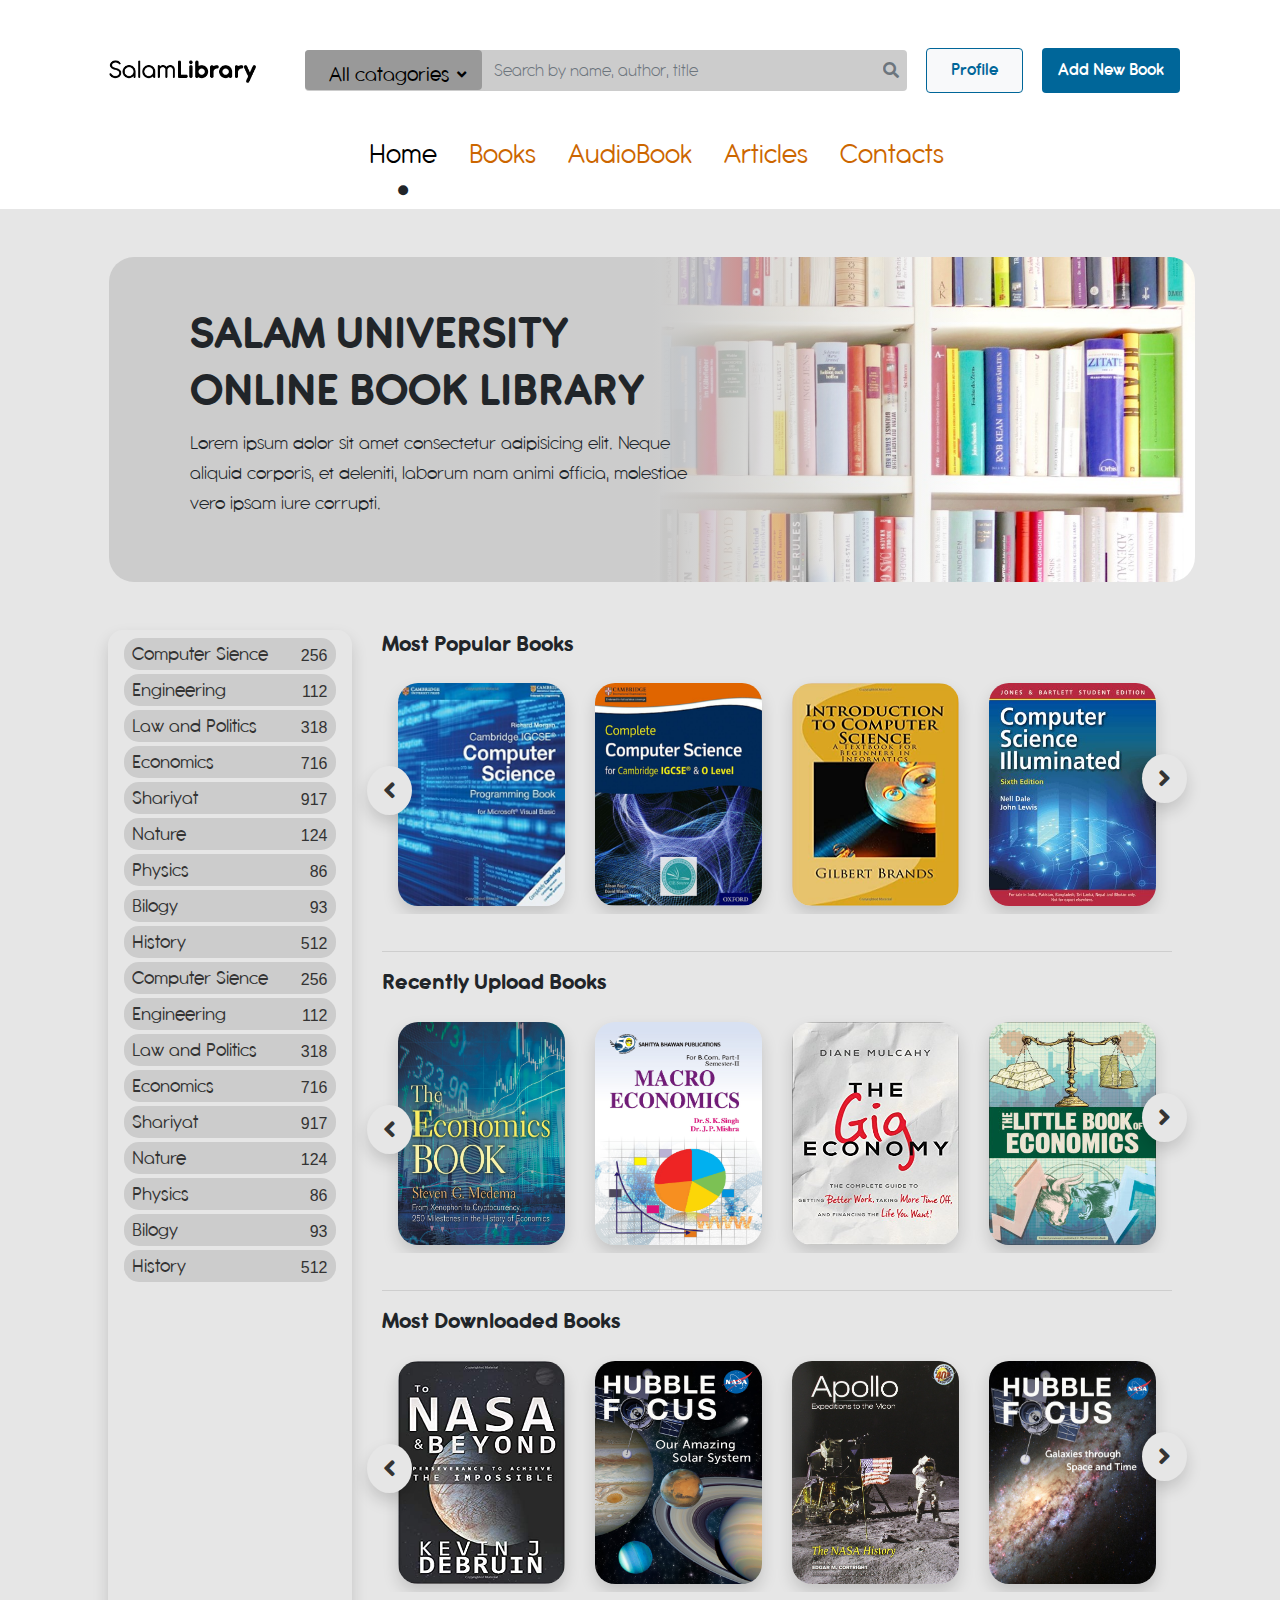
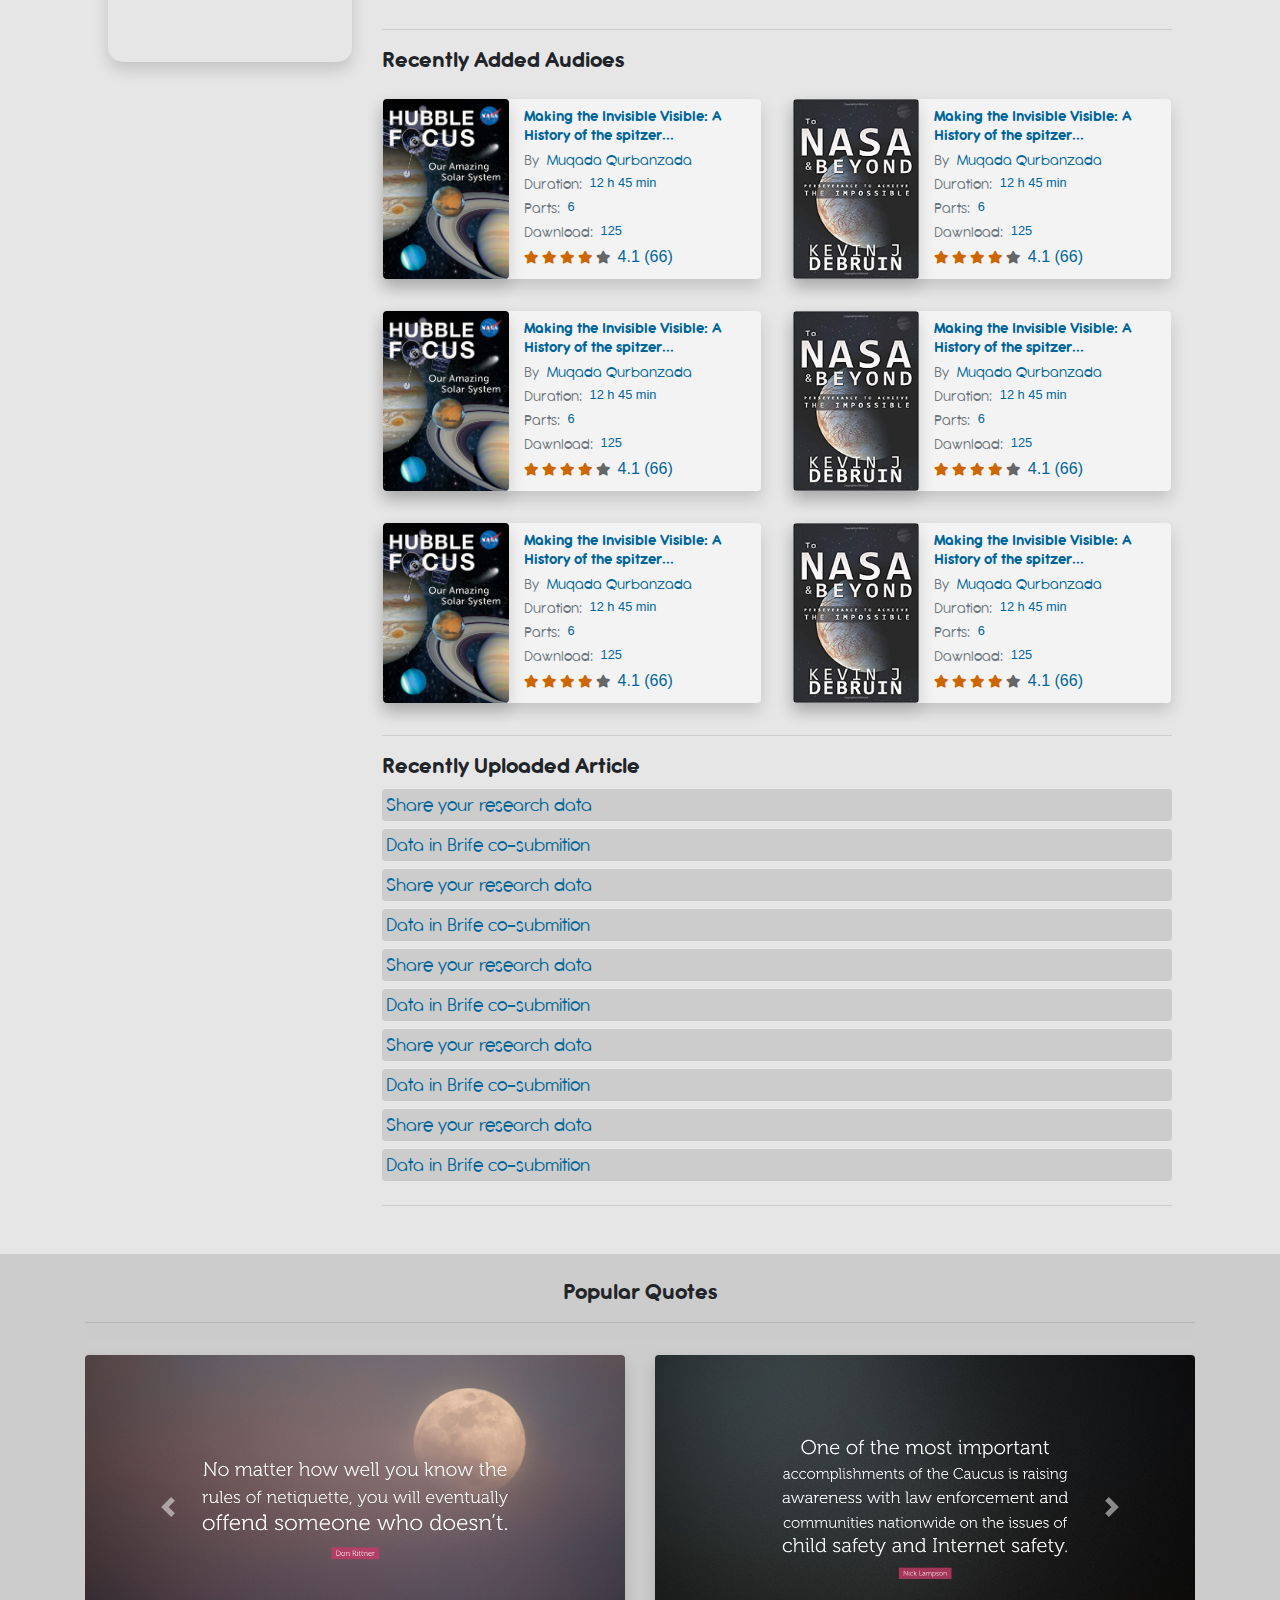
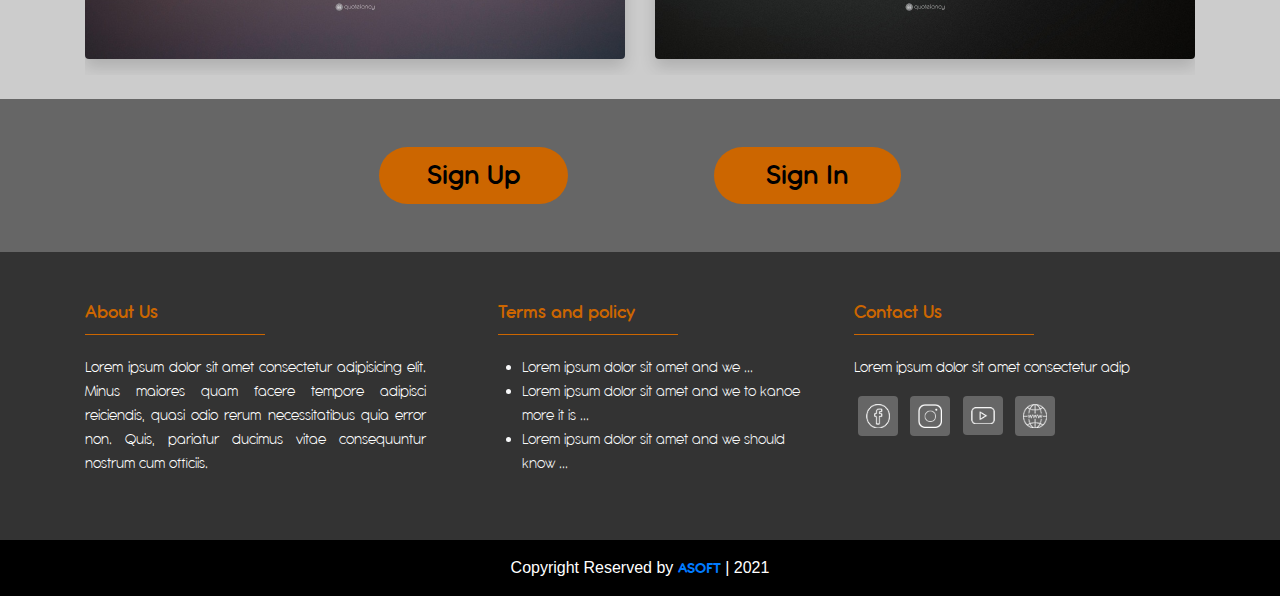
<file: index.html>
<!DOCTYPE html>
<html lang="en">

<head>
    <meta charset="UTF-8">
    <meta name="viewport" content="width=device-width, initial-scale=1.0">
    <title>Online Library </title>

    <link rel="stylesheet" href="https://cdn.jsdelivr.net/npm/bootstrap@4.3.1/dist/css/bootstrap.min.css" integrity="sha384-ggOyR0iXCbMQv3Xipma34MD+dH/1fQ784/j6cY/iJTQUOhcWr7x9JvoRxT2MZw1T" crossorigin="anonymous">
<script src="https://cdn.jsdelivr.net/npm/bootstrap@4.3.1/dist/js/bootstrap.min.js" integrity="sha384-JjSmVgyd0p3pXB1rRibZUAYoIIy6OrQ6VrjIEaFf/nJGzIxFDsf4x0xIM+B07jRM" crossorigin="anonymous"></script>


    <link href='https://stackpath.bootstrapcdn.com/bootstrap/4.4.1/css/bootstrap.min.css'>
    <link rel="icon" href="images/Logo .png">
    <link rel="stylesheet" href="css/style.css">
    <link rel="stylesheet" href="css/fontawesome-free-5.11.2-web/css/all.min.css">
    <link rel="stylesheet" href="css/bootstrap-4.3.1-dist/css/bootstrap.min.css">
</head>

<body>
    <header>
        <div class="container  mt-5 ">
            <div class="row align-items-center w-100 mt-3 mt-lg-0 mt-md-0 pl-3">
                <div class="col-lg-9 w-100 pr-0 d-flex">
                    <a class="navbar-brand  text--five ml-2 mr-0 d-none d-lg-block " href="./index.html"><img src="images/Logo .png" class="w-75" alt=""></a>
                    <div class="bg--four d-flex  rounded   w-100 ">
                        <div class="dropdown bg--three rounded " style="width: 250px !important; height: 40px !important;">
                            <a class="nav-link text--five ml-lg-3 d-flex align-items-center pl-2 px-0 An_trial " style="font-size: 22px !important;" href="#" id="navbarDropdown" role="button" data-toggle="dropdown" aria-haspopup="true" aria-expanded="false">All catagories <i class="fa fa-angle-down ml-lg-2 ml-2  " style="font-size: 15px;"></i></a>
                            <div class="dropdown-menu border-0 shadow bg--three text--five" aria-labelledby="navbarDropdown">
                                <a class="dropdown-item" href="#">BCS</a>
                                <a class="dropdown-item" href="#">BBA</a>
                                <a class="dropdown-item" href="#">ENG</a>
                            </div>
                        </div>
                        <div class="input-group rounded  d-flex align-items-center w-100 ">
                            <input type="text" class="form-control border-0 bg--four An_light py-0" style="font-size: 18px;" id="inlineFormInputGroupUsername2" placeholder="Search by name, author, title">
                            <div class="input-group-addon  border-0  pr-2"><a href="#" class="my-auto"><i class="fas fa-search text-muted"></i></a></div>
                        </div>
                    </div>
                </div>
                <div class="col-lg-3  pr-0 ">
                    <div class="d-flex  w-100 mt-3 mt-lg-0  justify-content-between justify-content-lg-start  ">
                        <!-- Sign up button
                             <a href="./sign.html"><button class="btn btn-primary bg--one border-0 py-2 px-3  ml-lg-2 ml-md-2 An_Dm_bold" style="font-size: 18px;">Sign up</button></a>
                       -->

                        <a href="./profile.html" class="nav-link m-0 p-0"><button class="bg-light text--two rounded  py-2 px-4  ml-lg-1 ml-md-2 An_Dm_bold" style="font-size: 18px; border: 1.5px solid #006699 !important;">Profile</button></a>

                        <!-- Button trigger modal -->
                        <button type="button" class="btn ml-auto btn-primary bg--two border-0 py-2 ml-4 px-3 An_Dm_bold" style="font-size: 18px;" data-toggle="modal" data-target="#exampleModal1">Add New Book</button>
                        <!-- Modal -->
                        <div class="modal fade  bg--opcity pr-0  " id="exampleModal1" tabindex="-1" role="dialog" aria-labelledby="exampleModalLabel" aria-hidden="true">
                            <div class="modal-dialog  " style=" max-width: 800px !important;" role="document">
                                <div class="modal-content p-0 border-0">
                                    <div class="modal-header text-center  bg--two align-items-center border-0 py-2 ">
                                        <h4 class=" mb-0 text-white text-center w-100 an_bold pt-2" id="exampleModalLabel">Add New Book </h5>

                                            <a href=""><i class="fa fa-window-close text-white" data-dismiss="modal"></i></a>
                                    </div>
                                    <div class="modal-body bg--four rounded">
                                        <form class="px-4">
                                            <div class="form-group">
                                                <label for="exampleInputEmail1"><b class="an_bold">Book Full Name <span class="text-danger">*</span></b></label>
                                                <textarea class="form-control  shadow rounded" placeholder="Book Full Name" id="exampleFormControlTextarea1" rows="2"></textarea>
                                            </div>
                                            <div class="form-group">
                                                <label for="exampleInputEmail1"><b  class="an_bold">Author <span class="text-danger">*</span></b></label>
                                                <input type="text" class="form-control  shadow rounded" id="exampleInputEmail1" aria-describedby="emailHelp" placeholder="Author Full Name">
                                            </div>
                                            <div class="form-group row  mx-0 ">
                                                <div class="col-lg-6 col-md-6 col-sm-12 col-12 pr-lg-5 p-0">
                                                    <label for="exampleInputEmail1"><b  class="an_bold">Number of pages and sessions <span class="text-danger">*</span></b></label>
                                                    <div class="row mx-0">
                                                        <div class="bg-light p-2 rounded shadow d-flex w-100 ">
                                                            <div class="d-flex align-items-center w-100 ">

                                                                <input type="number" class="form-control form-control-sm  bg--four  " id="exampleInputEmail1" aria-describedby="emailHelp" placeholder="0 ... ">
                                                                <label for="exampleInputEmail1" class="mb-0 mx-1 pr-3 ">Pages</label>
                                                            </div>
                                                            <div class="d-flex align-items-center w-100  ">
                                                                <input type="number" class="form-control form-control-sm  bg--four  " id="exampleInputEmail1" aria-describedby="emailHelp" placeholder="0 ...">
                                                                <label for="exampleInputEmail1" class="mb-0 mx-1">sessions</label>
                                                            </div>
                                                        </div>
                                                    </div>
                                                </div>
                                                <div class="col-lg-3 col-md-3 col-sm-6 col-6 pl-0 pr-lg-5 mt-3 mt-lg-0 mt-md-0">
                                                    <label for="exampleInputEmail1"><b  class="an_bold">Edition <span class="text-danger">*</span></b></label>
                                                    <div class="row mx-0">
                                                        <div class="bg-light p-2 rounded shadow d-flex">
                                                            <div class="d-flex align-items-center ">
                                                                <input type="number" class="form-control form-control-sm  bg--four w-100 " id="exampleInputEmail1" aria-describedby="emailHelp" placeholder="0 ... ">
                                                                <label for="exampleInputEmail1" class="mb-0 mx-1">th</label>
                                                            </div>

                                                        </div>
                                                    </div>
                                                </div>
                                                <div class="col-lg-3 col-md-3 col-sm-6 col-6 pl-0 pr-lg-5 pr-0 mt-3 mt-lg-0 mt-md-0 "> <label for="exampleInputEmail1"><b  class="an_bold">Year of publish <span class="text-danger">*</span></b></label>

                                                    <div class="bg-light p-2 rounded shadow w-100">
                                                        <div class="d-flex align-items-center ">
                                                            <input type="number" class="form-control form-control-sm  bg--four w-100 " id="exampleInputEmail1" aria-describedby="emailHelp" placeholder="0 ... ">
                                                        </div>
                                                    </div>
                                                </div>
                                            </div>
                                            <div class="form-group">
                                                <label for="exampleInputEmail1"><b  class="an_bold">About Author</b></label>
                                                <textarea class="form-control form-control-sm rounded shadow" placeholder="Example: waris jan please add a simple sentance here to ...." id="exampleFormControlTextarea1" rows="6"></textarea>
                                                <div class="text-right pr-3 pt-2 text-muted">
                                                    <h6>0/1000</h6>
                                                </div>
                                            </div>
                                            <div class="form-group">
                                                <label for="exampleInputEmail1"><b  class="an_bold">About Book </b></label>
                                                <textarea class="form-control form-control-sm rounded shadow" placeholder="Example: waris jan please add a simple sentance here to ...." id="exampleFormControlTextarea1" rows="6"></textarea>
                                                <div class="text-right pr-3 pt-2 text-muted">
                                                    <h6>0/1000</h6>
                                                </div>
                                            </div>
                                            <div class="form-group w-25">
                                                <label for="exampleFormControlSelect1"><b  class="an_bold">Department <span class="text-danger">*</span></b></label>
                                                <select class="form-control" id="exampleFormControlSelect1">
                                                  <option>Computer Sience</option>
                                                  <option>Engineering</option>
                                                  <option>BBA</option>
                                                </select>
                                            </div>
                                            <div class="form-group mt-3">
                                                <label for="exampleInputEmail1"><b  class="an_bold">Catagories <span class="text-danger">*</span></b> <small>(Minimum 1 and Muximum 5)</small></label>
                                                <div class=" p-4 bg-white shadow rounded row mx-0">
                                                    <a href="#" class="bg--four px-2 rounded  nav-link py-1 text--seven m-1 An_trial ">CyberSecurity</a>
                                                    <a href="#" class="bg--four px-2 rounded  nav-link py-1 text--seven m-1 An_trial">IT</a>
                                                    <a href="#" class="bg--two  px-2 rounded  nav-link py-1 text-white m-1 An_trial">Programing</a>
                                                    <a href="#" class="bg--four px-2 rounded  nav-link py-1 text--seven m-1 An_trial">Sychology</a>
                                                    <a href="#" class="bg--four px-2 rounded  nav-link py-1 text--seven m-1 An_trial">History</a>
                                                    <a href="#" class="bg--four px-2 rounded  nav-link py-1 text--seven m-1 An_trial">Calture</a>
                                                    <a href="#" class="bg--four px-2 rounded  nav-link py-1 text--seven m-1 An_trial">life</a>
                                                    <a href="#" class="bg--two  px-2 rounded  nav-link py-1 text-white m-1 An_trial">Engineering</a>
                                                    <a href="#" class="bg--four px-2 rounded  nav-link py-1 text--seven m-1 An_trial">CyberSecurity</a>
                                                    <a href="#" class="bg--four px-2 rounded  nav-link py-1 text--seven m-1 An_trial">IT</a>
                                                    <a href="#" class="bg--four px-2 rounded  nav-link py-1 text--seven m-1 An_trial">Programing</a>
                                                    <a href="#" class="bg--four px-2 rounded  nav-link py-1 text--seven m-1 An_trial">Sychology</a>
                                                    <a href="#" class="bg--four px-2 rounded  nav-link py-1 text--seven m-1 An_trial">History</a>
                                                    <a href="#" class="bg--four px-2 rounded  nav-link py-1 text--seven m-1 An_trial">Calture</a>
                                                    <a href="#" class="bg--four px-2 rounded  nav-link py-1 text--seven m-1 An_trial">life</a>
                                                    <a href="#" class="bg--four px-2 rounded  nav-link py-1 text--seven m-1 An_trial">Engineering</a>
                                                    <a href="#" class="bg--four px-2 rounded  nav-link py-1 text--seven m-1 An_trial">CyberSecurity</a>
                                                    <a href="#" class="bg--four px-2 rounded  nav-link py-1 text--seven m-1 An_trial">IT</a>
                                                    <a href="#" class="bg--four px-2 rounded  nav-link py-1 text--seven m-1 An_trial">Programing</a>
                                                    <a href="#" class="bg--four px-2 rounded  nav-link py-1 text--seven m-1 An_trial">Sychology</a>
                                                    <a href="#" class="bg--four px-2 rounded  nav-link py-1 text--seven m-1 An_trial">History</a>
                                                    <a href="#" class="bg--four px-2 rounded  nav-link py-1 text--seven m-1 An_trial">Calture</a>
                                                    <a href="#" class="bg--four px-2 rounded  nav-link py-1 text--seven m-1 An_trial">life</a>
                                                    <a href="#" class="bg--four px-2 rounded  nav-link py-1 text--seven m-1 An_trial">Engineering</a>
                                                    <a href="#" class="bg--four px-2 rounded  nav-link py-1 text--seven m-1 An_trial">CyberSecurity</a>
                                                    <a href="#" class="bg--four px-2 rounded  nav-link py-1 text--seven m-1 An_trial">IT</a>
                                                    <a href="#" class="bg--four px-2 rounded  nav-link py-1 text--seven m-1 An_trial">Programing</a>
                                                    <a href="#" class="bg--four px-2 rounded  nav-link py-1 text--seven m-1 An_trial">Sychology</a>
                                                    <a href="#" class="bg--four px-2 rounded  nav-link py-1 text--seven m-1 An_trial">History</a>
                                                    <a href="#" class="bg--four px-2 rounded  nav-link py-1 text--seven m-1 An_trial">Calture</a>
                                                    <a href="#" class="bg--four px-2 rounded  nav-link py-1 text--seven m-1 An_trial">life</a>
                                                    <a href="#" class="bg--four px-2 rounded  nav-link py-1 text--seven m-1 An_trial">Engineering</a>
                                                </div>
                                                <div class="text-right pr-3 pt-2 text-muted">
                                                    <h6>2/5</h6>
                                                </div>
                                            </div>
                                            <div class="form-group w-75">
                                                <label for="exampleFormControlFile1"><b  class="an_bold">Book</b> <small>(pdf file)</small></label>

                                                <div class="w-100 d-flex align-items-center">
                                                    <label class="custom-file border-0 shadow rounded small bg--two mr-3 text-white w-25 text-center pb-0 pt-1 " style="
                                                    cursor: pointer;
                                                ">Upload 
                                                        <input type="file" id="file2" class="custom-file-input">
                                                        <span class="custom-file-control"></span>
                                                      </label>
                                                    <small>*Note: File size should not be more then 60 MB</small>
                                                </div>
                                                <label for="exampleFormControlFile1" class="mt-3">Uploaded: file name which is Uploaded</label>
                                                <div class="d-flex">
                                                    <a href="#" class="text--two nav-link p-0">View</a>
                                                    <a href="#" class="ml-3 text-danger nav-link p-0 ">Delete</a>
                                                </div>
                                            </div>

                                            <div class="form-group w-75 mt-4">
                                                <label for="exampleFormControlFile1"><b class="an_bold">Cover</b> <small>(Jpg, Png, Pdf)</small></label>

                                                <div class="w-100 d-flex align-items-center">
                                                    <label class="custom-file border-0 shadow rounded small bg--two mr-3 text-white w-25 text-center pb-0 pt-1 " style="
                                                    cursor: pointer;
                                                ">Upload 
                                                        <input type="file" id="file2" class="custom-file-input">
                                                        <span class="custom-file-control"></span>
                                                      </label>
                                                    <small>*Note: File size should be between 500 KB and 2 MB</small>
                                                </div>
                                                <label for="exampleFormControlFile1" class="mt-3">Uploaded: file name which is Uploaded</label>
                                                <div>
                                                    <img src="images/book 1.png" class="w-25 rounded shadow" alt="">
                                                </div>
                                                <a href="#" class="mt-2 text-danger nav-link p-0 ">Delete</a>
                                            </div>
                                            <div class="row ml-auto w-100 justify-content-end mr-5 mt-3">
                                                <button type="button" class="btn btn-primary bg--two border-0  px-5 py-1 btn-sm ">Finsh</button>
                                            </div>

                                        </form>
                                    </div>
                                </div>
                            </div>
                        </div>
                        <!-- End Modal -->
                    </div>
                </div>
            </div>
        </div>
        <div class="container">
            <nav class="navbar navbar-expand-lg navbar-light mt-4 ">
                <a class="navbar-brand mr-4 d-lg-none" href="./index.html"><img src="images/Logo .png" class="w-75" alt=""></a>
                <button class="navbar-toggler" type="button" data-toggle="collapse" data-target="#navbarSupportedContent" aria-controls="navbarSupportedContent" aria-expanded="false" aria-label="Toggle navigation">
                  <span class="navbar-toggler-icon"></span>
                </button>
                <div class="collapse navbar-collapse   ml-lg-4 pl-lg-2 " id="navbarSupportedContent">
                    <ul class="navbar-nav mx-auto">
                        <li class="nav-item mx-2 text-center">
                            <a class="nav-link text--five pb-0 An_trial" href="./.index.html" style="font-size: 29px; ">Home</a>
                            <small><small><span class="fa fa-circle  "></span></small></small>
                        </li>
                        <li class="nav-item mx-2 text-center">
                            <a class="nav-link text--one An_trial pb-0" style="font-size: 29px; " href="./books.html">Books </a>
                        </li>
                        <li class="nav-item mx-2 text-center">
                            <a class="nav-link text--one An_trial pb-0" style="font-size: 29px;" href="./audio.html">AudioBook </a>
                        </li>
                        <li class="nav-item mx-2 text-center">
                            <a class="nav-link text--one An_trial pb-0" style="font-size: 29px; " href="./articles.html">Articles</a>
                        </li>
                       
                        <li class="nav-item mx-2 text-center">
                            <a class="nav-link text--one An_trial pb-0" style="font-size: 29px;" href="./contact.html">Contacts</a>
                        </li>

                    </ul>
                </div>
            </nav>
        </div>
    </header>
    <section class="pt-5 bg--eight">
        <div class="container ">
            <div class="bg ml-lg-4 ">
                <div class="row pl-5 ">
                    <div class="col-lg-7 col-md-8 col-sm-10 col-12 p-5 ">
                        <h2 class="an_bold" style="font-size: 48px;"><b>SALAM UNIVERSITY ONLINE BOOK LIBRARY</b></h2>
                        <p class="An_light" style="font-size: 20px !important;">Lorem ipsum dolor sit amet consectetur adipisicing elit. Neque aliquid corporis, et deleniti, laborum nam animi officia, molestiae vero ipsam iure corrupti.</p>
                    </div>
                </div>
            </div>
        </div>
    </section>
    <section class=" py-5 bg--eight ">
        <div class="container  ">
            <div class="row mx-2">
                <div class="col-lg-3 col-md-3 col-12 col-12  ">
                    <div class=" px-3 pt-2 shadow " style="border-radius: 15px;    padding-bottom: 380px; ">
                        <a href="./books.html" class="text--seven nav-link p-0">
                            <div class="bg--four px-2 py-0 d-flex justify-content-between align-items-center" style="border-radius: 15px;">
                                <h5 class="py-1 pb-0 mb-0 text--seven An_trial">Computer Sience</h5>
                                <h5 class="py-1 pb-0 mb-0"><small>256</small></h5>
                            </div>
                        </a>
                        <a href="./books.html" class="text--seven nav-link p-0">
                            <div class="bg--four mt-1 px-2 d-flex justify-content-between align-items-center" style="border-radius: 15px;">
                                <h5 class="py-1 pb-0 mb-0 text--seven An_trial">Engineering</h5>
                                <h5 class="py-1 pb-0 mb-0"><small>112</small></h5>
                            </div>
                        </a>
                        <a href="./books.html" class="text--seven nav-link p-0">
                            <div class="bg--four mt-1 px-2 d-flex justify-content-between align-items-center" style="border-radius: 15px;">
                                <h5 class="py-1 pb-0 mb-0 text--seven An_trial">Law and Politics</h5>
                                <h5 class="py-1 pb-0 mb-0"><small>318</small></h5>
                            </div>
                        </a>
                        <a href="./books.html" class="text--seven nav-link p-0">
                            <div class="bg--four mt-1 px-2 d-flex justify-content-between align-items-center" style="border-radius: 15px;">
                                <h5 class="py-1 pb-0 mb-0 text--seven An_trial">Economics</h5>
                                <h5 class="py-1 pb-0 mb-0"><small>716</small></h5>
                            </div>
                        </a>
                        <a href="./books.html" class="text--seven nav-link p-0">
                            <div class="bg--four mt-1 px-2 d-flex justify-content-between align-items-center" style="border-radius: 15px;">
                                <h5 class="py-1 pb-0 mb-0 text--seven An_trial">Shariyat</h5>
                                <h5 class="py-1 pb-0 mb-0"><small>917</small></h5>
                            </div>
                        </a>
                        <a href="./books.html" class="text--seven nav-link p-0">
                            <div class="bg--four mt-1 px-2 d-flex justify-content-between align-items-center" style="border-radius: 15px;">
                                <h5 class="py-1 pb-0 mb-0 text--seven An_trial">Nature</h5>
                                <h5 class="py-1 pb-0 mb-0"><small>124</small></h5>
                            </div>
                        </a>
                        <a href="./books.html" class="text--seven nav-link p-0">
                            <div class="bg--four mt-1 px-2 d-flex justify-content-between align-items-center" style="border-radius: 15px;">
                                <h5 class="py-1 pb-0 mb-0 text--seven An_trial">Physics</h5>
                                <h5 class="py-1 pb-0 mb-0"><small>86</small></h5>
                            </div>
                        </a>
                        <a href="./books.html" class="text--seven nav-link p-0">
                            <div class="bg--four mt-1 px-2 d-flex justify-content-between align-items-center" style="border-radius: 15px;">
                                <h5 class="py-1 pb-0 mb-0 text--seven An_trial">Bilogy</h5>
                                <h5 class="py-1 pb-0 mb-0"><small>93</small></h5>
                            </div>
                        </a>
                        <a href="./books.html" class="text--seven nav-link p-0">
                            <div class="bg--four mt-1 px-2 d-flex justify-content-between align-items-center" style="border-radius: 15px;">
                                <h5 class="py-1 pb-0 mb-0 text--seven An_trial">History</h5>
                                <h5 class="py-1 pb-0 mb-0"><small>512</small></h5>
                            </div>
                        </a>
                        <a href="./books.html" class="text--seven nav-link p-0">
                            <div class="bg--four px-2 mt-1 py-0 d-flex justify-content-between align-items-center" style="border-radius: 15px;">
                                <h5 class="py-1 pb-0 mb-0 text--seven An_trial">Computer Sience</h5>
                                <h5 class="py-1 pb-0 mb-0"><small>256</small></h5>
                            </div>
                        </a>
                        <a href="./books.html" class="text--seven nav-link p-0">
                            <div class="bg--four mt-1 px-2 d-flex justify-content-between align-items-center" style="border-radius: 15px;">
                                <h5 class="py-1 pb-0 mb-0 text--seven An_trial">Engineering</h5>
                                <h5 class="py-1 pb-0 mb-0"><small>112</small></h5>
                            </div>
                        </a>
                        <a href="./books.html" class="text--seven nav-link p-0">
                            <div class="bg--four mt-1 px-2 d-flex justify-content-between align-items-center" style="border-radius: 15px;">
                                <h5 class="py-1 pb-0 mb-0 text--seven An_trial">Law and Politics</h5>
                                <h5 class="py-1 pb-0 mb-0"><small>318</small></h5>
                            </div>
                        </a>
                        <a href="./books.html" class="text--seven nav-link p-0">
                            <div class="bg--four mt-1 px-2 d-flex justify-content-between align-items-center" style="border-radius: 15px;">
                                <h5 class="py-1 pb-0 mb-0 text--seven An_trial">Economics</h5>
                                <h5 class="py-1 pb-0 mb-0"><small>716</small></h5>
                            </div>
                        </a>
                        <a href="./books.html" class="text--seven nav-link p-0">
                            <div class="bg--four mt-1 px-2 d-flex justify-content-between align-items-center" style="border-radius: 15px;">
                                <h5 class="py-1 pb-0 mb-0 text--seven An_trial">Shariyat</h5>
                                <h5 class="py-1 pb-0 mb-0"><small>917</small></h5>
                            </div>
                        </a>
                        <a href="./books.html" class="text--seven nav-link p-0">
                            <div class="bg--four mt-1 px-2 d-flex justify-content-between align-items-center" style="border-radius: 15px;">
                                <h5 class="py-1 pb-0 mb-0 text--seven An_trial">Nature</h5>
                                <h5 class="py-1 pb-0 mb-0"><small>124</small></h5>
                            </div>
                        </a>
                        <a href="./books.html" class="text--seven nav-link p-0">
                            <div class="bg--four mt-1 px-2 d-flex justify-content-between align-items-center" style="border-radius: 15px;">
                                <h5 class="py-1 pb-0 mb-0 text--seven An_trial">Physics</h5>
                                <h5 class="py-1 pb-0 mb-0"><small>86</small></h5>
                            </div>
                        </a>
                        <a href="./books.html" class="text--seven nav-link p-0">
                            <div class="bg--four mt-1 px-2 d-flex justify-content-between align-items-center" style="border-radius: 15px;">
                                <h5 class="py-1 pb-0 mb-0 text--seven An_trial">Bilogy</h5>
                                <h5 class="py-1 pb-0 mb-0"><small>93</small></h5>
                            </div>
                        </a>
                        <a href="./books.html" class="text--seven nav-link p-0">
                            <div class=" bg--four mt-1 px-2 d-flex justify-content-between align-items-center" style="border-radius: 15px;">
                                <h5 class="py-1 pb-0 mb-0 text--seven An_trial">History</h5>
                                <h5 class="py-1 pb-0 mb-0"><small>512</small></h5>
                            </div>
                        </a>
                    </div>
                </div>
                <div class="col-lg-9 col-md-9 col-sm-12 col-12 mt-5 mt-lg-0 mt-md-0 ">
                    <div>
                        <h4 class="an_bold">Most Popular Books</h4>
                    </div>
                    <div class="row ">
                        <a href="#" class="text--seven ">
                            <div class="bg--eight px-3 py-2 rounded-circle  shadow" style="position: relative; height: fit-content ; z-index: 1; top: 100px !important;">
                                <small><i class="fa fa-angle-left fa-2x p-0 m-0  mt-1"></i></small>
                            </div>
                        </a>
                        <div class="d-flex py-2 mx-3" style="overflow-x: scroll; margin-top: -40px !important; margin-bottom: -60px !important;">
                            <div class="col-lg-3 col-md-5 col-sm-6 col-6 ">
                                <div class="product-item-wrap">
                                    <div class="product-item position-relative">
                                        <img src="images/book 1.png" alt="" class="img-fluid w-100  shadow" style="border-radius: 20px; height:223px !important;">
                                        <div class="product-img-hover pt-5">
                                            <ul class=" list-inline text-center pl-2 ">
                                                <a href="BookViewPage.html"><button class="btn--outline--secondary px-4 pt-1 pb-0 an_bold " style="font-size: 18px;" ><b>View</b></button></a>
                                                <h5 class="mt-2 text-white text-left an_bold">Book's Full Name Here</h6>
                                            </ul>
                                        </div>
                                    </div>
                                </div>
                            </div>
                            <div class="col-lg-3 col-md-5 col-sm-6 col-6  ">
                                <div class="product-item-wrap ">
                                    <div class="product-item position-relative">
                                        <img src="images/book 2.png" alt="" class="img-fluid w-100  shadow" style="border-radius: 20px; height:223px !important;">
                                        <div class="product-img-hover pt-5">
                                            <ul class=" list-inline text-center pl-2 ">
                                                <a href="BookViewPage.html"><button class="btn--outline--secondary px-4 pt-1 pb-0 an_bold " style="font-size: 18px;" ><b>View</b></button></a>
                                                <h5 class="mt-2 text-white text-left an_bold">Book's Full Name Here</h6>
                                            </ul>
                                        </div>
                                    </div>
                                </div>
                            </div>
                            <div class="col-lg-3 col-md-5 col-sm-6 col-6 ">
                                <div class="product-item-wrap ">
                                    <div class="product-item position-relative">
                                        <img src="images/book 3.jpg" alt="" class="img-fluid w-100  shadow" style="border-radius: 20px; height:223px !important;">
                                        <div class="product-img-hover pt-5">
                                            <ul class=" list-inline text-center pl-2 ">
                                                <a href="BookViewPage.html"><button class="btn--outline--secondary px-4 pt-1 pb-0 an_bold " style="font-size: 18px;" ><b>View</b></button></a>
                                                <h5 class="mt-2 text-white text-left an_bold">Book's Full Name Here</h6>
                                            </ul>
                                        </div>
                                    </div>
                                </div>
                            </div>
                            <div class="col-lg-3 col-md-5 col-sm-6 col-6  ">
                                <div class="product-item-wrap ">
                                    <div class="product-item position-relative">
                                        <img src="images/book 4.jpg" alt="" class="img-fluid w-100  shadow" style="border-radius: 20px; height:223px !important;">
                                        <div class="product-img-hover pt-5">
                                            <ul class=" list-inline text-center pl-2 ">
                                                <a href="BookViewPage.html"><button class="btn--outline--secondary px-4 pt-1 pb-0 an_bold " style="font-size: 18px;" ><b>View</b></button></a>
                                                <h5 class="mt-2 text-white text-left an_bold">Book's Full Name Here</h6>
                                            </ul>
                                        </div>
                                    </div>
                                </div>
                            </div>
                            <div class="col-lg-3 col-md-5 col-sm-6 col-6  ">
                                <div class="product-item-wrap ">
                                    <div class="product-item position-relative">
                                        <img src="images/book 4.jpg" alt="" class="img-fluid w-100  shadow" style="border-radius: 20px; height:223px !important;">
                                        <div class="product-img-hover pt-5">
                                            <ul class=" list-inline text-center pl-2 ">
                                                <a href="BookViewPage.html"><button class="btn--outline--secondary px-4 pt-1 pb-0 an_bold " style="font-size: 18px;" ><b>View</b></button></a>
                                                <h5 class="mt-2 text-white text-left an_bold">Book's Full Name Here</h6>
                                            </ul>
                                        </div>
                                    </div>
                                </div>
                            </div>
                        </div>
                        <a href="#" class="text--seven  ml-auto">
                            <div class="bg--eight px-3 py-2 rounded-circle shadow " style="position: relative; height: fit-content ; z-index: 1; top: -100px !important;">
                                <small><i class="fa fa-angle-right fa-2x p-0 m-0 mt-1 "></i></small>
                            </div>
                        </a>
                    </div>
                    <div>
                        <hr class="mt-5 ">
                        <h4 class="an_bold">Recently Upload Books</h4>
                    </div>
                    <div class="row  ">
                        <a href="#" class="text--seven ">
                            <div class="bg--eight px-3 py-2 rounded-circle shadow" style="position: relative; height: fit-content ; z-index: 1; top: 100px !important;">
                                <small><i class="fa fa-angle-left fa-2x p-0 m-0 mt-1 "></i></small>
                            </div>
                        </a>
                        <div class="d-flex py-2 mx-3" style="overflow-x: scroll; margin-top: -40px !important; margin-bottom: -60px !important;">
                            <div class="col-lg-3 col-md-5 col-sm-6 col-6 ">
                                <div class="product-item-wrap">
                                    <div class="product-item position-relative">
                                        <img src="images/economic book.jpg" alt="" class="img-fluid w-100  shadow" style="border-radius: 20px; height:223px !important;">
                                        <div class="product-img-hover pt-5">
                                            <ul class=" list-inline text-center pl-2 ">
                                                <a href="BookViewPage.html"><button class="btn--outline--secondary px-4 pt-1 pb-0 an_bold " style="font-size: 18px;" ><b>View</b></button></a>
                                                <h5 class="mt-2 text-white text-left an_bold">Book's Full Name Here</h6>
                                            </ul>
                                        </div>
                                    </div>
                                </div>
                            </div>
                            <div class="col-lg-3 col-md-5 col-sm-6 col-6 ">
                                <div class="product-item-wrap ">
                                    <div class="product-item position-relative">
                                        <img src="images/economic book1.jpg" alt="" class="img-fluid w-100  shadow" style="border-radius: 20px; height:223px !important;">
                                        <div class="product-img-hover pt-5">
                                            <ul class=" list-inline text-center pl-2 ">
                                                <a href="BookViewPage.html"><button class="btn--outline--secondary px-4 pt-1 pb-0 an_bold " style="font-size: 18px;" ><b>View</b></button></a>
                                                <h5 class="mt-2 text-white text-left an_bold">Book's Full Name Here</h6>
                                            </ul>
                                        </div>
                                    </div>
                                </div>
                            </div>
                            <div class="col-lg-3 col-md-5 col-sm-6 col-6 ">
                                <div class="product-item-wrap ">
                                    <div class="product-item position-relative">
                                        <img src="images/economy book.jpg" alt="" class="img-fluid w-100  shadow" style="border-radius: 20px; height:223px !important;">
                                        <div class="product-img-hover pt-5">
                                            <ul class=" list-inline text-center pl-2 ">
                                                <a href="BookViewPage.html"><button class="btn--outline--secondary px-4 pt-1 pb-0 an_bold " style="font-size: 18px;" ><b>View</b></button></a>
                                                <h5 class="mt-2 text-white text-left an_bold">Book's Full Name Here</h6>
                                            </ul>
                                        </div>
                                    </div>
                                </div>
                            </div>
                            <div class="col-lg-3 col-md-5 col-sm-6 col-6  ">
                                <div class="product-item-wrap ">
                                    <div class="product-item position-relative">
                                        <img src="images/law book 3.jpg" alt="" class="img-fluid w-100  shadow" style="border-radius: 20px; height:223px !important;">
                                        <div class="product-img-hover pt-5">
                                            <ul class=" list-inline text-center pl-2 ">
                                                <a href="BookViewPage.html"><button class="btn--outline--secondary px-4 pt-1 pb-0 an_bold " style="font-size: 18px;" ><b>View</b></button></a>
                                                <h5 class="mt-2 text-white text-left an_bold">Book's Full Name Here</h6>
                                            </ul>
                                        </div>
                                    </div>
                                </div>
                            </div>
                            <div class="col-lg-3 col-md-5 col-sm-6 col-6  ">
                                <div class="product-item-wrap ">
                                    <div class="product-item position-relative">
                                        <img src="images/book 4.jpg" alt="" class="img-fluid w-100  shadow" style="border-radius: 20px; height:223px !important;">
                                        <div class="product-img-hover pt-5">
                                            <ul class=" list-inline text-center pl-2 ">
                                                <a href="BookViewPage.html"><button class="btn--outline--secondary px-4 pt-1 pb-0 an_bold " style="font-size: 18px;" ><b>View</b></button></a>
                                                <h5 class="mt-2 text-white text-left an_bold">Book's Full Name Here</h6>
                                            </ul>
                                        </div>
                                    </div>
                                </div>
                            </div>
                        </div>
                        <a href="#" class="text--seven  ml-auto">
                            <div class="bg--eight px-3 py-2 rounded-circle  shadow" style="position: relative; height: fit-content ; z-index: 1; top: -100px !important;">
                                <small><i class="fa fa-angle-right fa-2x p-0 m-0  mt-1"></i></small>
                            </div>
                        </a>
                    </div>
                    <div>
                        <hr class=" mt-5 ">
                        <h4 class="an_bold">Most Downloaded Books </h4>
                    </div>
                    <div class="row  ">
                        <a href="#" class="text--seven ">
                            <div class="bg--eight px-3 py-2 rounded-circle shadow " style="position: relative; height: fit-content ; z-index: 1; top: 100px !important;">
                                <small><i class="fa fa-angle-left fa-2x p-0 m-0 mt-1 "></i></small>
                            </div>
                        </a>
                        <div class="d-flex py-2 mx-3" style="overflow-x: scroll; margin-top: -40px !important; margin-bottom: -60px !important;">
                            <div class="col-lg-3 col-md-5 col-sm-6 col-6 ">
                                <div class="product-item-wrap">
                                    <div class="product-item position-relative">
                                        <img src="images/nasa 1.jpg" alt="" class="img-fluid w-100  shadow" style="border-radius: 20px; height:223px !important;">
                                        <div class="product-img-hover pt-5">
                                            <ul class=" list-inline text-center pl-2 ">
                                                <a href="BookViewPage.html"><button class="btn--outline--secondary px-4 pt-1 pb-0 an_bold " style="font-size: 18px;" ><b>View</b></button></a>
                                                <h5 class="mt-2 text-white text-left an_bold">Book's Full Name Here</h6>
                                            </ul>
                                        </div>
                                    </div>
                                </div>
                            </div>
                            <div class="col-lg-3 col-md-5 col-sm-6 col-6  ">
                                <div class="product-item-wrap ">
                                    <div class="product-item position-relative">
                                        <img src="images/nasa 2.jpeg" alt="" class="img-fluid w-100  shadow" style="border-radius: 20px; height:223px !important;">
                                        <div class="product-img-hover pt-5">
                                            <ul class=" list-inline text-center pl-2 ">
                                                <a href="BookViewPage.html"><button class="btn--outline--secondary px-4 pt-1 pb-0 an_bold " style="font-size: 18px;" ><b>View</b></button></a>
                                                <h5 class="mt-2 text-white text-left an_bold">Book's Full Name Here</h6>
                                            </ul>
                                        </div>
                                    </div>
                                </div>
                            </div>
                            <div class="col-lg-3 col-md-5 col-sm-6 col-6  ">
                                <div class="product-item-wrap ">
                                    <div class="product-item position-relative">
                                        <img src="images/nasa 3.jpg" alt="" class="img-fluid w-100  shadow" style="border-radius: 20px; height:223px !important;">
                                        <div class="product-img-hover pt-5">
                                            <ul class=" list-inline text-center pl-2 ">
                                                <a href="BookViewPage.html"><button class="btn--outline--secondary px-4 pt-1 pb-0 an_bold " style="font-size: 18px;" ><b>View</b></button></a>
                                                <h5 class="mt-2 text-white text-left an_bold">Book's Full Name Here</h6>
                                            </ul>
                                        </div>
                                    </div>
                                </div>
                            </div>
                            <div class="col-lg-3 col-md-5 col-sm-6 col-6 ">
                                <div class="product-item-wrap ">
                                    <div class="product-item position-relative">
                                        <img src="images/nasa 4.jpg" alt="" class="img-fluid w-100  shadow" style="border-radius: 20px; height:223px !important;">
                                        <div class="product-img-hover pt-5">
                                            <ul class=" list-inline text-center pl-2 ">
                                                <a href="BookViewPage.html"><button class="btn--outline--secondary px-4 pt-1 pb-0 an_bold " style="font-size: 18px;" ><b>View</b></button></a>
                                                <h5 class="mt-2 text-white text-left an_bold">Book's Full Name Here</h6>
                                            </ul>
                                        </div>
                                    </div>
                                </div>
                            </div>
                            <div class="col-lg-3 col-md-5 col-sm-6 col-6 ">
                                <div class="product-item-wrap ">
                                    <div class="product-item position-relative">
                                        <img src="images/nasa 5.jpg" alt="" class="img-fluid w-100  shadow" style="border-radius: 20px; height:223px !important;">
                                        <div class="product-img-hover pt-5">
                                            <ul class=" list-inline text-center pl-2 ">
                                                <a href="BookViewPage.html"><button class="btn--outline--secondary px-4 pt-1 pb-0 an_bold " style="font-size: 18px;" ><b>View</b></button></a>
                                                <h5 class="mt-2 text-white text-left an_bold">Book's Full Name Here</h6>
                                            </ul>
                                        </div>
                                    </div>
                                </div>
                            </div>
                        </div>
                        <a href="#" class="text--seven  ml-auto">
                            <div class="bg--eight px-3 py-2 rounded-circle shadow " style="position: relative; height: fit-content ; z-index: 1; top: -100px !important;">
                                <small><i class="fa fa-angle-right fa-2x p-0 m-0 mt-1 "></i></small>
                            </div>
                        </a>
                    </div>
                    <div>
                        <hr class=" mt-5 ">
                        <h4 class="an_bold mb-0 pb-0">Recently Added Audioes </h4>
                    </div>
                    <div class="row">
                        <div class="col-lg-6 col-md-12 col-sm-12 col-12 mt-4 mt-lg-3 ">
                            <a href="./AudioVievPage.html" class="nav-link ">
                                <div class="row shadow rounded " style="background-color:  rgb(243, 243, 243);">
                                    <div class="col-lg-4 col-md-6 col-sm-6 px-0 shadow ">
                                        <img src="images/nasa 2.jpeg" class=" rounded  w-100" style="height: 180px !important;" alt="">
                                    </div>
                                    <div class="col-lg-8 col-md-6 col-sm-6">
                                        <h6 class=" text--two mb-0 mt-2 an_bold"><b>Making the Invisible Visible: A History of the spitzer...</b></h6>
                                        <div class="d-flex mt-1">
                                            <p class="text-muted mb-0 An_trial ">By</p>
                                            <p class="pl-2 text--two mb-0 An_trial pb-0 ">Muqada Qurbanzada</p>
                                        </div>
                                        <div class="d-flex ">
                                            <p class="text-muted mb-0  An_trial">Duration:</p>
                                            <p class="pl-2 text--two mb-0 small">12 h 45 min</p>
                                        </div>
                                        <div class="d-flex ">
                                            <p class=" text-muted mb-0 An_trial">Parts:</p>
                                            <p class=" pl-2 text--two mb-0 small">6</p>
                                        </div>
                                        <div class="d-flex ">
                                            <p class=" text-muted mb-0 An_trial">Dawnload:</p>
                                            <p class="pl-2 text--two mb-0 small">125</p>
                                        </div>
                                        <div class="">
                                            <p class=" text--two mb-0 d-flex align-items-center ">
                                                <small><i class="fa fa-star text--one pr-1 "></i></small>
                                                <small><i class="fa fa-star text--one pr-1 "></i></small>
                                                <small><i class="fa fa-star text--one pr-1"></i></small>
                                                <small><i class="fa fa-star text--one pr-1"></i></small>
                                                <small><i class="fa fa-star text--six mr-2 "></i></small> 4.1 (66)</p>
                                        </div>
                                    </div>
                                </div>
                            </a>
                        </div>
                        <div class="col-lg-6 col-md-12 col-sm-12 col-12 mt-4 mt-lg-3">
                            <a href="./AudioVievPage.html" class="nav-link ">
                                <div class="row shadow rounded " style="background-color:  rgb(243, 243, 243);">
                                    <div class="col-lg-4 col-md-6 col-sm-6 px-0 shadow ">
                                        <img src="images/nasa 1.jpg" class=" rounded  w-100" style="height: 180px !important;" alt="">
                                    </div>
                                    <div class="col-lg-8 col-md-6 col-sm-6">
                                        <h6 class=" text--two mb-0 mt-2 an_bold"><b>Making the Invisible Visible: A History of the spitzer...</b></h6>
                                        <div class="d-flex mt-1">
                                            <p class="text-muted mb-0 An_trial ">By</p>
                                            <p class="pl-2 text--two mb-0 An_trial ">Muqada Qurbanzada</p>
                                        </div>
                                        <div class="d-flex ">
                                            <p class="text-muted mb-0 An_trial">Duration:</p>
                                            <p class="pl-2 text--two mb-0 small">12 h 45 min</p>
                                        </div>
                                        <div class="d-flex ">
                                            <p class=" text-muted mb-0 An_trial">Parts:</p>
                                            <p class=" pl-2 text--two mb-0 small">6</p>
                                        </div>
                                        <div class="d-flex ">
                                            <p class=" text-muted mb-0 An_trial">Dawnload:</p>
                                            <p class="pl-2 text--two mb-0 small">125</p>
                                        </div>
                                        <div class="">
                                            <p class=" text--two mb-0 d-flex align-items-center ">
                                                <small><i class="fa fa-star text--one pr-1 "></i></small>
                                                <small><i class="fa fa-star text--one pr-1 "></i></small>
                                                <small><i class="fa fa-star text--one pr-1"></i></small>
                                                <small><i class="fa fa-star text--one pr-1"></i></small>
                                                <small><i class="fa fa-star text--six mr-2 "></i></small> 4.1 (66)</p>
                                        </div>
                                    </div>
                                </div>
                            </a>
                        </div>
                    </div>
                    <div class="row ">
                        <div class="col-lg-6 col-md-12 col-sm-12 col-12 mt-4 mt-lg-3 ">
                            <a href="./AudioVievPage.html" class="nav-link ">
                                <div class="row shadow rounded " style="background-color:  rgb(243, 243, 243);">
                                    <div class="col-lg-4 col-md-6 col-sm-6 px-0 shadow ">
                                        <img src="images/nasa 2.jpeg" class=" rounded  w-100" style="height: 180px !important;" alt="">
                                    </div>
                                    <div class="col-lg-8 col-md-6 col-sm-6">
                                        <h6 class=" text--two mb-0 mt-2 an_bold"><b>Making the Invisible Visible: A History of the spitzer...</b></h6>
                                        <div class="d-flex mt-1">
                                            <p class="text-muted mb-0 An_trial ">By</p>
                                            <p class="pl-2 text--two mb-0 An_trial pb-0 ">Muqada Qurbanzada</p>
                                        </div>
                                        <div class="d-flex ">
                                            <p class="text-muted mb-0  An_trial">Duration:</p>
                                            <p class="pl-2 text--two mb-0 small">12 h 45 min</p>
                                        </div>
                                        <div class="d-flex ">
                                            <p class=" text-muted mb-0 An_trial">Parts:</p>
                                            <p class=" pl-2 text--two mb-0 small">6</p>
                                        </div>
                                        <div class="d-flex ">
                                            <p class=" text-muted mb-0 An_trial">Dawnload:</p>
                                            <p class="pl-2 text--two mb-0 small">125</p>
                                        </div>
                                        <div class="">
                                            <p class=" text--two mb-0 d-flex align-items-center ">
                                                <small><i class="fa fa-star text--one pr-1 "></i></small>
                                                <small><i class="fa fa-star text--one pr-1 "></i></small>
                                                <small><i class="fa fa-star text--one pr-1"></i></small>
                                                <small><i class="fa fa-star text--one pr-1"></i></small>
                                                <small><i class="fa fa-star text--six mr-2 "></i></small> 4.1 (66)</p>
                                        </div>
                                    </div>
                                </div>
                            </a>
                        </div>
                        <div class="col-lg-6 col-md-12 col-sm-12 col-12 mt-4 mt-lg-3">
                            <a href="./AudioVievPage.html" class="nav-link ">
                                <div class="row shadow rounded " style="background-color:  rgb(243, 243, 243);">
                                    <div class="col-lg-4 col-md-6 col-sm-6 px-0 shadow ">
                                        <img src="images/nasa 1.jpg" class=" rounded  w-100" style="height: 180px !important;" alt="">
                                    </div>
                                    <div class="col-lg-8 col-md-6 col-sm-6">
                                        <h6 class=" text--two mb-0 mt-2 an_bold"><b>Making the Invisible Visible: A History of the spitzer...</b></h6>
                                        <div class="d-flex mt-1">
                                            <p class="text-muted mb-0 An_trial ">By</p>
                                            <p class="pl-2 text--two mb-0 An_trial ">Muqada Qurbanzada</p>
                                        </div>
                                        <div class="d-flex ">
                                            <p class="text-muted mb-0 An_trial">Duration:</p>
                                            <p class="pl-2 text--two mb-0 small">12 h 45 min</p>
                                        </div>
                                        <div class="d-flex ">
                                            <p class=" text-muted mb-0 An_trial">Parts:</p>
                                            <p class=" pl-2 text--two mb-0 small">6</p>
                                        </div>
                                        <div class="d-flex ">
                                            <p class=" text-muted mb-0 An_trial">Dawnload:</p>
                                            <p class="pl-2 text--two mb-0 small">125</p>
                                        </div>
                                        <div class="">
                                            <p class=" text--two mb-0 d-flex align-items-center ">
                                                <small><i class="fa fa-star text--one pr-1 "></i></small>
                                                <small><i class="fa fa-star text--one pr-1 "></i></small>
                                                <small><i class="fa fa-star text--one pr-1"></i></small>
                                                <small><i class="fa fa-star text--one pr-1"></i></small>
                                                <small><i class="fa fa-star text--six mr-2 "></i></small> 4.1 (66)</p>
                                        </div>
                                    </div>
                                </div>
                            </a>
                        </div>
                    </div>
                    <div class="row">
                        <div class="col-lg-6 col-md-12 col-sm-12 col-12 mt-4 mt-lg-3 ">
                            <a href="./AudioVievPage.html" class="nav-link ">
                                <div class="row shadow rounded " style="background-color:  rgb(243, 243, 243);">
                                    <div class="col-lg-4 col-md-6 col-sm-6 px-0 shadow ">
                                        <img src="images/nasa 2.jpeg" class=" rounded  w-100" style="height: 180px !important;" alt="">
                                    </div>
                                    <div class="col-lg-8 col-md-6 col-sm-6">
                                        <h6 class=" text--two mb-0 mt-2 an_bold"><b>Making the Invisible Visible: A History of the spitzer...</b></h6>
                                        <div class="d-flex mt-1">
                                            <p class="text-muted mb-0 An_trial ">By</p>
                                            <p class="pl-2 text--two mb-0 An_trial pb-0 ">Muqada Qurbanzada</p>
                                        </div>
                                        <div class="d-flex ">
                                            <p class="text-muted mb-0  An_trial">Duration:</p>
                                            <p class="pl-2 text--two mb-0 small">12 h 45 min</p>
                                        </div>
                                        <div class="d-flex ">
                                            <p class=" text-muted mb-0 An_trial">Parts:</p>
                                            <p class=" pl-2 text--two mb-0 small">6</p>
                                        </div>
                                        <div class="d-flex ">
                                            <p class=" text-muted mb-0 An_trial">Dawnload:</p>
                                            <p class="pl-2 text--two mb-0 small">125</p>
                                        </div>
                                        <div class="">
                                            <p class=" text--two mb-0 d-flex align-items-center ">
                                                <small><i class="fa fa-star text--one pr-1 "></i></small>
                                                <small><i class="fa fa-star text--one pr-1 "></i></small>
                                                <small><i class="fa fa-star text--one pr-1"></i></small>
                                                <small><i class="fa fa-star text--one pr-1"></i></small>
                                                <small><i class="fa fa-star text--six mr-2 "></i></small> 4.1 (66)</p>
                                        </div>
                                    </div>
                                </div>
                            </a>
                        </div>
                        <div class="col-lg-6 col-md-12 col-sm-12 col-12 mt-4 mt-lg-3">
                            <a href="./AudioVievPage.html" class="nav-link ">
                                <div class="row shadow rounded " style="background-color:  rgb(243, 243, 243);">
                                    <div class="col-lg-4 col-md-6 col-sm-6 px-0 shadow ">
                                        <img src="images/nasa 1.jpg" class=" rounded  w-100" style="height: 180px !important;" alt="">
                                    </div>
                                    <div class="col-lg-8 col-md-6 col-sm-6">
                                        <h6 class=" text--two mb-0 mt-2 an_bold"><b>Making the Invisible Visible: A History of the spitzer...</b></h6>
                                        <div class="d-flex mt-1">
                                            <p class="text-muted mb-0 An_trial ">By</p>
                                            <p class="pl-2 text--two mb-0 An_trial ">Muqada Qurbanzada</p>
                                        </div>
                                        <div class="d-flex ">
                                            <p class="text-muted mb-0 An_trial">Duration:</p>
                                            <p class="pl-2 text--two mb-0 small">12 h 45 min</p>
                                        </div>
                                        <div class="d-flex ">
                                            <p class=" text-muted mb-0 An_trial">Parts:</p>
                                            <p class=" pl-2 text--two mb-0 small">6</p>
                                        </div>
                                        <div class="d-flex ">
                                            <p class=" text-muted mb-0 An_trial">Dawnload:</p>
                                            <p class="pl-2 text--two mb-0 small">125</p>
                                        </div>
                                        <div class="">
                                            <p class=" text--two mb-0 d-flex align-items-center ">
                                                <small><i class="fa fa-star text--one pr-1 "></i></small>
                                                <small><i class="fa fa-star text--one pr-1 "></i></small>
                                                <small><i class="fa fa-star text--one pr-1"></i></small>
                                                <small><i class="fa fa-star text--one pr-1"></i></small>
                                                <small><i class="fa fa-star text--six mr-2 "></i></small> 4.1 (66)</p>
                                        </div>
                                    </div>
                                </div>
                            </a>
                        </div>
                    </div>

                    <div>
                        <hr class=" mt-4 ">
                        <h4 class="an_bold">Recently Uploaded Article </h4>
                    </div>
                    <div>
                        <div class=" bg--four p-1 rounded my-2  ">
                            <a href="#" class="text--two nav-link p-0 ">
                                <h5 class="m-0 An_trial">Share your research data</h5>
                            </a>
                        </div>
                        <div class=" bg--four p-1 rounded my-2  ">
                            <a href="#" class="text--two nav-link p-0 ">
                                <h5 class="m-0 Z An_trial">Data in Brife co-submition</h5>
                            </a>
                        </div>
                        <div class=" bg--four p-1 rounded my-2  ">
                            <a href="#" class="text--two nav-link p-0 ">
                                <h5 class="m-0 An_trial">Share your research data</h5>
                            </a>
                        </div>
                        <div class=" bg--four p-1 rounded my-2  ">
                            <a href="#" class="text--two nav-link p-0 ">
                                <h5 class="m-0 An_trial">Data in Brife co-submition</h5>
                            </a>
                        </div>
                        <div class=" bg--four p-1 rounded my-2  ">
                            <a href="#" class="text--two nav-link p-0 ">
                                <h5 class="m-0 An_trial">Share your research data</h5>
                            </a>
                        </div>
                        <div class=" bg--four p-1 rounded my-2  ">
                            <a href="#" class="text--two nav-link p-0 ">
                                <h5 class="m-0 An_trial">Data in Brife co-submition</h5>
                            </a>
                        </div>
                        <div class=" bg--four p-1 rounded my-2  ">
                            <a href="#" class="text--two nav-link p-0 ">
                                <h5 class="m-0 An_trial">Share your research data</h5>
                            </a>
                        </div>
                        <div class=" bg--four p-1 rounded my-2  ">
                            <a href="#" class="text--two nav-link p-0 ">
                                <h5 class="m-0 An_trial">Data in Brife co-submition</h5>
                            </a>
                        </div>
                        <div class=" bg--four p-1 rounded my-2  ">
                            <a href="#" class="text--two nav-link p-0 ">
                                <h5 class="m-0 An_trial">Share your research data</h5>
                            </a>
                        </div>
                        <div class=" bg--four p-1 rounded my-2  ">
                            <a href="#" class="text--two nav-link p-0 ">
                                <h5 class="m-0 An_trial">Data in Brife co-submition</h5>
                            </a>
                        </div>
                        <hr class="p-0 mt-4 mb-0">
                    </div>
                </div>
            </div>
        </div>
    </section>




    <section class="bg--four py-4">
        <div class="container">
            <div class="text-center">
                <h4 class="an_bold">Popular Quotes</h4>
            </div>
            <hr class=" rounded shadow">
            <div id="carouselExampleIndicators" class="carousel slide" data-ride="carousel">

                <div class="carousel-inner   w-100 ">
                    <div class="carousel-item active  w-100  ">
                        <div class="row ">
                            <div class="col-lg-6 col-md-6 col-sm-6 col-6 my-3 ">
                                <img src="images/qu1.jpeg" class="img-fluid shadow rounded" alt="">
                            </div>
                            <div class="col-lg-6 col-md-6 col-sm-6 col-6 my-3">
                                <img src="images/qu2.jpeg" class="img-fluid shadow rounded" alt="">
                            </div>
                        </div>
                    </div>
                    <div class="carousel-item  w-100">
                        <div class="row ">
                            <div class="col-lg-6 col-md-6 col-sm-6 col-6 my-3 ">
                                <img src="images/library.jpg" class="img-fluid shadow rounded" alt="">
                            </div>
                            <div class="col-lg-6 col-md-6 col-sm-6 col-6 my-3">
                                <img src="images/library.jpg" class="img-fluid shadow rounded" alt="">
                            </div>
                        </div>
                    </div>
                </div>
                <a class="carousel-control-prev" href="#carouselExampleIndicators" role="button" data-slide="prev">
                    <span class="carousel-control-prev-icon" aria-hidden="true"></span>
                    <span class="sr-only">Previous</span>
                </a>
                <a class="carousel-control-next" href="#carouselExampleIndicators" role="button" data-slide="next">
                    <span class="carousel-control-next-icon" aria-hidden="true"></span>
                    <span class="sr-only">Next</span>
                </a>
            </div>
        </div>
    </section>


    <section class="bg--six ">
        <div class="container p-5">
            <div class="row mx-auto w-50 justify-content-between">
                <a href="./sign.html"><button class="btn btn-danger bg--one border-0 text--five   px-5 An_Dm_bold " style="border-radius: 30px; font-size: 30px;">Sign Up</button></a>
                <a href="./login.html"> <button class="btn btn-danger bg--one border-0 text--five px-5 mt-3 mt-lg-0  An_Dm_bold" style="border-radius: 30px; font-size: 30px;"><span class="px-1">Sign In</span></button></a>
            </div>
        </div>
    </section>
    <footer>
        <div class="bg--seven py-5">
            <div class="container">
                <div class="row">
                    <div class="col-lg-4 pr-lg-4">
                        <h5 class="text--one An_Dm_bold">About Us</h5>
                        <span class="border--orange "></span>
                        <p class="text-white text-justify An_light">Lorem ipsum dolor sit amet consectetur adipisicing elit. Minus maiores quam facere tempore adipisci reiciendis, quasi odio rerum necessitatibus quia error non. Quis, pariatur ducimus vitae consequuntur nostrum cum officiis.</p>
                    </div>
                    <div class="col-lg-4 pl-lg-5 pr-4">
                        <h5 class="text--one  An_Dm_bold">Terms and policy</h5>
                        <span class="border--orange "></span>
                        <ul class="text-light An_light pl-4 ">
                            <li>Lorem ipsum dolor sit amet and we ...</li>
                            <li>Lorem ipsum dolor sit amet and we to kanoe more it is ...</li>
                            <li>Lorem ipsum dolor sit amet and we should know ...</li>

                        </ul>
                    </div>
                    <div class="col-lg-4 pl-lg-4">
                        <h5 class="text--one An_Dm_bold">Contact Us</h5>
                        <span class="border--orange "></span>
                        <p class="text-white text-justify An_light">Lorem ipsum dolor sit amet consectetur adip</p>
                        <div>
                            <a href="#"><img src="Icons/facebook icon.png" class="p-2 bg--six rounded mx-1" width="40px" alt=""></a>
                            <a href="#"><img src="Icons/instagram icon.png" class="p-2 bg--six rounded mx-1" width="40px" alt=""></a>
                            <a href="#"><img src="Icons/youtube icon.png" class="px-2 bg--six rounded mx-1" style="padding-top: 11px; padding-bottom: 11px;" width="40px" alt=""></a>
                            <a href="#"><img src="Icons/website icon.png" class="p-2 bg--six rounded mx-1" width="40px" alt=""></a>
                        </div>
                    </div>

                </div>
            </div>
        </div>
        <div class="bg--five p-3">
            <div class="container">
                <div class="row justify-content-center">
                    <p class="mb-0 text-white ">Copyright Reserved by <a href="#"><b class="an_bold">ASOFT</b></a> | 2021</p>
                </div>

            </div>

        </div>
    </footer>



    <script src="https://code.jquery.com/jquery-3.2.1.slim.min.js" integrity="sha384-KJ3o2DKtIkvYIK3UENzmM7KCkRr/rE9/Qpg6aAZGJwFDMVNA/GpGFF93hXpG5KkN" crossorigin="anonymous"></script>
    <script src="https://cdnjs.cloudflare.com/ajax/libs/popper.js/1.12.9/umd/popper.min.js" integrity="sha384-ApNbgh9B+Y1QKtv3Rn7W3mgPxhU9K/ScQsAP7hUibX39j7fakFPskvXusvfa0b4Q" crossorigin="anonymous"></script>
    <script src="https://maxcdn.bootstrapcdn.com/bootstrap/4.0.0/js/bootstrap.min.js" integrity="sha384-JZR6Spejh4U02d8jOt6vLEHfe/JQGiRRSQQxSfFWpi1MquVdAyjUar5+76PVCmYl" crossorigin="anonymous"></script>

    <script src='https://cdnjs.cloudflare.com/ajax/libs/jquery/2.1.3/jquery.min.js'></script>
    <script src="css/bootstrap-4.3.1-dist/js/jquery.min.js"></script>
    <script src="css/bootstrap-4.3.1-dist/js/bootstrap.min.js"></script>
    <script src="css/bootstrap-4.3.1-dist/js/bootstrap.bundle.min.js"></script>
    <script src="css/bootstrap-4.3.1-dist/js/jquery.min.js"></script>
</body>

</html>
</file>
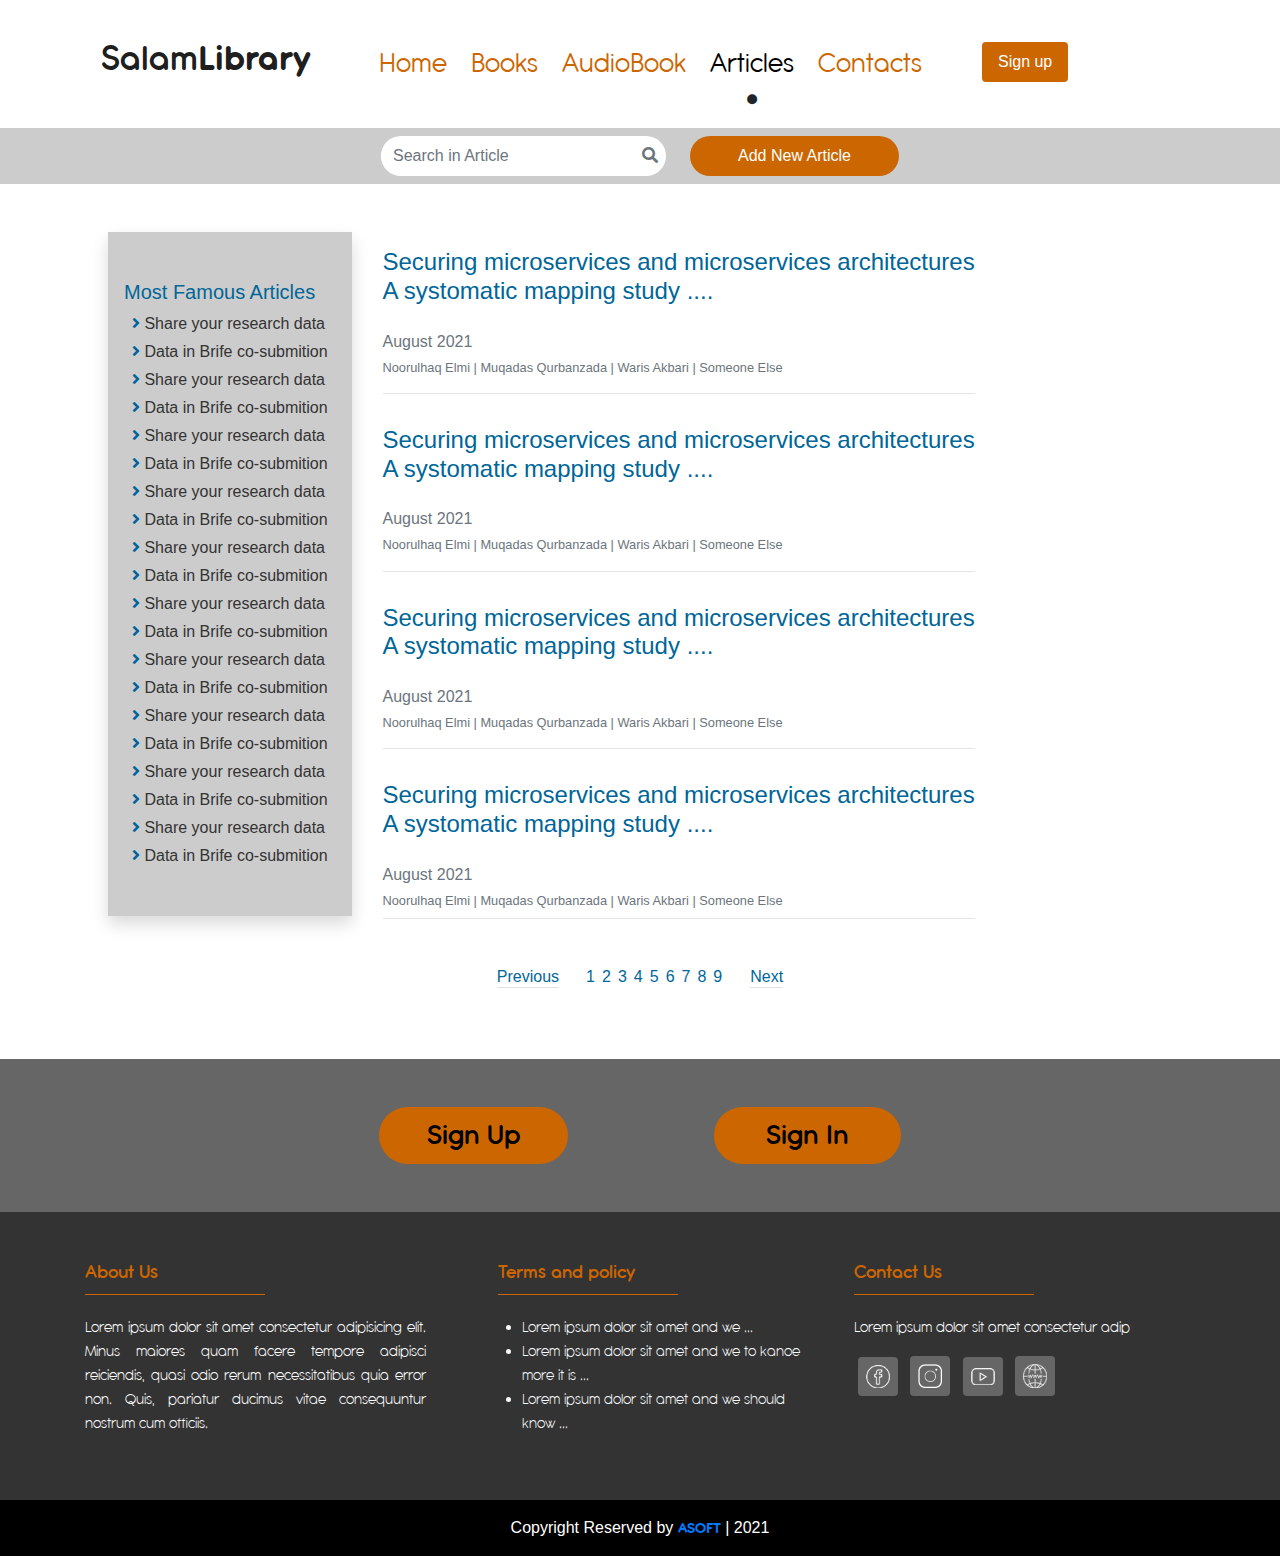
<file: articles.html>
<!DOCTYPE html>
<html lang="en">

<head>
    <meta charset="UTF-8">
    <meta name="viewport" content="width=device-width, initial-scale=1.0">
    <title>Online Library </title>
    <link rel="stylesheet" href="https://cdn.jsdelivr.net/npm/bootstrap@4.3.1/dist/css/bootstrap.min.css" integrity="sha384-ggOyR0iXCbMQv3Xipma34MD+dH/1fQ784/j6cY/iJTQUOhcWr7x9JvoRxT2MZw1T" crossorigin="anonymous">
<script src="https://cdn.jsdelivr.net/npm/bootstrap@4.3.1/dist/js/bootstrap.min.js" integrity="sha384-JjSmVgyd0p3pXB1rRibZUAYoIIy6OrQ6VrjIEaFf/nJGzIxFDsf4x0xIM+B07jRM" crossorigin="anonymous"></script>
    <link href='https://stackpath.bootstrapcdn.com/bootstrap/4.4.1/css/bootstrap.min.css'>
    <link rel="icon" href="images/Logo .png">
    <link rel="stylesheet" href="css/style.css">
    <link rel="stylesheet" href="css/fontawesome-free-5.11.2-web/css/all.min.css">
    <link rel="stylesheet" href="css/bootstrap-4.3.1-dist/css/bootstrap.min.css">
</head>

<body>
    <header>
        <div class="container">
            <nav class="navbar navbar-expand-lg navbar-light mt-3">
                <a class="navbar-brand  pb-2 mb-4" style="font-size: 38px;" href="./index.html"><span class="An_Dm_bold">Salam</span><span class="an_bold">Library</span></a>
                <button class="navbar-toggler" type="button" data-toggle="collapse" data-target="#navbarSupportedContent" aria-controls="navbarSupportedContent" aria-expanded="false" aria-label="Toggle navigation">
                  <span class="navbar-toggler-icon"></span>
                </button>
                <div class="collapse navbar-collapse ml-4 pl-3  " id="navbarSupportedContent">
                    <ul class="navbar-nav ">
                        <li class="nav-item mx-1  text-center">
                            <a class="nav-link text--one An_trial pb-0" style="font-size: 29px;   " href="./index.html">Home</a>
                        </li>
                        <li class="nav-item mx-1  text-center">
                            <a class="nav-link text--one An_trial pb-0" style="font-size: 29px; " href="./books.html">Books</a>
                        </li>
                        <li class="nav-item  mx-1 text-center">
                            <a class="nav-link text--one pb-0 An_trial" style="font-size: 29px; " href="audio.html">AudioBook </a>

                        </li>
                        <li class="nav-item  mx-1 text-center">
                            <a class="nav-link text--five pb-0 An_trial" href="./articles.html" style="font-size: 29px; font-weight: 200;">Articles</a>
                            <small><small><span class="fa fa-circle  "></span></small></small>
                        </li>
                        <li class="nav-item  mx-1 text-center">
                            <a class="nav-link text--one An_trial pb-0" style="font-size: 29px;   " href="./contact.html">Contacts</a>
                        </li>
                        <li class="nav-item text-center ml-lg-4 pl-lg-4 ">
                            <a href="./sign.html"><button class="btn btn-primary bg--one border-0 py-2 px-3  mt-2">Sign up</button></a>
                        </li>
                    </ul>
                </div>
            </nav>
        </div>
    </header>
    <section class="bg--four py-2">
        <div class="container">
            <div class="row justify-content-center">

                <div class="input-group   d-flex align-items-center bg-white  w-25 " style="border-radius: 20px !important;">
                    <input type="text" class="form-control border-0 bg-white " style="border-radius: 20px !important;" id="inlineFormInputGroupUsername2" placeholder="Search in Article">
                    <div class="input-group-addon  border-0  pr-2"><a href="#" class="my-auto"><i class="fas fa-search text-muted "></i></a></div>
                </div>
                <div>

                    <!-- Button trigger modal -->
                    <button type="button" class="btn btn-primary bg--one border-0 py-2 ml-4 px-5 ml-4" data-toggle="modal" data-target="#exampleModal1" style="border-radius: 20px !important;">Add New Article</button>
                    <!-- Modal -->
                    <div class="modal fade  bg--opcity pr-0  " id="exampleModal1" tabindex="-1" role="dialog" aria-labelledby="exampleModalLabel" aria-hidden="true">
                        <div class="modal-dialog  " style=" max-width: 800px !important;" role="document">
                            <div class="modal-content p-0 border-0">
                                <div class="modal-header text-center  bg--two align-items-center border-0 py-2 ">
                                    <h4 class=" mb-0 text-white text-center w-100" id="exampleModalLabel">Add New Article</h5>

                                        <a href=""><i class="fa fa-window-close text-white" data-dismiss="modal"></i></a>
                                </div>
                                <div class="modal-body bg--four rounded">
                                    <form class="px-4">
                                        <div class="form-group">
                                            <label for="exampleInputEmail1"><b>Article Full Name <span class="text-danger">*</span></b></label>
                                            <textarea class="form-control  shadow rounded" placeholder="Article Full Name" id="exampleFormControlTextarea1" rows="2"></textarea>
                                        </div>
                                        <div class="form-group">
                                            <label for="exampleInputEmail1"><b>Author <span class="text-danger">*</span></b></label>
                                            <input type="text" class="form-control  shadow rounded" id="exampleInputEmail1" aria-describedby="emailHelp" placeholder="Author Full Name">
                                        </div>
                                        <div class="form-group row  mx-0 ">
                                            <div class="col-lg-6 col-md-6 col-sm-12 col-12 pr-lg-5 p-0">
                                                <label for="exampleInputEmail1"><b>Number of pages and sessions <span class="text-danger">*</span></b></label>
                                                <div class="row mx-0">
                                                    <div class="bg-light p-2 rounded shadow d-flex w-100 ">
                                                        <div class="d-flex align-items-center w-100 ">

                                                            <input type="number" class="form-control form-control-sm  bg--four  " id="exampleInputEmail1" aria-describedby="emailHelp" placeholder="0 ... ">
                                                            <label for="exampleInputEmail1" class="mb-0 mx-1 pr-3">Pages</label>
                                                        </div>
                                                        <div class="d-flex align-items-center w-100  ">
                                                            <input type="number" class="form-control form-control-sm  bg--four  " id="exampleInputEmail1" aria-describedby="emailHelp" placeholder="0 ...">
                                                            <label for="exampleInputEmail1" class="mb-0 mx-1">sessions</label>
                                                        </div>
                                                    </div>
                                                </div>
                                            </div>
                                            <div class="col-lg-3 col-md-3 col-sm-6 col-6 pl-0 pr-lg-5 pr-0 mt-3 mt-lg-0 mt-md-0 "> <label for="exampleInputEmail1"><b>Year of publish <span class="text-danger">*</span></b></label>

                                                <div class="bg-light p-2 rounded shadow w-100">
                                                    <div class="d-flex align-items-center ">
                                                        <input type="number" class="form-control form-control-sm  bg--four w-100 " id="exampleInputEmail1" aria-describedby="emailHelp" placeholder="0 ... ">
                                                    </div>
                                                </div>
                                            </div>
                                        </div>
                                        <div class="form-group">
                                            <label for="exampleInputEmail1"><b>About Author</b></label>
                                            <textarea class="form-control form-control-sm rounded shadow" placeholder="Example: waris jan please add a simple sentance here to ...." id="exampleFormControlTextarea1" rows="6"></textarea>
                                            <div class="text-right pr-3 pt-2 text-muted">
                                                <h6>0/1000</h6>
                                            </div>
                                        </div>
                                        <div class="form-group">
                                            <label for="exampleInputEmail1"><b>About Article </b></label>
                                            <textarea class="form-control form-control-sm rounded shadow" placeholder="Example: waris jan please add a simple sentance here to ...." id="exampleFormControlTextarea1" rows="6"></textarea>
                                            <div class="text-right pr-3 pt-2 text-muted">
                                                <h6>0/1000</h6>
                                            </div>
                                        </div>
                                        <div class="form-group w-25">
                                            <label for="exampleFormControlSelect1"><b>Department <span class="text-danger">*</span></b></label>
                                            <select class="form-control" id="exampleFormControlSelect1">
                                               <option>Computer Sience</option>
                                               <option>Engineering</option>
                                               <option>BBA</option>
                                             </select>
                                        </div>
                                        <div class="form-group mt-3">
                                            <label for="exampleInputEmail1"><b>Catagories <span class="text-danger">*</span></b> <small>(Minimum 1 and Muximum 5)</small></label>
                                            <div class=" p-4 bg-white shadow rounded row mx-0">
                                                <a href="#" class="bg--four px-2 rounded  nav-link py-1 text--seven m-1">CyberSecurity</a>
                                                <a href="#" class="bg--four px-2 rounded  nav-link py-1 text--seven m-1">IT</a>
                                                <a href="#" class="bg--two  px-2 rounded  nav-link py-1 text-white m-1">Programing</a>
                                                <a href="#" class="bg--four px-2 rounded  nav-link py-1 text--seven m-1">Sychology</a>
                                                <a href="#" class="bg--four px-2 rounded  nav-link py-1 text--seven m-1">History</a>
                                                <a href="#" class="bg--four px-2 rounded  nav-link py-1 text--seven m-1">Calture</a>
                                                <a href="#" class="bg--four px-2 rounded  nav-link py-1 text--seven m-1">life</a>
                                                <a href="#" class="bg--two  px-2 rounded  nav-link py-1 text-white m-1">Engineering</a>
                                                <a href="#" class="bg--four px-2 rounded  nav-link py-1 text--seven m-1">CyberSecurity</a>
                                                <a href="#" class="bg--four px-2 rounded  nav-link py-1 text--seven m-1">IT</a>
                                                <a href="#" class="bg--four px-2 rounded  nav-link py-1 text--seven m-1">Programing</a>
                                                <a href="#" class="bg--four px-2 rounded  nav-link py-1 text--seven m-1">Sychology</a>
                                                <a href="#" class="bg--four px-2 rounded  nav-link py-1 text--seven m-1">History</a>
                                                <a href="#" class="bg--four px-2 rounded  nav-link py-1 text--seven m-1">Calture</a>
                                                <a href="#" class="bg--four px-2 rounded  nav-link py-1 text--seven m-1">life</a>
                                                <a href="#" class="bg--four px-2 rounded  nav-link py-1 text--seven m-1">Engineering</a>
                                                <a href="#" class="bg--four px-2 rounded  nav-link py-1 text--seven m-1">CyberSecurity</a>
                                                <a href="#" class="bg--four px-2 rounded  nav-link py-1 text--seven m-1">IT</a>
                                                <a href="#" class="bg--four px-2 rounded  nav-link py-1 text--seven m-1">Programing</a>
                                                <a href="#" class="bg--four px-2 rounded  nav-link py-1 text--seven m-1">Sychology</a>
                                                <a href="#" class="bg--four px-2 rounded  nav-link py-1 text--seven m-1">History</a>
                                                <a href="#" class="bg--four px-2 rounded  nav-link py-1 text--seven m-1">Calture</a>
                                                <a href="#" class="bg--four px-2 rounded  nav-link py-1 text--seven m-1">life</a>
                                                <a href="#" class="bg--four px-2 rounded  nav-link py-1 text--seven m-1">Engineering</a>
                                                <a href="#" class="bg--four px-2 rounded  nav-link py-1 text--seven m-1">CyberSecurity</a>
                                                <a href="#" class="bg--four px-2 rounded  nav-link py-1 text--seven m-1">IT</a>
                                                <a href="#" class="bg--four px-2 rounded  nav-link py-1 text--seven m-1">Programing</a>
                                                <a href="#" class="bg--four px-2 rounded  nav-link py-1 text--seven m-1">Sychology</a>
                                                <a href="#" class="bg--four px-2 rounded  nav-link py-1 text--seven m-1">History</a>
                                                <a href="#" class="bg--four px-2 rounded  nav-link py-1 text--seven m-1">Calture</a>
                                                <a href="#" class="bg--four px-2 rounded  nav-link py-1 text--seven m-1">life</a>
                                                <a href="#" class="bg--four px-2 rounded  nav-link py-1 text--seven m-1">Engineering</a>
                                            </div>
                                            <div class="text-right pr-3 pt-2 text-muted">
                                                <h6>2/5</h6>
                                            </div>
                                        </div>
                                        <div class="form-group w-75">
                                            <label for="exampleFormControlFile1"><b>Article <span class="text-danger">*</span></b> <small>(pdf file)</small></label>

                                            <div class="w-100 d-flex align-items-center">
                                                <label class="custom-file border-0 shadow rounded small bg--two mr-3 text-white w-25 text-center pb-0 pt-1 " style="
                                                 cursor: pointer;
                                             ">Upload 
                                                     <input type="file" id="file2" class="custom-file-input">
                                                     <span class="custom-file-control"></span>
                                                   </label>
                                                <small>*Note: File size should not be more then 60 MB</small>
                                            </div>
                                            <label for="exampleFormControlFile1" class="mt-3">Uploaded: file name which is Uploaded</label>
                                            <div class="d-flex">
                                                <a href="#" class="text--two nav-link p-0">View</a>
                                                <a href="#" class="ml-3 text-danger nav-link p-0 ">Delete</a>
                                            </div>
                                        </div>
                                        <div class="row ml-auto w-100 justify-content-end mr-5 mt-3">
                                            <button type="button" class="btn btn-primary bg--two border-0  px-5 py-1 btn-sm ">Finsh</button>
                                        </div>

                                    </form>
                                </div>
                            </div>
                        </div>
                    </div>
                    <!-- End Modal -->
                </div>

            </div>
        </div>
    </section>

    <section class=" my-5">
        <div class="container  ">
            <div class="row mx-2 justify-content-center">
                <div class="col-lg-3 col-md-3 col-12 col-12  ">
                    <div class=" px-3 py-5 shadow bg--four ">
                        <h5 class="text--two">Most Famous Articles</h5>
                        <div class="ml-2">
                            <a href="#" class="text--seven  nav-link p-0 "><i class="fa fa-angle-right text--two"></i> Share your research data </a>
                            <a href="#" class="text--seven  nav-link p-0 mt-1"><i class="fa fa-angle-right text--two"></i> Data in Brife co-submition </a>
                            <a href="#" class="text--seven  nav-link p-0 mt-1 "><i class="fa fa-angle-right text--two"></i> Share your research data </a>
                            <a href="#" class="text--seven  nav-link p-0 mt-1"><i class="fa fa-angle-right text--two"></i> Data in Brife co-submition </a>
                            <a href="#" class="text--seven  nav-link p-0 mt-1 "><i class="fa fa-angle-right text--two"></i> Share your research data </a>
                            <a href="#" class="text--seven  nav-link p-0 mt-1"><i class="fa fa-angle-right text--two"></i> Data in Brife co-submition </a>
                            <a href="#" class="text--seven  nav-link p-0 mt-1 "><i class="fa fa-angle-right text--two"></i> Share your research data </a>
                            <a href="#" class="text--seven  nav-link p-0 mt-1"><i class="fa fa-angle-right text--two"></i> Data in Brife co-submition </a>
                            <a href="#" class="text--seven  nav-link p-0 mt-1 "><i class="fa fa-angle-right text--two"></i> Share your research data </a>
                            <a href="#" class="text--seven  nav-link p-0 mt-1"><i class="fa fa-angle-right text--two"></i> Data in Brife co-submition </a>
                            <a href="#" class="text--seven  nav-link p-0 mt-1 "><i class="fa fa-angle-right text--two"></i> Share your research data </a>
                            <a href="#" class="text--seven  nav-link p-0 mt-1"><i class="fa fa-angle-right text--two"></i> Data in Brife co-submition </a>
                            <a href="#" class="text--seven  nav-link p-0 mt-1 "><i class="fa fa-angle-right text--two"></i> Share your research data </a>
                            <a href="#" class="text--seven  nav-link p-0 mt-1"><i class="fa fa-angle-right text--two"></i> Data in Brife co-submition </a>
                            <a href="#" class="text--seven  nav-link p-0 mt-1 "><i class="fa fa-angle-right text--two"></i> Share your research data </a>
                            <a href="#" class="text--seven  nav-link p-0 mt-1"><i class="fa fa-angle-right text--two"></i> Data in Brife co-submition </a>
                            <a href="#" class="text--seven  nav-link p-0 mt-1 "><i class="fa fa-angle-right text--two"></i> Share your research data </a>
                            <a href="#" class="text--seven  nav-link p-0 mt-1"><i class="fa fa-angle-right text--two"></i> Data in Brife co-submition </a>
                            <a href="#" class="text--seven  nav-link p-0 mt-1 "><i class="fa fa-angle-right text--two"></i> Share your research data </a>
                            <a href="#" class="text--seven  nav-link p-0 mt-1 "><i class="fa fa-angle-right text--two"></i> Data in Brife co-submition </a>


                        </div>




                    </div>
                </div>
                <div class="col-lg-9 col-md-9 col-sm-12 col-12 mt-5 mt-lg-0 mt-md-0 ">

                    <div class="row pl-3">
                        <div>
                            <a href="./articlesViewPage.html" class="nav-link p-0">
                                <h4 class="text--two mt-3">Securing microservices and microservices architectures <br> A systomatic mapping study ....</h4>
                            </a>
                            <p class="text-muted mt-4 mb-1 ">August 2021</p>
                            <p class="text-muted small mb-3">Noorulhaq Elmi | Muqadas Qurbanzada | Waris Akbari | Someone Else </p>
                            <hr class="mt-0">
                        </div>
                    </div>
                    <div class="row pl-3">
                        <div>
                            <a href="./articlesViewPage.html" class="nav-link p-0">
                                <h4 class="text--two mt-3">Securing microservices and microservices architectures <br> A systomatic mapping study ....</h4>
                            </a>
                            <p class="text-muted mt-4 mb-1 ">August 2021</p>
                            <p class="text-muted small mb-3">Noorulhaq Elmi | Muqadas Qurbanzada | Waris Akbari | Someone Else </p>
                            <hr class="mt-0">
                        </div>
                    </div>
                    <div class="row pl-3">
                        <div>
                            <a href="./articlesViewPage.html" class="nav-link p-0">
                                <h4 class="text--two mt-3">Securing microservices and microservices architectures <br> A systomatic mapping study ....</h4>
                            </a>
                            <p class="text-muted mt-4 mb-1 ">August 2021</p>
                            <p class="text-muted small mb-3">Noorulhaq Elmi | Muqadas Qurbanzada | Waris Akbari | Someone Else </p>
                            <hr class="mt-0">
                        </div>
                    </div>
                    <div class="row pl-3">
                        <div>
                            <a href="./articlesViewPage.html" class="nav-link p-0">
                                <h4 class="text--two mt-3">Securing microservices and microservices architectures <br> A systomatic mapping study ....</h4>
                            </a>
                            <p class="text-muted mt-4 mb-1 ">August 2021</p>
                            <p class="text-muted small mb-2">Noorulhaq Elmi | Muqadas Qurbanzada | Waris Akbari | Someone Else </p>
                            <hr class="mt-0">
                        </div>
                    </div>
                </div>
                <div class="mt-4 ">
                    <nav aria-label="Page navigation example">
                        <ul class="pagination justify-content-center ">
                            <li class="page-item ">
                                <a class="page-link border-bottom border-left-0 border-top-0 border-right-0 rounded-0 px-0 text--two mr-4 pb-0" href="#" tabindex="-1">Previous</a>
                            </li>
                            <li class="page-item "><a class="page-link border-0 text--two px-1" href="#">1</a></li>
                            <li class="page-item"><a class="page-link border-0  text--two px-1" href="#">2</a></li>
                            <li class="page-item"><a class="page-link border-0 text--two px-1" href="#">3</a></li>
                            <li class="page-item"><a class="page-link border-0 text--two px-1" href="#">4</a></li>
                            <li class="page-item"><a class="page-link border-0 text--two px-1" href="#">5</a></li>
                            <li class="page-item"><a class="page-link border-0 text--two px-1" href="#">6</a></li>
                            <li class="page-item"><a class="page-link border-0 text--two px-1" href="#">7</a></li>
                            <li class="page-item"><a class="page-link border-0 text--two px-1" href="#">8</a></li>
                            <li class="page-item"><a class="page-link border-0 text--two px-1" href="#">9</a></li>
                            <li class="page-item">
                                <a class="page-link border-bottom border-left-0 border-top-0 border-right-0 rounded-0 px-0 text--two ml-4 pb-0" href="#">Next</a>
                            </li>
                        </ul>
                    </nav>
                </div>
            </div>
        </div>
    </section>
    <section class="bg--six ">
        <div class="container p-5">
            <div class="row mx-auto w-50 justify-content-between">
                <a href="./sign.html"><button class="btn btn-danger bg--one border-0 text--five   px-5 An_Dm_bold " style="border-radius: 30px; font-size: 30px;">Sign Up</button></a>
                <a href="./login.html"> <button class="btn btn-danger bg--one border-0 text--five px-5 mt-3 mt-lg-0  An_Dm_bold" style="border-radius: 30px; font-size: 30px;"><span class="px-1">Sign In</span></button></a>
            </div>
        </div>
    </section>
    <footer>
        <div class="bg--seven py-5">
            <div class="container">
                <div class="row">
                    <div class="col-lg-4 pr-lg-4">
                        <h5 class="text--one An_Dm_bold">About Us</h5>
                        <span class="border--orange "></span>
                        <p class="text-white text-justify An_light">Lorem ipsum dolor sit amet consectetur adipisicing elit. Minus maiores quam facere tempore adipisci reiciendis, quasi odio rerum necessitatibus quia error non. Quis, pariatur ducimus vitae consequuntur nostrum cum officiis.</p>
                    </div>
                    <div class="col-lg-4 pl-lg-5 pr-4">
                        <h5 class="text--one  An_Dm_bold">Terms and policy</h5>
                        <span class="border--orange "></span>
                        <ul class="text-light An_light pl-4 ">
                            <li>Lorem ipsum dolor sit amet and we ...</li>
                            <li>Lorem ipsum dolor sit amet and we to kanoe more it is ...</li>
                            <li>Lorem ipsum dolor sit amet and we should know ...</li>

                        </ul>
                    </div>
                    <div class="col-lg-4 pl-lg-4">
                        <h5 class="text--one An_Dm_bold">Contact Us</h5>
                        <span class="border--orange "></span>
                        <p class="text-white text-justify An_light">Lorem ipsum dolor sit amet consectetur adip</p>
                        <div>
                            <a href="#"><img src="Icons/facebook icon.png" class="p-2 bg--six rounded mx-1" width="40px" alt=""></a>
                            <a href="#"><img src="Icons/instagram icon.png" class="p-2 bg--six rounded mx-1" width="40px" alt=""></a>
                            <a href="#"><img src="Icons/youtube icon.png" class="px-2 bg--six rounded mx-1" style="padding-top: 11px; padding-bottom: 11px;" width="40px" alt=""></a>
                            <a href="#"><img src="Icons/website icon.png" class="p-2 bg--six rounded mx-1" width="40px" alt=""></a>
                        </div>
                    </div>

                </div>
            </div>
        </div>
        <div class="bg--five p-3">
            <div class="container">
                <div class="row justify-content-center">
                    <p class="mb-0 text-white ">Copyright Reserved by <a href="#"><b class="an_bold">ASOFT</b></a> | 2021</p>
                </div>

            </div>

        </div>
    </footer>




    <script src="https://code.jquery.com/jquery-3.2.1.slim.min.js" integrity="sha384-KJ3o2DKtIkvYIK3UENzmM7KCkRr/rE9/Qpg6aAZGJwFDMVNA/GpGFF93hXpG5KkN" crossorigin="anonymous"></script>
    <script src="https://cdnjs.cloudflare.com/ajax/libs/popper.js/1.12.9/umd/popper.min.js" integrity="sha384-ApNbgh9B+Y1QKtv3Rn7W3mgPxhU9K/ScQsAP7hUibX39j7fakFPskvXusvfa0b4Q" crossorigin="anonymous"></script>
    <script src="https://maxcdn.bootstrapcdn.com/bootstrap/4.0.0/js/bootstrap.min.js" integrity="sha384-JZR6Spejh4U02d8jOt6vLEHfe/JQGiRRSQQxSfFWpi1MquVdAyjUar5+76PVCmYl" crossorigin="anonymous"></script>

    <script src='https://cdnjs.cloudflare.com/ajax/libs/jquery/2.1.3/jquery.min.js'></script>
    <script src="./css/bootstrap-4.3.1-dist/js/jquery.min.js"></script>
    <script src="./css/bootstrap-4.3.1-dist/js/bootstrap.min.js"></script>
    <script src="./css/bootstrap-4.3.1-dist/js/bootstrap.bundle.min.js"></script>
    <script src="./css/bootstrap-4.3.1-dist/js/jquery.min.js"></script>
</body>

</html>
</file>
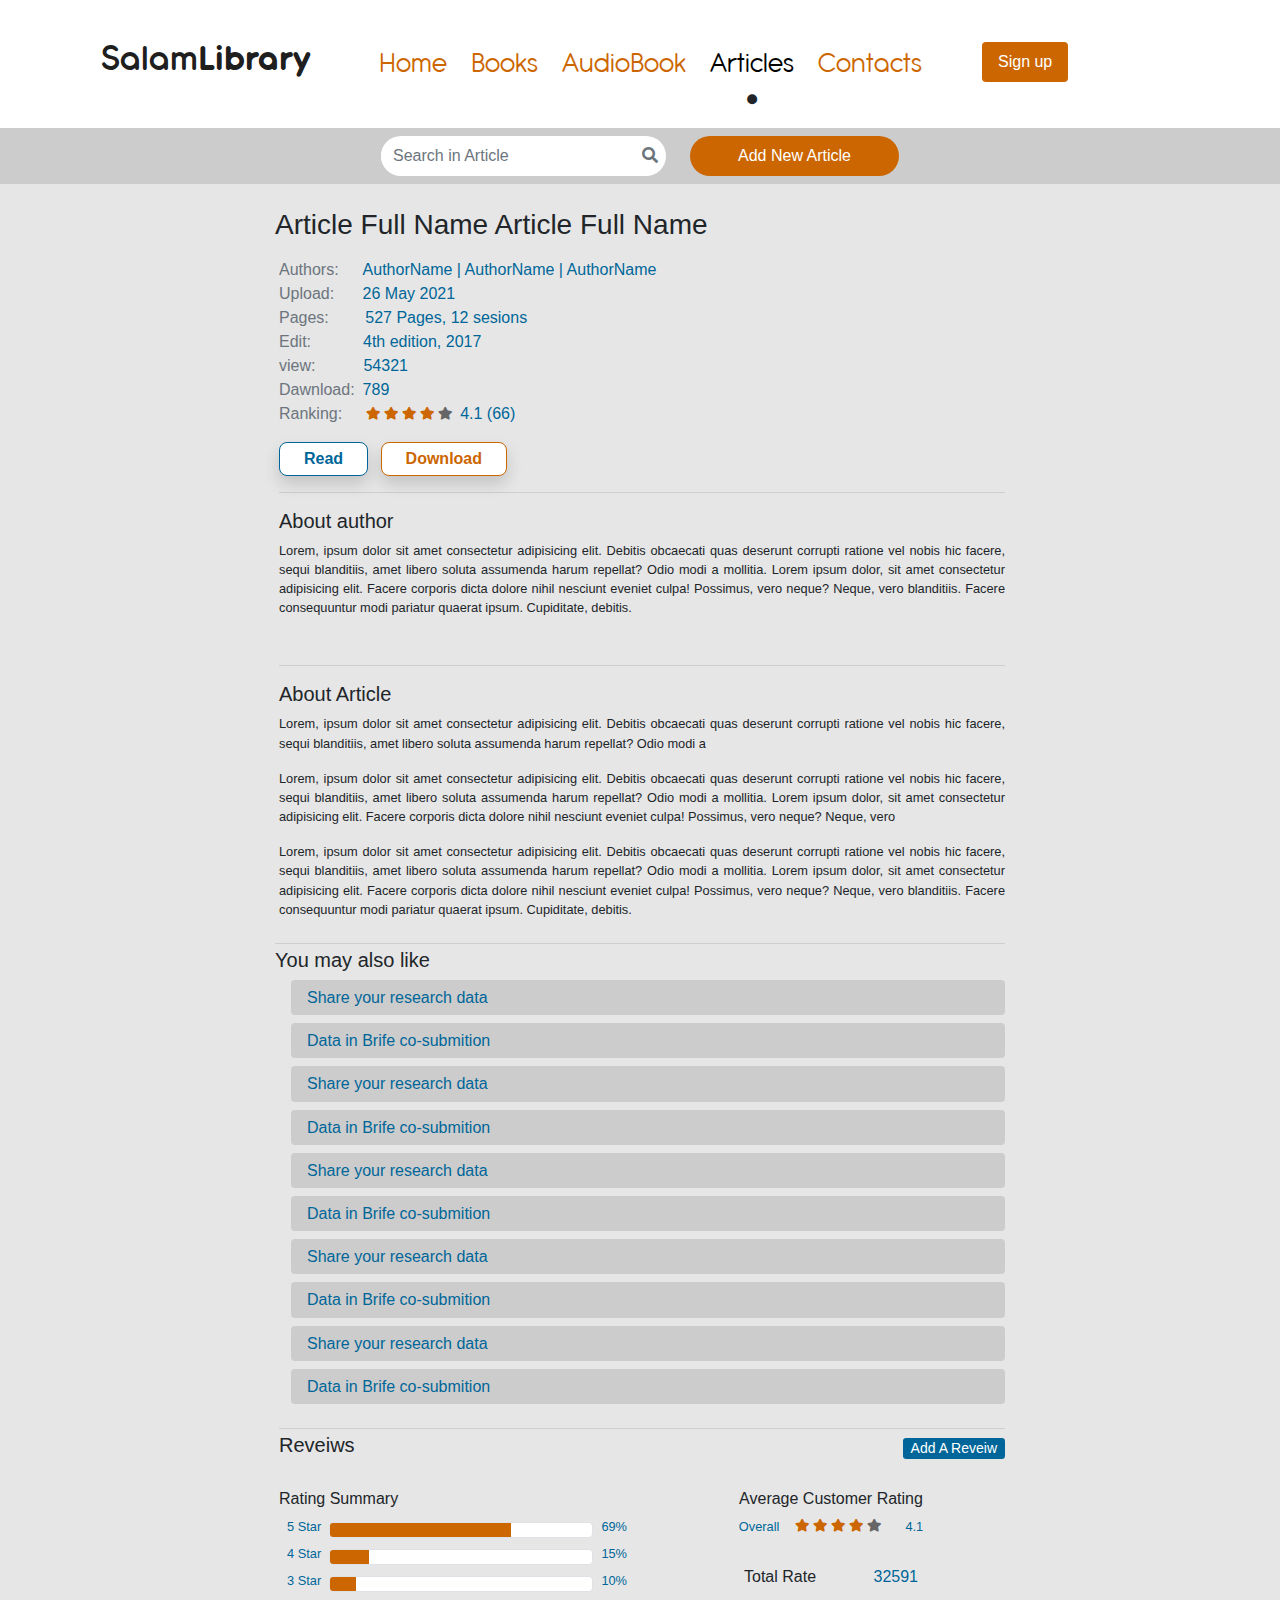
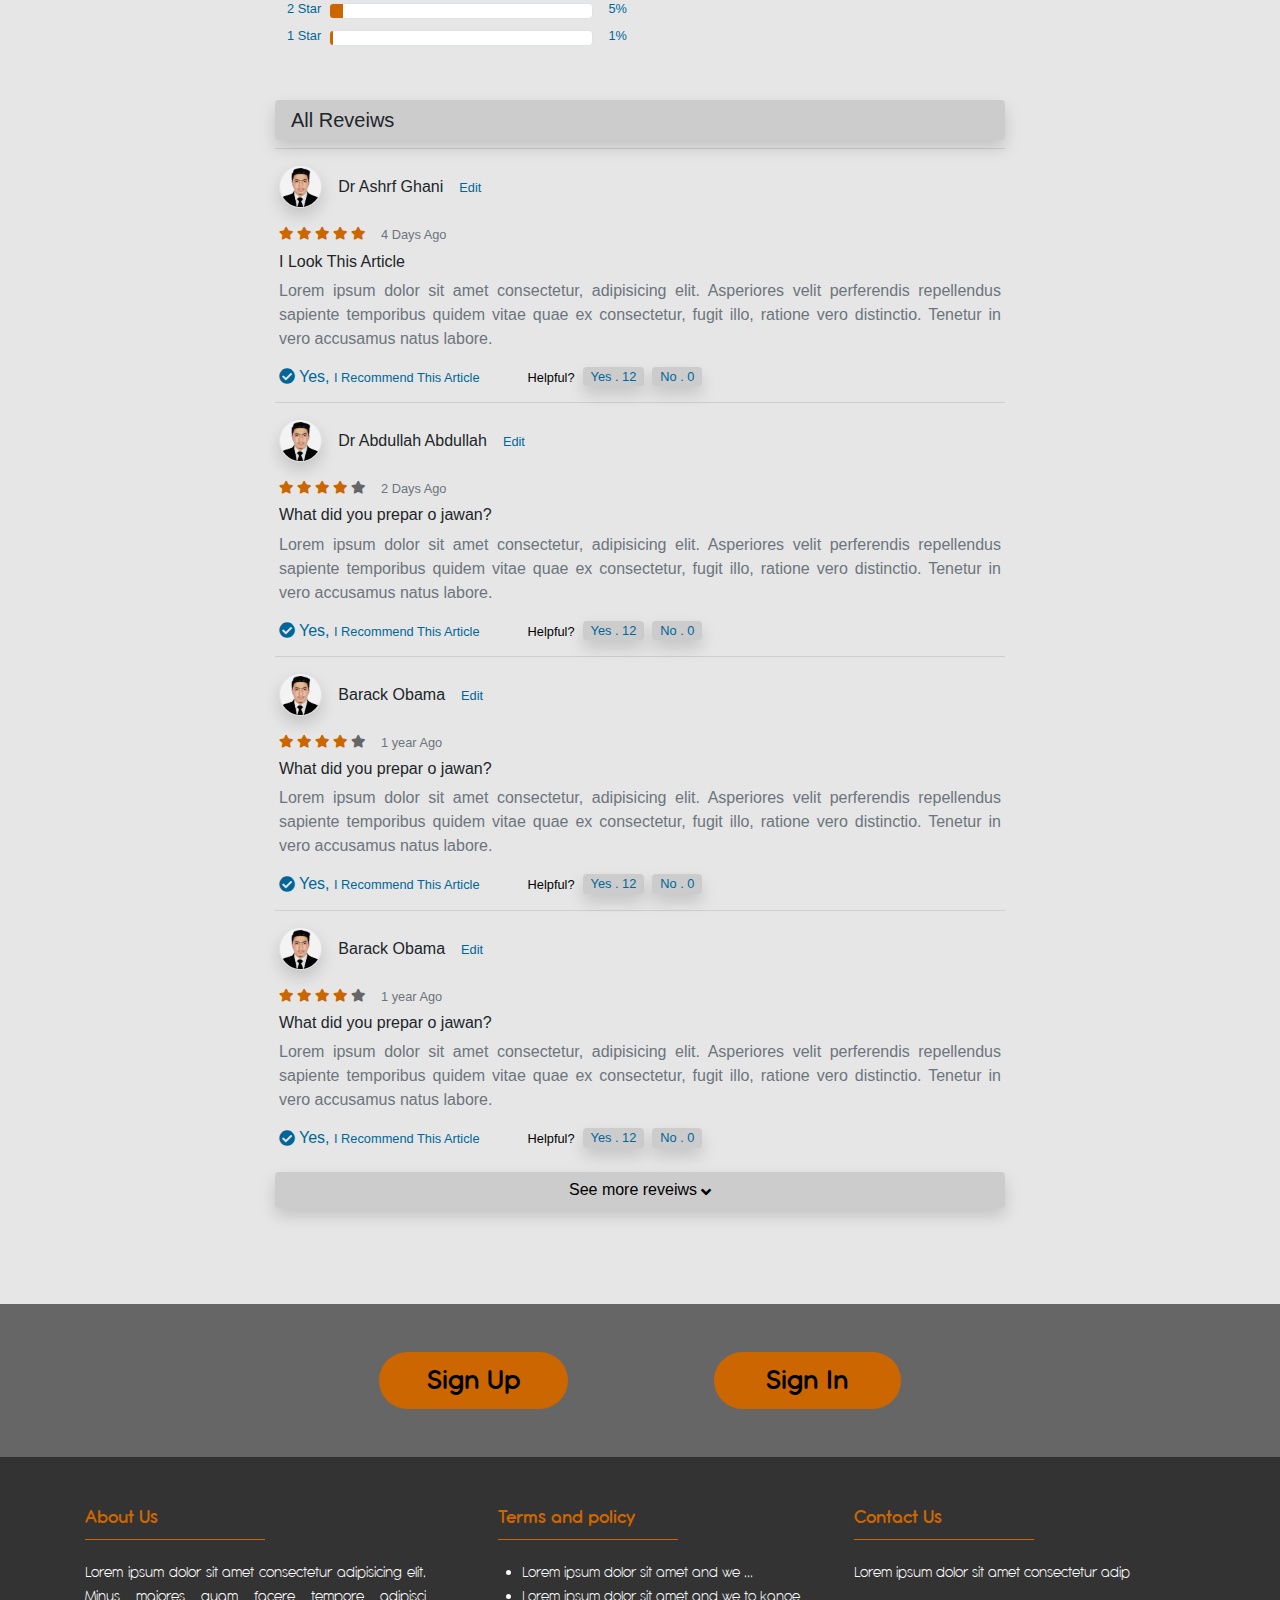
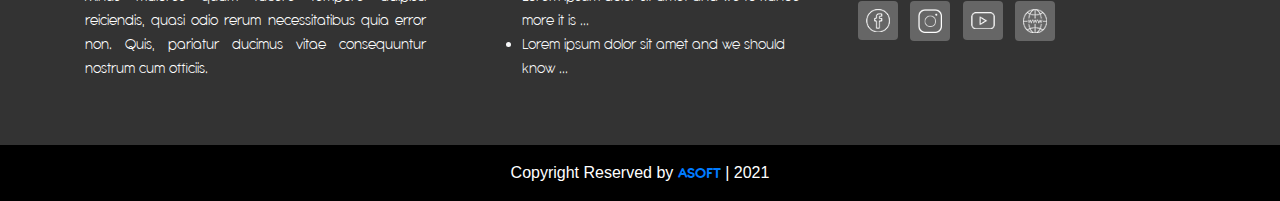
<file: articlesViewPage.html>
<!DOCTYPE html>
<html lang="en">

<head>
    <meta charset="UTF-8">
    <meta name="viewport" content="width=device-width, initial-scale=1.0">
    <title>Online Library </title>
    <link rel="stylesheet" href="https://cdn.jsdelivr.net/npm/bootstrap@4.3.1/dist/css/bootstrap.min.css" integrity="sha384-ggOyR0iXCbMQv3Xipma34MD+dH/1fQ784/j6cY/iJTQUOhcWr7x9JvoRxT2MZw1T" crossorigin="anonymous">
<script src="https://cdn.jsdelivr.net/npm/bootstrap@4.3.1/dist/js/bootstrap.min.js" integrity="sha384-JjSmVgyd0p3pXB1rRibZUAYoIIy6OrQ6VrjIEaFf/nJGzIxFDsf4x0xIM+B07jRM" crossorigin="anonymous"></script>
    <link href='https://stackpath.bootstrapcdn.com/bootstrap/4.4.1/css/bootstrap.min.css'>
    <link rel="icon" href="./images/Logo .png">
    <link rel="stylesheet" href="./css/style.css">
    <link rel="stylesheet" href="./css/fontawesome-free-5.11.2-web/css/all.min.css">
    <link rel="stylesheet" href="./css/bootstrap-4.3.1-dist/css/bootstrap.min.css">
</head>

<body>
    <header>
        <div class="container">
            <nav class="navbar navbar-expand-lg navbar-light mt-3">
                <a class="navbar-brand  pb-2 mb-4" style="font-size: 38px;" href="./index.html"><span class="An_Dm_bold">Salam</span><span class="an_bold">Library</span></a>
                <button class="navbar-toggler" type="button" data-toggle="collapse" data-target="#navbarSupportedContent" aria-controls="navbarSupportedContent" aria-expanded="false" aria-label="Toggle navigation">
                  <span class="navbar-toggler-icon"></span>
                </button>
                <div class="collapse navbar-collapse ml-4 pl-3  " id="navbarSupportedContent">
                    <ul class="navbar-nav ">
                        <li class="nav-item mx-1  text-center">
                            <a class="nav-link text--one An_trial pb-0" style="font-size: 29px;   " href="./index.html">Home</a>
                        </li>
                        <li class="nav-item mx-1  text-center">
                            <a class="nav-link text--one An_trial pb-0" style="font-size: 29px; " href="./books.html">Books</a>
                        </li>
                        <li class="nav-item  mx-1 text-center">
                            <a class="nav-link text--one pb-0 An_trial" style="font-size: 29px; " href="audio.html">AudioBook </a>
                        </li>
                        <li class="nav-item  mx-1 text-center">
                            <a class="nav-link text--five pb-0 An_trial" href="./articles.html" style="font-size: 29px; font-weight: 200;">Articles</a>
                            <small><small><span class="fa fa-circle  "></span></small></small>
                        </li>

                        <li class="nav-item  mx-1 text-center">
                            <a class="nav-link text--one An_trial pb-0" style="font-size: 29px;   " href="./contact.html">Contacts</a>
                        </li>
                        <li class="nav-item text-center ml-lg-4 pl-lg-4 ">
                            <a href="./sign.html"><button class="btn btn-primary bg--one border-0 py-2 px-3  mt-2">Sign up</button></a>
                        </li>
                    </ul>
                </div>
            </nav>
        </div>
    </header>
    <section class="bg--four py-2">
        <div class="container">
            <div class="row justify-content-center">

                <div class="input-group   d-flex align-items-center bg-white  w-25 " style="border-radius: 20px !important;">
                    <input type="text" class="form-control border-0 bg-white " style="border-radius: 20px !important;" id="inlineFormInputGroupUsername2" placeholder="Search in Article">
                    <div class="input-group-addon  border-0  pr-2"><a href="#" class="my-auto"><i class="fas fa-search text-muted "></i></a></div>
                </div>
                <div>

                    <!-- Button trigger modal -->
                    <button type="button" class="btn btn-primary bg--one border-0 py-2 ml-4 px-5 ml-4" data-toggle="modal" data-target="#exampleModal1" style="border-radius: 20px !important;">Add New Article</button>
                    <!-- Modal -->
                    <div class="modal fade  bg--opcity pr-0  " id="exampleModal1" tabindex="-1" role="dialog" aria-labelledby="exampleModalLabel" aria-hidden="true">
                        <div class="modal-dialog  " style=" max-width: 800px !important;" role="document">
                            <div class="modal-content p-0 border-0">
                                <div class="modal-header text-center  bg--two align-items-center border-0 py-2 ">
                                    <h4 class=" mb-0 text-white text-center w-100" id="exampleModalLabel">Add New Article</h5>

                                        <a href=""><i class="fa fa-window-close text-white" data-dismiss="modal"></i></a>
                                </div>
                                <div class="modal-body bg--four rounded">
                                    <form class="px-4">
                                        <div class="form-group">
                                            <label for="exampleInputEmail1"><b>Article Full Name <span class="text-danger">*</span></b></label>
                                            <textarea class="form-control  shadow rounded" placeholder="Article Full Name" id="exampleFormControlTextarea1" rows="2"></textarea>
                                        </div>
                                        <div class="form-group">
                                            <label for="exampleInputEmail1"><b>Author <span class="text-danger">*</span></b></label>
                                            <input type="text" class="form-control  shadow rounded" id="exampleInputEmail1" aria-describedby="emailHelp" placeholder="Author Full Name">
                                        </div>
                                        <div class="form-group row  mx-0 ">
                                            <div class="col-lg-6 col-md-6 col-sm-12 col-12 pr-lg-5 p-0">
                                                <label for="exampleInputEmail1"><b>Number of pages and sessions <span class="text-danger">*</span></b></label>
                                                <div class="row mx-0">
                                                    <div class="bg-light p-2 rounded shadow d-flex w-100 ">
                                                        <div class="d-flex align-items-center w-100 ">

                                                            <input type="number" class="form-control form-control-sm  bg--four  " id="exampleInputEmail1" aria-describedby="emailHelp" placeholder="0 ... ">
                                                            <label for="exampleInputEmail1" class="mb-0 mx-1 pr-3">Pages</label>
                                                        </div>
                                                        <div class="d-flex align-items-center w-100  ">
                                                            <input type="number" class="form-control form-control-sm  bg--four  " id="exampleInputEmail1" aria-describedby="emailHelp" placeholder="0 ...">
                                                            <label for="exampleInputEmail1" class="mb-0 mx-1">sessions</label>
                                                        </div>
                                                    </div>
                                                </div>
                                            </div>
                                            <div class="col-lg-3 col-md-3 col-sm-6 col-6 pl-0 pr-lg-5 pr-0 mt-3 mt-lg-0 mt-md-0 "> <label for="exampleInputEmail1"><b>Year of publish <span class="text-danger">*</span></b></label>

                                                <div class="bg-light p-2 rounded shadow w-100">
                                                    <div class="d-flex align-items-center ">
                                                        <input type="number" class="form-control form-control-sm  bg--four w-100 " id="exampleInputEmail1" aria-describedby="emailHelp" placeholder="0 ... ">
                                                    </div>
                                                </div>
                                            </div>
                                        </div>
                                        <div class="form-group">
                                            <label for="exampleInputEmail1"><b>About Author</b></label>
                                            <textarea class="form-control form-control-sm rounded shadow" placeholder="Example: waris jan please add a simple sentance here to ...." id="exampleFormControlTextarea1" rows="6"></textarea>
                                            <div class="text-right pr-3 pt-2 text-muted">
                                                <h6>0/1000</h6>
                                            </div>
                                        </div>
                                        <div class="form-group">
                                            <label for="exampleInputEmail1"><b>About Article </b></label>
                                            <textarea class="form-control form-control-sm rounded shadow" placeholder="Example: waris jan please add a simple sentance here to ...." id="exampleFormControlTextarea1" rows="6"></textarea>
                                            <div class="text-right pr-3 pt-2 text-muted">
                                                <h6>0/1000</h6>
                                            </div>
                                        </div>
                                        <div class="form-group w-25">
                                            <label for="exampleFormControlSelect1"><b>Department <span class="text-danger">*</span></b></label>
                                            <select class="form-control" id="exampleFormControlSelect1">
                                               <option>Computer Sience</option>
                                               <option>Engineering</option>
                                               <option>BBA</option>
                                             </select>
                                        </div>
                                        <div class="form-group mt-3">
                                            <label for="exampleInputEmail1"><b>Catagories <span class="text-danger">*</span></b> <small>(Minimum 1 and Muximum 5)</small></label>
                                            <div class=" p-4 bg-white shadow rounded row mx-0">
                                                <a href="#" class="bg--four px-2 rounded  nav-link py-1 text--seven m-1">CyberSecurity</a>
                                                <a href="#" class="bg--four px-2 rounded  nav-link py-1 text--seven m-1">IT</a>
                                                <a href="#" class="bg--two  px-2 rounded  nav-link py-1 text-white m-1">Programing</a>
                                                <a href="#" class="bg--four px-2 rounded  nav-link py-1 text--seven m-1">Sychology</a>
                                                <a href="#" class="bg--four px-2 rounded  nav-link py-1 text--seven m-1">History</a>
                                                <a href="#" class="bg--four px-2 rounded  nav-link py-1 text--seven m-1">Calture</a>
                                                <a href="#" class="bg--four px-2 rounded  nav-link py-1 text--seven m-1">life</a>
                                                <a href="#" class="bg--two  px-2 rounded  nav-link py-1 text-white m-1">Engineering</a>
                                                <a href="#" class="bg--four px-2 rounded  nav-link py-1 text--seven m-1">CyberSecurity</a>
                                                <a href="#" class="bg--four px-2 rounded  nav-link py-1 text--seven m-1">IT</a>
                                                <a href="#" class="bg--four px-2 rounded  nav-link py-1 text--seven m-1">Programing</a>
                                                <a href="#" class="bg--four px-2 rounded  nav-link py-1 text--seven m-1">Sychology</a>
                                                <a href="#" class="bg--four px-2 rounded  nav-link py-1 text--seven m-1">History</a>
                                                <a href="#" class="bg--four px-2 rounded  nav-link py-1 text--seven m-1">Calture</a>
                                                <a href="#" class="bg--four px-2 rounded  nav-link py-1 text--seven m-1">life</a>
                                                <a href="#" class="bg--four px-2 rounded  nav-link py-1 text--seven m-1">Engineering</a>
                                                <a href="#" class="bg--four px-2 rounded  nav-link py-1 text--seven m-1">CyberSecurity</a>
                                                <a href="#" class="bg--four px-2 rounded  nav-link py-1 text--seven m-1">IT</a>
                                                <a href="#" class="bg--four px-2 rounded  nav-link py-1 text--seven m-1">Programing</a>
                                                <a href="#" class="bg--four px-2 rounded  nav-link py-1 text--seven m-1">Sychology</a>
                                                <a href="#" class="bg--four px-2 rounded  nav-link py-1 text--seven m-1">History</a>
                                                <a href="#" class="bg--four px-2 rounded  nav-link py-1 text--seven m-1">Calture</a>
                                                <a href="#" class="bg--four px-2 rounded  nav-link py-1 text--seven m-1">life</a>
                                                <a href="#" class="bg--four px-2 rounded  nav-link py-1 text--seven m-1">Engineering</a>
                                                <a href="#" class="bg--four px-2 rounded  nav-link py-1 text--seven m-1">CyberSecurity</a>
                                                <a href="#" class="bg--four px-2 rounded  nav-link py-1 text--seven m-1">IT</a>
                                                <a href="#" class="bg--four px-2 rounded  nav-link py-1 text--seven m-1">Programing</a>
                                                <a href="#" class="bg--four px-2 rounded  nav-link py-1 text--seven m-1">Sychology</a>
                                                <a href="#" class="bg--four px-2 rounded  nav-link py-1 text--seven m-1">History</a>
                                                <a href="#" class="bg--four px-2 rounded  nav-link py-1 text--seven m-1">Calture</a>
                                                <a href="#" class="bg--four px-2 rounded  nav-link py-1 text--seven m-1">life</a>
                                                <a href="#" class="bg--four px-2 rounded  nav-link py-1 text--seven m-1">Engineering</a>
                                            </div>
                                            <div class="text-right pr-3 pt-2 text-muted">
                                                <h6>2/5</h6>
                                            </div>
                                        </div>
                                        <div class="form-group w-75">
                                            <label for="exampleFormControlFile1"><b>Article <span class="text-danger">*</span></b> <small>(pdf file)</small></label>

                                            <div class="w-100 d-flex align-items-center">
                                                <label class="custom-file border-0 shadow rounded small bg--two mr-3 text-white w-25 text-center pb-0 pt-1 " style="
                                                 cursor: pointer;
                                             ">Upload 
                                                     <input type="file" id="file2" class="custom-file-input">
                                                     <span class="custom-file-control"></span>
                                                   </label>
                                                <small>*Note: File size should not be more then 60 MB</small>
                                            </div>
                                            <label for="exampleFormControlFile1" class="mt-3">Uploaded: file name which is Uploaded</label>
                                            <div class="d-flex">
                                                <a href="#" class="text--two nav-link p-0">View</a>
                                                <a href="#" class="ml-3 text-danger nav-link p-0 ">Delete</a>
                                            </div>
                                        </div>
                                        <div class="row ml-auto w-100 justify-content-end mr-5 mt-3">
                                            <button type="button" class="btn btn-primary bg--two border-0  px-5 py-1 btn-sm ">Finsh</button>
                                        </div>

                                    </form>
                                </div>
                            </div>
                        </div>
                    </div>
                    <!-- End Modal -->
                </div>

            </div>
        </div>
    </section>

    <section class="bg--eight">
        <div class="container">
            <div class="row justify-content-center">
                <div class=" col-lg-8 col-md-10 col-sm-12 col-12 mt-4 mb-5">
                    <div class="row">

                        <div class="col-12">
                            <h3>Article Full Name Article Full Name </h3>
                            <div class="d-flex mt-3">
                                <p class="pl-1 text-muted mb-0">Authors: </p>
                                <p class="pl-3 ml-2 text--two mb-0 ">AuthorName | AuthorName | AuthorName</p>
                            </div>
                            <div class="d-flex ">
                                <p class="pl-1 text-muted mb-0">Upload: </p>
                                <p class="pl-4  text--two mb-0">&NonBreakingSpace;26 May 2021</p>
                            </div>
                            <div class="d-flex ">
                                <p class="pl-1 text-muted mb-0">Pages: </p>
                                <p class="pl-4 ml-2 text--two mb-0">&NonBreakingSpace;527 Pages, 12 sesions </p>
                            </div>
                            <div class="d-flex ">
                                <p class="pl-1 text-muted mb-0">Edit: </p>
                                <p class="pl-5 ml-1 text--two mb-0">4th edition, 2017 </p>
                            </div>
                            <div class="d-flex ">
                                <p class="pl-1 text-muted mb-0">view: </p>
                                <p class=" pl-5 text--two mb-0">54321</p>
                            </div>
                            <div class="d-flex ">
                                <p class="pl-1 text-muted mb-0">Dawnload: </p>
                                <p class="pl-2 text--two mb-0">789 </p>
                            </div>
                            <div class="d-flex pb-lg-3">
                                <p class="pl-1 text-muted mb-0">Ranking: </p>
                                <p class="pl-4  text--two mb-0 d-flex align-items-center ">
                                    <small><i class="fa fa-star text--one pr-1 "></i></small>
                                    <small><i class="fa fa-star text--one pr-1 "></i></small>
                                    <small><i class="fa fa-star text--one pr-1"></i></small>
                                    <small><i class="fa fa-star text--one pr-1"></i></small>
                                    <small><i class="fa fa-star text--six mr-2 "></i></small> 4.1 (66)</p>
                            </div>
                            <div class=" pl-1 ">
                                <a href="#"><button class="btn--outline--secondary  px-4 py-1 shadow mr-2"><b>Read</b></button></a>
                                <a href="#"><button class="btn--outline--primary py-1 px-4 shadow"><b>Download</b></button></a>
                            </div>

                        </div>
                    </div>
                    <div class="pl-1">
                        <hr>
                        <h5>About author</h5>
                        <small><p class="text-justify">Lorem, ipsum dolor sit amet consectetur adipisicing elit. Debitis obcaecati quas deserunt corrupti ratione vel nobis hic facere, sequi blanditiis, amet libero soluta assumenda harum repellat? Odio modi a mollitia.
                                Lorem ipsum dolor, sit amet consectetur adipisicing elit. Facere corporis dicta dolore nihil nesciunt eveniet culpa! Possimus, vero neque? Neque, vero blanditiis. Facere consequuntur modi pariatur quaerat ipsum. Cupiditate, debitis.
                            </p></small>
                    </div>
                    <div class="pl-1 mt-5">
                        <hr>
                        <h5>About Article</h5>
                        <small><p class="text-justify">Lorem, ipsum dolor sit amet consectetur adipisicing elit. Debitis obcaecati quas deserunt corrupti ratione vel nobis hic facere, sequi blanditiis, amet libero soluta assumenda harum repellat? Odio modi a </p></small>
                        <small><p class="text-justify">Lorem, ipsum dolor sit amet consectetur adipisicing elit. Debitis obcaecati quas deserunt corrupti ratione vel nobis hic facere, sequi blanditiis, amet libero soluta assumenda harum repellat? Odio modi a mollitia.
                                Lorem ipsum dolor, sit amet consectetur adipisicing elit. Facere corporis dicta dolore nihil nesciunt eveniet culpa! Possimus, vero neque? Neque, vero 
                            </p></small>
                        <small><p class="text-justify">Lorem, ipsum dolor sit amet consectetur adipisicing elit. Debitis obcaecati quas deserunt corrupti ratione vel nobis hic facere, sequi blanditiis, amet libero soluta assumenda harum repellat? Odio modi a mollitia.
                                Lorem ipsum dolor, sit amet consectetur adipisicing elit. Facere corporis dicta dolore nihil nesciunt eveniet culpa! Possimus, vero neque? Neque, vero blanditiis. Facere consequuntur modi pariatur quaerat ipsum. Cupiditate, debitis.
                            </p></small>
                    </div>
                    <div>
                        <hr class="mb-0 pb-1 mt-4 ">
                        <h5>You may also like</h5>
                    </div>
                    <div class="pl-3">
                        <div class=" bg--four py-2 px-3 rounded my-2  ">
                            <a href="#" class="text--two nav-link p-0 ">
                                <h6 class="m-0">Share your research data</h6>
                            </a>
                        </div>
                        <div class=" bg--four py-2 px-3 rounded my-2  ">
                            <a href="#" class="text--two nav-link p-0 ">
                                <h6 class="m-0">Data in Brife co-submition</h6>
                            </a>
                        </div>
                        <div class=" bg--four py-2 px-3 rounded my-2  ">
                            <a href="#" class="text--two nav-link p-0 ">
                                <h6 class="m-0">Share your research data</h6>
                            </a>
                        </div>
                        <div class=" bg--four py-2 px-3 rounded my-2  ">
                            <a href="#" class="text--two nav-link p-0 ">
                                <h6 class="m-0">Data in Brife co-submition</h6>
                            </a>
                        </div>
                        <div class=" bg--four py-2 px-3 rounded my-2  ">
                            <a href="#" class="text--two nav-link p-0 ">
                                <h6 class="m-0">Share your research data</h6>
                            </a>
                        </div>
                        <div class=" bg--four py-2 px-3 rounded my-2  ">
                            <a href="#" class="text--two nav-link p-0 ">
                                <h6 class="m-0">Data in Brife co-submition</h6>
                            </a>
                        </div>
                        <div class=" bg--four py-2 px-3 rounded my-2  ">
                            <a href="#" class="text--two nav-link p-0 ">
                                <h6 class="m-0">Share your research data</h6>
                            </a>
                        </div>
                        <div class=" bg--four py-2 px-3 rounded my-2  ">
                            <a href="#" class="text--two nav-link p-0 ">
                                <h6 class="m-0">Data in Brife co-submition</h6>
                            </a>
                        </div>
                        <div class=" bg--four py-2 px-3 rounded my-2  ">
                            <a href="#" class="text--two nav-link p-0 ">
                                <h6 class="m-0">Share your research data</h6>
                            </a>
                        </div>
                        <div class=" bg--four py-2 px-3 rounded mt-2  ">
                            <a href="#" class="text--two nav-link p-0 ">
                                <h6 class="m-0">Data in Brife co-submition</h6>
                            </a>
                        </div>
                    </div>


                    <div class="pl-1 mt-4">
                        <hr class="mb-1">
                        <div class="d-flex justify-content-between align-items-center">
                            <h5>Reveiws</h5>

                            <!-- Button trigger modal -->
                            <button type="button" class="btn btn-primary bg--two border-0 btn-sm ml-4 py-0" data-toggle="modal" data-target="#exampleModal">Add A Reveiw</button>


                            <!-- Modal -->
                            <div class="modal fade bg--opcity   " id="exampleModal" tabindex="-1" role="dialog" aria-labelledby="exampleModalLabel" aria-hidden="true">
                                <div class="modal-dialog" role="document">
                                    <div class="modal-content">
                                        <div class="modal-header text-center bg--four align-items-center py-2 ">
                                            <h6 class=" mb-0 w-100 text-center" id="exampleModalLabel">Add Reveiw</h6>
                                            <a href=""><i class="fa fa-window-close text-white " data-dismiss="modal"></i></a>
                                        </div>
                                        <div class="modal-body ">
                                            <div class="row px-3 ">
                                                <div class="col-12">
                                                    <h5 class="mb-0">Article Full Name</h5>
                                                    <div class="d-flex mt-0">
                                                        <p class="pl-1 text-muted mb-0">Author: </p>
                                                        <p class="pl-4 ml-2 text--two mb-0  small">AuthorName</p>
                                                    </div>
                                                    <div class="d-flex ">
                                                        <p class="pl-1 text-muted mb-0">Upload: </p>
                                                        <p class="pl-4  text--two mb-0 small">&NonBreakingSpace;26 May 2021 by Noorulhaq Elmi </p>
                                                    </div>
                                                    <div class="d-flex ">
                                                        <p class="pl-1 text-muted mb-0">Pages: </p>
                                                        <p class="pl-4 ml-2 text--two mb-0 small">&NonBreakingSpace;527 Pages, 12 sesions </p>
                                                    </div>
                                                    <div class="d-flex ">
                                                        <p class="pl-1 text-muted mb-0">Edit: </p>
                                                        <p class="pl-5 ml-1 text--two mb-0 small">4th edition, 2017 </p>
                                                    </div>
                                                </div>
                                            </div>
                                            <div class="row mx-3 bg--four px-3 py-1 rounded shadow mt-3 mx-0 justify-content-center">
                                                <div class="d-flex align-items-center justify-content-center">
                                                    <h6 class="text-danger mb-0"><small>Overall Rating *</small></h6>
                                                    <div class=" d-flex  mx-3 ">
                                                        <div class=" d-flex">
                                                            <i class="fa fa-star text--six pr-1 red "></i>
                                                        </div>
                                                        <i class="fa fa-star text--six pr-1 orange"></i>
                                                        <i class="fa fa-star text--six pr-1 yellow"></i>
                                                        <i class="fa fa-star text--six pr-1 yellowgreen"></i>
                                                        <i class="fa fa-star text--six mr-2 green "></i>
                                                    </div>
                                                    <h6 class="text--seven mb-0"><small>Click on stars to rate</small></h6>
                                                </div>
                                            </div>
                                            <form class="px-3">
                                                <div class="form-group small mt-5">
                                                    <label for="exampleInputEmail1">Reveiw Title *</label>
                                                    <input type="text" class="form-control form-control-sm shadow rounded" id="exampleInputEmail1" aria-describedby="emailHelp" placeholder="Example: it's amazaing">
                                                </div>
                                                <div class="form-group small">
                                                    <label for="exampleFormControlTextarea1">Reveiw *</label>
                                                    <textarea class="form-control form-control-sm rounded shadow" placeholder="Example: waris jan please add a simple sentance here to ...." id="exampleFormControlTextarea1" rows="4"></textarea>
                                                </div>
                                                <div class="text--five d-flex align-items-center">

                                                    <label class="small">Would you Recommend this Article to others? *</label>

                                                    <a href="#" class="p-0 m-0 nav-link bg--four small  text--two rounded shadow px-2   ml-2">Yes </a>
                                                    <a href="#" class="p-0 m-0 nav-link bg--four small  text--two rounded shadow px-2   ml-2">No </a>

                                                </div>
                                            </form>
                                            <div class="row ml-auto w-100 justify-content-end mr-5 mt-3">
                                                <button type="button" class="btn btn-primary bg--two border-0 btn-sm  py-0 px-3 ">Post Reveiw</button>
                                            </div>
                                        </div>
                                    </div>
                                </div>
                            </div>
                        </div>
                        <div class="row mt-4">
                            <div class="col-lg-6">
                                <h6>Rating Summary</h6>
                                <div class="d-flex align-items-center pl-2 ">
                                    <h6 class="text--two"><small>5&NonBreakingSpace;Star</small></h6>
                                    <div class="progress rounded border bg-white w-100 mx-2">
                                        <div class="progress-bar bg--one " role="progressbar" style="width: 69%" aria-valuenow="69" aria-valuemin="0" aria-valuemax="100"></div>
                                    </div>
                                    <h6 class="text--two"><small>69%</small></h6>
                                </div>
                                <div class="d-flex align-items-center pl-2 ">
                                    <h6 class="text--two"><small>4&NonBreakingSpace;Star</small></h6>
                                    <div class="progress rounded border bg-white  w-100 mx-2">
                                        <div class="progress-bar bg--one" role="progressbar" style="width: 15%" aria-valuenow="15" aria-valuemin="0" aria-valuemax="100"></div>
                                    </div>
                                    <h6 class="text--two"><small>15%</small></h6>
                                </div>
                                <div class="d-flex align-items-center pl-2 ">
                                    <h6 class="text--two"><small>3&NonBreakingSpace;Star</small></h6>
                                    <div class="progress rounded border bg-white  w-100 mx-2">
                                        <div class="progress-bar bg--one" role="progressbar" style="width: 10%" aria-valuenow="5" aria-valuemin="0" aria-valuemax="100"></div>
                                    </div>
                                    <h6 class="text--two"><small>10%</small></h6>
                                </div>
                                <div class="d-flex align-items-center pl-2 ">
                                    <h6 class="text--two"><small>2&NonBreakingSpace;Star</small></h6>
                                    <div class="progress rounded border bg-white  w-100 ml-2 mr-3">
                                        <div class="progress-bar bg--one" role="progressbar" style="width: 5%" aria-valuenow="5" aria-valuemin="0" aria-valuemax="100"></div>
                                    </div>
                                    <h6 class="text--two"><small>5%</small></h6>
                                </div>
                                <div class="d-flex align-items-center pl-2 ">
                                    <h6 class="text--two"><small>1&NonBreakingSpace;Star</small></h6>
                                    <div class="progress rounded border bg-white  w-100 ml-2 mr-3">
                                        <div class="progress-bar bg--one" role="progressbar" style="width: 1%" aria-valuenow="1" aria-valuemin="0" aria-valuemax="100"></div>
                                    </div>
                                    <h6 class="text--two"><small>1%</small></h6>
                                </div>
                            </div>
                            <div class="col-lg-6 text-center mt-4 mt-lg-0 mt-md-0 ">
                                <h6>Average Customer Rating</h6>
                                <div class="d-flex align-items-center justify-content-center">
                                    <h6 class="text--two mb-0"><small>Overall</small></h6>
                                    <div class=" d-flex  mx-3 ">
                                        <small><i class="fa fa-star text--one pr-1 "></i></small>
                                        <small><i class="fa fa-star text--one pr-1 "></i></small>
                                        <small><i class="fa fa-star text--one pr-1"></i></small>
                                        <small><i class="fa fa-star text--one pr-1"></i></small>
                                        <small><i class="fa fa-star text--six mr-2 "></i></small>
                                    </div>
                                    <h6 class="text--two mb-0"><small>4.1</small></h6>
                                </div>
                                <div class="d-flex align-items-center w-50  justify-content-between mx-auto mt-4 pt-2">
                                    <h6 class="">Total Rate</h6>
                                    <h6 class="text--two ">32591</h6>
                                </div>

                            </div>
                        </div>
                    </div>
                    <div class="row bg--four px-3 py-2 rounded shadow  mt-5 mx-0">
                        <h5 class="mb-0">All Reveiws</h5>
                    </div>
                    <hr class="mt-2 ">

                    <div>
                        <div class="row mx-1">
                            <div class="media align-items-center">
                                <img class="mr-3 rounded-circle shadow border" width="6%" src="images/muqadas.JPG" alt="image">
                                <div class="media-body d-flex align-items-center">
                                    <h6 class="mt-0 mb-0">Dr Ashrf Ghani</h6>
                                    <h6 class="mt-0 mb-0 ml-3"><small><a href=""  data-toggle="modal" data-target="#exampleModal" class="text--two">Edit</a></small></h6>
                                </div>
                            </div>
                            <div class="d-flex align-items-center justify-content-center mt-3">
                                <div class=" d-flex  mr-3  ">
                                    <small><i class="fa fa-star text--one pr-1 "></i></small>
                                    <small><i class="fa fa-star text--one pr-1 "></i></small>
                                    <small><i class="fa fa-star text--one pr-1"></i></small>
                                    <small><i class="fa fa-star text--one pr-1"></i></small>
                                    <small><i class="fa fa-star text--one  "></i></small>
                                </div>
                                <h6 class="text-muted mb-0"><small>4 Days Ago</small></h6>
                            </div>
                        </div>
                        <div class="mx-1 mt-2">
                            <h6>I Look This Article </h6>
                            <p class="text-muted text-justify">Lorem ipsum dolor sit amet consectetur, adipisicing elit. Asperiores velit perferendis repellendus sapiente temporibus quidem vitae quae ex consectetur, fugit illo, ratione vero distinctio. Tenetur in vero accusamus natus labore.</p>
                            <div class="d-flex">
                                <div class="text--two d-flex align-items-center">
                                    <i class="fa fa-check-circle mr-1"></i>
                                    <h6 class="mb-0"> Yes, <small> I Recommend This Article</small></h6>
                                </div>
                                <div class="text--five ml-5 d-flex align-items-center">

                                    <h6 class="mb-0"><small>Helpful?</small></h6>
                                    <a href="#" class="p-0 m-0 nav-link bg--four small  text--two rounded shadow px-2   ml-2">Yes . 12</a>
                                    <a href="#" class="p-0 m-0 nav-link bg--four small  text--two rounded shadow px-2   ml-2">No . 0</a>

                                </div>
                            </div>

                        </div>
                        <hr>
                    </div>
                    <div>
                        <div class="row mx-1">
                            <div class="media align-items-center">
                                <img class="mr-3 rounded-circle shadow border" width="6%" src="images/muqadas.JPG" alt="image">
                                <div class="media-body d-flex align-items-center">
                                    <h6 class="mt-0 mb-0">Dr Abdullah Abdullah</h6>
                                    <h6 class="mt-0 mb-0 ml-3"><small><a href=""  data-toggle="modal" data-target="#exampleModal" class="text--two">Edit</a></small></h6>
                                </div>
                            </div>
                            <div class="d-flex align-items-center justify-content-center mt-3">
                                <div class=" d-flex  mr-3  ">
                                    <small><i class="fa fa-star text--one pr-1 "></i></small>
                                    <small><i class="fa fa-star text--one pr-1 "></i></small>
                                    <small><i class="fa fa-star text--one pr-1"></i></small>
                                    <small><i class="fa fa-star text--one pr-1"></i></small>
                                    <small><i class="fa fa-star text--six  "></i></small>
                                </div>
                                <h6 class="text-muted mb-0"><small>2 Days Ago</small></h6>
                            </div>
                        </div>
                        <div class="mx-1 mt-2">
                            <h6>What did you prepar o jawan?</h6>
                            <p class="text-muted text-justify">Lorem ipsum dolor sit amet consectetur, adipisicing elit. Asperiores velit perferendis repellendus sapiente temporibus quidem vitae quae ex consectetur, fugit illo, ratione vero distinctio. Tenetur in vero accusamus natus labore.</p>
                            <div class="d-flex">
                                <div class="text--two d-flex align-items-center">
                                    <i class="fa fa-check-circle mr-1"></i>
                                    <h6 class="mb-0"> Yes, <small> I Recommend This Article</small></h6>
                                </div>
                                <div class="text--five ml-5 d-flex align-items-center">

                                    <h6 class="mb-0"><small>Helpful?</small></h6>
                                    <a href="#" class="p-0 m-0 nav-link bg--four small  text--two rounded shadow px-2   ml-2">Yes . 12</a>
                                    <a href="#" class="p-0 m-0 nav-link bg--four small  text--two rounded shadow px-2   ml-2">No . 0</a>

                                </div>
                            </div>
                        </div>
                        <hr>
                    </div>
                    <div>
                        <div class="row mx-1">
                            <div class="media align-items-center">
                                <img class="mr-3 rounded-circle shadow border" width="6%" src="images/muqadas.JPG" alt="image">
                                <div class="media-body d-flex align-items-center">
                                    <h6 class="mt-0 mb-0">Barack Obama</h6>
                                    <h6 class="mt-0 mb-0 ml-3"><small><a href=""  data-toggle="modal" data-target="#exampleModal" class="text--two">Edit</a></small></h6>
                                </div>
                            </div>
                            <div class="d-flex align-items-center justify-content-center mt-3">
                                <div class=" d-flex  mr-3  ">
                                    <small><i class="fa fa-star text--one pr-1 "></i></small>
                                    <small><i class="fa fa-star text--one pr-1 "></i></small>
                                    <small><i class="fa fa-star text--one pr-1"></i></small>
                                    <small><i class="fa fa-star text--one pr-1"></i></small>
                                    <small><i class="fa fa-star text--six  "></i></small>
                                </div>
                                <h6 class="text-muted mb-0"><small>1 year Ago</small></h6>
                            </div>
                        </div>
                        <div class="mx-1 mt-2">
                            <h6>What did you prepar o jawan?</h6>
                            <p class="text-muted text-justify">Lorem ipsum dolor sit amet consectetur, adipisicing elit. Asperiores velit perferendis repellendus sapiente temporibus quidem vitae quae ex consectetur, fugit illo, ratione vero distinctio. Tenetur in vero accusamus natus labore.</p>
                            <div class="d-flex">
                                <div class="text--two d-flex align-items-center">
                                    <i class="fa fa-check-circle mr-1"></i>
                                    <h6 class="mb-0"> Yes, <small> I Recommend This Article</small></h6>
                                </div>
                                <div class="text--five ml-5 d-flex align-items-center">

                                    <h6 class="mb-0"><small>Helpful?</small></h6>
                                    <a href="#" class="p-0 m-0 nav-link bg--four small  text--two rounded shadow px-2   ml-2">Yes . 12</a>
                                    <a href="#" class="p-0 m-0 nav-link bg--four small  text--two rounded shadow px-2   ml-2">No . 0</a>

                                </div>
                            </div>
                        </div>
                        <hr>
                    </div>
                    <div>
                        <div class="row mx-1">
                            <div class="media align-items-center">
                                <img class="mr-3 rounded-circle shadow border" width="6%" src="images/muqadas.JPG" alt="image">
                                <div class="media-body d-flex align-items-center">
                                    <h6 class="mt-0 mb-0">Barack Obama</h6>
                                    <h6 class="mt-0 mb-0 ml-3"><small><a href=""  data-toggle="modal" data-target="#exampleModal" class="text--two">Edit</a></small></h6>
                                </div>
                            </div>
                            <div class="d-flex align-items-center justify-content-center mt-3">
                                <div class=" d-flex  mr-3  ">
                                    <small><i class="fa fa-star text--one pr-1 "></i></small>
                                    <small><i class="fa fa-star text--one pr-1 "></i></small>
                                    <small><i class="fa fa-star text--one pr-1"></i></small>
                                    <small><i class="fa fa-star text--one pr-1"></i></small>
                                    <small><i class="fa fa-star text--six  "></i></small>
                                </div>
                                <h6 class="text-muted mb-0"><small>1 year Ago</small></h6>
                            </div>
                        </div>
                        <div class="mx-1 mt-2">
                            <h6>What did you prepar o jawan?</h6>
                            <p class="text-muted text-justify">Lorem ipsum dolor sit amet consectetur, adipisicing elit. Asperiores velit perferendis repellendus sapiente temporibus quidem vitae quae ex consectetur, fugit illo, ratione vero distinctio. Tenetur in vero accusamus natus labore.</p>
                            <div class="d-flex">
                                <div class="text--two d-flex align-items-center">
                                    <i class="fa fa-check-circle mr-1"></i>
                                    <h6 class="mb-0"> Yes, <small> I Recommend This Article</small></h6>
                                </div>
                                <div class="text--five ml-5 d-flex align-items-center">

                                    <h6 class="mb-0"><small>Helpful?</small></h6>
                                    <a href="#" class="p-0 m-0 nav-link bg--four small  text--two rounded shadow px-2   ml-2">Yes . 12</a>
                                    <a href="#" class="p-0 m-0 nav-link bg--four small  text--two rounded shadow px-2   ml-2">No . 0</a>

                                </div>
                            </div>
                        </div>
                    </div>
                    <div class="row bg--four px-3 py-2 rounded shadow justify-content-center  mt-4 mb-5 mx-0">
                        <a href="#" class="d-flex align-items-center nav-link m-0 p-0 text--five">
                            <h6 class="mb-0">See more reveiws</h6>
                            <i class="fa fa-angle-down mt-1 ml-1"></i>
                        </a>
                    </div>
                </div>
            </div>
        </div>
    </section>
    <section class="bg--six ">
        <div class="container p-5">
            <div class="row mx-auto w-50 justify-content-between">
                <a href="./sign.html"><button class="btn btn-danger bg--one border-0 text--five   px-5 An_Dm_bold " style="border-radius: 30px; font-size: 30px;">Sign Up</button></a>
                <a href="./login.html"> <button class="btn btn-danger bg--one border-0 text--five px-5 mt-3 mt-lg-0  An_Dm_bold" style="border-radius: 30px; font-size: 30px;"><span class="px-1">Sign In</span></button></a>
            </div>
        </div>
    </section>
    <footer>
        <div class="bg--seven py-5">
            <div class="container">
                <div class="row">
                    <div class="col-lg-4 pr-lg-4">
                        <h5 class="text--one An_Dm_bold">About Us</h5>
                        <span class="border--orange "></span>
                        <p class="text-white text-justify An_light">Lorem ipsum dolor sit amet consectetur adipisicing elit. Minus maiores quam facere tempore adipisci reiciendis, quasi odio rerum necessitatibus quia error non. Quis, pariatur ducimus vitae consequuntur nostrum cum officiis.</p>
                    </div>
                    <div class="col-lg-4 pl-lg-5 pr-4">
                        <h5 class="text--one  An_Dm_bold">Terms and policy</h5>
                        <span class="border--orange "></span>
                        <ul class="text-light An_light pl-4 ">
                            <li>Lorem ipsum dolor sit amet and we ...</li>
                            <li>Lorem ipsum dolor sit amet and we to kanoe more it is ...</li>
                            <li>Lorem ipsum dolor sit amet and we should know ...</li>

                        </ul>
                    </div>
                    <div class="col-lg-4 pl-lg-4">
                        <h5 class="text--one An_Dm_bold">Contact Us</h5>
                        <span class="border--orange "></span>
                        <p class="text-white text-justify An_light">Lorem ipsum dolor sit amet consectetur adip</p>
                        <div>
                            <a href="#"><img src="Icons/facebook icon.png" class="p-2 bg--six rounded mx-1" width="40px" alt=""></a>
                            <a href="#"><img src="Icons/instagram icon.png" class="p-2 bg--six rounded mx-1" width="40px" alt=""></a>
                            <a href="#"><img src="Icons/youtube icon.png" class="px-2 bg--six rounded mx-1" style="padding-top: 11px; padding-bottom: 11px;" width="40px" alt=""></a>
                            <a href="#"><img src="Icons/website icon.png" class="p-2 bg--six rounded mx-1" width="40px" alt=""></a>
                        </div>
                    </div>

                </div>
            </div>
        </div>
        <div class="bg--five p-3">
            <div class="container">
                <div class="row justify-content-center">
                    <p class="mb-0 text-white ">Copyright Reserved by <a href="#"><b class="an_bold">ASOFT</b></a> | 2021</p>
                </div>

            </div>

        </div>
    </footer>




    <script src="https://code.jquery.com/jquery-3.2.1.slim.min.js" integrity="sha384-KJ3o2DKtIkvYIK3UENzmM7KCkRr/rE9/Qpg6aAZGJwFDMVNA/GpGFF93hXpG5KkN" crossorigin="anonymous"></script>
    <script src="https://cdnjs.cloudflare.com/ajax/libs/popper.js/1.12.9/umd/popper.min.js" integrity="sha384-ApNbgh9B+Y1QKtv3Rn7W3mgPxhU9K/ScQsAP7hUibX39j7fakFPskvXusvfa0b4Q" crossorigin="anonymous"></script>
    <script src="https://maxcdn.bootstrapcdn.com/bootstrap/4.0.0/js/bootstrap.min.js" integrity="sha384-JZR6Spejh4U02d8jOt6vLEHfe/JQGiRRSQQxSfFWpi1MquVdAyjUar5+76PVCmYl" crossorigin="anonymous"></script>

    <script src='https://cdnjs.cloudflare.com/ajax/libs/jquery/2.1.3/jquery.min.js'></script>
    <script src="css/bootstrap-4.3.1-dist/js/jquery.min.js"></script>
    <script src="css/bootstrap-4.3.1-dist/js/bootstrap.min.js"></script>
    <script src="css/bootstrap-4.3.1-dist/js/bootstrap.bundle.min.js"></script>
    <script src="css/bootstrap-4.3.1-dist/js/jquery.min.js"></script>
</body>

</html>
</file>
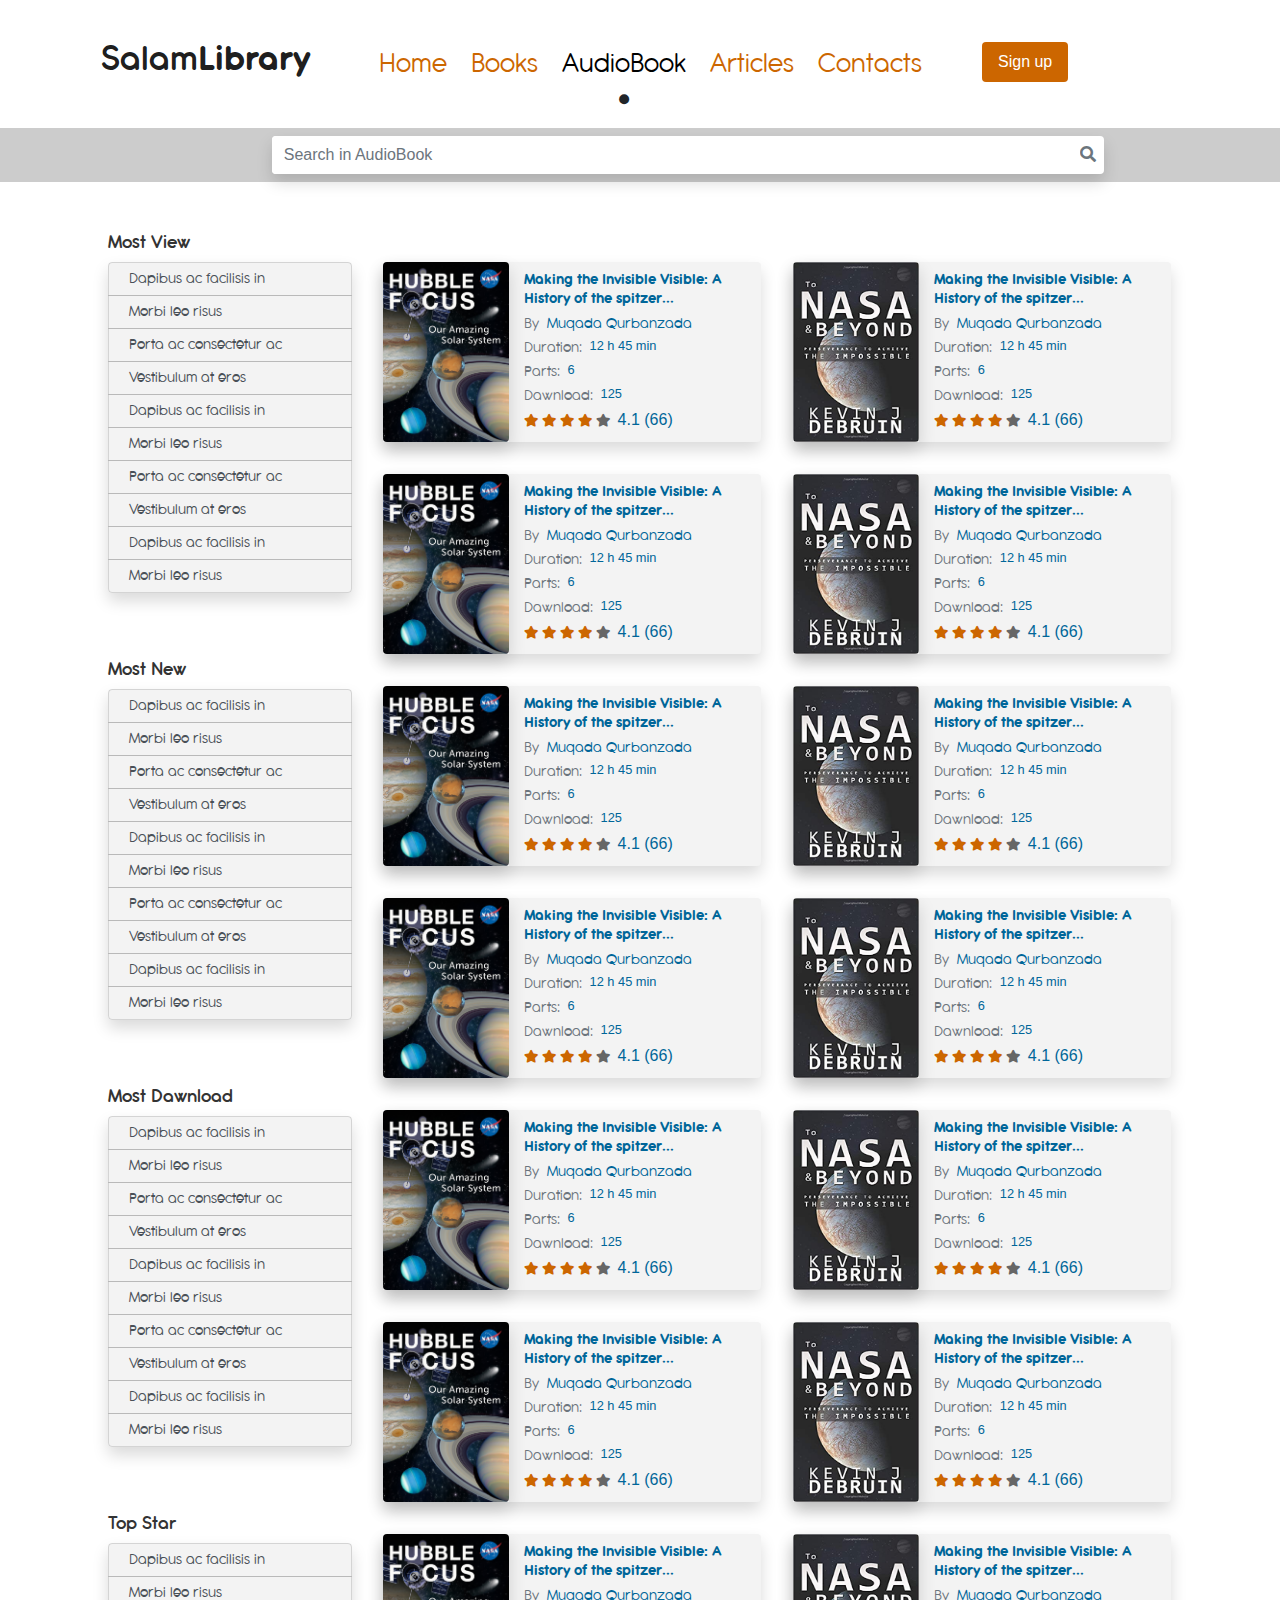
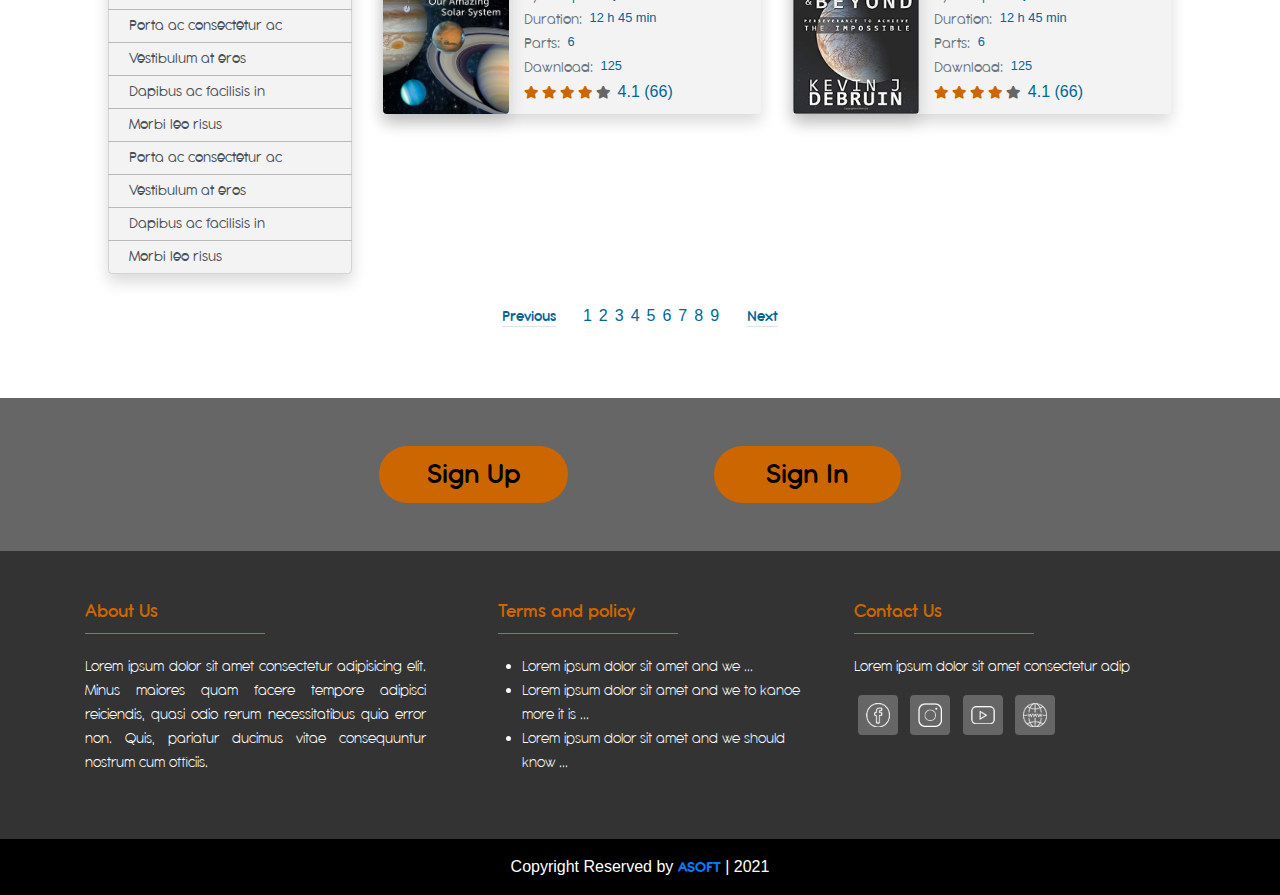
<file: audio.html>
<!DOCTYPE html>
<html lang="en">
  <head>
    <meta charset="UTF-8" />
    <meta name="viewport" content="width=device-width, initial-scale=1.0" />
    <title>Online Library</title>
    <link
      rel="stylesheet"
      href="https://cdn.jsdelivr.net/npm/bootstrap@4.3.1/dist/css/bootstrap.min.css"
      integrity="sha384-ggOyR0iXCbMQv3Xipma34MD+dH/1fQ784/j6cY/iJTQUOhcWr7x9JvoRxT2MZw1T"
      crossorigin="anonymous"
    />
    <script
      src="https://cdn.jsdelivr.net/npm/bootstrap@4.3.1/dist/js/bootstrap.min.js"
      integrity="sha384-JjSmVgyd0p3pXB1rRibZUAYoIIy6OrQ6VrjIEaFf/nJGzIxFDsf4x0xIM+B07jRM"
      crossorigin="anonymous"
    ></script>
    <link
      href="https://stackpath.bootstrapcdn.com/bootstrap/4.4.1/css/bootstrap.min.css"
    />
    <link rel="icon" href="images/Logo .png" />
    <link rel="stylesheet" href="css/style.css" />
    <link
      rel="stylesheet"
      href="css/fontawesome-free-5.11.2-web/css/all.min.css"
    />
    <link
      rel="stylesheet"
      href="css/bootstrap-4.3.1-dist/css/bootstrap.min.css"
    />
  </head>

  <body>
    <header>
      <div class="container">
        <nav class="navbar navbar-expand-lg navbar-light mt-3">
          <a
            class="navbar-brand pb-2 mb-4"
            style="font-size: 38px"
            href="./index.html"
            ><span class="An_Dm_bold">Salam</span
            ><span class="an_bold">Library</span></a
          >
          <button
            class="navbar-toggler"
            type="button"
            data-toggle="collapse"
            data-target="#navbarSupportedContent"
            aria-controls="navbarSupportedContent"
            aria-expanded="false"
            aria-label="Toggle navigation"
          >
            <span class="navbar-toggler-icon"></span>
          </button>
          <div
            class="collapse navbar-collapse ml-4 pl-3"
            id="navbarSupportedContent"
          >
            <ul class="navbar-nav">
              <li class="nav-item mx-1 text-center">
                <a
                  class="nav-link text--one An_trial pb-0"
                  style="font-size: 29px"
                  href="./index.html"
                  >Home</a
                >
              </li>
              <li class="nav-item mx-1 text-center">
                <a
                  class="nav-link text--one An_trial pb-0"
                  style="font-size: 29px"
                  href="./books.html"
                  >Books</a
                >
              </li>
              <li class="nav-item mx-1 text-center">
                <a
                  class="nav-link text--five pb-0 An_trial"
                  style="font-size: 29px"
                  href="audio.html"
                  >AudioBook
                </a>
                <small
                  ><small><span class="fa fa-circle"></span></small
                ></small>
              </li>
              <li class="nav-item mx-1 text-center">
                <a
                  class="nav-link text--one pb-0 An_trial"
                  href="./articles.html"
                  style="font-size: 29px; font-weight: 200"
                  >Articles</a
                >
              </li>
              <li class="nav-item mx-1 text-center">
                <a
                  class="nav-link text--one An_trial pb-0"
                  style="font-size: 29px"
                  href="./contact.html"
                  >Contacts</a
                >
              </li>
              <li class="nav-item text-center ml-lg-4 pl-lg-4">
                <a href="./sign.html"
                  ><button
                    class="btn btn-primary bg--one border-0 py-2 px-3 mt-2"
                  >
                    Sign up
                  </button></a
                >
              </li>
            </ul>
          </div>
        </nav>
      </div>
    </header>
    <section class="bg--four py-2">
      <div class="container">
        <div class="row w-100 ml-lg-5 mx-0">
          <div
            class="input-group mx-auto w-75 d-flex align-items-center bg-white rounded shadow"
          >
            <input
              type="text"
              class="form-control border-0 bg-white"
              id="inlineFormInputGroupUsername2"
              placeholder="Search in AudioBook"
            />
            <div class="input-group-addon border-0 pr-2">
              <a href="#" class="my-auto"
                ><i class="fas fa-search text-muted"></i
              ></a>
            </div>
          </div>
        </div>
      </div>
    </section>

    <section class="my-5">
      <div class="container">
        <div class="row mx-2 justify-content-center">
          <div class="col-lg-3 col-md-3 col-12 col-12">
            <div>
              <h5 class="text--seven An_Dm_bold">Most View</h5>
              <div
                class="list-group border-0 rounded shadow"
                style="background-color: rgb(243, 243, 243)"
              >
                <a
                  href="#"
                  class="list-group-item list-group-item-action py-1 bg-transparent An_trial An_trial"
                  >Dapibus ac facilisis in</a
                >
                <a
                  href="#"
                  class="list-group-item list-group-item-action py-1 bg-transparent An_trial"
                  >Morbi leo risus</a
                >
                <a
                  href="#"
                  class="list-group-item list-group-item-action py-1 bg-transparent An_trial"
                  >Porta ac consectetur ac</a
                >
                <a
                  href="#"
                  class="list-group-item list-group-item-action py-1 bg-transparent An_trial"
                  >Vestibulum at eros</a
                >
                <a
                  href="#"
                  class="list-group-item list-group-item-action py-1 bg-transparent An_trial"
                  >Dapibus ac facilisis in</a
                >
                <a
                  href="#"
                  class="list-group-item list-group-item-action py-1 bg-transparent An_trial"
                  >Morbi leo risus</a
                >
                <a
                  href="#"
                  class="list-group-item list-group-item-action py-1 bg-transparent An_trial"
                  >Porta ac consectetur ac</a
                >
                <a
                  href="#"
                  class="list-group-item list-group-item-action py-1 bg-transparent An_trial"
                  >Vestibulum at eros</a
                >
                <a
                  href="#"
                  class="list-group-item list-group-item-action py-1 bg-transparent An_trial"
                  >Dapibus ac facilisis in</a
                >
                <a
                  href="#"
                  class="list-group-item list-group-item-action py-1 bg-transparent An_trial"
                  >Morbi leo risus</a
                >
              </div>
            </div>
            <div class="mt-5 pt-3">
              <h5 class="text--seven An_Dm_bold">Most New</h5>
              <div
                class="list-group border-0 rounded shadow"
                style="background-color: rgb(243, 243, 243)"
              >
                <a
                  href="#"
                  class="list-group-item list-group-item-action py-1 bg-transparent An_trial"
                  >Dapibus ac facilisis in</a
                >
                <a
                  href="#"
                  class="list-group-item list-group-item-action py-1 bg-transparent An_trial"
                  >Morbi leo risus</a
                >
                <a
                  href="#"
                  class="list-group-item list-group-item-action py-1 bg-transparent An_trial"
                  >Porta ac consectetur ac</a
                >
                <a
                  href="#"
                  class="list-group-item list-group-item-action py-1 bg-transparent An_trial"
                  >Vestibulum at eros</a
                >
                <a
                  href="#"
                  class="list-group-item list-group-item-action py-1 bg-transparent An_trial"
                  >Dapibus ac facilisis in</a
                >
                <a
                  href="#"
                  class="list-group-item list-group-item-action py-1 bg-transparent An_trial"
                  >Morbi leo risus</a
                >
                <a
                  href="#"
                  class="list-group-item list-group-item-action py-1 bg-transparent An_trial"
                  >Porta ac consectetur ac</a
                >
                <a
                  href="#"
                  class="list-group-item list-group-item-action py-1 bg-transparent An_trial"
                  >Vestibulum at eros</a
                >
                <a
                  href="#"
                  class="list-group-item list-group-item-action py-1 bg-transparent An_trial"
                  >Dapibus ac facilisis in</a
                >
                <a
                  href="#"
                  class="list-group-item list-group-item-action py-1 bg-transparent An_trial"
                  >Morbi leo risus</a
                >
              </div>
            </div>
            <div class="mt-5 pt-3">
              <h5 class="text--seven An_Dm_bold">Most Dawnload</h5>
              <div
                class="list-group border-0 rounded shadow"
                style="background-color: rgb(243, 243, 243)"
              >
                <a
                  href="#"
                  class="list-group-item list-group-item-action py-1 bg-transparent An_trial"
                  >Dapibus ac facilisis in</a
                >
                <a
                  href="#"
                  class="list-group-item list-group-item-action py-1 bg-transparent An_trial"
                  >Morbi leo risus</a
                >
                <a
                  href="#"
                  class="list-group-item list-group-item-action py-1 bg-transparent An_trial"
                  >Porta ac consectetur ac</a
                >
                <a
                  href="#"
                  class="list-group-item list-group-item-action py-1 bg-transparent An_trial"
                  >Vestibulum at eros</a
                >
                <a
                  href="#"
                  class="list-group-item list-group-item-action py-1 bg-transparent An_trial"
                  >Dapibus ac facilisis in</a
                >
                <a
                  href="#"
                  class="list-group-item list-group-item-action py-1 bg-transparent An_trial"
                  >Morbi leo risus</a
                >
                <a
                  href="#"
                  class="list-group-item list-group-item-action py-1 bg-transparent An_trial"
                  >Porta ac consectetur ac</a
                >
                <a
                  href="#"
                  class="list-group-item list-group-item-action py-1 bg-transparent An_trial"
                  >Vestibulum at eros</a
                >
                <a
                  href="#"
                  class="list-group-item list-group-item-action py-1 bg-transparent An_trial"
                  >Dapibus ac facilisis in</a
                >
                <a
                  href="#"
                  class="list-group-item list-group-item-action py-1 bg-transparent An_trial"
                  >Morbi leo risus</a
                >
              </div>
            </div>
            <div class="mt-5 pt-3">
              <h5 class="text--seven An_Dm_bold">Top Star</h5>
              <div
                class="list-group border-0 rounded shadow"
                style="background-color: rgb(243, 243, 243)"
              >
                <a
                  href="#"
                  class="list-group-item list-group-item-action py-1 bg-transparent An_trial"
                  >Dapibus ac facilisis in</a
                >
                <a
                  href="#"
                  class="list-group-item list-group-item-action py-1 bg-transparent An_trial"
                  >Morbi leo risus</a
                >
                <a
                  href="#"
                  class="list-group-item list-group-item-action py-1 bg-transparent An_trial"
                  >Porta ac consectetur ac</a
                >
                <a
                  href="#"
                  class="list-group-item list-group-item-action py-1 bg-transparent An_trial"
                  >Vestibulum at eros</a
                >
                <a
                  href="#"
                  class="list-group-item list-group-item-action py-1 bg-transparent An_trial"
                  >Dapibus ac facilisis in</a
                >
                <a
                  href="#"
                  class="list-group-item list-group-item-action py-1 bg-transparent An_trial"
                  >Morbi leo risus</a
                >
                <a
                  href="#"
                  class="list-group-item list-group-item-action py-1 bg-transparent An_trial"
                  >Porta ac consectetur ac</a
                >
                <a
                  href="#"
                  class="list-group-item list-group-item-action py-1 bg-transparent An_trial"
                  >Vestibulum at eros</a
                >
                <a
                  href="#"
                  class="list-group-item list-group-item-action py-1 bg-transparent An_trial"
                  >Dapibus ac facilisis in</a
                >
                <a
                  href="#"
                  class="list-group-item list-group-item-action py-1 bg-transparent An_trial"
                  >Morbi leo risus</a
                >
              </div>
            </div>
          </div>

          <div class="col-lg-9 col-md-9 col-sm-12 col-12 mt-5 mt-lg-0 mt-md-0">
            <div class="row mt-2">
              <div class="col-lg-6 col-md-12 col-sm-12 col-12 mt-4 mt-lg-3">
                <a href="./AudioVievPage.html" class="nav-link">
                  <div
                    class="row shadow rounded"
                    style="background-color: rgb(243, 243, 243)"
                  >
                    <div class="col-lg-4 col-md-6 col-sm-6 px-0 shadow">
                      <img
                        src="images/nasa 2.jpeg"
                        class="rounded w-100"
                        style="height: 180px !important"
                        alt=""
                      />
                    </div>
                    <div class="col-lg-8 col-md-6 col-sm-6">
                      <h6 class="text--two mb-0 mt-2 an_bold">
                        <b
                          >Making the Invisible Visible: A History of the
                          spitzer...</b
                        >
                      </h6>
                      <div class="d-flex mt-1">
                        <p class="text-muted mb-0 An_trial">By</p>
                        <p class="pl-2 text--two mb-0 An_trial pb-0">
                          Muqada Qurbanzada
                        </p>
                      </div>
                      <div class="d-flex">
                        <p class="text-muted mb-0 An_trial">Duration:</p>
                        <p class="pl-2 text--two mb-0 small">12 h 45 min</p>
                      </div>
                      <div class="d-flex">
                        <p class="text-muted mb-0 An_trial">Parts:</p>
                        <p class="pl-2 text--two mb-0 small">6</p>
                      </div>
                      <div class="d-flex">
                        <p class="text-muted mb-0 An_trial">Dawnload:</p>
                        <p class="pl-2 text--two mb-0 small">125</p>
                      </div>
                      <div class="">
                        <p class="text--two mb-0 d-flex align-items-center">
                          <small
                            ><i class="fa fa-star text--one pr-1"></i
                          ></small>
                          <small
                            ><i class="fa fa-star text--one pr-1"></i
                          ></small>
                          <small
                            ><i class="fa fa-star text--one pr-1"></i
                          ></small>
                          <small
                            ><i class="fa fa-star text--one pr-1"></i
                          ></small>
                          <small
                            ><i class="fa fa-star text--six mr-2"></i
                          ></small>
                          4.1 (66)
                        </p>
                      </div>
                    </div>
                  </div>
                </a>
              </div>
              <div class="col-lg-6 col-md-12 col-sm-12 col-12 mt-4 mt-lg-3">
                <a href="./AudioVievPage.html" class="nav-link">
                  <div
                    class="row shadow rounded"
                    style="background-color: rgb(243, 243, 243)"
                  >
                    <div class="col-lg-4 col-md-6 col-sm-6 px-0 shadow">
                      <img
                        src="images/nasa 1.jpg"
                        class="rounded w-100"
                        style="height: 180px !important"
                        alt=""
                      />
                    </div>
                    <div class="col-lg-8 col-md-6 col-sm-6">
                      <h6 class="text--two mb-0 mt-2 an_bold">
                        <b
                          >Making the Invisible Visible: A History of the
                          spitzer...</b
                        >
                      </h6>
                      <div class="d-flex mt-1">
                        <p class="text-muted mb-0 An_trial">By</p>
                        <p class="pl-2 text--two mb-0 An_trial">
                          Muqada Qurbanzada
                        </p>
                      </div>
                      <div class="d-flex">
                        <p class="text-muted mb-0 An_trial">Duration:</p>
                        <p class="pl-2 text--two mb-0 small">12 h 45 min</p>
                      </div>
                      <div class="d-flex">
                        <p class="text-muted mb-0 An_trial">Parts:</p>
                        <p class="pl-2 text--two mb-0 small">6</p>
                      </div>
                      <div class="d-flex">
                        <p class="text-muted mb-0 An_trial">Dawnload:</p>
                        <p class="pl-2 text--two mb-0 small">125</p>
                      </div>
                      <div class="">
                        <p class="text--two mb-0 d-flex align-items-center">
                          <small
                            ><i class="fa fa-star text--one pr-1"></i
                          ></small>
                          <small
                            ><i class="fa fa-star text--one pr-1"></i
                          ></small>
                          <small
                            ><i class="fa fa-star text--one pr-1"></i
                          ></small>
                          <small
                            ><i class="fa fa-star text--one pr-1"></i
                          ></small>
                          <small
                            ><i class="fa fa-star text--six mr-2"></i
                          ></small>
                          4.1 (66)
                        </p>
                      </div>
                    </div>
                  </div>
                </a>
              </div>
            </div>
            <div class="row">
              <div class="col-lg-6 col-md-12 col-sm-12 col-12 mt-4 mt-lg-3">
                <a href="./AudioVievPage.html" class="nav-link">
                  <div
                    class="row shadow rounded"
                    style="background-color: rgb(243, 243, 243)"
                  >
                    <div class="col-lg-4 col-md-6 col-sm-6 px-0 shadow">
                      <img
                        src="images/nasa 2.jpeg"
                        class="rounded w-100"
                        style="height: 180px !important"
                        alt=""
                      />
                    </div>
                    <div class="col-lg-8 col-md-6 col-sm-6">
                      <h6 class="text--two mb-0 mt-2 an_bold">
                        <b
                          >Making the Invisible Visible: A History of the
                          spitzer...</b
                        >
                      </h6>
                      <div class="d-flex mt-1">
                        <p class="text-muted mb-0 An_trial">By</p>
                        <p class="pl-2 text--two mb-0 An_trial pb-0">
                          Muqada Qurbanzada
                        </p>
                      </div>
                      <div class="d-flex">
                        <p class="text-muted mb-0 An_trial">Duration:</p>
                        <p class="pl-2 text--two mb-0 small">12 h 45 min</p>
                      </div>
                      <div class="d-flex">
                        <p class="text-muted mb-0 An_trial">Parts:</p>
                        <p class="pl-2 text--two mb-0 small">6</p>
                      </div>
                      <div class="d-flex">
                        <p class="text-muted mb-0 An_trial">Dawnload:</p>
                        <p class="pl-2 text--two mb-0 small">125</p>
                      </div>
                      <div class="">
                        <p class="text--two mb-0 d-flex align-items-center">
                          <small
                            ><i class="fa fa-star text--one pr-1"></i
                          ></small>
                          <small
                            ><i class="fa fa-star text--one pr-1"></i
                          ></small>
                          <small
                            ><i class="fa fa-star text--one pr-1"></i
                          ></small>
                          <small
                            ><i class="fa fa-star text--one pr-1"></i
                          ></small>
                          <small
                            ><i class="fa fa-star text--six mr-2"></i
                          ></small>
                          4.1 (66)
                        </p>
                      </div>
                    </div>
                  </div>
                </a>
              </div>
              <div class="col-lg-6 col-md-12 col-sm-12 col-12 mt-4 mt-lg-3">
                <a href="./AudioVievPage.html" class="nav-link">
                  <div
                    class="row shadow rounded"
                    style="background-color: rgb(243, 243, 243)"
                  >
                    <div class="col-lg-4 col-md-6 col-sm-6 px-0 shadow">
                      <img
                        src="images/nasa 1.jpg"
                        class="rounded w-100"
                        style="height: 180px !important"
                        alt=""
                      />
                    </div>
                    <div class="col-lg-8 col-md-6 col-sm-6">
                      <h6 class="text--two mb-0 mt-2 an_bold">
                        <b
                          >Making the Invisible Visible: A History of the
                          spitzer...</b
                        >
                      </h6>
                      <div class="d-flex mt-1">
                        <p class="text-muted mb-0 An_trial">By</p>
                        <p class="pl-2 text--two mb-0 An_trial">
                          Muqada Qurbanzada
                        </p>
                      </div>
                      <div class="d-flex">
                        <p class="text-muted mb-0 An_trial">Duration:</p>
                        <p class="pl-2 text--two mb-0 small">12 h 45 min</p>
                      </div>
                      <div class="d-flex">
                        <p class="text-muted mb-0 An_trial">Parts:</p>
                        <p class="pl-2 text--two mb-0 small">6</p>
                      </div>
                      <div class="d-flex">
                        <p class="text-muted mb-0 An_trial">Dawnload:</p>
                        <p class="pl-2 text--two mb-0 small">125</p>
                      </div>
                      <div class="">
                        <p class="text--two mb-0 d-flex align-items-center">
                          <small
                            ><i class="fa fa-star text--one pr-1"></i
                          ></small>
                          <small
                            ><i class="fa fa-star text--one pr-1"></i
                          ></small>
                          <small
                            ><i class="fa fa-star text--one pr-1"></i
                          ></small>
                          <small
                            ><i class="fa fa-star text--one pr-1"></i
                          ></small>
                          <small
                            ><i class="fa fa-star text--six mr-2"></i
                          ></small>
                          4.1 (66)
                        </p>
                      </div>
                    </div>
                  </div>
                </a>
              </div>
            </div>
            <div class="row">
              <div class="col-lg-6 col-md-12 col-sm-12 col-12 mt-4 mt-lg-3">
                <a href="./AudioVievPage.html" class="nav-link">
                  <div
                    class="row shadow rounded"
                    style="background-color: rgb(243, 243, 243)"
                  >
                    <div class="col-lg-4 col-md-6 col-sm-6 px-0 shadow">
                      <img
                        src="images/nasa 2.jpeg"
                        class="rounded w-100"
                        style="height: 180px !important"
                        alt=""
                      />
                    </div>
                    <div class="col-lg-8 col-md-6 col-sm-6">
                      <h6 class="text--two mb-0 mt-2 an_bold">
                        <b
                          >Making the Invisible Visible: A History of the
                          spitzer...</b
                        >
                      </h6>
                      <div class="d-flex mt-1">
                        <p class="text-muted mb-0 An_trial">By</p>
                        <p class="pl-2 text--two mb-0 An_trial pb-0">
                          Muqada Qurbanzada
                        </p>
                      </div>
                      <div class="d-flex">
                        <p class="text-muted mb-0 An_trial">Duration:</p>
                        <p class="pl-2 text--two mb-0 small">12 h 45 min</p>
                      </div>
                      <div class="d-flex">
                        <p class="text-muted mb-0 An_trial">Parts:</p>
                        <p class="pl-2 text--two mb-0 small">6</p>
                      </div>
                      <div class="d-flex">
                        <p class="text-muted mb-0 An_trial">Dawnload:</p>
                        <p class="pl-2 text--two mb-0 small">125</p>
                      </div>
                      <div class="">
                        <p class="text--two mb-0 d-flex align-items-center">
                          <small
                            ><i class="fa fa-star text--one pr-1"></i
                          ></small>
                          <small
                            ><i class="fa fa-star text--one pr-1"></i
                          ></small>
                          <small
                            ><i class="fa fa-star text--one pr-1"></i
                          ></small>
                          <small
                            ><i class="fa fa-star text--one pr-1"></i
                          ></small>
                          <small
                            ><i class="fa fa-star text--six mr-2"></i
                          ></small>
                          4.1 (66)
                        </p>
                      </div>
                    </div>
                  </div>
                </a>
              </div>
              <div class="col-lg-6 col-md-12 col-sm-12 col-12 mt-4 mt-lg-3">
                <a href="./AudioVievPage.html" class="nav-link">
                  <div
                    class="row shadow rounded"
                    style="background-color: rgb(243, 243, 243)"
                  >
                    <div class="col-lg-4 col-md-6 col-sm-6 px-0 shadow">
                      <img
                        src="images/nasa 1.jpg"
                        class="rounded w-100"
                        style="height: 180px !important"
                        alt=""
                      />
                    </div>
                    <div class="col-lg-8 col-md-6 col-sm-6">
                      <h6 class="text--two mb-0 mt-2 an_bold">
                        <b
                          >Making the Invisible Visible: A History of the
                          spitzer...</b
                        >
                      </h6>
                      <div class="d-flex mt-1">
                        <p class="text-muted mb-0 An_trial">By</p>
                        <p class="pl-2 text--two mb-0 An_trial">
                          Muqada Qurbanzada
                        </p>
                      </div>
                      <div class="d-flex">
                        <p class="text-muted mb-0 An_trial">Duration:</p>
                        <p class="pl-2 text--two mb-0 small">12 h 45 min</p>
                      </div>
                      <div class="d-flex">
                        <p class="text-muted mb-0 An_trial">Parts:</p>
                        <p class="pl-2 text--two mb-0 small">6</p>
                      </div>
                      <div class="d-flex">
                        <p class="text-muted mb-0 An_trial">Dawnload:</p>
                        <p class="pl-2 text--two mb-0 small">125</p>
                      </div>
                      <div class="">
                        <p class="text--two mb-0 d-flex align-items-center">
                          <small
                            ><i class="fa fa-star text--one pr-1"></i
                          ></small>
                          <small
                            ><i class="fa fa-star text--one pr-1"></i
                          ></small>
                          <small
                            ><i class="fa fa-star text--one pr-1"></i
                          ></small>
                          <small
                            ><i class="fa fa-star text--one pr-1"></i
                          ></small>
                          <small
                            ><i class="fa fa-star text--six mr-2"></i
                          ></small>
                          4.1 (66)
                        </p>
                      </div>
                    </div>
                  </div>
                </a>
              </div>
            </div>
            <div class="row">
              <div class="col-lg-6 col-md-12 col-sm-12 col-12 mt-4 mt-lg-3">
                <a href="./AudioVievPage.html" class="nav-link">
                  <div
                    class="row shadow rounded"
                    style="background-color: rgb(243, 243, 243)"
                  >
                    <div class="col-lg-4 col-md-6 col-sm-6 px-0 shadow">
                      <img
                        src="images/nasa 2.jpeg"
                        class="rounded w-100"
                        style="height: 180px !important"
                        alt=""
                      />
                    </div>
                    <div class="col-lg-8 col-md-6 col-sm-6">
                      <h6 class="text--two mb-0 mt-2 an_bold">
                        <b
                          >Making the Invisible Visible: A History of the
                          spitzer...</b
                        >
                      </h6>
                      <div class="d-flex mt-1">
                        <p class="text-muted mb-0 An_trial">By</p>
                        <p class="pl-2 text--two mb-0 An_trial pb-0">
                          Muqada Qurbanzada
                        </p>
                      </div>
                      <div class="d-flex">
                        <p class="text-muted mb-0 An_trial">Duration:</p>
                        <p class="pl-2 text--two mb-0 small">12 h 45 min</p>
                      </div>
                      <div class="d-flex">
                        <p class="text-muted mb-0 An_trial">Parts:</p>
                        <p class="pl-2 text--two mb-0 small">6</p>
                      </div>
                      <div class="d-flex">
                        <p class="text-muted mb-0 An_trial">Dawnload:</p>
                        <p class="pl-2 text--two mb-0 small">125</p>
                      </div>
                      <div class="">
                        <p class="text--two mb-0 d-flex align-items-center">
                          <small
                            ><i class="fa fa-star text--one pr-1"></i
                          ></small>
                          <small
                            ><i class="fa fa-star text--one pr-1"></i
                          ></small>
                          <small
                            ><i class="fa fa-star text--one pr-1"></i
                          ></small>
                          <small
                            ><i class="fa fa-star text--one pr-1"></i
                          ></small>
                          <small
                            ><i class="fa fa-star text--six mr-2"></i
                          ></small>
                          4.1 (66)
                        </p>
                      </div>
                    </div>
                  </div>
                </a>
              </div>
              <div class="col-lg-6 col-md-12 col-sm-12 col-12 mt-4 mt-lg-3">
                <a href="./AudioVievPage.html" class="nav-link">
                  <div
                    class="row shadow rounded"
                    style="background-color: rgb(243, 243, 243)"
                  >
                    <div class="col-lg-4 col-md-6 col-sm-6 px-0 shadow">
                      <img
                        src="images/nasa 1.jpg"
                        class="rounded w-100"
                        style="height: 180px !important"
                        alt=""
                      />
                    </div>
                    <div class="col-lg-8 col-md-6 col-sm-6">
                      <h6 class="text--two mb-0 mt-2 an_bold">
                        <b
                          >Making the Invisible Visible: A History of the
                          spitzer...</b
                        >
                      </h6>
                      <div class="d-flex mt-1">
                        <p class="text-muted mb-0 An_trial">By</p>
                        <p class="pl-2 text--two mb-0 An_trial">
                          Muqada Qurbanzada
                        </p>
                      </div>
                      <div class="d-flex">
                        <p class="text-muted mb-0 An_trial">Duration:</p>
                        <p class="pl-2 text--two mb-0 small">12 h 45 min</p>
                      </div>
                      <div class="d-flex">
                        <p class="text-muted mb-0 An_trial">Parts:</p>
                        <p class="pl-2 text--two mb-0 small">6</p>
                      </div>
                      <div class="d-flex">
                        <p class="text-muted mb-0 An_trial">Dawnload:</p>
                        <p class="pl-2 text--two mb-0 small">125</p>
                      </div>
                      <div class="">
                        <p class="text--two mb-0 d-flex align-items-center">
                          <small
                            ><i class="fa fa-star text--one pr-1"></i
                          ></small>
                          <small
                            ><i class="fa fa-star text--one pr-1"></i
                          ></small>
                          <small
                            ><i class="fa fa-star text--one pr-1"></i
                          ></small>
                          <small
                            ><i class="fa fa-star text--one pr-1"></i
                          ></small>
                          <small
                            ><i class="fa fa-star text--six mr-2"></i
                          ></small>
                          4.1 (66)
                        </p>
                      </div>
                    </div>
                  </div>
                </a>
              </div>
            </div>
            <div class="row">
              <div class="col-lg-6 col-md-12 col-sm-12 col-12 mt-4 mt-lg-3">
                <a href="./AudioVievPage.html" class="nav-link">
                  <div
                    class="row shadow rounded"
                    style="background-color: rgb(243, 243, 243)"
                  >
                    <div class="col-lg-4 col-md-6 col-sm-6 px-0 shadow">
                      <img
                        src="images/nasa 2.jpeg"
                        class="rounded w-100"
                        style="height: 180px !important"
                        alt=""
                      />
                    </div>
                    <div class="col-lg-8 col-md-6 col-sm-6">
                      <h6 class="text--two mb-0 mt-2 an_bold">
                        <b
                          >Making the Invisible Visible: A History of the
                          spitzer...</b
                        >
                      </h6>
                      <div class="d-flex mt-1">
                        <p class="text-muted mb-0 An_trial">By</p>
                        <p class="pl-2 text--two mb-0 An_trial pb-0">
                          Muqada Qurbanzada
                        </p>
                      </div>
                      <div class="d-flex">
                        <p class="text-muted mb-0 An_trial">Duration:</p>
                        <p class="pl-2 text--two mb-0 small">12 h 45 min</p>
                      </div>
                      <div class="d-flex">
                        <p class="text-muted mb-0 An_trial">Parts:</p>
                        <p class="pl-2 text--two mb-0 small">6</p>
                      </div>
                      <div class="d-flex">
                        <p class="text-muted mb-0 An_trial">Dawnload:</p>
                        <p class="pl-2 text--two mb-0 small">125</p>
                      </div>
                      <div class="">
                        <p class="text--two mb-0 d-flex align-items-center">
                          <small
                            ><i class="fa fa-star text--one pr-1"></i
                          ></small>
                          <small
                            ><i class="fa fa-star text--one pr-1"></i
                          ></small>
                          <small
                            ><i class="fa fa-star text--one pr-1"></i
                          ></small>
                          <small
                            ><i class="fa fa-star text--one pr-1"></i
                          ></small>
                          <small
                            ><i class="fa fa-star text--six mr-2"></i
                          ></small>
                          4.1 (66)
                        </p>
                      </div>
                    </div>
                  </div>
                </a>
              </div>
              <div class="col-lg-6 col-md-12 col-sm-12 col-12 mt-4 mt-lg-3">
                <a href="./AudioVievPage.html" class="nav-link">
                  <div
                    class="row shadow rounded"
                    style="background-color: rgb(243, 243, 243)"
                  >
                    <div class="col-lg-4 col-md-6 col-sm-6 px-0 shadow">
                      <img
                        src="images/nasa 1.jpg"
                        class="rounded w-100"
                        style="height: 180px !important"
                        alt=""
                      />
                    </div>
                    <div class="col-lg-8 col-md-6 col-sm-6">
                      <h6 class="text--two mb-0 mt-2 an_bold">
                        <b
                          >Making the Invisible Visible: A History of the
                          spitzer...</b
                        >
                      </h6>
                      <div class="d-flex mt-1">
                        <p class="text-muted mb-0 An_trial">By</p>
                        <p class="pl-2 text--two mb-0 An_trial">
                          Muqada Qurbanzada
                        </p>
                      </div>
                      <div class="d-flex">
                        <p class="text-muted mb-0 An_trial">Duration:</p>
                        <p class="pl-2 text--two mb-0 small">12 h 45 min</p>
                      </div>
                      <div class="d-flex">
                        <p class="text-muted mb-0 An_trial">Parts:</p>
                        <p class="pl-2 text--two mb-0 small">6</p>
                      </div>
                      <div class="d-flex">
                        <p class="text-muted mb-0 An_trial">Dawnload:</p>
                        <p class="pl-2 text--two mb-0 small">125</p>
                      </div>
                      <div class="">
                        <p class="text--two mb-0 d-flex align-items-center">
                          <small
                            ><i class="fa fa-star text--one pr-1"></i
                          ></small>
                          <small
                            ><i class="fa fa-star text--one pr-1"></i
                          ></small>
                          <small
                            ><i class="fa fa-star text--one pr-1"></i
                          ></small>
                          <small
                            ><i class="fa fa-star text--one pr-1"></i
                          ></small>
                          <small
                            ><i class="fa fa-star text--six mr-2"></i
                          ></small>
                          4.1 (66)
                        </p>
                      </div>
                    </div>
                  </div>
                </a>
              </div>
            </div>
            <div class="row">
              <div class="col-lg-6 col-md-12 col-sm-12 col-12 mt-4 mt-lg-3">
                <a href="./AudioVievPage.html" class="nav-link">
                  <div
                    class="row shadow rounded"
                    style="background-color: rgb(243, 243, 243)"
                  >
                    <div class="col-lg-4 col-md-6 col-sm-6 px-0 shadow">
                      <img
                        src="images/nasa 2.jpeg"
                        class="rounded w-100"
                        style="height: 180px !important"
                        alt=""
                      />
                    </div>
                    <div class="col-lg-8 col-md-6 col-sm-6">
                      <h6 class="text--two mb-0 mt-2 an_bold">
                        <b
                          >Making the Invisible Visible: A History of the
                          spitzer...</b
                        >
                      </h6>
                      <div class="d-flex mt-1">
                        <p class="text-muted mb-0 An_trial">By</p>
                        <p class="pl-2 text--two mb-0 An_trial pb-0">
                          Muqada Qurbanzada
                        </p>
                      </div>
                      <div class="d-flex">
                        <p class="text-muted mb-0 An_trial">Duration:</p>
                        <p class="pl-2 text--two mb-0 small">12 h 45 min</p>
                      </div>
                      <div class="d-flex">
                        <p class="text-muted mb-0 An_trial">Parts:</p>
                        <p class="pl-2 text--two mb-0 small">6</p>
                      </div>
                      <div class="d-flex">
                        <p class="text-muted mb-0 An_trial">Dawnload:</p>
                        <p class="pl-2 text--two mb-0 small">125</p>
                      </div>
                      <div class="">
                        <p class="text--two mb-0 d-flex align-items-center">
                          <small
                            ><i class="fa fa-star text--one pr-1"></i
                          ></small>
                          <small
                            ><i class="fa fa-star text--one pr-1"></i
                          ></small>
                          <small
                            ><i class="fa fa-star text--one pr-1"></i
                          ></small>
                          <small
                            ><i class="fa fa-star text--one pr-1"></i
                          ></small>
                          <small
                            ><i class="fa fa-star text--six mr-2"></i
                          ></small>
                          4.1 (66)
                        </p>
                      </div>
                    </div>
                  </div>
                </a>
              </div>
              <div class="col-lg-6 col-md-12 col-sm-12 col-12 mt-4 mt-lg-3">
                <a href="./AudioVievPage.html" class="nav-link">
                  <div
                    class="row shadow rounded"
                    style="background-color: rgb(243, 243, 243)"
                  >
                    <div class="col-lg-4 col-md-6 col-sm-6 px-0 shadow">
                      <img
                        src="images/nasa 1.jpg"
                        class="rounded w-100"
                        style="height: 180px !important"
                        alt=""
                      />
                    </div>
                    <div class="col-lg-8 col-md-6 col-sm-6">
                      <h6 class="text--two mb-0 mt-2 an_bold">
                        <b
                          >Making the Invisible Visible: A History of the
                          spitzer...</b
                        >
                      </h6>
                      <div class="d-flex mt-1">
                        <p class="text-muted mb-0 An_trial">By</p>
                        <p class="pl-2 text--two mb-0 An_trial">
                          Muqada Qurbanzada
                        </p>
                      </div>
                      <div class="d-flex">
                        <p class="text-muted mb-0 An_trial">Duration:</p>
                        <p class="pl-2 text--two mb-0 small">12 h 45 min</p>
                      </div>
                      <div class="d-flex">
                        <p class="text-muted mb-0 An_trial">Parts:</p>
                        <p class="pl-2 text--two mb-0 small">6</p>
                      </div>
                      <div class="d-flex">
                        <p class="text-muted mb-0 An_trial">Dawnload:</p>
                        <p class="pl-2 text--two mb-0 small">125</p>
                      </div>
                      <div class="">
                        <p class="text--two mb-0 d-flex align-items-center">
                          <small
                            ><i class="fa fa-star text--one pr-1"></i
                          ></small>
                          <small
                            ><i class="fa fa-star text--one pr-1"></i
                          ></small>
                          <small
                            ><i class="fa fa-star text--one pr-1"></i
                          ></small>
                          <small
                            ><i class="fa fa-star text--one pr-1"></i
                          ></small>
                          <small
                            ><i class="fa fa-star text--six mr-2"></i
                          ></small>
                          4.1 (66)
                        </p>
                      </div>
                    </div>
                  </div>
                </a>
              </div>
            </div>

            <div class="row">
              <div class="col-lg-6 col-md-12 col-sm-12 col-12 mt-4 mt-lg-3">
                <a href="./AudioVievPage.html" class="nav-link">
                  <div
                    class="row shadow rounded"
                    style="background-color: rgb(243, 243, 243)"
                  >
                    <div class="col-lg-4 col-md-6 col-sm-6 px-0 shadow">
                      <img
                        src="images/nasa 2.jpeg"
                        class="rounded w-100"
                        style="height: 180px !important"
                        alt=""
                      />
                    </div>
                    <div class="col-lg-8 col-md-6 col-sm-6">
                      <h6 class="text--two mb-0 mt-2 an_bold">
                        <b
                          >Making the Invisible Visible: A History of the
                          spitzer...</b
                        >
                      </h6>
                      <div class="d-flex mt-1">
                        <p class="text-muted mb-0 An_trial">By</p>
                        <p class="pl-2 text--two mb-0 An_trial pb-0">
                          Muqada Qurbanzada
                        </p>
                      </div>
                      <div class="d-flex">
                        <p class="text-muted mb-0 An_trial">Duration:</p>
                        <p class="pl-2 text--two mb-0 small">12 h 45 min</p>
                      </div>
                      <div class="d-flex">
                        <p class="text-muted mb-0 An_trial">Parts:</p>
                        <p class="pl-2 text--two mb-0 small">6</p>
                      </div>
                      <div class="d-flex">
                        <p class="text-muted mb-0 An_trial">Dawnload:</p>
                        <p class="pl-2 text--two mb-0 small">125</p>
                      </div>
                      <div class="">
                        <p class="text--two mb-0 d-flex align-items-center">
                          <small
                            ><i class="fa fa-star text--one pr-1"></i
                          ></small>
                          <small
                            ><i class="fa fa-star text--one pr-1"></i
                          ></small>
                          <small
                            ><i class="fa fa-star text--one pr-1"></i
                          ></small>
                          <small
                            ><i class="fa fa-star text--one pr-1"></i
                          ></small>
                          <small
                            ><i class="fa fa-star text--six mr-2"></i
                          ></small>
                          4.1 (66)
                        </p>
                      </div>
                    </div>
                  </div>
                </a>
              </div>
              <div class="col-lg-6 col-md-12 col-sm-12 col-12 mt-4 mt-lg-3">
                <a href="./AudioVievPage.html" class="nav-link">
                  <div
                    class="row shadow rounded"
                    style="background-color: rgb(243, 243, 243)"
                  >
                    <div class="col-lg-4 col-md-6 col-sm-6 px-0 shadow">
                      <img
                        src="images/nasa 1.jpg"
                        class="rounded w-100"
                        style="height: 180px !important"
                        alt=""
                      />
                    </div>
                    <div class="col-lg-8 col-md-6 col-sm-6">
                      <h6 class="text--two mb-0 mt-2 an_bold">
                        <b
                          >Making the Invisible Visible: A History of the
                          spitzer...</b
                        >
                      </h6>
                      <div class="d-flex mt-1">
                        <p class="text-muted mb-0 An_trial">By</p>
                        <p class="pl-2 text--two mb-0 An_trial">
                          Muqada Qurbanzada
                        </p>
                      </div>
                      <div class="d-flex">
                        <p class="text-muted mb-0 An_trial">Duration:</p>
                        <p class="pl-2 text--two mb-0 small">12 h 45 min</p>
                      </div>
                      <div class="d-flex">
                        <p class="text-muted mb-0 An_trial">Parts:</p>
                        <p class="pl-2 text--two mb-0 small">6</p>
                      </div>
                      <div class="d-flex">
                        <p class="text-muted mb-0 An_trial">Dawnload:</p>
                        <p class="pl-2 text--two mb-0 small">125</p>
                      </div>
                      <div class="">
                        <p class="text--two mb-0 d-flex align-items-center">
                          <small
                            ><i class="fa fa-star text--one pr-1"></i
                          ></small>
                          <small
                            ><i class="fa fa-star text--one pr-1"></i
                          ></small>
                          <small
                            ><i class="fa fa-star text--one pr-1"></i
                          ></small>
                          <small
                            ><i class="fa fa-star text--one pr-1"></i
                          ></small>
                          <small
                            ><i class="fa fa-star text--six mr-2"></i
                          ></small>
                          4.1 (66)
                        </p>
                      </div>
                    </div>
                  </div>
                </a>
              </div>
            </div>
          </div>

          <div class="mt-4">
            <nav aria-label="Page navigation example">
              <ul class="pagination justify-content-center">
                <li class="page-item">
                  <a
                    class="page-link border-bottom border-left-0 border-top-0 border-right-0 rounded-0 px-0 text--two mr-4 pb-0 An_Dm_bold"
                    href="#"
                    tabindex="-1"
                    >Previous</a
                  >
                </li>
                <li class="page-item">
                  <a class="page-link border-0 text--two px-1" href="#">1</a>
                </li>
                <li class="page-item">
                  <a class="page-link border-0 text--two px-1" href="#">2</a>
                </li>
                <li class="page-item">
                  <a class="page-link border-0 text--two px-1" href="#">3</a>
                </li>
                <li class="page-item">
                  <a class="page-link border-0 text--two px-1" href="#">4</a>
                </li>
                <li class="page-item">
                  <a class="page-link border-0 text--two px-1" href="#">5</a>
                </li>
                <li class="page-item">
                  <a class="page-link border-0 text--two px-1" href="#">6</a>
                </li>
                <li class="page-item">
                  <a class="page-link border-0 text--two px-1" href="#">7</a>
                </li>
                <li class="page-item">
                  <a class="page-link border-0 text--two px-1" href="#">8</a>
                </li>
                <li class="page-item">
                  <a class="page-link border-0 text--two px-1" href="#">9</a>
                </li>
                <li class="page-item">
                  <a
                    class="page-link border-bottom border-left-0 border-top-0 border-right-0 rounded-0 px-0 text--two ml-4 pb-0 An_Dm_bold"
                    href="#"
                    >Next</a
                  >
                </li>
              </ul>
            </nav>
          </div>
        </div>
      </div>
    </section>
    <section class="bg--six">
      <div class="container p-5">
        <div class="row mx-auto w-50 justify-content-between">
          <a href="./sign.html"
            ><button
              class="btn btn-danger bg--one border-0 text--five px-5 An_Dm_bold"
              style="border-radius: 30px; font-size: 30px"
            >
              Sign Up
            </button></a
          >
          <a href="./login.html">
            <button
              class="btn btn-danger bg--one border-0 text--five px-5 mt-3 mt-lg-0 An_Dm_bold"
              style="border-radius: 30px; font-size: 30px"
            >
              <span class="px-1">Sign In</span>
            </button></a
          >
        </div>
      </div>
    </section>
    <footer>
      <div class="bg--seven py-5">
        <div class="container">
          <div class="row">
            <div class="col-lg-4 pr-lg-4">
              <h5 class="text--one An_Dm_bold">About Us</h5>
              <span class="border--orange"></span>
              <p class="text-white text-justify An_light">
                Lorem ipsum dolor sit amet consectetur adipisicing elit. Minus
                maiores quam facere tempore adipisci reiciendis, quasi odio
                rerum necessitatibus quia error non. Quis, pariatur ducimus
                vitae consequuntur nostrum cum officiis.
              </p>
            </div>
            <div class="col-lg-4 pl-lg-5 pr-4">
              <h5 class="text--one An_Dm_bold">Terms and policy</h5>
              <span class="border--orange"></span>
              <ul class="text-light An_light pl-4">
                <li>Lorem ipsum dolor sit amet and we ...</li>
                <li>
                  Lorem ipsum dolor sit amet and we to kanoe more it is ...
                </li>
                <li>Lorem ipsum dolor sit amet and we should know ...</li>
              </ul>
            </div>
            <div class="col-lg-4 pl-lg-4">
              <h5 class="text--one An_Dm_bold">Contact Us</h5>
              <span class="border--orange"></span>
              <p class="text-white text-justify An_light">
                Lorem ipsum dolor sit amet consectetur adip
              </p>
              <div>
                <a href="#"
                  ><img
                    src="Icons/facebook icon.png"
                    class="p-2 bg--six rounded mx-1"
                    width="40px"
                    alt=""
                /></a>
                <a href="#"
                  ><img
                    src="Icons/instagram icon.png"
                    class="p-2 bg--six rounded mx-1"
                    width="40px"
                    alt=""
                /></a>
                <a href="#"
                  ><img
                    src="Icons/youtube icon.png"
                    class="px-2 bg--six rounded mx-1"
                    style="padding-top: 11px; padding-bottom: 11px"
                    width="40px"
                    alt=""
                /></a>
                <a href="#"
                  ><img
                    src="Icons/website icon.png"
                    class="p-2 bg--six rounded mx-1"
                    width="40px"
                    alt=""
                /></a>
              </div>
            </div>
          </div>
        </div>
      </div>
      <div class="bg--five p-3">
        <div class="container">
          <div class="row justify-content-center">
            <p class="mb-0 text-white">
              Copyright Reserved by
              <a href="#"><b class="an_bold">ASOFT</b></a> | 2021
            </p>
          </div>
        </div>
      </div>
    </footer>

    <script
      src="https://code.jquery.com/jquery-3.2.1.slim.min.js"
      integrity="sha384-KJ3o2DKtIkvYIK3UENzmM7KCkRr/rE9/Qpg6aAZGJwFDMVNA/GpGFF93hXpG5KkN"
      crossorigin="anonymous"
    ></script>
    <script
      src="https://cdnjs.cloudflare.com/ajax/libs/popper.js/1.12.9/umd/popper.min.js"
      integrity="sha384-ApNbgh9B+Y1QKtv3Rn7W3mgPxhU9K/ScQsAP7hUibX39j7fakFPskvXusvfa0b4Q"
      crossorigin="anonymous"
    ></script>
    <script
      src="https://maxcdn.bootstrapcdn.com/bootstrap/4.0.0/js/bootstrap.min.js"
      integrity="sha384-JZR6Spejh4U02d8jOt6vLEHfe/JQGiRRSQQxSfFWpi1MquVdAyjUar5+76PVCmYl"
      crossorigin="anonymous"
    ></script>

    <script src="https://cdnjs.cloudflare.com/ajax/libs/jquery/2.1.3/jquery.min.js"></script>
    <script src="css/bootstrap-4.3.1-dist/js/jquery.min.js"></script>
    <script src="css/bootstrap-4.3.1-dist/js/bootstrap.min.js"></script>
    <script src="css/bootstrap-4.3.1-dist/js/bootstrap.bundle.min.js"></script>
    <script src="css/bootstrap-4.3.1-dist/js/jquery.min.js"></script>
  </body>
</html>
</file>
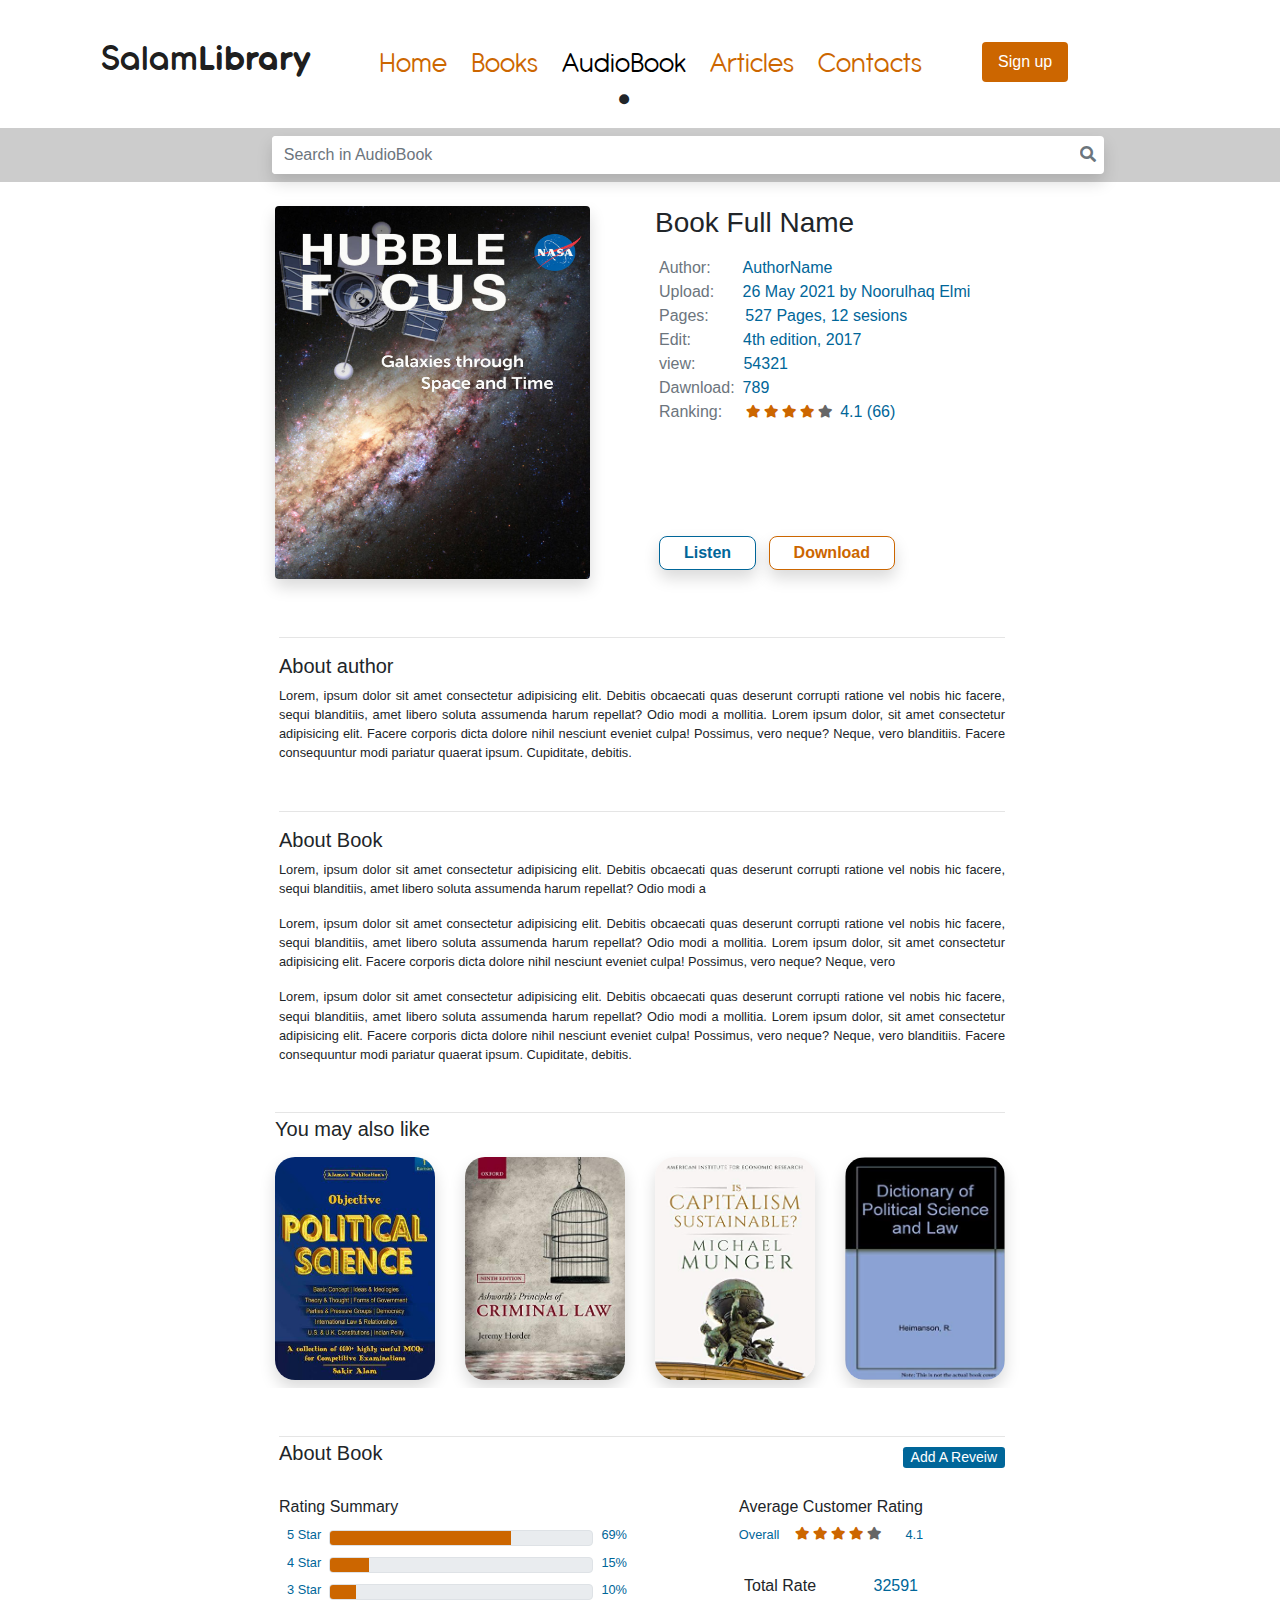
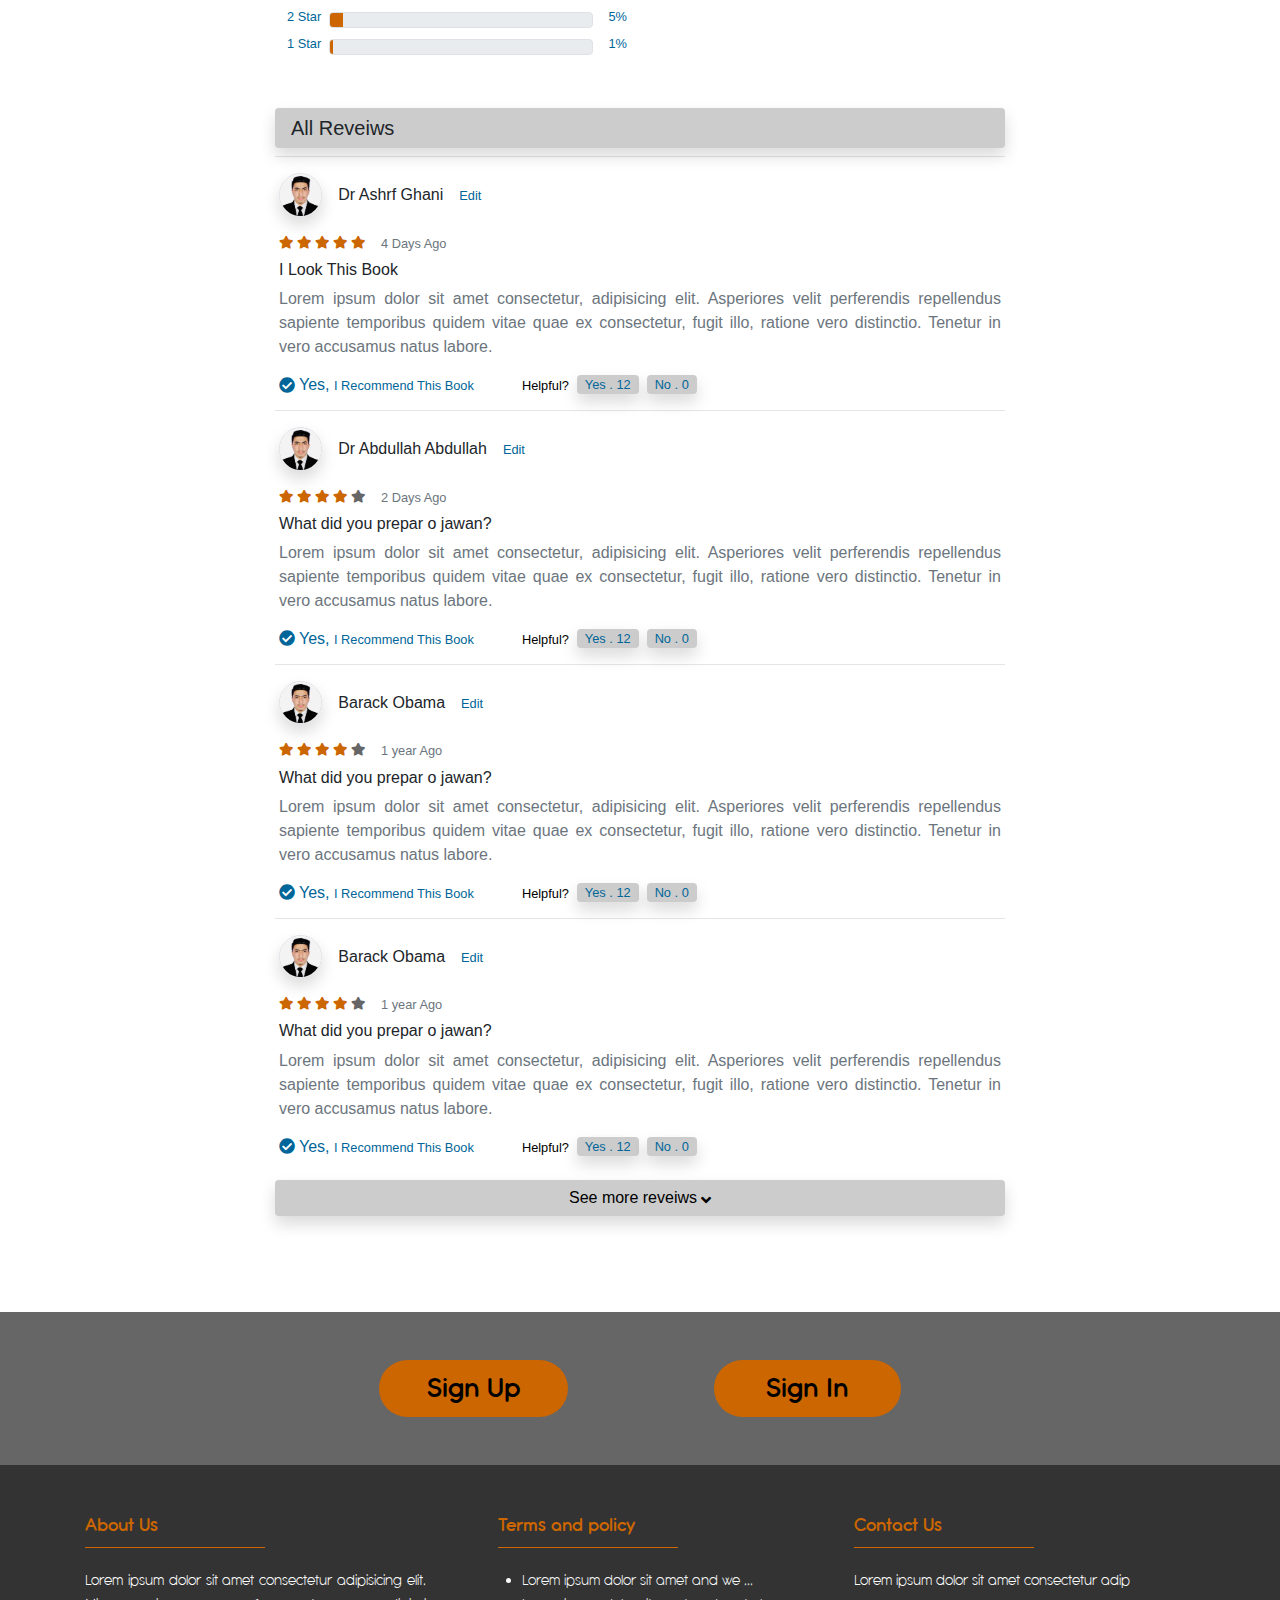
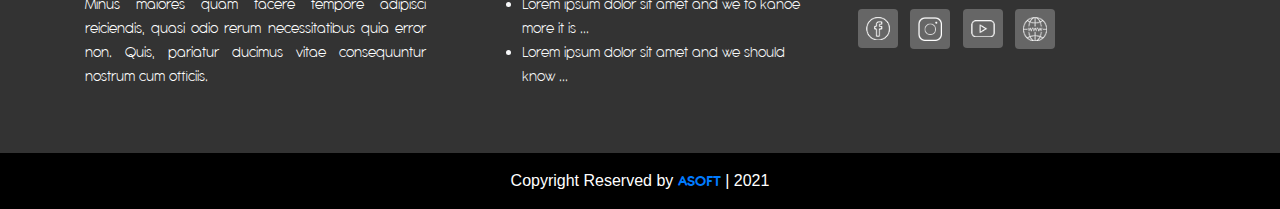
<file: AudioVievPage.html>
<!DOCTYPE html>
<html lang="en">

<head>
    <meta charset="UTF-8">
    <meta name="viewport" content="width=device-width, initial-scale=1.0">
    <title>Online Library </title>
    <link rel="stylesheet" href="https://cdn.jsdelivr.net/npm/bootstrap@4.3.1/dist/css/bootstrap.min.css" integrity="sha384-ggOyR0iXCbMQv3Xipma34MD+dH/1fQ784/j6cY/iJTQUOhcWr7x9JvoRxT2MZw1T" crossorigin="anonymous">
<script src="https://cdn.jsdelivr.net/npm/bootstrap@4.3.1/dist/js/bootstrap.min.js" integrity="sha384-JjSmVgyd0p3pXB1rRibZUAYoIIy6OrQ6VrjIEaFf/nJGzIxFDsf4x0xIM+B07jRM" crossorigin="anonymous"></script>
    <link href='https://stackpath.bootstrapcdn.com/bootstrap/4.4.1/css/bootstrap.min.css'>
    <link rel="icon" href="images/Logo .png">
    <link rel="stylesheet" href="./css/style.css">
    <link rel="stylesheet" href="css/fontawesome-free-5.11.2-web/css/all.min.css">
    <link rel="stylesheet" href="./css/bootstrap-4.3.1-dist/css/bootstrap.min.css">
</head>

<body>
    <header>
        <div class="container">
            <nav class="navbar navbar-expand-lg navbar-light mt-3">
                <a class="navbar-brand  pb-2 mb-4" style="font-size: 38px;" href="./index.html"><span class="An_Dm_bold">Salam</span><span class="an_bold">Library</span></a>
                <button class="navbar-toggler" type="button" data-toggle="collapse" data-target="#navbarSupportedContent" aria-controls="navbarSupportedContent" aria-expanded="false" aria-label="Toggle navigation">
                  <span class="navbar-toggler-icon"></span>
                </button>
                <div class="collapse navbar-collapse ml-4 pl-3  " id="navbarSupportedContent">
                    <ul class="navbar-nav ">
                        <li class="nav-item mx-1  text-center">
                            <a class="nav-link text--one An_trial pb-0" style="font-size: 29px;   " href="./index.html">Home</a>
                        </li>
                        <li class="nav-item mx-1  text-center">
                            <a class="nav-link text--one An_trial pb-0" style="font-size: 29px; " href="./books.html">Books</a>
                        </li>
                        <li class="nav-item  mx-1 text-center">
                            <a class="nav-link text--five pb-0 An_trial" style="font-size: 29px; " href="audio.html">AudioBook </a>
                            <small><small><span class="fa fa-circle  "></span></small></small>
                        </li>
                        <li class="nav-item  mx-1 text-center">
                            <a class="nav-link text--one pb-0 An_trial" href="./articles.html" style="font-size: 29px; font-weight: 200;">Articles</a>

                        </li>
                      
                        <li class="nav-item  mx-1 text-center">
                            <a class="nav-link text--one An_trial pb-0" style="font-size: 29px;   " href="./contact.html">Contacts</a>
                        </li>
                        <li class="nav-item text-center ml-lg-4 pl-lg-4 ">
                            <a href="./sign.html"><button class="btn btn-primary bg--one border-0 py-2 px-3  mt-2">Sign up</button></a>
                        </li>
                    </ul>
                </div>
            </nav>
        </div>
    </header>
    <section class="bg--four py-2">
        <div class="container">
            <div class="row w-100  ml-lg-5 mx-0 ">
                <div class="input-group mx-auto w-75  d-flex align-items-center bg-white rounded shadow ">
                    <input type="text" class="form-control border-0 bg-white " id="inlineFormInputGroupUsername2" placeholder="Search in AudioBook">
                    <div class="input-group-addon  border-0  pr-2"><a href="#" class="my-auto"><i class="fas fa-search text-muted "></i></a></div>
                </div>
            </div>
        </div>
    </section>

    <section>
        <div class="container">
            <div class="row justify-content-center">
                <div class=" col-lg-8 col-md-10 col-sm-12 col-12 mt-4 mb-5">
                    <div class="row">
                        <div class="col-lg-6 col-md-6 col-sm-6">
                            <img src="images/nasa 4.jpg" class=" rounded shadow" style="height: 90%; width: 90%" alt="">
                        </div>
                        <div class="col-lg-6 col-md-6 col-sm-6">
                            <h3>Book Full Name</h3>
                            <div class="d-flex mt-3">
                                <p class="pl-1 text-muted mb-0">Author: </p>
                                <p class="pl-4 ml-2 text--two mb-0 ">AuthorName</p>
                            </div>
                            <div class="d-flex ">
                                <p class="pl-1 text-muted mb-0">Upload: </p>
                                <p class="pl-4  text--two mb-0">&NonBreakingSpace;26 May 2021 by Noorulhaq Elmi </p>
                            </div>
                            <div class="d-flex ">
                                <p class="pl-1 text-muted mb-0">Pages: </p>
                                <p class="pl-4 ml-2 text--two mb-0">&NonBreakingSpace;527 Pages, 12 sesions </p>
                            </div>
                            <div class="d-flex ">
                                <p class="pl-1 text-muted mb-0">Edit: </p>
                                <p class="pl-5 ml-1 text--two mb-0">4th edition, 2017 </p>
                            </div>
                            <div class="d-flex ">
                                <p class="pl-1 text-muted mb-0">view: </p>
                                <p class=" pl-5 text--two mb-0">54321</p>
                            </div>
                            <div class="d-flex ">
                                <p class="pl-1 text-muted mb-0">Dawnload: </p>
                                <p class="pl-2 text--two mb-0">789 </p>
                            </div>
                            <div class="d-flex pb-lg-3">
                                <p class="pl-1 text-muted mb-0">Ranking: </p>
                                <p class="pl-4  text--two mb-0 d-flex align-items-center ">
                                    <small><i class="fa fa-star text--one pr-1 "></i></small>
                                    <small><i class="fa fa-star text--one pr-1 "></i></small>
                                    <small><i class="fa fa-star text--one pr-1"></i></small>
                                    <small><i class="fa fa-star text--one pr-1"></i></small>
                                    <small><i class="fa fa-star text--six mr-2 "></i></small> 4.1 (66)</p>
                            </div>
                            <div class=" pl-1 pt-lg-5 mt-lg-5 pt-4 ">

                                <!-- Button trigger modal -->
                                <button type="button" class="btn--outline--secondary  px-4 py-1 shadow mr-2" data-toggle="modal" data-target="#exampleModal1"><b>Listen</b></button>
                                <!-- Modal -->
                                <div class="modal fade  bg--opcity pr-0  " id="exampleModal1" tabindex="-1" role="dialog" aria-labelledby="exampleModalLabel" aria-hidden="true">
                                    <div class="modal-dialog " style=" max-width: 1000px !important;" role="document">
                                        <div class="modal-content border-0 bg-transparent">
                                            <div class="row mx-0">
                                                <div class="col-lg-4 bg-white p-5 " style="border-top-left-radius: 15px!important; border-bottom-left-radius: 15px !important;">

                                                    <img src="images/nasa 2.jpeg" class=" rounded shadow  w-100" style="height: 318px;" alt="">

                                                    <h6 class=" text--two mb-0 mt-2"><b>Making the Invisible Visible: A History of the spitzer...</b></h6>
                                                    <div class="d-flex mt-1">
                                                        <p class="text-muted mb-0 ">By</p>
                                                        <p class="pl-2 text--two mb-0  ">Muqada Qurbanzada</p>
                                                    </div>
                                                    <div class="d-flex ">
                                                        <p class="text-muted mb-0 small">Duration:</p>
                                                        <p class="pl-2 text--two mb-0 small">12 h 45 min</p>
                                                    </div>
                                                    <div class="d-flex ">
                                                        <p class=" text-muted mb-0">Parts:</p>
                                                        <p class=" pl-2 text--two mb-0">6</p>
                                                    </div>
                                                    <div class="d-flex ">
                                                        <p class=" text-muted mb-0">Dawnload:</p>
                                                        <p class="pl-2 text--two mb-0">125</p>
                                                    </div>
                                                    <div class="">
                                                        <p class=" text--two mb-0 d-flex align-items-center ">
                                                            <small><i class="fa fa-star text--one pr-1 "></i></small>
                                                            <small><i class="fa fa-star text--one pr-1 "></i></small>
                                                            <small><i class="fa fa-star text--one pr-1"></i></small>
                                                            <small><i class="fa fa-star text--one pr-1"></i></small>
                                                            <small><i class="fa fa-star text--six mr-2 "></i></small> 4.1 (66)</p>
                                                    </div>



                                                </div>

                                                <div class="col-lg-8  px-0 mb-0" style=" background: url(images/player\ picture.png); background-size: cover; border-top-right-radius: 15px!important;
                                                border-bottom-right-radius: 15px !important;">
                                                    <button type="button" class="close text-right pr-3 pt-2" data-dismiss="modal" aria-label="Close">
                                                        <span aria-hidden="true" class="text-white">&times;</span>
                                                      </button>

                                                    <div class="text--six pt-5 pl-5 ">
                                                        <h4 class="pt-3">Makeing the VisibleA History</h4>
                                                        <p>Full AuthorName</p>
                                                    </div>

                                                    <div class=" pt-4">
                                                        <div class="d-flex align-items-center  mt-3 py-3 px-5  bg-hover">
                                                            <img src="./Icons/Pause.png" class="" width="3%" alt="">
                                                            <div class="ml-3">
                                                                <p class="mb-0 text--six">Sessions Name/part 1</p>
                                                            </div>
                                                            <div class="ml-auto d-flex">
                                                                <p class="mb-0 mr-4 text--six">33 min</p>
                                                                <a href="#" class="nav-link p-0 text--six">Download</a>
                                                            </div>
                                                        </div>

                                                        <div class="d-flex align-items-center  mt-3 py-3 px-5  bg-hover">
                                                            <img src="./Icons/Pause.png" class="" width="3%" alt="">
                                                            <div class="ml-3">
                                                                <p class="mb-0 text--six">Sessions Name/part 2</p>
                                                            </div>
                                                            <div class="ml-auto d-flex">
                                                                <p class="mb-0 mr-4 text--six">33 min</p>
                                                                <a href="#" class="nav-link p-0 text--six">Download</a>
                                                            </div>
                                                        </div>

                                                        <div class="d-flex align-items-center  mt-3 py-3 px-5  bg-hover">
                                                            <img src="./Icons/Pause.png" class="" width="3%" alt="">
                                                            <div class="ml-3">
                                                                <p class="mb-0 text--six">Sessions Name/part 3</p>
                                                            </div>
                                                            <div class="ml-auto d-flex">
                                                                <p class="mb-0 mr-4 text--six">33 min</p>
                                                                <a href="#" class="nav-link p-0 text--six">Download</a>
                                                            </div>
                                                        </div>
                                                        <div class="d-flex align-items-center  py-3  px-5 bg--four">
                                                            <img src="./Icons/Playing.png" class="" width="3%" alt="">
                                                            <div class="ml-3">
                                                                <p class="mb-0 text--six">Sessions Name/part 4</p>
                                                            </div>
                                                            <div class="ml-auto d-flex">
                                                                <p class="mb-0 mr-4 text--six">47 min</p>
                                                                <a href="#" class="nav-link p-0 text--six">Download</a>
                                                            </div>
                                                        </div>
                                                        <div class="d-flex align-items-center  mt-3 py-3 px-5  bg-hover">
                                                            <img src="./Icons/Pause.png" class="" width="3%" alt="">
                                                            <div class="ml-3">
                                                                <p class="mb-0 text--six">Sessions Name/part 5</p>
                                                            </div>
                                                            <div class="ml-auto d-flex">
                                                                <p class="mb-0 mr-4 text--six">55 min</p>
                                                                <a href="#" class="nav-link p-0 text--six">Download</a>
                                                            </div>
                                                        </div>
                                                        <div class="d-flex align-items-center  mt-3 py-3 px-5  bg-hover">
                                                            <img src="./Icons/Pause.png" class="" width="3%" alt="">
                                                            <div class="ml-3">
                                                                <p class="mb-0 text--six">Sessions Name/part 6</p>
                                                            </div>
                                                            <div class="ml-auto d-flex">
                                                                <p class="mb-0 mr-4 text--six">58 min</p>
                                                                <a href="#" class="nav-link p-0 text--six">Download</a>
                                                            </div>
                                                        </div>





                                                        <audio controls class="px-4" style="background-color:#f0f3f4;  width: 100% !important;     border-bottom-right-radius: 15px;
                                                        ">
                                                                <source src="./sound/Toooooon.mp3" type="audio/ogg">
                                                              Your browser does not support the audio element.
                                                              </audio>


                                                    </div>

                                                </div>





                                            </div>

                                        </div>
                                    </div>
                                </div>
                                <!-- ModalEnd -->

                                <a href="#"><button class="btn--outline--primary py-1 px-4 shadow"><b>Download</b></button></a>
                            </div>
                        </div>
                    </div>
                    <div class="pl-1">
                        <hr>
                        <h5>About author</h5>
                        <small><p class="text-justify">Lorem, ipsum dolor sit amet consectetur adipisicing elit. Debitis obcaecati quas deserunt corrupti ratione vel nobis hic facere, sequi blanditiis, amet libero soluta assumenda harum repellat? Odio modi a mollitia.
                                Lorem ipsum dolor, sit amet consectetur adipisicing elit. Facere corporis dicta dolore nihil nesciunt eveniet culpa! Possimus, vero neque? Neque, vero blanditiis. Facere consequuntur modi pariatur quaerat ipsum. Cupiditate, debitis.
                            </p></small>
                    </div>
                    <div class="pl-1 mt-5">
                        <hr>
                        <h5>About Book</h5>
                        <small><p class="text-justify">Lorem, ipsum dolor sit amet consectetur adipisicing elit. Debitis obcaecati quas deserunt corrupti ratione vel nobis hic facere, sequi blanditiis, amet libero soluta assumenda harum repellat? Odio modi a </p></small>
                        <small><p class="text-justify">Lorem, ipsum dolor sit amet consectetur adipisicing elit. Debitis obcaecati quas deserunt corrupti ratione vel nobis hic facere, sequi blanditiis, amet libero soluta assumenda harum repellat? Odio modi a mollitia.
                                Lorem ipsum dolor, sit amet consectetur adipisicing elit. Facere corporis dicta dolore nihil nesciunt eveniet culpa! Possimus, vero neque? Neque, vero 
                            </p></small>
                        <small><p class="text-justify">Lorem, ipsum dolor sit amet consectetur adipisicing elit. Debitis obcaecati quas deserunt corrupti ratione vel nobis hic facere, sequi blanditiis, amet libero soluta assumenda harum repellat? Odio modi a mollitia.
                                Lorem ipsum dolor, sit amet consectetur adipisicing elit. Facere corporis dicta dolore nihil nesciunt eveniet culpa! Possimus, vero neque? Neque, vero blanditiis. Facere consequuntur modi pariatur quaerat ipsum. Cupiditate, debitis.
                            </p></small>
                    </div>
                    <div>
                        <hr class="mb-0 pb-1 mt-5 ">
                        <h5>You may also like</h5>
                    </div>
                    <div class="row mt-lg-2 ">
                        <div class="d-flex py-2" style="overflow-x: scroll;">
                            <div class="col-lg-3 col-md-5 col-sm-6 col-6  ">
                                <div class="product-item-wrap">
                                    <div class="product-item position-relative">
                                        <img src="images/objective-political-science-original-imafnvwvxhhzkjgy.jpeg" alt="" class="img-fluid w-100  shadow" style="border-radius: 20px; height:223px !important;">
                                        <div class="product-img-hover pt-5">
                                            <ul class=" list-inline text-center pl-2 ">
                                                <a href="BookViewPage.html"><button class="btn--outline--secondary px-4 py-1"><b>View</b></button></a>
                                                <h5 class="mt-2 text-white text-left">Book's Full Name Here</h6>
                                            </ul>
                                        </div>
                                    </div>
                                </div>
                            </div>
                            <div class="col-lg-3 col-md-5 col-sm-6 col-6  ">
                                <div class="product-item-wrap ">
                                    <div class="product-item position-relative">
                                        <img src="images/0198777663.jpg" alt="" class="img-fluid w-100  shadow" style="border-radius: 20px; height:223px !important;">
                                        <div class="product-img-hover pt-5">
                                            <ul class=" list-inline text-center pl-2 ">
                                                <a href="BookViewPage.html"><button class="btn--outline--secondary px-4 py-1"><b>View</b></button></a>
                                                <h5 class="mt-2 text-white text-left">Book's Full Name Here</h6>
                                            </ul>
                                        </div>
                                    </div>
                                </div>
                            </div>
                            <div class="col-lg-3 col-md-5 col-sm-6 col-6  ">
                                <div class="product-item-wrap ">
                                    <div class="product-item position-relative">
                                        <img src="images/41Dklb6U7PL.jpg" alt="" class="img-fluid w-100  shadow" style="border-radius: 20px; height:223px !important;">
                                        <div class="product-img-hover pt-5">
                                            <ul class=" list-inline text-center pl-2 ">
                                                <a href="BookViewPage.html"><button class="btn--outline--secondary px-4 py-1"><b>View</b></button></a>
                                                <h5 class="mt-2 text-white text-left">Book's Full Name Here</h6>
                                            </ul>
                                        </div>
                                    </div>
                                </div>
                            </div>
                            <div class="col-lg-3 col-md-5 col-sm-6 col-6 ">
                                <div class="product-item-wrap ">
                                    <div class="product-item position-relative">
                                        <img src="images/41JdxNcKUyL._SX331_BO1,204,203,200_.jpg" alt="" class="img-fluid w-100  shadow" style="border-radius: 20px; height:223px !important;">
                                        <div class="product-img-hover pt-5">
                                            <ul class=" list-inline text-center pl-2 ">
                                                <a href="BookViewPage.html"><button class="btn--outline--secondary px-4 py-1"><b>View</b></button></a>
                                                <h5 class="mt-2 text-white text-left">Book's Full Name Here</h6>
                                            </ul>
                                        </div>
                                    </div>
                                </div>
                            </div>
                            <div class="col-lg-3 col-md-5 col-sm-6 col-6 ">
                                <div class="product-item-wrap ">
                                    <div class="product-item position-relative">
                                        <img src="images/5b325e5a1ae6623b008b56a3.jpg" alt="" class="img-fluid w-100  shadow" style="border-radius: 20px; height:223px !important;">
                                        <div class="product-img-hover pt-5">
                                            <ul class=" list-inline text-center pl-2 ">
                                                <a href="BookViewPage.html"><button class="btn--outline--secondary px-4 py-1"><b>View</b></button></a>
                                                <h5 class="mt-2 text-white text-left">Book's Full Name Here</h6>
                                            </ul>
                                        </div>
                                    </div>
                                </div>
                            </div>
                        </div>
                    </div>

                    <div class="pl-1 mt-5">
                        <hr class="mb-1">
                        <div class="d-flex justify-content-between align-items-center">
                            <h5>About Book</h5>

                            <!-- Button trigger modal -->
                            <button type="button" class="btn btn-primary bg--two border-0 btn-sm ml-4 py-0" data-toggle="modal" data-target="#exampleModal3">Add A Reveiw</button>


                            <!-- Modal -->
                            <div class="modal fade bg--opcity   " id="exampleModal" tabindex="-1" role="dialog" aria-labelledby="exampleModalLabel3" aria-hidden="true">
                                <div class="modal-dialog" role="document">
                                    <div class="modal-content">
                                        <div class="modal-header text-center bg--four align-items-center py-2 ">
                                            <h6 class=" mb-0" id="exampleModalLabel">Add Reveiw</h6>
                                            <i class="fa fa-window-close text-white" data-dismiss="modal"></i>
                                        </div>
                                        <div class="modal-body ">
                                            <div class="row px-3 ">
                                                <div class="col-lg-3 col-md-3 col-sm-3 col-3">
                                                    <img src="images/book 1.png" class=" rounded shadow img-fluid" alt="">
                                                </div>
                                                <div class="col-lg-8 col-md-8 col-sm-8 col-8">
                                                    <h5 class="mb-0">Book Full Name</h5>
                                                    <div class="d-flex mt-0">
                                                        <p class="pl-1 text-muted mb-0">Author: </p>
                                                        <p class="pl-4 ml-2 text--two mb-0  small">AuthorName</p>
                                                    </div>
                                                    <div class="d-flex ">
                                                        <p class="pl-1 text-muted mb-0">Upload: </p>
                                                        <p class="pl-4  text--two mb-0 small">&NonBreakingSpace;26 May 2021 by Noorulhaq Elmi </p>
                                                    </div>
                                                    <div class="d-flex ">
                                                        <p class="pl-1 text-muted mb-0">Pages: </p>
                                                        <p class="pl-4 ml-2 text--two mb-0 small">&NonBreakingSpace;527 Pages, 12 sesions </p>
                                                    </div>
                                                    <div class="d-flex ">
                                                        <p class="pl-1 text-muted mb-0">Edit: </p>
                                                        <p class="pl-5 ml-1 text--two mb-0 small">4th edition, 2017 </p>
                                                    </div>
                                                </div>
                                            </div>
                                            <div class="row mx-3 bg--four px-3 py-1 rounded shadow mt-3 mx-0 justify-content-center">
                                                <div class="d-flex align-items-center justify-content-center">
                                                    <h6 class="text-danger mb-0"><small>Overall Rating *</small></h6>
                                                    <div class=" d-flex  mx-3 ">
                                                        <div class=" d-flex">
                                                            <i class="fa fa-star text--six pr-1 red "></i>
                                                        </div>
                                                        <i class="fa fa-star text--six pr-1 orange"></i>
                                                        <i class="fa fa-star text--six pr-1 yellow"></i>
                                                        <i class="fa fa-star text--six pr-1 yellowgreen"></i>
                                                        <i class="fa fa-star text--six mr-2 green "></i>
                                                    </div>
                                                    <h6 class="text--seven mb-0"><small>Click on stars to rate</small></h6>
                                                </div>
                                            </div>
                                            <form class="px-3">
                                                <div class="form-group small mt-5">
                                                    <label for="exampleInputEmail1">Reveiw Title *</label>
                                                    <input type="text" class="form-control form-control-sm shadow rounded" id="exampleInputEmail1" aria-describedby="emailHelp" placeholder="Example: it's amazaing">
                                                </div>
                                                <div class="form-group small">
                                                    <label for="exampleFormControlTextarea1">Reveiw *</label>
                                                    <textarea class="form-control form-control-sm rounded shadow" placeholder="Example: waris jan please add a simple sentance here to ...." id="exampleFormControlTextarea1" rows="4"></textarea>
                                                </div>
                                                <div class="text--five d-flex align-items-center">

                                                    <label class="small">Would you Recommend this book to others? *</label>

                                                    <a href="#" class="p-0 m-0 nav-link bg--four small  text--two rounded shadow px-2   ml-2">Yes </a>
                                                    <a href="#" class="p-0 m-0 nav-link bg--four small  text--two rounded shadow px-2   ml-2">No </a>

                                                </div>
                                            </form>
                                            <div class="row ml-auto w-100 justify-content-end mr-5 mt-3">
                                                <button type="button" class="btn btn-primary bg--two border-0 btn-sm  py-0 px-3 ">Post Reveiw</button>
                                            </div>
                                        </div>
                                    </div>
                                </div>
                            </div>
                        </div>
                        <div class="row mt-4">
                            <div class="col-lg-6">
                                <h6>Rating Summary</h6>
                                <div class="d-flex align-items-center pl-2 ">
                                    <h6 class="text--two"><small>5&NonBreakingSpace;Star</small></h6>
                                    <div class="progress rounded border  w-100 mx-2">
                                        <div class="progress-bar bg--one" role="progressbar" style="width: 69%" aria-valuenow="69" aria-valuemin="0" aria-valuemax="100"></div>
                                    </div>
                                    <h6 class="text--two"><small>69%</small></h6>
                                </div>
                                <div class="d-flex align-items-center pl-2 ">
                                    <h6 class="text--two"><small>4&NonBreakingSpace;Star</small></h6>
                                    <div class="progress rounded border  w-100 mx-2">
                                        <div class="progress-bar bg--one" role="progressbar" style="width: 15%" aria-valuenow="15" aria-valuemin="0" aria-valuemax="100"></div>
                                    </div>
                                    <h6 class="text--two"><small>15%</small></h6>
                                </div>
                                <div class="d-flex align-items-center pl-2 ">
                                    <h6 class="text--two"><small>3&NonBreakingSpace;Star</small></h6>
                                    <div class="progress rounded border  w-100 mx-2">
                                        <div class="progress-bar bg--one" role="progressbar" style="width: 10%" aria-valuenow="5" aria-valuemin="0" aria-valuemax="100"></div>
                                    </div>
                                    <h6 class="text--two"><small>10%</small></h6>
                                </div>
                                <div class="d-flex align-items-center pl-2 ">
                                    <h6 class="text--two"><small>2&NonBreakingSpace;Star</small></h6>
                                    <div class="progress rounded border  w-100 ml-2 mr-3">
                                        <div class="progress-bar bg--one" role="progressbar" style="width: 5%" aria-valuenow="5" aria-valuemin="0" aria-valuemax="100"></div>
                                    </div>
                                    <h6 class="text--two"><small>5%</small></h6>
                                </div>
                                <div class="d-flex align-items-center pl-2 ">
                                    <h6 class="text--two"><small>1&NonBreakingSpace;Star</small></h6>
                                    <div class="progress rounded border  w-100 ml-2 mr-3">
                                        <div class="progress-bar bg--one" role="progressbar" style="width: 1%" aria-valuenow="1" aria-valuemin="0" aria-valuemax="100"></div>
                                    </div>
                                    <h6 class="text--two"><small>1%</small></h6>
                                </div>
                            </div>
                            <div class="col-lg-6 text-center mt-4 mt-lg-0 mt-md-0 ">
                                <h6>Average Customer Rating</h6>
                                <div class="d-flex align-items-center justify-content-center">
                                    <h6 class="text--two mb-0"><small>Overall</small></h6>
                                    <div class=" d-flex  mx-3 ">
                                        <small><i class="fa fa-star text--one pr-1 "></i></small>
                                        <small><i class="fa fa-star text--one pr-1 "></i></small>
                                        <small><i class="fa fa-star text--one pr-1"></i></small>
                                        <small><i class="fa fa-star text--one pr-1"></i></small>
                                        <small><i class="fa fa-star text--six mr-2 "></i></small>
                                    </div>
                                    <h6 class="text--two mb-0"><small>4.1</small></h6>
                                </div>
                                <div class="d-flex align-items-center w-50  justify-content-between mx-auto mt-4 pt-2">
                                    <h6 class="">Total Rate</h6>
                                    <h6 class="text--two ">32591</h6>
                                </div>

                            </div>
                        </div>
                    </div>
                    <div class="row bg--four px-3 py-2 rounded shadow  mt-5 mx-0">
                        <h5 class="mb-0">All Reveiws</h5>
                    </div>
                    <hr class="mt-2 ">

                    <div>
                        <div class="row mx-1">
                            <div class="media align-items-center">
                                <img class="mr-3 rounded-circle shadow border" width="6%" src="images/muqadas.JPG" alt="image">
                                <div class="media-body d-flex align-items-center">
                                    <h6 class="mt-0 mb-0">Dr Ashrf Ghani</h6>
                                    <h6 class="mt-0 mb-0 ml-3"><small><a href=""  data-toggle="modal" data-target="#exampleModal" class="text--two">Edit</a></small></h6>
                                </div>
                            </div>
                            <div class="d-flex align-items-center justify-content-center mt-3">
                                <div class=" d-flex  mr-3  ">
                                    <small><i class="fa fa-star text--one pr-1 "></i></small>
                                    <small><i class="fa fa-star text--one pr-1 "></i></small>
                                    <small><i class="fa fa-star text--one pr-1"></i></small>
                                    <small><i class="fa fa-star text--one pr-1"></i></small>
                                    <small><i class="fa fa-star text--one  "></i></small>
                                </div>
                                <h6 class="text-muted mb-0"><small>4 Days Ago</small></h6>
                            </div>
                        </div>
                        <div class="mx-1 mt-2">
                            <h6>I Look This Book </h6>
                            <p class="text-muted text-justify">Lorem ipsum dolor sit amet consectetur, adipisicing elit. Asperiores velit perferendis repellendus sapiente temporibus quidem vitae quae ex consectetur, fugit illo, ratione vero distinctio. Tenetur in vero accusamus natus labore.</p>
                            <div class="d-flex">
                                <div class="text--two d-flex align-items-center">
                                    <i class="fa fa-check-circle mr-1"></i>
                                    <h6 class="mb-0"> Yes, <small> I Recommend This Book</small></h6>
                                </div>
                                <div class="text--five ml-5 d-flex align-items-center">

                                    <h6 class="mb-0"><small>Helpful?</small></h6>
                                    <a href="#" class="p-0 m-0 nav-link bg--four small  text--two rounded shadow px-2   ml-2">Yes . 12</a>
                                    <a href="#" class="p-0 m-0 nav-link bg--four small  text--two rounded shadow px-2   ml-2">No . 0</a>

                                </div>
                            </div>

                        </div>
                        <hr>
                    </div>
                    <div>
                        <div class="row mx-1">
                            <div class="media align-items-center">
                                <img class="mr-3 rounded-circle shadow border" width="6%" src="images/muqadas.JPG" alt="image">
                                <div class="media-body d-flex align-items-center">
                                    <h6 class="mt-0 mb-0">Dr Abdullah Abdullah</h6>
                                    <h6 class="mt-0 mb-0 ml-3"><small><a href=""  data-toggle="modal" data-target="#exampleModal" class="text--two">Edit</a></small></h6>
                                </div>
                            </div>
                            <div class="d-flex align-items-center justify-content-center mt-3">
                                <div class=" d-flex  mr-3  ">
                                    <small><i class="fa fa-star text--one pr-1 "></i></small>
                                    <small><i class="fa fa-star text--one pr-1 "></i></small>
                                    <small><i class="fa fa-star text--one pr-1"></i></small>
                                    <small><i class="fa fa-star text--one pr-1"></i></small>
                                    <small><i class="fa fa-star text--six  "></i></small>
                                </div>
                                <h6 class="text-muted mb-0"><small>2 Days Ago</small></h6>
                            </div>
                        </div>
                        <div class="mx-1 mt-2">
                            <h6>What did you prepar o jawan?</h6>
                            <p class="text-muted text-justify">Lorem ipsum dolor sit amet consectetur, adipisicing elit. Asperiores velit perferendis repellendus sapiente temporibus quidem vitae quae ex consectetur, fugit illo, ratione vero distinctio. Tenetur in vero accusamus natus labore.</p>
                            <div class="d-flex">
                                <div class="text--two d-flex align-items-center">
                                    <i class="fa fa-check-circle mr-1"></i>
                                    <h6 class="mb-0"> Yes, <small> I Recommend This Book</small></h6>
                                </div>
                                <div class="text--five ml-5 d-flex align-items-center">

                                    <h6 class="mb-0"><small>Helpful?</small></h6>
                                    <a href="#" class="p-0 m-0 nav-link bg--four small  text--two rounded shadow px-2   ml-2">Yes . 12</a>
                                    <a href="#" class="p-0 m-0 nav-link bg--four small  text--two rounded shadow px-2   ml-2">No . 0</a>

                                </div>
                            </div>
                        </div>
                        <hr>
                    </div>
                    <div>
                        <div class="row mx-1">
                            <div class="media align-items-center">
                                <img class="mr-3 rounded-circle shadow border" width="6%" src="images/muqadas.JPG" alt="image">
                                <div class="media-body d-flex align-items-center">
                                    <h6 class="mt-0 mb-0">Barack Obama</h6>
                                    <h6 class="mt-0 mb-0 ml-3"><small><a href=""  data-toggle="modal" data-target="#exampleModal" class="text--two">Edit</a></small></h6>
                                </div>
                            </div>
                            <div class="d-flex align-items-center justify-content-center mt-3">
                                <div class=" d-flex  mr-3  ">
                                    <small><i class="fa fa-star text--one pr-1 "></i></small>
                                    <small><i class="fa fa-star text--one pr-1 "></i></small>
                                    <small><i class="fa fa-star text--one pr-1"></i></small>
                                    <small><i class="fa fa-star text--one pr-1"></i></small>
                                    <small><i class="fa fa-star text--six  "></i></small>
                                </div>
                                <h6 class="text-muted mb-0"><small>1 year Ago</small></h6>
                            </div>
                        </div>
                        <div class="mx-1 mt-2">
                            <h6>What did you prepar o jawan?</h6>
                            <p class="text-muted text-justify">Lorem ipsum dolor sit amet consectetur, adipisicing elit. Asperiores velit perferendis repellendus sapiente temporibus quidem vitae quae ex consectetur, fugit illo, ratione vero distinctio. Tenetur in vero accusamus natus labore.</p>
                            <div class="d-flex">
                                <div class="text--two d-flex align-items-center">
                                    <i class="fa fa-check-circle mr-1"></i>
                                    <h6 class="mb-0"> Yes, <small> I Recommend This Book</small></h6>
                                </div>
                                <div class="text--five ml-5 d-flex align-items-center">

                                    <h6 class="mb-0"><small>Helpful?</small></h6>
                                    <a href="#" class="p-0 m-0 nav-link bg--four small  text--two rounded shadow px-2   ml-2">Yes . 12</a>
                                    <a href="#" class="p-0 m-0 nav-link bg--four small  text--two rounded shadow px-2   ml-2">No . 0</a>

                                </div>
                            </div>
                        </div>
                        <hr>
                    </div>
                    <div>
                        <div class="row mx-1">
                            <div class="media align-items-center">
                                <img class="mr-3 rounded-circle shadow border" width="6%" src="images/muqadas.JPG" alt="image">
                                <div class="media-body d-flex align-items-center">
                                    <h6 class="mt-0 mb-0">Barack Obama</h6>
                                    <h6 class="mt-0 mb-0 ml-3"><small><a href=""  data-toggle="modal" data-target="#exampleModal" class="text--two">Edit</a></small></h6>
                                </div>
                            </div>
                            <div class="d-flex align-items-center justify-content-center mt-3">
                                <div class=" d-flex  mr-3  ">
                                    <small><i class="fa fa-star text--one pr-1 "></i></small>
                                    <small><i class="fa fa-star text--one pr-1 "></i></small>
                                    <small><i class="fa fa-star text--one pr-1"></i></small>
                                    <small><i class="fa fa-star text--one pr-1"></i></small>
                                    <small><i class="fa fa-star text--six  "></i></small>
                                </div>
                                <h6 class="text-muted mb-0"><small>1 year Ago</small></h6>
                            </div>
                        </div>
                        <div class="mx-1 mt-2">
                            <h6>What did you prepar o jawan?</h6>
                            <p class="text-muted text-justify">Lorem ipsum dolor sit amet consectetur, adipisicing elit. Asperiores velit perferendis repellendus sapiente temporibus quidem vitae quae ex consectetur, fugit illo, ratione vero distinctio. Tenetur in vero accusamus natus labore.</p>
                            <div class="d-flex">
                                <div class="text--two d-flex align-items-center">
                                    <i class="fa fa-check-circle mr-1"></i>
                                    <h6 class="mb-0"> Yes, <small> I Recommend This Book</small></h6>
                                </div>
                                <div class="text--five ml-5 d-flex align-items-center">

                                    <h6 class="mb-0"><small>Helpful?</small></h6>
                                    <a href="#" class="p-0 m-0 nav-link bg--four small  text--two rounded shadow px-2   ml-2">Yes . 12</a>
                                    <a href="#" class="p-0 m-0 nav-link bg--four small  text--two rounded shadow px-2   ml-2">No . 0</a>

                                </div>
                            </div>
                        </div>
                    </div>
                    <div class="row bg--four px-3 py-2 rounded shadow justify-content-center  mt-4 mb-5 mx-0">
                        <a href="#" class="d-flex align-items-center nav-link m-0 p-0 text--five">
                            <h6 class="mb-0">See more reveiws</h6>
                            <i class="fa fa-angle-down mt-1 ml-1"></i>
                        </a>
                    </div>
                </div>
            </div>
        </div>
    </section>

    <section class="bg--six ">
        <div class="container p-5">
            <div class="row mx-auto w-50 justify-content-between">
                <a href="./sign.html"><button class="btn btn-danger bg--one border-0 text--five   px-5 An_Dm_bold " style="border-radius: 30px; font-size: 30px;">Sign Up</button></a>
                <a href="./login.html"> <button class="btn btn-danger bg--one border-0 text--five px-5 mt-3 mt-lg-0  An_Dm_bold" style="border-radius: 30px; font-size: 30px;"><span class="px-1">Sign In</span></button></a>
            </div>
        </div>
    </section>
    <footer>
        <div class="bg--seven py-5">
            <div class="container">
                <div class="row">
                    <div class="col-lg-4 pr-lg-4">
                        <h5 class="text--one An_Dm_bold">About Us</h5>
                        <span class="border--orange "></span>
                        <p class="text-white text-justify An_light">Lorem ipsum dolor sit amet consectetur adipisicing elit. Minus maiores quam facere tempore adipisci reiciendis, quasi odio rerum necessitatibus quia error non. Quis, pariatur ducimus vitae consequuntur nostrum cum officiis.</p>
                    </div>
                    <div class="col-lg-4 pl-lg-5 pr-4">
                        <h5 class="text--one  An_Dm_bold">Terms and policy</h5>
                        <span class="border--orange "></span>
                        <ul class="text-light An_light pl-4 ">
                            <li>Lorem ipsum dolor sit amet and we ...</li>
                            <li>Lorem ipsum dolor sit amet and we to kanoe more it is ...</li>
                            <li>Lorem ipsum dolor sit amet and we should know ...</li>

                        </ul>
                    </div>
                    <div class="col-lg-4 pl-lg-4">
                        <h5 class="text--one An_Dm_bold">Contact Us</h5>
                        <span class="border--orange "></span>
                        <p class="text-white text-justify An_light">Lorem ipsum dolor sit amet consectetur adip</p>
                        <div>
                            <a href="#"><img src="Icons/facebook icon.png" class="p-2 bg--six rounded mx-1" width="40px" alt=""></a>
                            <a href="#"><img src="Icons/instagram icon.png" class="p-2 bg--six rounded mx-1" width="40px" alt=""></a>
                            <a href="#"><img src="Icons/youtube icon.png" class="px-2 bg--six rounded mx-1" style="padding-top: 11px; padding-bottom: 11px;" width="40px" alt=""></a>
                            <a href="#"><img src="Icons/website icon.png" class="p-2 bg--six rounded mx-1" width="40px" alt=""></a>
                        </div>
                    </div>

                </div>
            </div>
        </div>
        <div class="bg--five p-3">
            <div class="container">
                <div class="row justify-content-center">
                    <p class="mb-0 text-white ">Copyright Reserved by <a href="#"><b class="an_bold">ASOFT</b></a> | 2021</p>
                </div>

            </div>

        </div>
    </footer>


    <script src="https://code.jquery.com/jquery-3.2.1.slim.min.js" integrity="sha384-KJ3o2DKtIkvYIK3UENzmM7KCkRr/rE9/Qpg6aAZGJwFDMVNA/GpGFF93hXpG5KkN" crossorigin="anonymous"></script>
    <script src="https://cdnjs.cloudflare.com/ajax/libs/popper.js/1.12.9/umd/popper.min.js" integrity="sha384-ApNbgh9B+Y1QKtv3Rn7W3mgPxhU9K/ScQsAP7hUibX39j7fakFPskvXusvfa0b4Q" crossorigin="anonymous"></script>
    <script src="https://maxcdn.bootstrapcdn.com/bootstrap/4.0.0/js/bootstrap.min.js" integrity="sha384-JZR6Spejh4U02d8jOt6vLEHfe/JQGiRRSQQxSfFWpi1MquVdAyjUar5+76PVCmYl" crossorigin="anonymous"></script>

    <script src='https://cdnjs.cloudflare.com/ajax/libs/jquery/2.1.3/jquery.min.js'></script>
    <script src="css/bootstrap-4.3.1-dist/js/jquery.min.js"></script>
    <script src="css/bootstrap-4.3.1-dist/js/bootstrap.min.js"></script>
    <script src="css/bootstrap-4.3.1-dist/js/bootstrap.bundle.min.js"></script>
    <script src="css/bootstrap-4.3.1-dist/js/jquery.min.js"></script>
</body>

</html>
</file>
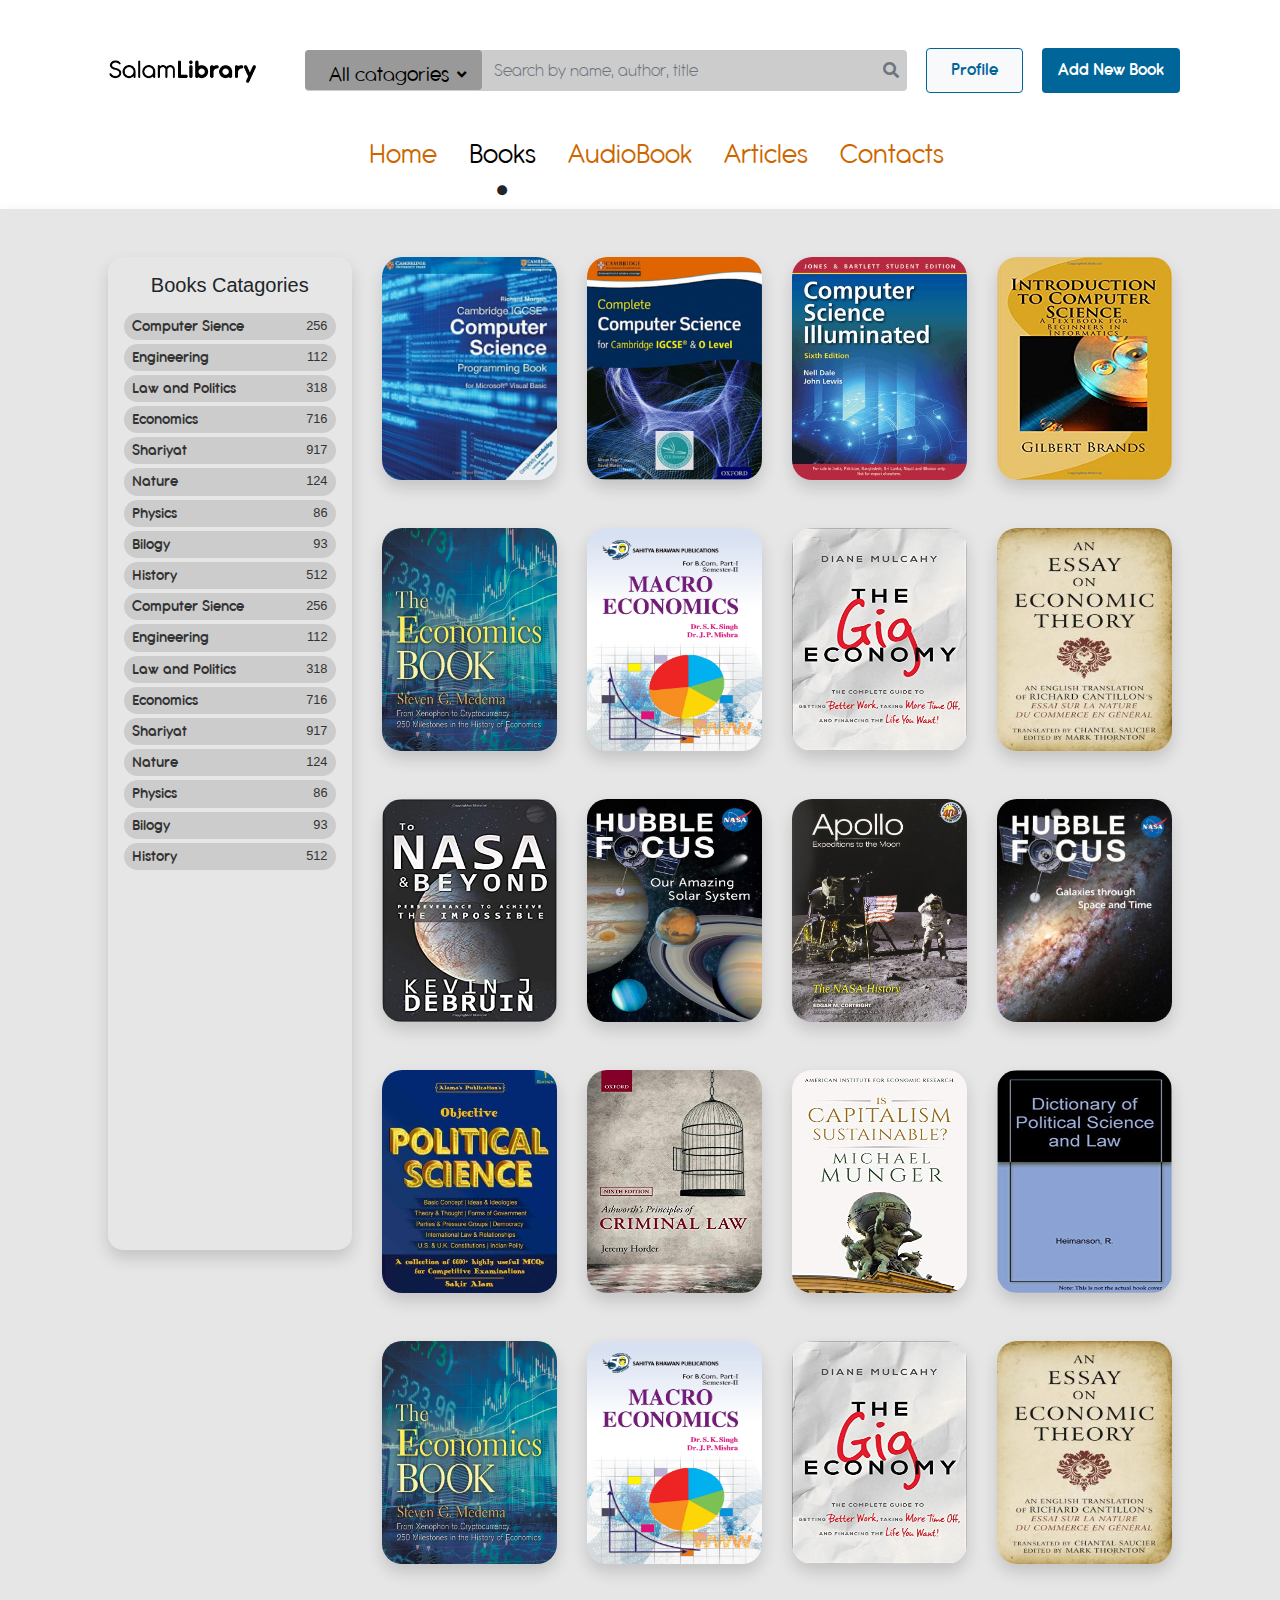
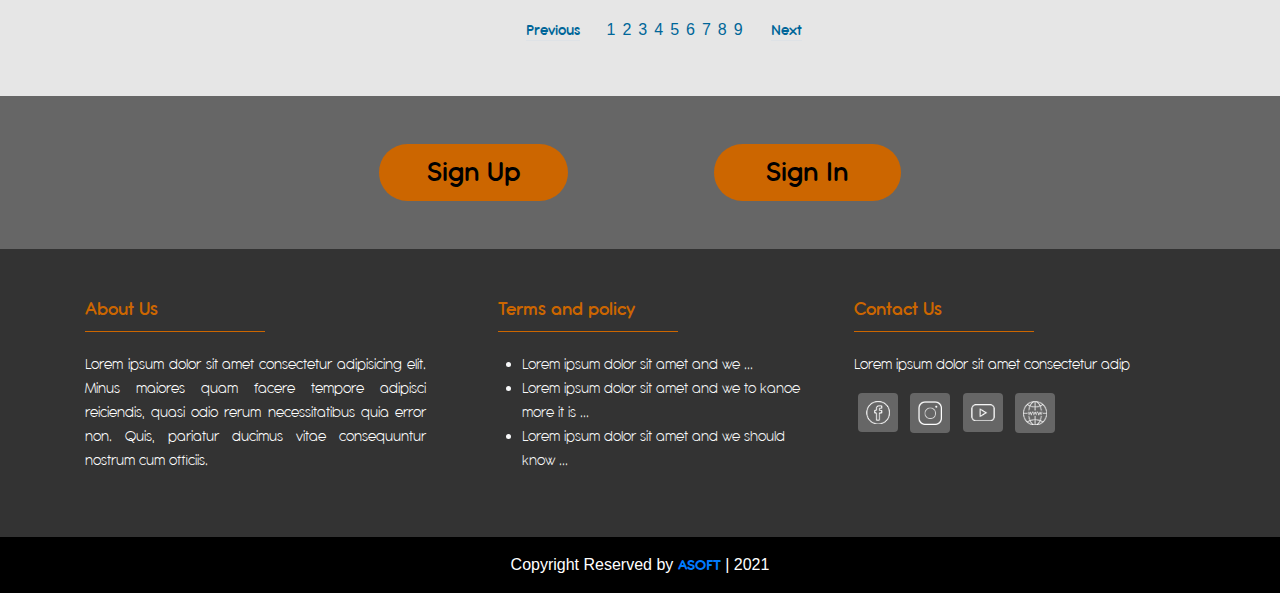
<file: books.html>
<!DOCTYPE html>
<html lang="en">

<head>
    <meta charset="UTF-8">
    <meta name="viewport" content="width=device-width, initial-scale=1.0">
    <title>Online Library </title>
    <link rel="stylesheet" href="https://cdn.jsdelivr.net/npm/bootstrap@4.3.1/dist/css/bootstrap.min.css" integrity="sha384-ggOyR0iXCbMQv3Xipma34MD+dH/1fQ784/j6cY/iJTQUOhcWr7x9JvoRxT2MZw1T" crossorigin="anonymous">
<script src="https://cdn.jsdelivr.net/npm/bootstrap@4.3.1/dist/js/bootstrap.min.js" integrity="sha384-JjSmVgyd0p3pXB1rRibZUAYoIIy6OrQ6VrjIEaFf/nJGzIxFDsf4x0xIM+B07jRM" crossorigin="anonymous"></script>
    <link href='https://stackpath.bootstrapcdn.com/bootstrap/4.4.1/css/bootstrap.min.css'>
    <link rel="icon" href="./images/Logo .png">
    <link rel="stylesheet" href="./css/style.css">
    <link rel="stylesheet" href="./css/fontawesome-free-5.11.2-web/css/all.min.css">
    <link rel="stylesheet" href="./css/bootstrap-4.3.1-dist/css/bootstrap.min.css">
</head>

<body>
    <header>
        <div class="container  mt-5 ">
            <div class="row align-items-center w-100 mt-3 mt-lg-0 mt-md-0 pl-3">
                <div class="col-lg-9 w-100 pr-0 d-flex">
                    <a class="navbar-brand  text--five ml-2 mr-0 d-none d-lg-block " href="./index.html"><img src="images/Logo .png" class="w-75" alt=""></a>
                    <div class="bg--four d-flex  rounded   w-100 ">
                        <div class="dropdown bg--three rounded " style="width: 250px !important; height: 40px !important;">
                            <a class="nav-link text--five ml-lg-3 d-flex align-items-center pl-2 px-0 An_trial " style="font-size: 22px !important;" href="#" id="navbarDropdown" role="button" data-toggle="dropdown" aria-haspopup="true" aria-expanded="false">All catagories <i class="fa fa-angle-down ml-lg-2 ml-2  " style="font-size: 15px;"></i></a>
                            <div class="dropdown-menu border-0 shadow bg--three text--five" aria-labelledby="navbarDropdown">
                                <a class="dropdown-item" href="#">BCS</a>
                                <a class="dropdown-item" href="#">BBA</a>
                                <a class="dropdown-item" href="#">ENG</a>
                            </div>
                        </div>
                        <div class="input-group rounded  d-flex align-items-center w-100 ">
                            <input type="text" class="form-control border-0 bg--four An_light py-0" style="font-size: 18px;" id="inlineFormInputGroupUsername2" placeholder="Search by name, author, title">
                            <div class="input-group-addon  border-0  pr-2"><a href="#" class="my-auto"><i class="fas fa-search text-muted"></i></a></div>
                        </div>
                    </div>
                </div>
                <div class="col-lg-3  pr-0 ">
                    <div class="d-flex  w-100 mt-3 mt-lg-0  justify-content-between justify-content-lg-start  ">
                        <!-- Sign up button
                             <a href="./sign.html"><button class="btn btn-primary bg--one border-0 py-2 px-3  ml-lg-2 ml-md-2 An_Dm_bold" style="font-size: 18px;">Sign up</button></a>
                       -->

                        <a href="./profile.html" class="nav-link m-0 p-0"><button class="bg-light text--two rounded  py-2 px-4  ml-lg-1 ml-md-2 An_Dm_bold" style="font-size: 18px; border: 1.5px solid #006699 !important;">Profile</button></a>

                        <!-- Button trigger modal -->
                        <button type="button" class="btn ml-auto btn-primary bg--two border-0 py-2 ml-4 px-3 An_Dm_bold" style="font-size: 18px;" data-toggle="modal" data-target="#exampleModal1">Add New Book</button>
                        <!-- Modal -->
                        <div class="modal fade  bg--opcity pr-0  " id="exampleModal1" tabindex="-1" role="dialog" aria-labelledby="exampleModalLabel" aria-hidden="true">
                            <div class="modal-dialog  " style=" max-width: 800px !important;" role="document">
                                <div class="modal-content p-0 border-0">
                                    <div class="modal-header text-center  bg--two align-items-center border-0 py-2 ">
                                        <h4 class=" mb-0 text-white text-center w-100 an_bold pt-2" id="exampleModalLabel">Add New Book </h5>

                                            <a href=""><i class="fa fa-window-close text-white" data-dismiss="modal"></i></a>
                                    </div>
                                    <div class="modal-body bg--four rounded">
                                        <form class="px-4">
                                            <div class="form-group">
                                                <label for="exampleInputEmail1"><b class="an_bold">Book Full Name <span class="text-danger">*</span></b></label>
                                                <textarea class="form-control  shadow rounded" placeholder="Book Full Name" id="exampleFormControlTextarea1" rows="2"></textarea>
                                            </div>
                                            <div class="form-group">
                                                <label for="exampleInputEmail1"><b  class="an_bold">Author <span class="text-danger">*</span></b></label>
                                                <input type="text" class="form-control  shadow rounded" id="exampleInputEmail1" aria-describedby="emailHelp" placeholder="Author Full Name">
                                            </div>
                                            <div class="form-group row  mx-0 ">
                                                <div class="col-lg-6 col-md-6 col-sm-12 col-12 pr-lg-5 p-0">
                                                    <label for="exampleInputEmail1"><b  class="an_bold">Number of pages and sessions <span class="text-danger">*</span></b></label>
                                                    <div class="row mx-0">
                                                        <div class="bg-light p-2 rounded shadow d-flex w-100 ">
                                                            <div class="d-flex align-items-center w-100 ">

                                                                <input type="number" class="form-control form-control-sm  bg--four  " id="exampleInputEmail1" aria-describedby="emailHelp" placeholder="0 ... ">
                                                                <label for="exampleInputEmail1" class="mb-0 mx-1 pr-3 ">Pages</label>
                                                            </div>
                                                            <div class="d-flex align-items-center w-100  ">
                                                                <input type="number" class="form-control form-control-sm  bg--four  " id="exampleInputEmail1" aria-describedby="emailHelp" placeholder="0 ...">
                                                                <label for="exampleInputEmail1" class="mb-0 mx-1">sessions</label>
                                                            </div>
                                                        </div>
                                                    </div>
                                                </div>
                                                <div class="col-lg-3 col-md-3 col-sm-6 col-6 pl-0 pr-lg-5 mt-3 mt-lg-0 mt-md-0">
                                                    <label for="exampleInputEmail1"><b  class="an_bold">Edition <span class="text-danger">*</span></b></label>
                                                    <div class="row mx-0">
                                                        <div class="bg-light p-2 rounded shadow d-flex">
                                                            <div class="d-flex align-items-center ">
                                                                <input type="number" class="form-control form-control-sm  bg--four w-100 " id="exampleInputEmail1" aria-describedby="emailHelp" placeholder="0 ... ">
                                                                <label for="exampleInputEmail1" class="mb-0 mx-1">th</label>
                                                            </div>

                                                        </div>
                                                    </div>
                                                </div>
                                                <div class="col-lg-3 col-md-3 col-sm-6 col-6 pl-0 pr-lg-5 pr-0 mt-3 mt-lg-0 mt-md-0 "> <label for="exampleInputEmail1"><b  class="an_bold">Year of publish <span class="text-danger">*</span></b></label>

                                                    <div class="bg-light p-2 rounded shadow w-100">
                                                        <div class="d-flex align-items-center ">
                                                            <input type="number" class="form-control form-control-sm  bg--four w-100 " id="exampleInputEmail1" aria-describedby="emailHelp" placeholder="0 ... ">
                                                        </div>
                                                    </div>
                                                </div>
                                            </div>
                                            <div class="form-group">
                                                <label for="exampleInputEmail1"><b  class="an_bold">About Author</b></label>
                                                <textarea class="form-control form-control-sm rounded shadow" placeholder="Example: waris jan please add a simple sentance here to ...." id="exampleFormControlTextarea1" rows="6"></textarea>
                                                <div class="text-right pr-3 pt-2 text-muted">
                                                    <h6>0/1000</h6>
                                                </div>
                                            </div>
                                            <div class="form-group">
                                                <label for="exampleInputEmail1"><b  class="an_bold">About Book </b></label>
                                                <textarea class="form-control form-control-sm rounded shadow" placeholder="Example: waris jan please add a simple sentance here to ...." id="exampleFormControlTextarea1" rows="6"></textarea>
                                                <div class="text-right pr-3 pt-2 text-muted">
                                                    <h6>0/1000</h6>
                                                </div>
                                            </div>
                                            <div class="form-group w-25">
                                                <label for="exampleFormControlSelect1"><b  class="an_bold">Department <span class="text-danger">*</span></b></label>
                                                <select class="form-control" id="exampleFormControlSelect1">
                                                  <option>Computer Sience</option>
                                                  <option>Engineering</option>
                                                  <option>BBA</option>
                                                </select>
                                            </div>
                                            <div class="form-group mt-3">
                                                <label for="exampleInputEmail1"><b  class="an_bold">Catagories <span class="text-danger">*</span></b> <small>(Minimum 1 and Muximum 5)</small></label>
                                                <div class=" p-4 bg-white shadow rounded row mx-0">
                                                    <a href="#" class="bg--four px-2 rounded  nav-link py-1 text--seven m-1 An_trial ">CyberSecurity</a>
                                                    <a href="#" class="bg--four px-2 rounded  nav-link py-1 text--seven m-1 An_trial">IT</a>
                                                    <a href="#" class="bg--two  px-2 rounded  nav-link py-1 text-white m-1 An_trial">Programing</a>
                                                    <a href="#" class="bg--four px-2 rounded  nav-link py-1 text--seven m-1 An_trial">Sychology</a>
                                                    <a href="#" class="bg--four px-2 rounded  nav-link py-1 text--seven m-1 An_trial">History</a>
                                                    <a href="#" class="bg--four px-2 rounded  nav-link py-1 text--seven m-1 An_trial">Calture</a>
                                                    <a href="#" class="bg--four px-2 rounded  nav-link py-1 text--seven m-1 An_trial">life</a>
                                                    <a href="#" class="bg--two  px-2 rounded  nav-link py-1 text-white m-1 An_trial">Engineering</a>
                                                    <a href="#" class="bg--four px-2 rounded  nav-link py-1 text--seven m-1 An_trial">CyberSecurity</a>
                                                    <a href="#" class="bg--four px-2 rounded  nav-link py-1 text--seven m-1 An_trial">IT</a>
                                                    <a href="#" class="bg--four px-2 rounded  nav-link py-1 text--seven m-1 An_trial">Programing</a>
                                                    <a href="#" class="bg--four px-2 rounded  nav-link py-1 text--seven m-1 An_trial">Sychology</a>
                                                    <a href="#" class="bg--four px-2 rounded  nav-link py-1 text--seven m-1 An_trial">History</a>
                                                    <a href="#" class="bg--four px-2 rounded  nav-link py-1 text--seven m-1 An_trial">Calture</a>
                                                    <a href="#" class="bg--four px-2 rounded  nav-link py-1 text--seven m-1 An_trial">life</a>
                                                    <a href="#" class="bg--four px-2 rounded  nav-link py-1 text--seven m-1 An_trial">Engineering</a>
                                                    <a href="#" class="bg--four px-2 rounded  nav-link py-1 text--seven m-1 An_trial">CyberSecurity</a>
                                                    <a href="#" class="bg--four px-2 rounded  nav-link py-1 text--seven m-1 An_trial">IT</a>
                                                    <a href="#" class="bg--four px-2 rounded  nav-link py-1 text--seven m-1 An_trial">Programing</a>
                                                    <a href="#" class="bg--four px-2 rounded  nav-link py-1 text--seven m-1 An_trial">Sychology</a>
                                                    <a href="#" class="bg--four px-2 rounded  nav-link py-1 text--seven m-1 An_trial">History</a>
                                                    <a href="#" class="bg--four px-2 rounded  nav-link py-1 text--seven m-1 An_trial">Calture</a>
                                                    <a href="#" class="bg--four px-2 rounded  nav-link py-1 text--seven m-1 An_trial">life</a>
                                                    <a href="#" class="bg--four px-2 rounded  nav-link py-1 text--seven m-1 An_trial">Engineering</a>
                                                    <a href="#" class="bg--four px-2 rounded  nav-link py-1 text--seven m-1 An_trial">CyberSecurity</a>
                                                    <a href="#" class="bg--four px-2 rounded  nav-link py-1 text--seven m-1 An_trial">IT</a>
                                                    <a href="#" class="bg--four px-2 rounded  nav-link py-1 text--seven m-1 An_trial">Programing</a>
                                                    <a href="#" class="bg--four px-2 rounded  nav-link py-1 text--seven m-1 An_trial">Sychology</a>
                                                    <a href="#" class="bg--four px-2 rounded  nav-link py-1 text--seven m-1 An_trial">History</a>
                                                    <a href="#" class="bg--four px-2 rounded  nav-link py-1 text--seven m-1 An_trial">Calture</a>
                                                    <a href="#" class="bg--four px-2 rounded  nav-link py-1 text--seven m-1 An_trial">life</a>
                                                    <a href="#" class="bg--four px-2 rounded  nav-link py-1 text--seven m-1 An_trial">Engineering</a>
                                                </div>
                                                <div class="text-right pr-3 pt-2 text-muted">
                                                    <h6>2/5</h6>
                                                </div>
                                            </div>
                                            <div class="form-group w-75">
                                                <label for="exampleFormControlFile1"><b  class="an_bold">Book</b> <small>(pdf file)</small></label>

                                                <div class="w-100 d-flex align-items-center">
                                                    <label class="custom-file border-0 shadow rounded small bg--two mr-3 text-white w-25 text-center pb-0 pt-1 " style="
                                                    cursor: pointer;
                                                ">Upload 
                                                        <input type="file" id="file2" class="custom-file-input">
                                                        <span class="custom-file-control"></span>
                                                      </label>
                                                    <small>*Note: File size should not be more then 60 MB</small>
                                                </div>
                                                <label for="exampleFormControlFile1" class="mt-3">Uploaded: file name which is Uploaded</label>
                                                <div class="d-flex">
                                                    <a href="#" class="text--two nav-link p-0">View</a>
                                                    <a href="#" class="ml-3 text-danger nav-link p-0 ">Delete</a>
                                                </div>
                                            </div>

                                            <div class="form-group w-75 mt-4">
                                                <label for="exampleFormControlFile1"><b class="an_bold">Cover</b> <small>(Jpg, Png, Pdf)</small></label>

                                                <div class="w-100 d-flex align-items-center">
                                                    <label class="custom-file border-0 shadow rounded small bg--two mr-3 text-white w-25 text-center pb-0 pt-1 " style="
                                                    cursor: pointer;
                                                ">Upload 
                                                        <input type="file" id="file2" class="custom-file-input">
                                                        <span class="custom-file-control"></span>
                                                      </label>
                                                    <small>*Note: File size should be between 500 KB and 2 MB</small>
                                                </div>
                                                <label for="exampleFormControlFile1" class="mt-3">Uploaded: file name which is Uploaded</label>
                                                <div>
                                                    <img src="images/book 1.png" class="w-25 rounded shadow" alt="">
                                                </div>
                                                <a href="#" class="mt-2 text-danger nav-link p-0 ">Delete</a>
                                            </div>
                                            <div class="row ml-auto w-100 justify-content-end mr-5 mt-3">
                                                <button type="button" class="btn btn-primary bg--two border-0  px-5 py-1 btn-sm ">Finsh</button>
                                            </div>

                                        </form>
                                    </div>
                                </div>
                            </div>
                        </div>
                        <!-- End Modal -->
                    </div>
                </div>
            </div>
        </div>
        <div class="container">
            <nav class="navbar navbar-expand-lg navbar-light mt-4 ">
                <a class="navbar-brand mr-4 d-lg-none" href="./index.html"><img src="images/Logo .png" class="w-75" alt=""></a>
                <button class="navbar-toggler" type="button" data-toggle="collapse" data-target="#navbarSupportedContent" aria-controls="navbarSupportedContent" aria-expanded="false" aria-label="Toggle navigation">
                  <span class="navbar-toggler-icon"></span>
                </button>
                <div class="collapse navbar-collapse   ml-lg-4 pl-lg-2 " id="navbarSupportedContent">
                    <ul class="navbar-nav mx-auto">
                        <li class="nav-item mx-2 text-center">
                            <a class="nav-link text--one pb-0 An_trial" href="./index.html" style="font-size: 29px; ">Home</a>
                        </li>
                        <li class="nav-item mx-2 text-center">
                            <a class="nav-link text--five An_trial pb-0" style="font-size: 29px; " href="./books.html">Books </a>
                            <small><small><span class="fa fa-circle  "></span></small></small>
                        </li>
                        <li class="nav-item mx-2 text-center">
                            <a class="nav-link text--one An_trial pb-0" style="font-size: 29px;" href="./audio.html">AudioBook </a>
                        </li>
                        <li class="nav-item mx-2 text-center">
                            <a class="nav-link text--one An_trial pb-0" style="font-size: 29px; " href="./articles.html">Articles</a>
                        </li>
                       
                        <li class="nav-item mx-2 text-center">
                            <a class="nav-link text--one An_trial pb-0" style="font-size: 29px;" href="./contact.html">Contacts</a>
                        </li>

                    </ul>
                </div>
            </nav>
        </div>
    </header>

    <section class=" shadow bg--eight  pt-5">
        <div class="container  ">
            <div class="row mx-2">
                <div class="col-lg-3 col-md-3 col-12 col-12  ">
                    <div class=" px-3 pt-2 shadow " style="border-radius: 15px;    padding-bottom: 380px; ">
                        <h5 class="text-center pt-2 pb-2">Books Catagories</h5>
                        <a href="./books.html" class="text--seven nav-link p-0">
                            <div class="bg--four px-2 py-0 d-flex justify-content-between align-items-center" style="border-radius: 15px;">
                                <h6 class="py-1 pb-0 mb-0 text--seven An_Dm_bold">Computer Sience</h6>
                                <h6 class="pb-1 pb-0 mb-0"><small>256</small></h6>
                            </div>
                        </a>
                        <a href="./books.html" class="text--seven nav-link p-0">
                            <div class="bg--four mt-1 px-2 d-flex justify-content-between align-items-center" style="border-radius: 15px;">
                                <h6 class="py-1 pb-0 mb-0 text--seven An_Dm_bold">Engineering</h6>
                                <h6 class="pb-1 pb-0 mb-0"><small>112</small></h6>
                            </div>
                        </a>
                        <a href="./books.html" class="text--seven nav-link p-0">
                            <div class="bg--four mt-1 px-2 d-flex justify-content-between align-items-center" style="border-radius: 15px;">
                                <h6 class="py-1 pb-0 mb-0 text--seven An_Dm_bold">Law and Politics</h6>
                                <h6 class="pb-1 pb-0 mb-0"><small>318</small></h6>
                            </div>
                        </a>
                        <a href="./books.html" class="text--seven nav-link p-0">
                            <div class="bg--four mt-1 px-2 d-flex justify-content-between align-items-center" style="border-radius: 15px;">
                                <h6 class="py-1 pb-0 mb-0 text--seven An_Dm_bold">Economics</h6>
                                <h6 class="pb-1 pb-0 mb-0"><small>716</small></h6>
                            </div>
                        </a>
                        <a href="./books.html" class="text--seven nav-link p-0">
                            <div class="bg--four mt-1 px-2 d-flex justify-content-between align-items-center" style="border-radius: 15px;">
                                <h6 class="py-1 pb-0 mb-0 text--seven An_Dm_bold">Shariyat</h6>
                                <h6 class="pb-1 pb-0 mb-0"><small>917</small></h6>
                            </div>
                        </a>
                        <a href="./books.html" class="text--seven nav-link p-0">
                            <div class="bg--four mt-1 px-2 d-flex justify-content-between align-items-center" style="border-radius: 15px;">
                                <h6 class="py-1 pb-0 mb-0 text--seven An_Dm_bold">Nature</h6>
                                <h6 class="pb-1 pb-0 mb-0"><small>124</small></h6>
                            </div>
                        </a>
                        <a href="./books.html" class="text--seven nav-link p-0">
                            <div class="bg--four mt-1 px-2 d-flex justify-content-between align-items-center" style="border-radius: 15px;">
                                <h6 class="py-1 pb-0 mb-0 text--seven An_Dm_bold">Physics</h6>
                                <h6 class="pb-1 pb-0 mb-0"><small>86</small></h6>
                            </div>
                        </a>
                        <a href="./books.html" class="text--seven nav-link p-0">
                            <div class="bg--four mt-1 px-2 d-flex justify-content-between align-items-center" style="border-radius: 15px;">
                                <h6 class="py-1 pb-0 mb-0 text--seven An_Dm_bold">Bilogy</h6>
                                <h6 class="pb-1 pb-0 mb-0"><small>93</small></h6>
                            </div>
                        </a>
                        <a href="./books.html" class="text--seven nav-link p-0">
                            <div class="bg--four mt-1 px-2 d-flex justify-content-between align-items-center" style="border-radius: 15px;">
                                <h6 class="py-1 pb-0 mb-0 text--seven An_Dm_bold">History</h6>
                                <h6 class="pb-1 pb-0 mb-0"><small>512</small></h6>
                            </div>
                        </a>
                        <a href="./books.html" class="text--seven nav-link p-0">
                            <div class="bg--four px-2 mt-1 py-0 d-flex justify-content-between align-items-center" style="border-radius: 15px;">
                                <h6 class="py-1 pb-0 mb-0 text--seven An_Dm_bold">Computer Sience</h6>
                                <h6 class="pb-1 pb-0 mb-0"><small>256</small></h6>
                            </div>
                        </a>
                        <a href="./books.html" class="text--seven nav-link p-0">
                            <div class="bg--four mt-1 px-2 d-flex justify-content-between align-items-center" style="border-radius: 15px;">
                                <h6 class="py-1 pb-0 mb-0 text--seven An_Dm_bold">Engineering</h6>
                                <h6 class="pb-1 pb-0 mb-0"><small>112</small></h6>
                            </div>
                        </a>
                        <a href="./books.html" class="text--seven nav-link p-0">
                            <div class="bg--four mt-1 px-2 d-flex justify-content-between align-items-center" style="border-radius: 15px;">
                                <h6 class="py-1 pb-0 mb-0 text--seven An_Dm_bold">Law and Politics</h6>
                                <h6 class="pb-1 pb-0 mb-0"><small>318</small></h6>
                            </div>
                        </a>
                        <a href="./books.html" class="text--seven nav-link p-0">
                            <div class="bg--four mt-1 px-2 d-flex justify-content-between align-items-center" style="border-radius: 15px;">
                                <h6 class="py-1 pb-0 mb-0 text--seven An_Dm_bold">Economics</h6>
                                <h6 class="pb-1 pb-0 mb-0"><small>716</small></h6>
                            </div>
                        </a>
                        <a href="./books.html" class="text--seven nav-link p-0">
                            <div class="bg--four mt-1 px-2 d-flex justify-content-between align-items-center" style="border-radius: 15px;">
                                <h6 class="py-1 pb-0 mb-0 text--seven An_Dm_bold">Shariyat</h6>
                                <h6 class="pb-1 pb-0 mb-0"><small>917</small></h6>
                            </div>
                        </a>
                        <a href="./books.html" class="text--seven nav-link p-0">
                            <div class="bg--four mt-1 px-2 d-flex justify-content-between align-items-center" style="border-radius: 15px;">
                                <h6 class="py-1 pb-0 mb-0 text--seven An_Dm_bold">Nature</h6>
                                <h6 class="pb-1 pb-0 mb-0"><small>124</small></h6>
                            </div>
                        </a>
                        <a href="./books.html" class="text--seven nav-link p-0">
                            <div class="bg--four mt-1 px-2 d-flex justify-content-between align-items-center" style="border-radius: 15px;">
                                <h6 class="py-1 pb-0 mb-0 text--seven An_Dm_bold">Physics</h6>
                                <h6 class="pb-1 pb-0 mb-0"><small>86</small></h6>
                            </div>
                        </a>
                        <a href="./books.html" class="text--seven nav-link p-0">
                            <div class="bg--four mt-1 px-2 d-flex justify-content-between align-items-center" style="border-radius: 15px;">
                                <h6 class="py-1 pb-0 mb-0 text--seven An_Dm_bold">Bilogy</h6>
                                <h6 class="pb-1 pb-0 mb-0"><small>93</small></h6>
                            </div>
                        </a>
                        <a href="./books.html" class="text--seven nav-link p-0">
                            <div class=" bg--four mt-1 px-2 d-flex justify-content-between align-items-center" style="border-radius: 15px;">
                                <h6 class="py-1 pb-0 mb-0 text--seven An_Dm_bold">History</h6>
                                <h6 class="pb-1 pb-0 mb-0"><small>512</small></h6>
                            </div>
                        </a>



                    </div>
                </div>
                <div class="col-lg-9 col-md-9 col-sm-12 col-12 mt-5 mt-lg-0 mt-md-0 ">
                    <div class="row ">
                        <div class="col-lg-3 col-md-5 col-sm-6 col-6 ">
                            <div class="product-item-wrap">
                                <div class="product-item position-relative">
                                    <img src="./images/book 1.png" alt="" class="img-fluid w-100  shadow" style="border-radius: 20px; height:223px !important;">
                                    <div class="product-img-hover pt-5">
                                        <ul class=" list-inline text-center pl-2 ">
                                            <a href="BookViewPage.html"><button class="btn--outline--secondary px-4 py-1"><b>View</b></button></a>
                                            <h5 class="mt-2 text-white text-left An_Dm_bold">Book's Full Name Here</h6>
                                        </ul>
                                    </div>
                                </div>
                            </div>
                        </div>
                        <div class="col-lg-3 col-md-5 col-sm-6 col-6 ">
                            <div class="product-item-wrap">
                                <div class="product-item position-relative">
                                    <img src="./images/book 2.png" alt="" class="img-fluid w-100  shadow" style="border-radius: 20px; height:223px !important;">
                                    <div class="product-img-hover pt-5">
                                        <ul class=" list-inline text-center pl-2 ">
                                            <a href="BookViewPage.html"><button class="btn--outline--secondary px-4 py-1"><b>View</b></button></a>
                                            <h5 class="mt-2 text-white text-left An_Dm_bold">Book's Full Name Here</h6>
                                        </ul>
                                    </div>
                                </div>
                            </div>
                        </div>
                        <div class="col-lg-3 col-md-5 col-sm-6 col-6 ">
                            <div class="product-item-wrap">
                                <div class="product-item position-relative">
                                    <img src="./images/book 4.jpg" alt="" class="img-fluid w-100  shadow" style="border-radius: 20px; height:223px !important;">
                                    <div class="product-img-hover pt-5">
                                        <ul class=" list-inline text-center pl-2 ">
                                            <a href="BookViewPage.html"><button class="btn--outline--secondary px-4 py-1"><b>View</b></button></a>
                                            <h5 class="mt-2 text-white text-left An_Dm_bold">Book's Full Name Here</h6>
                                        </ul>
                                    </div>
                                </div>
                            </div>
                        </div>
                        <div class="col-lg-3 col-md-5 col-sm-6 col-6 ">
                            <div class="product-item-wrap">
                                <div class="product-item position-relative">
                                    <img src="./images/book 3.jpg" alt="" class="img-fluid w-100  shadow" style="border-radius: 20px; height:223px !important;">
                                    <div class="product-img-hover pt-5">
                                        <ul class=" list-inline text-center pl-2 ">
                                            <a href="BookViewPage.html"><button class="btn--outline--secondary px-4 py-1"><b>View</b></button></a>
                                            <h5 class="mt-2 text-white text-left An_Dm_bold">Book's Full Name Here</h6>
                                        </ul>
                                    </div>
                                </div>
                            </div>
                        </div>
                    </div>
                    <div class="row mt-5">
                        <div class="col-lg-3 col-md-5 col-sm-6 col-6 ">
                            <div class="product-item-wrap">
                                <div class="product-item position-relative">
                                    <img src="./images/economic book.jpg" alt="" class="img-fluid w-100  shadow" style="border-radius: 20px; height:223px !important;">
                                    <div class="product-img-hover pt-5">
                                        <ul class=" list-inline text-center pl-2 ">
                                            <a href="BookViewPage.html"><button class="btn--outline--secondary px-4 py-1"><b>View</b></button></a>
                                            <h5 class="mt-2 text-white text-left An_Dm_bold">Book's Full Name Here</h6>
                                        </ul>
                                    </div>
                                </div>
                            </div>
                        </div>
                        <div class="col-lg-3 col-md-5 col-sm-6 col-6 ">
                            <div class="product-item-wrap">
                                <div class="product-item position-relative">
                                    <img src="./images/economic book1.jpg" alt="" class="img-fluid w-100  shadow" style="border-radius: 20px; height:223px !important;">
                                    <div class="product-img-hover pt-5">
                                        <ul class=" list-inline text-center pl-2 ">
                                            <a href="BookViewPage.html"><button class="btn--outline--secondary px-4 py-1"><b>View</b></button></a>
                                            <h5 class="mt-2 text-white text-left An_Dm_bold">Book's Full Name Here</h6>
                                        </ul>
                                    </div>
                                </div>
                            </div>
                        </div>
                        <div class="col-lg-3 col-md-5 col-sm-6 col-6 ">
                            <div class="product-item-wrap">
                                <div class="product-item position-relative">
                                    <img src="./images/economy book.jpg" alt="" class="img-fluid w-100  shadow" style="border-radius: 20px; height:223px !important;">
                                    <div class="product-img-hover pt-5">
                                        <ul class=" list-inline text-center pl-2 ">
                                            <a href="BookViewPage.html"><button class="btn--outline--secondary px-4 py-1"><b>View</b></button></a>
                                            <h5 class="mt-2 text-white text-left An_Dm_bold">Book's Full Name Here</h6>
                                        </ul>
                                    </div>
                                </div>
                            </div>
                        </div>
                        <div class="col-lg-3 col-md-5 col-sm-6 col-6 ">
                            <div class="product-item-wrap">
                                <div class="product-item position-relative">
                                    <img src="./images/An Essay on Economic Theory_bookstore.jpg" alt="" class="img-fluid w-100  shadow" style="border-radius: 20px; height:223px !important;">
                                    <div class="product-img-hover pt-5">
                                        <ul class=" list-inline text-center pl-2 ">
                                            <a href="BookViewPage.html"><button class="btn--outline--secondary px-4 py-1"><b>View</b></button></a>
                                            <h5 class="mt-2 text-white text-left An_Dm_bold">Book's Full Name Here</h6>
                                        </ul>
                                    </div>
                                </div>
                            </div>
                        </div>
                    </div>
                    <div class="row mt-5">
                        <div class="col-lg-3 col-md-5 col-sm-6 col-6 ">
                            <div class="product-item-wrap">
                                <div class="product-item position-relative">
                                    <img src="./images/nasa 1.jpg" alt="" class="img-fluid w-100  shadow" style="border-radius: 20px; height:223px !important;">
                                    <div class="product-img-hover pt-5">
                                        <ul class=" list-inline text-center pl-2 ">
                                            <a href="BookViewPage.html"><button class="btn--outline--secondary px-4 py-1"><b>View</b></button></a>
                                            <h5 class="mt-2 text-white text-left An_Dm_bold">Book's Full Name Here</h6>
                                        </ul>
                                    </div>
                                </div>
                            </div>
                        </div>
                        <div class="col-lg-3 col-md-5 col-sm-6 col-6 ">
                            <div class="product-item-wrap">
                                <div class="product-item position-relative">
                                    <img src="./images/nasa 2.jpeg" alt="" class="img-fluid w-100  shadow" style="border-radius: 20px; height:223px !important;">
                                    <div class="product-img-hover pt-5">
                                        <ul class=" list-inline text-center pl-2 ">
                                            <a href="BookViewPage.html"><button class="btn--outline--secondary px-4 py-1"><b>View</b></button></a>
                                            <h5 class="mt-2 text-white text-left An_Dm_bold">Book's Full Name Here</h6>
                                        </ul>
                                    </div>
                                </div>
                            </div>
                        </div>
                        <div class="col-lg-3 col-md-5 col-sm-6 col-6 ">
                            <div class="product-item-wrap">
                                <div class="product-item position-relative">
                                    <img src="./images/nasa 3.jpg" alt="" class="img-fluid w-100  shadow" style="border-radius: 20px; height:223px !important;">
                                    <div class="product-img-hover pt-5">
                                        <ul class=" list-inline text-center pl-2 ">
                                            <a href="BookViewPage.html"><button class="btn--outline--secondary px-4 py-1"><b>View</b></button></a>
                                            <h5 class="mt-2 text-white text-left An_Dm_bold">Book's Full Name Here</h6>
                                        </ul>
                                    </div>
                                </div>
                            </div>
                        </div>
                        <div class="col-lg-3 col-md-5 col-sm-6 col-6 ">
                            <div class="product-item-wrap">
                                <div class="product-item position-relative">
                                    <img src="./images/nasa 4.jpg" alt="" class="img-fluid w-100  shadow" style="border-radius: 20px; height:223px !important;">
                                    <div class="product-img-hover pt-5">
                                        <ul class=" list-inline text-center pl-2 ">
                                            <a href="BookViewPage.html"><button class="btn--outline--secondary px-4 py-1"><b>View</b></button></a>
                                            <h5 class="mt-2 text-white text-left An_Dm_bold">Book's Full Name Here</h6>
                                        </ul>
                                    </div>
                                </div>
                            </div>
                        </div>
                    </div>
                    <div class="row mt-5">
                        <div class="col-lg-3 col-md-5 col-sm-6 col-6 ">
                            <div class="product-item-wrap">
                                <div class="product-item position-relative">
                                    <img src="./images/objective-political-science-original-imafnvwvxhhzkjgy.jpeg" alt="" class="img-fluid w-100  shadow" style="border-radius: 20px; height:223px !important;">
                                    <div class="product-img-hover pt-5">
                                        <ul class=" list-inline text-center pl-2 ">
                                            <a href="BookViewPage.html"><button class="btn--outline--secondary px-4 py-1"><b>View</b></button></a>
                                            <h5 class="mt-2 text-white text-left An_Dm_bold">Book's Full Name Here</h6>
                                        </ul>
                                    </div>
                                </div>
                            </div>
                        </div>
                        <div class="col-lg-3 col-md-5 col-sm-6 col-6 ">
                            <div class="product-item-wrap">
                                <div class="product-item position-relative">
                                    <img src="./images/0198777663.jpg" alt="" class="img-fluid w-100  shadow" style="border-radius: 20px; height:223px !important;">
                                    <div class="product-img-hover pt-5">
                                        <ul class=" list-inline text-center pl-2 ">
                                            <a href="BookViewPage.html"><button class="btn--outline--secondary px-4 py-1"><b>View</b></button></a>
                                            <h5 class="mt-2 text-white text-left An_Dm_bold">Book's Full Name Here</h6>
                                        </ul>
                                    </div>
                                </div>
                            </div>
                        </div>
                        <div class="col-lg-3 col-md-5 col-sm-6 col-6 ">
                            <div class="product-item-wrap">
                                <div class="product-item position-relative">
                                    <img src="./images/41Dklb6U7PL.jpg" alt="" class="img-fluid w-100  shadow" style="border-radius: 20px; height:223px !important;">
                                    <div class="product-img-hover pt-5">
                                        <ul class=" list-inline text-center pl-2 ">
                                            <a href="BookViewPage.html"><button class="btn--outline--secondary px-4 py-1"><b>View</b></button></a>
                                            <h5 class="mt-2 text-white text-left An_Dm_bold">Book's Full Name Here</h6>
                                        </ul>
                                    </div>
                                </div>
                            </div>
                        </div>
                        <div class="col-lg-3 col-md-5 col-sm-6 col-6 ">
                            <div class="product-item-wrap">
                                <div class="product-item position-relative">
                                    <img src="./images/41JdxNcKUyL._SX331_BO1,204,203,200_.jpg" alt="" class="img-fluid w-100  shadow" style="border-radius: 20px; height:223px !important;">
                                    <div class="product-img-hover pt-5">
                                        <ul class=" list-inline text-center pl-2 ">
                                            <a href="BookViewPage.html"><button class="btn--outline--secondary px-4 py-1"><b>View</b></button></a>
                                            <h5 class="mt-2 text-white text-left An_Dm_bold">Book's Full Name Here</h6>
                                        </ul>
                                    </div>
                                </div>
                            </div>
                        </div>
                    </div>
                    <div class="row mt-5">
                        <div class="col-lg-3 col-md-5 col-sm-6 col-6 ">
                            <div class="product-item-wrap">
                                <div class="product-item position-relative">
                                    <img src="./images/economic book.jpg" alt="" class="img-fluid w-100  shadow" style="border-radius: 20px; height:223px !important;">
                                    <div class="product-img-hover pt-5">
                                        <ul class=" list-inline text-center pl-2 ">
                                            <a href="BookViewPage.html"><button class="btn--outline--secondary px-4 py-1"><b>View</b></button></a>
                                            <h5 class="mt-2 text-white text-left An_Dm_bold">Book's Full Name Here</h6>
                                        </ul>
                                    </div>
                                </div>
                            </div>
                        </div>
                        <div class="col-lg-3 col-md-5 col-sm-6 col-6 ">
                            <div class="product-item-wrap">
                                <div class="product-item position-relative">
                                    <img src="./images/economic book1.jpg" alt="" class="img-fluid w-100  shadow" style="border-radius: 20px; height:223px !important;">
                                    <div class="product-img-hover pt-5">
                                        <ul class=" list-inline text-center pl-2 ">
                                            <a href="BookViewPage.html"><button class="btn--outline--secondary px-4 py-1"><b>View</b></button></a>
                                            <h5 class="mt-2 text-white text-left An_Dm_bold">Book's Full Name Here</h6>
                                        </ul>
                                    </div>
                                </div>
                            </div>
                        </div>
                        <div class="col-lg-3 col-md-5 col-sm-6 col-6 ">
                            <div class="product-item-wrap">
                                <div class="product-item position-relative">
                                    <img src="./images/economy book.jpg" alt="" class="img-fluid w-100  shadow" style="border-radius: 20px; height:223px !important;">
                                    <div class="product-img-hover pt-5">
                                        <ul class=" list-inline text-center pl-2 ">
                                            <a href="BookViewPage.html"><button class="btn--outline--secondary px-4 py-1"><b>View</b></button></a>
                                            <h5 class="mt-2 text-white text-left An_Dm_bold">Book's Full Name Here</h6>
                                        </ul>
                                    </div>
                                </div>
                            </div>
                        </div>
                        <div class="col-lg-3 col-md-5 col-sm-6 col-6 ">
                            <div class="product-item-wrap">
                                <div class="product-item position-relative">
                                    <img src="./images/An Essay on Economic Theory_bookstore.jpg" alt="" class="img-fluid w-100  shadow" style="border-radius: 20px; height:223px !important;">
                                    <div class="product-img-hover pt-5">
                                        <ul class=" list-inline text-center pl-2 ">
                                            <a href="BookViewPage.html"><button class="btn--outline--secondary px-4 py-1"><b>View</b></button></a>
                                            <h5 class="mt-2 text-white text-left An_Dm_bold">Book's Full Name Here</h6>
                                        </ul>
                                    </div>
                                </div>
                            </div>
                        </div>
                    </div>
                    <div class="my-5 pl-5">
                        <nav aria-label="Page navigation example">
                            <ul class="pagination justify-content-start ml-lg-5 pl-lg-5 ">
                                <li class="page-item ">
                                    <a class="page-link bg-transparent border-bottom border-left-0 border-top-0 border-right-0 rounded-0 px-0 text--two mr-4 pb-0 An_Dm_bold" href="#" tabindex="-1">Previous</a>
                                </li>
                                <li class="page-item"><a class="page-link border-0 text--two px-1 bg-transparent" href="#">1</a></li>
                                <li class="page-item"><a class="page-link border-0  text--two px-1 bg-transparent" href="#">2</a></li>
                                <li class="page-item"><a class="page-link border-0 text--two px-1 bg-transparent" href="#">3</a></li>
                                <li class="page-item"><a class="page-link border-0 text--two px-1 bg-transparent" href="#">4</a></li>
                                <li class="page-item"><a class="page-link border-0 text--two px-1 bg-transparent" href="#">5</a></li>
                                <li class="page-item"><a class="page-link border-0 text--two px-1 bg-transparent" href="#">6</a></li>
                                <li class="page-item"><a class="page-link border-0 text--two px-1 bg-transparent" href="#">7</a></li>
                                <li class="page-item"><a class="page-link border-0 text--two px-1 bg-transparent" href="#">8</a></li>
                                <li class="page-item"><a class="page-link border-0 text--two px-1 bg-transparent" href="#">9</a></li>
                                <li class="page-item">
                                    <a class="page-link border-bottom bg-transparent border-left-0 border-top-0 border-right-0 rounded-0 px-0 text--two ml-4 pb-0 An_Dm_bold" href="#">Next</a>
                                </li>
                            </ul>
                        </nav>
                    </div>




                </div>
            </div>
        </div>
    </section>
    <section class="bg--six ">
        <div class="container p-5">
            <div class="row mx-auto w-50 justify-content-between">
                <a href="./sign.html"><button class="btn btn-danger bg--one border-0 text--five   px-5 An_Dm_bold " style="border-radius: 30px; font-size: 30px;">Sign Up</button></a>
                <a href="./login.html"> <button class="btn btn-danger bg--one border-0 text--five px-5 mt-3 mt-lg-0  An_Dm_bold" style="border-radius: 30px; font-size: 30px;"><span class="px-1">Sign In</span></button></a>
            </div>
        </div>
    </section>
    <footer>
        <div class="bg--seven py-5">
            <div class="container">
                <div class="row">
                    <div class="col-lg-4 pr-lg-4">
                        <h5 class="text--one An_Dm_bold">About Us</h5>
                        <span class="border--orange "></span>
                        <p class="text-white text-justify An_light">Lorem ipsum dolor sit amet consectetur adipisicing elit. Minus maiores quam facere tempore adipisci reiciendis, quasi odio rerum necessitatibus quia error non. Quis, pariatur ducimus vitae consequuntur nostrum cum officiis.</p>
                    </div>
                    <div class="col-lg-4 pl-lg-5 pr-4">
                        <h5 class="text--one  An_Dm_bold">Terms and policy</h5>
                        <span class="border--orange "></span>
                        <ul class="text-light An_light pl-4 ">
                            <li>Lorem ipsum dolor sit amet and we ...</li>
                            <li>Lorem ipsum dolor sit amet and we to kanoe more it is ...</li>
                            <li>Lorem ipsum dolor sit amet and we should know ...</li>

                        </ul>
                    </div>
                    <div class="col-lg-4 pl-lg-4">
                        <h5 class="text--one An_Dm_bold">Contact Us</h5>
                        <span class="border--orange "></span>
                        <p class="text-white text-justify An_light">Lorem ipsum dolor sit amet consectetur adip</p>
                        <div>
                            <a href="#"><img src="Icons/facebook icon.png" class="p-2 bg--six rounded mx-1" width="40px" alt=""></a>
                            <a href="#"><img src="Icons/instagram icon.png" class="p-2 bg--six rounded mx-1" width="40px" alt=""></a>
                            <a href="#"><img src="Icons/youtube icon.png" class="px-2 bg--six rounded mx-1" style="padding-top: 11px; padding-bottom: 11px;" width="40px" alt=""></a>
                            <a href="#"><img src="Icons/website icon.png" class="p-2 bg--six rounded mx-1" width="40px" alt=""></a>
                        </div>
                    </div>

                </div>
            </div>
        </div>
        <div class="bg--five p-3">
            <div class="container">
                <div class="row justify-content-center">
                    <p class="mb-0 text-white ">Copyright Reserved by <a href="#"><b class="an_bold">ASOFT</b></a> | 2021</p>
                </div>

            </div>

        </div>
    </footer>




    <script src="https://code.jquery.com/jquery-3.2.1.slim.min.js" integrity="sha384-KJ3o2DKtIkvYIK3UENzmM7KCkRr/rE9/Qpg6aAZGJwFDMVNA/GpGFF93hXpG5KkN" crossorigin="anonymous"></script>
    <script src="https://cdnjs.cloudflare.com/ajax/libs/popper.js/1.12.9/umd/popper.min.js" integrity="sha384-ApNbgh9B+Y1QKtv3Rn7W3mgPxhU9K/ScQsAP7hUibX39j7fakFPskvXusvfa0b4Q" crossorigin="anonymous"></script>
    <script src="https://maxcdn.bootstrapcdn.com/bootstrap/4.0.0/js/bootstrap.min.js" integrity="sha384-JZR6Spejh4U02d8jOt6vLEHfe/JQGiRRSQQxSfFWpi1MquVdAyjUar5+76PVCmYl" crossorigin="anonymous"></script>

    <script src='https://cdnjs.cloudflare.com/ajax/libs/jquery/2.1.3/jquery.min.js'></script>
    <script src="./css/bootstrap-4.3.1-dist/js/jquery.min.js"></script>
    <script src="./css/bootstrap-4.3.1-dist/js/bootstrap.min.js"></script>
    <script src="./css/bootstrap-4.3.1-dist/js/bootstrap.bundle.min.js"></script>
    <script src="./css/bootstrap-4.3.1-dist/js/jquery.min.js"></script>
</body>

</html>
</file>
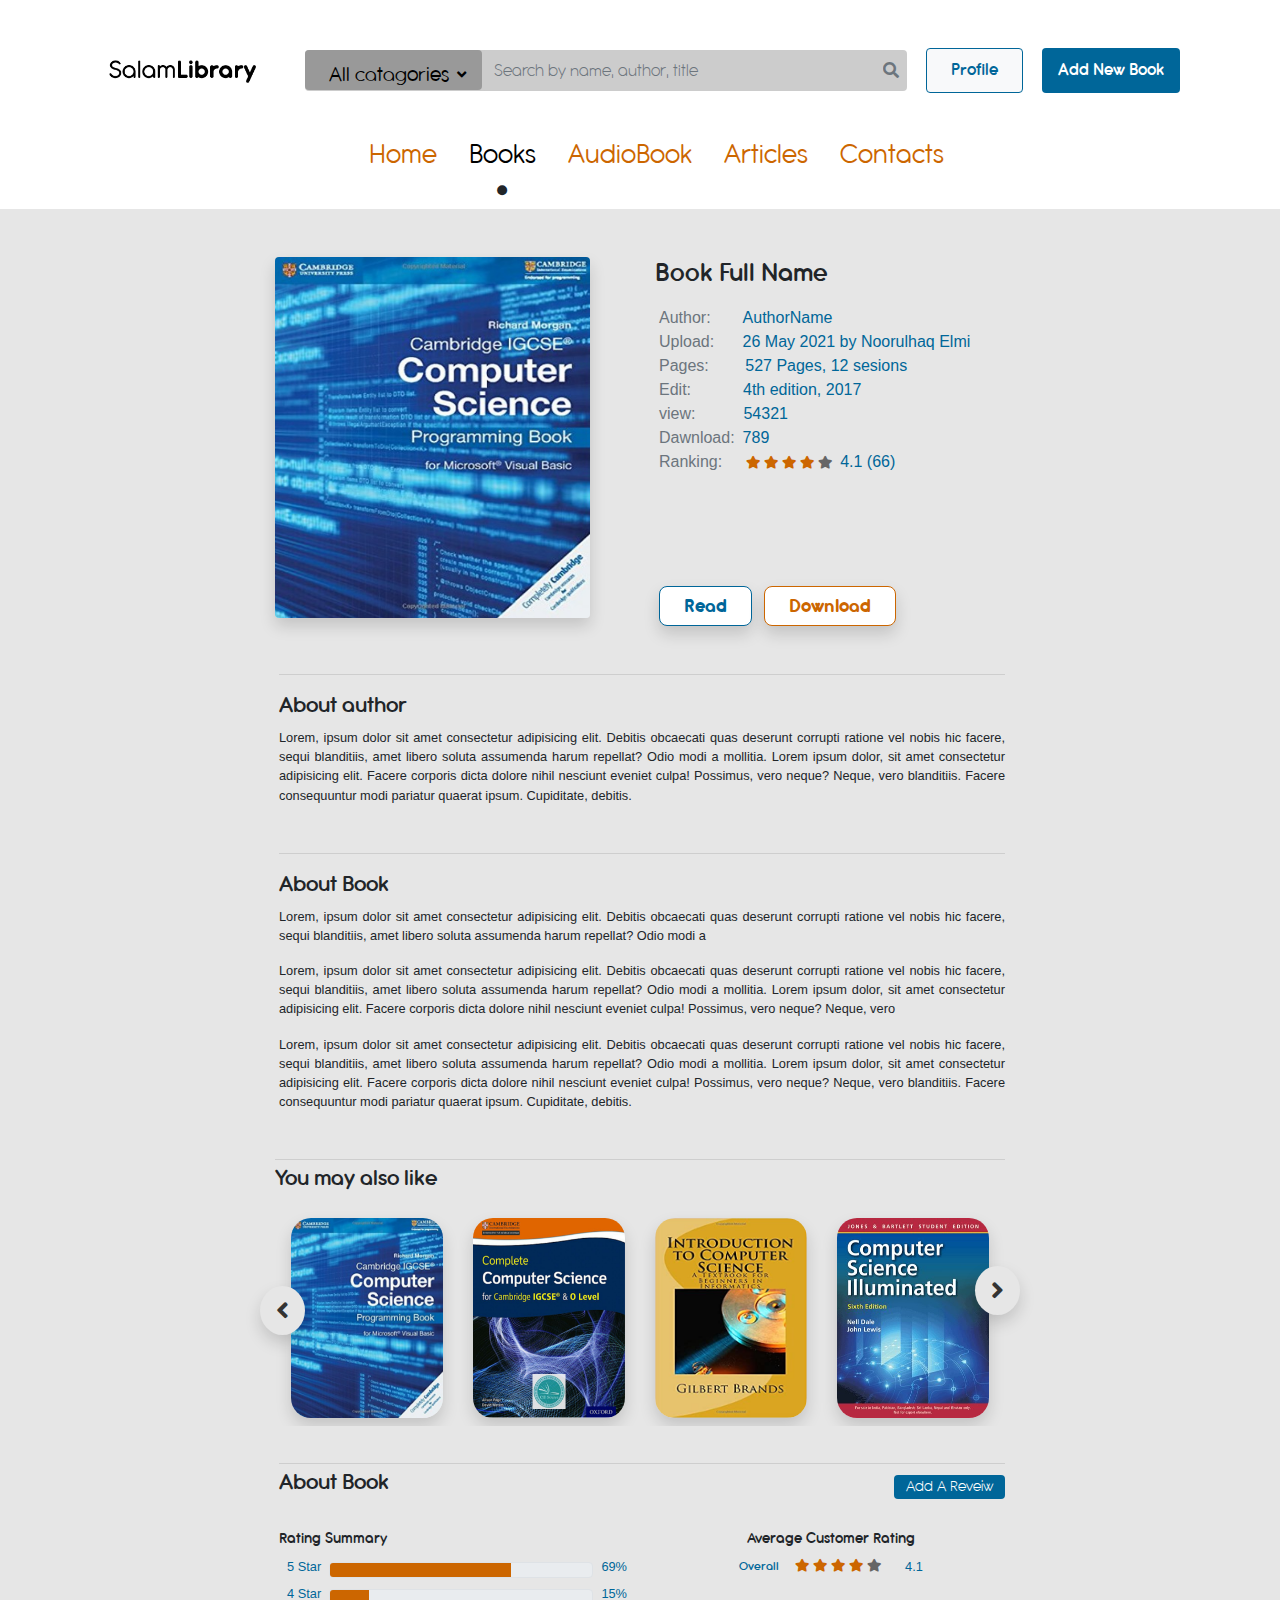
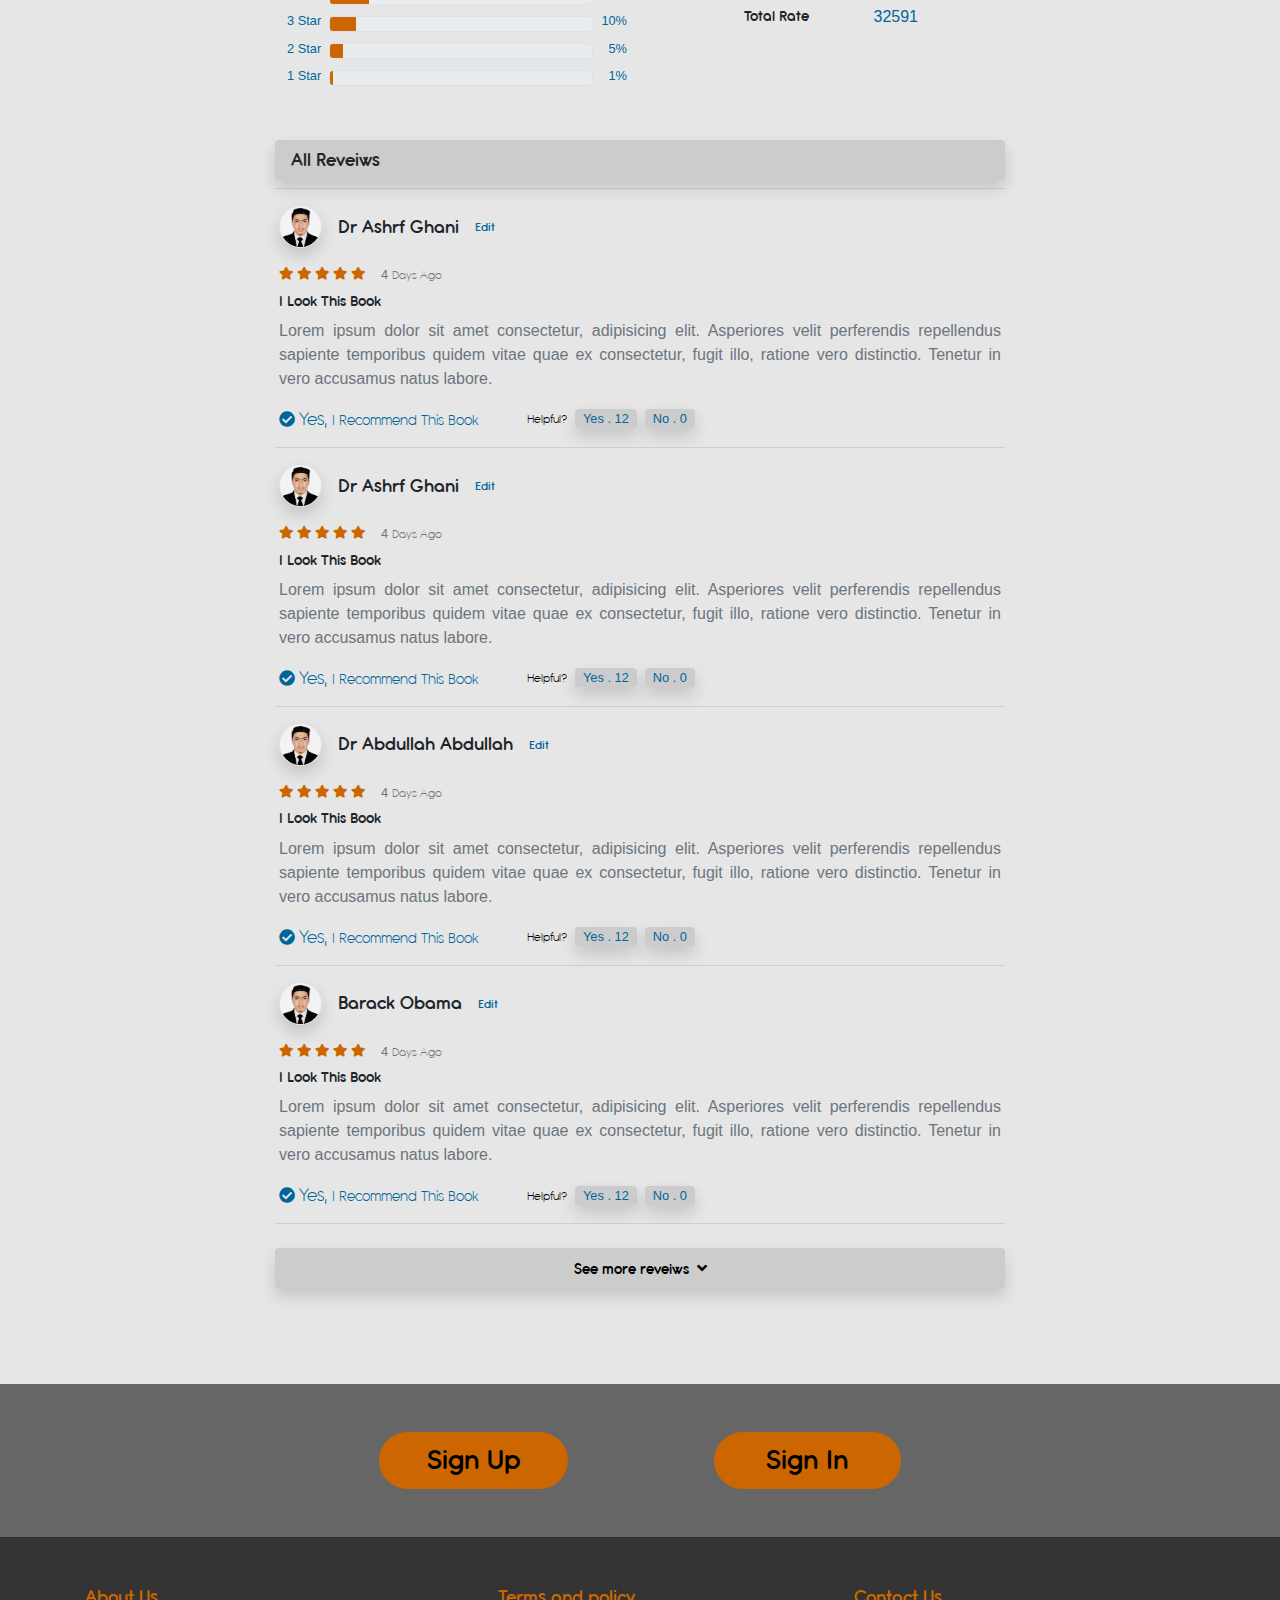
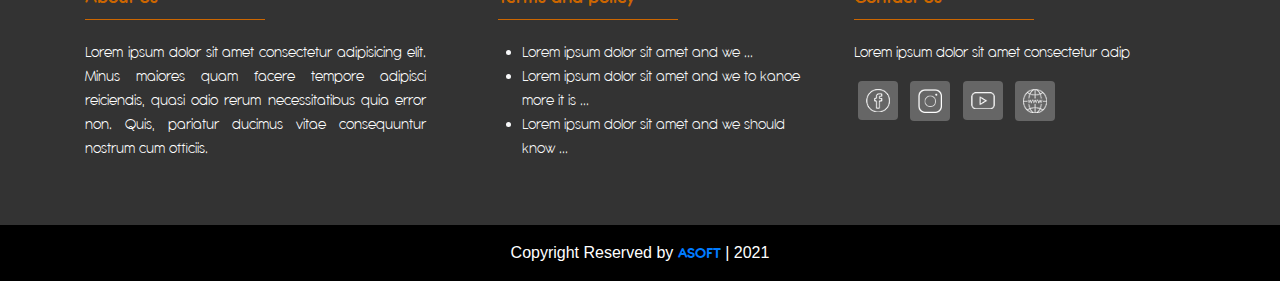
<file: BookViewPage.html>
<!DOCTYPE html>
<html lang="en">

<head>
    <meta charset="UTF-8">
    <meta name="viewport" content="width=device-width, initial-scale=1.0">
    <title>Online Library </title>
    <link rel="stylesheet" href="https://cdn.jsdelivr.net/npm/bootstrap@4.3.1/dist/css/bootstrap.min.css" integrity="sha384-ggOyR0iXCbMQv3Xipma34MD+dH/1fQ784/j6cY/iJTQUOhcWr7x9JvoRxT2MZw1T" crossorigin="anonymous">
<script src="https://cdn.jsdelivr.net/npm/bootstrap@4.3.1/dist/js/bootstrap.min.js" integrity="sha384-JjSmVgyd0p3pXB1rRibZUAYoIIy6OrQ6VrjIEaFf/nJGzIxFDsf4x0xIM+B07jRM" crossorigin="anonymous"></script>
    <link href='https://stackpath.bootstrapcdn.com/bootstrap/4.4.1/css/bootstrap.min.css'>
    <link rel="icon" href="./images/Logo .png">
    <link rel="stylesheet" href="./css/style.css">
    <link rel="stylesheet" href="css/fontawesome-free-5.11.2-web/css/all.min.css">
    <link rel="stylesheet" href="./css/bootstrap-4.3.1-dist/css/bootstrap.min.css">
</head>

<body>
    <header>
        <div class="container  mt-5 ">
            <div class="row align-items-center w-100 mt-3 mt-lg-0 mt-md-0 pl-3">
                <div class="col-lg-9 w-100 pr-0 d-flex">
                    <a class="navbar-brand  text--five ml-2 mr-0 d-none d-lg-block " href="./index.html"><img src="images/Logo .png" class="w-75" alt=""></a>
                    <div class="bg--four d-flex  rounded   w-100 ">
                        <div class="dropdown bg--three rounded " style="width: 250px !important; height: 40px !important;">
                            <a class="nav-link text--five ml-lg-3 d-flex align-items-center pl-2 px-0 An_trial " style="font-size: 22px !important;" href="#" id="navbarDropdown" role="button" data-toggle="dropdown" aria-haspopup="true" aria-expanded="false">All catagories <i class="fa fa-angle-down ml-lg-2 ml-2  " style="font-size: 15px;"></i></a>
                            <div class="dropdown-menu border-0 shadow bg--three text--five" aria-labelledby="navbarDropdown">
                                <a class="dropdown-item" href="#">BCS</a>
                                <a class="dropdown-item" href="#">BBA</a>
                                <a class="dropdown-item" href="#">ENG</a>
                            </div>
                        </div>
                        <div class="input-group rounded  d-flex align-items-center w-100 ">
                            <input type="text" class="form-control border-0 bg--four An_light py-0" style="font-size: 18px;" id="inlineFormInputGroupUsername2" placeholder="Search by name, author, title">
                            <div class="input-group-addon  border-0  pr-2"><a href="#" class="my-auto"><i class="fas fa-search text-muted"></i></a></div>
                        </div>
                    </div>
                </div>
                <div class="col-lg-3  pr-0 ">
                    <div class="d-flex  w-100 mt-3 mt-lg-0  justify-content-between justify-content-lg-start  ">
                        <!-- Sign up button
                             <a href="./sign.html"><button class="btn btn-primary bg--one border-0 py-2 px-3  ml-lg-2 ml-md-2 An_Dm_bold" style="font-size: 18px;">Sign up</button></a>
                       -->

                        <a href="./profile.html" class="nav-link m-0 p-0"><button class="bg-light text--two rounded  py-2 px-4  ml-lg-1 ml-md-2 An_Dm_bold" style="font-size: 18px; border: 1.5px solid #006699 !important;">Profile</button></a>

                        <!-- Button trigger modal -->
                        <button type="button" class="btn ml-auto btn-primary bg--two border-0 py-2 ml-4 px-3 An_Dm_bold" style="font-size: 18px;" data-toggle="modal" data-target="#exampleModal1">Add New Book</button>
                        <!-- Modal -->
                        <div class="modal fade  bg--opcity pr-0  " id="exampleModal1" tabindex="-1" role="dialog" aria-labelledby="exampleModalLabel" aria-hidden="true">
                            <div class="modal-dialog  " style=" max-width: 800px !important;" role="document">
                                <div class="modal-content p-0 border-0">
                                    <div class="modal-header text-center  bg--two align-items-center border-0 py-2 ">
                                        <h4 class=" mb-0 text-white text-center w-100 an_bold pt-2" id="exampleModalLabel">Add New Book </h5>

                                            <a href=""><i class="fa fa-window-close text-white" data-dismiss="modal"></i></a>
                                    </div>
                                    <div class="modal-body bg--four rounded">
                                        <form class="px-4">
                                            <div class="form-group">
                                                <label for="exampleInputEmail1"><b class="an_bold">Book Full Name <span class="text-danger">*</span></b></label>
                                                <textarea class="form-control  shadow rounded" placeholder="Book Full Name" id="exampleFormControlTextarea1" rows="2"></textarea>
                                            </div>
                                            <div class="form-group">
                                                <label for="exampleInputEmail1"><b  class="an_bold">Author <span class="text-danger">*</span></b></label>
                                                <input type="text" class="form-control  shadow rounded" id="exampleInputEmail1" aria-describedby="emailHelp" placeholder="Author Full Name">
                                            </div>
                                            <div class="form-group row  mx-0 ">
                                                <div class="col-lg-6 col-md-6 col-sm-12 col-12 pr-lg-5 p-0">
                                                    <label for="exampleInputEmail1"><b  class="an_bold">Number of pages and sessions <span class="text-danger">*</span></b></label>
                                                    <div class="row mx-0">
                                                        <div class="bg-light p-2 rounded shadow d-flex w-100 ">
                                                            <div class="d-flex align-items-center w-100 ">

                                                                <input type="number" class="form-control form-control-sm  bg--four  " id="exampleInputEmail1" aria-describedby="emailHelp" placeholder="0 ... ">
                                                                <label for="exampleInputEmail1" class="mb-0 mx-1 pr-3 ">Pages</label>
                                                            </div>
                                                            <div class="d-flex align-items-center w-100  ">
                                                                <input type="number" class="form-control form-control-sm  bg--four  " id="exampleInputEmail1" aria-describedby="emailHelp" placeholder="0 ...">
                                                                <label for="exampleInputEmail1" class="mb-0 mx-1">sessions</label>
                                                            </div>
                                                        </div>
                                                    </div>
                                                </div>
                                                <div class="col-lg-3 col-md-3 col-sm-6 col-6 pl-0 pr-lg-5 mt-3 mt-lg-0 mt-md-0">
                                                    <label for="exampleInputEmail1"><b  class="an_bold">Edition <span class="text-danger">*</span></b></label>
                                                    <div class="row mx-0">
                                                        <div class="bg-light p-2 rounded shadow d-flex">
                                                            <div class="d-flex align-items-center ">
                                                                <input type="number" class="form-control form-control-sm  bg--four w-100 " id="exampleInputEmail1" aria-describedby="emailHelp" placeholder="0 ... ">
                                                                <label for="exampleInputEmail1" class="mb-0 mx-1">th</label>
                                                            </div>

                                                        </div>
                                                    </div>
                                                </div>
                                                <div class="col-lg-3 col-md-3 col-sm-6 col-6 pl-0 pr-lg-5 pr-0 mt-3 mt-lg-0 mt-md-0 "> <label for="exampleInputEmail1"><b  class="an_bold">Year of publish <span class="text-danger">*</span></b></label>

                                                    <div class="bg-light p-2 rounded shadow w-100">
                                                        <div class="d-flex align-items-center ">
                                                            <input type="number" class="form-control form-control-sm  bg--four w-100 " id="exampleInputEmail1" aria-describedby="emailHelp" placeholder="0 ... ">
                                                        </div>
                                                    </div>
                                                </div>
                                            </div>
                                            <div class="form-group">
                                                <label for="exampleInputEmail1"><b  class="an_bold">About Author</b></label>
                                                <textarea class="form-control form-control-sm rounded shadow" placeholder="Example: waris jan please add a simple sentance here to ...." id="exampleFormControlTextarea1" rows="6"></textarea>
                                                <div class="text-right pr-3 pt-2 text-muted">
                                                    <h6>0/1000</h6>
                                                </div>
                                            </div>
                                            <div class="form-group">
                                                <label for="exampleInputEmail1"><b  class="an_bold">About Book </b></label>
                                                <textarea class="form-control form-control-sm rounded shadow" placeholder="Example: waris jan please add a simple sentance here to ...." id="exampleFormControlTextarea1" rows="6"></textarea>
                                                <div class="text-right pr-3 pt-2 text-muted">
                                                    <h6>0/1000</h6>
                                                </div>
                                            </div>
                                            <div class="form-group w-25">
                                                <label for="exampleFormControlSelect1"><b  class="an_bold">Department <span class="text-danger">*</span></b></label>
                                                <select class="form-control" id="exampleFormControlSelect1">
                                                  <option>Computer Sience</option>
                                                  <option>Engineering</option>
                                                  <option>BBA</option>
                                                </select>
                                            </div>
                                            <div class="form-group mt-3">
                                                <label for="exampleInputEmail1"><b  class="an_bold">Catagories <span class="text-danger">*</span></b> <small>(Minimum 1 and Muximum 5)</small></label>
                                                <div class=" p-4 bg-white shadow rounded row mx-0">
                                                    <a href="#" class="bg--four px-2 rounded  nav-link py-1 text--seven m-1 An_trial ">CyberSecurity</a>
                                                    <a href="#" class="bg--four px-2 rounded  nav-link py-1 text--seven m-1 An_trial">IT</a>
                                                    <a href="#" class="bg--two  px-2 rounded  nav-link py-1 text-white m-1 An_trial">Programing</a>
                                                    <a href="#" class="bg--four px-2 rounded  nav-link py-1 text--seven m-1 An_trial">Sychology</a>
                                                    <a href="#" class="bg--four px-2 rounded  nav-link py-1 text--seven m-1 An_trial">History</a>
                                                    <a href="#" class="bg--four px-2 rounded  nav-link py-1 text--seven m-1 An_trial">Calture</a>
                                                    <a href="#" class="bg--four px-2 rounded  nav-link py-1 text--seven m-1 An_trial">life</a>
                                                    <a href="#" class="bg--two  px-2 rounded  nav-link py-1 text-white m-1 An_trial">Engineering</a>
                                                    <a href="#" class="bg--four px-2 rounded  nav-link py-1 text--seven m-1 An_trial">CyberSecurity</a>
                                                    <a href="#" class="bg--four px-2 rounded  nav-link py-1 text--seven m-1 An_trial">IT</a>
                                                    <a href="#" class="bg--four px-2 rounded  nav-link py-1 text--seven m-1 An_trial">Programing</a>
                                                    <a href="#" class="bg--four px-2 rounded  nav-link py-1 text--seven m-1 An_trial">Sychology</a>
                                                    <a href="#" class="bg--four px-2 rounded  nav-link py-1 text--seven m-1 An_trial">History</a>
                                                    <a href="#" class="bg--four px-2 rounded  nav-link py-1 text--seven m-1 An_trial">Calture</a>
                                                    <a href="#" class="bg--four px-2 rounded  nav-link py-1 text--seven m-1 An_trial">life</a>
                                                    <a href="#" class="bg--four px-2 rounded  nav-link py-1 text--seven m-1 An_trial">Engineering</a>
                                                    <a href="#" class="bg--four px-2 rounded  nav-link py-1 text--seven m-1 An_trial">CyberSecurity</a>
                                                    <a href="#" class="bg--four px-2 rounded  nav-link py-1 text--seven m-1 An_trial">IT</a>
                                                    <a href="#" class="bg--four px-2 rounded  nav-link py-1 text--seven m-1 An_trial">Programing</a>
                                                    <a href="#" class="bg--four px-2 rounded  nav-link py-1 text--seven m-1 An_trial">Sychology</a>
                                                    <a href="#" class="bg--four px-2 rounded  nav-link py-1 text--seven m-1 An_trial">History</a>
                                                    <a href="#" class="bg--four px-2 rounded  nav-link py-1 text--seven m-1 An_trial">Calture</a>
                                                    <a href="#" class="bg--four px-2 rounded  nav-link py-1 text--seven m-1 An_trial">life</a>
                                                    <a href="#" class="bg--four px-2 rounded  nav-link py-1 text--seven m-1 An_trial">Engineering</a>
                                                    <a href="#" class="bg--four px-2 rounded  nav-link py-1 text--seven m-1 An_trial">CyberSecurity</a>
                                                    <a href="#" class="bg--four px-2 rounded  nav-link py-1 text--seven m-1 An_trial">IT</a>
                                                    <a href="#" class="bg--four px-2 rounded  nav-link py-1 text--seven m-1 An_trial">Programing</a>
                                                    <a href="#" class="bg--four px-2 rounded  nav-link py-1 text--seven m-1 An_trial">Sychology</a>
                                                    <a href="#" class="bg--four px-2 rounded  nav-link py-1 text--seven m-1 An_trial">History</a>
                                                    <a href="#" class="bg--four px-2 rounded  nav-link py-1 text--seven m-1 An_trial">Calture</a>
                                                    <a href="#" class="bg--four px-2 rounded  nav-link py-1 text--seven m-1 An_trial">life</a>
                                                    <a href="#" class="bg--four px-2 rounded  nav-link py-1 text--seven m-1 An_trial">Engineering</a>
                                                </div>
                                                <div class="text-right pr-3 pt-2 text-muted">
                                                    <h6>2/5</h6>
                                                </div>
                                            </div>
                                            <div class="form-group w-75">
                                                <label for="exampleFormControlFile1"><b  class="an_bold">Book</b> <small>(pdf file)</small></label>

                                                <div class="w-100 d-flex align-items-center">
                                                    <label class="custom-file border-0 shadow rounded small bg--two mr-3 text-white w-25 text-center pb-0 pt-1 " style="
                                                    cursor: pointer;
                                                ">Upload 
                                                        <input type="file" id="file2" class="custom-file-input">
                                                        <span class="custom-file-control"></span>
                                                      </label>
                                                    <small>*Note: File size should not be more then 60 MB</small>
                                                </div>
                                                <label for="exampleFormControlFile1" class="mt-3">Uploaded: file name which is Uploaded</label>
                                                <div class="d-flex">
                                                    <a href="#" class="text--two nav-link p-0">View</a>
                                                    <a href="#" class="ml-3 text-danger nav-link p-0 ">Delete</a>
                                                </div>
                                            </div>

                                            <div class="form-group w-75 mt-4">
                                                <label for="exampleFormControlFile1"><b class="an_bold">Cover</b> <small>(Jpg, Png, Pdf)</small></label>

                                                <div class="w-100 d-flex align-items-center">
                                                    <label class="custom-file border-0 shadow rounded small bg--two mr-3 text-white w-25 text-center pb-0 pt-1 " style="
                                                    cursor: pointer;
                                                ">Upload 
                                                        <input type="file" id="file2" class="custom-file-input">
                                                        <span class="custom-file-control"></span>
                                                      </label>
                                                    <small>*Note: File size should be between 500 KB and 2 MB</small>
                                                </div>
                                                <label for="exampleFormControlFile1" class="mt-3">Uploaded: file name which is Uploaded</label>
                                                <div>
                                                    <img src="images/book 1.png" class="w-25 rounded shadow" alt="">
                                                </div>
                                                <a href="#" class="mt-2 text-danger nav-link p-0 ">Delete</a>
                                            </div>
                                            <div class="row ml-auto w-100 justify-content-end mr-5 mt-3">
                                                <button type="button" class="btn btn-primary bg--two border-0  px-5 py-1 btn-sm ">Finsh</button>
                                            </div>

                                        </form>
                                    </div>
                                </div>
                            </div>
                        </div>
                        <!-- End Modal -->
                    </div>
                </div>
            </div>
        </div>
        <div class="container">
            <nav class="navbar navbar-expand-lg navbar-light mt-4 ">
                <a class="navbar-brand mr-4 d-lg-none" href="./index.html"><img src="images/Logo .png" class="w-75" alt=""></a>
                <button class="navbar-toggler" type="button" data-toggle="collapse" data-target="#navbarSupportedContent" aria-controls="navbarSupportedContent" aria-expanded="false" aria-label="Toggle navigation">
                  <span class="navbar-toggler-icon"></span>
                </button>
                <div class="collapse navbar-collapse   ml-lg-4 pl-lg-2 " id="navbarSupportedContent">
                    <ul class="navbar-nav mx-auto">
                        <li class="nav-item mx-2 text-center">
                            <a class="nav-link text--one An_trial pb-0" href="./index.html" style="font-size: 29px; ">Home</a>
                        </li>
                        <li class="nav-item mx-2 text-center">
                            <a class="nav-link text--five An_trial pb-0" style="font-size: 29px; " href="./books.html">Books </a>
                            <small><small><span class="fa fa-circle  "></span></small></small>
                        </li>
                        <li class="nav-item mx-2 text-center">
                            <a class="nav-link text--one An_trial pb-0" style="font-size: 29px;" href="./audio.html">AudioBook </a>
                        </li>
                        <li class="nav-item mx-2 text-center">
                            <a class="nav-link text--one An_trial pb-0" style="font-size: 29px; " href="./articles.html">Articles</a>
                        </li>

                        <li class="nav-item mx-2 text-center">
                            <a class="nav-link text--one An_trial pb-0" style="font-size: 29px;" href="./contact.html">Contacts</a>
                        </li>

                    </ul>
                </div>
            </nav>
        </div>
    </header>
    <section class="bg--eight py-5">
        <div class="container">
            <div class="row justify-content-center">
                <div class=" col-lg-8 col-md-10 col-sm-12 col-12">
                    <div class="row">
                        <div class="col-lg-6 col-md-6 col-sm-6">
                            <img src="./images/book 1.png" class=" rounded shadow" style="height: 90%; width: 90%" alt="">
                        </div>
                        <div class="col-lg-6 col-md-6 col-sm-6">
                            <h3 class="An_Dm_bold">Book Full Name</h3>
                            <div class="d-flex mt-3">
                                <p class="pl-1 text-muted mb-0 ">Author: </p>
                                <p class="pl-4 ml-2 text--two mb-0 ">AuthorName</p>
                            </div>
                            <div class="d-flex ">
                                <p class="pl-1 text-muted mb-0">Upload: </p>
                                <p class="pl-4  text--two mb-0">&NonBreakingSpace;26 May 2021 by Noorulhaq Elmi </p>
                            </div>
                            <div class="d-flex ">
                                <p class="pl-1 text-muted mb-0">Pages: </p>
                                <p class="pl-4 ml-2 text--two mb-0">&NonBreakingSpace;527 Pages, 12 sesions </p>
                            </div>
                            <div class="d-flex ">
                                <p class="pl-1 text-muted mb-0">Edit: </p>
                                <p class="pl-5 ml-1 text--two mb-0">4th edition, 2017 </p>
                            </div>
                            <div class="d-flex ">
                                <p class="pl-1 text-muted mb-0">view: </p>
                                <p class=" pl-5 text--two mb-0">54321</p>
                            </div>
                            <div class="d-flex ">
                                <p class="pl-1 text-muted mb-0">Dawnload: </p>
                                <p class="pl-2 text--two mb-0">789 </p>
                            </div>
                            <div class="d-flex pb-lg-3">
                                <p class="pl-1 text-muted mb-0">Ranking: </p>
                                <p class="pl-4  text--two mb-0 d-flex align-items-center ">
                                    <small><i class="fa fa-star text--one pr-1 "></i></small>
                                    <small><i class="fa fa-star text--one pr-1 "></i></small>
                                    <small><i class="fa fa-star text--one pr-1"></i></small>
                                    <small><i class="fa fa-star text--one pr-1"></i></small>
                                    <small><i class="fa fa-star text--six mr-2 "></i></small> 4.1 (66)</p>
                            </div>
                            <div class=" pl-1 pt-lg-5 mt-lg-5 pt-4 ">
                                <a href="#"><button class="btn--outline--secondary btn-lg px-4 py-1 shadow mr-2 an_bold">Read</button></a>
                                <a href="#"><button class="btn--outline--primary py-1 btn-lg px-4 shadow an_bold">Download</button></a>
                            </div>

                        </div>
                    </div>
                    <div class="pl-1">
                        <hr>
                        <h4 class="An_Dm_bold">About author</h4>
                        <small><p class="text-justify">Lorem, ipsum dolor sit amet consectetur adipisicing elit. Debitis obcaecati quas deserunt corrupti ratione vel nobis hic facere, sequi blanditiis, amet libero soluta assumenda harum repellat? Odio modi a mollitia.
                                Lorem ipsum dolor, sit amet consectetur adipisicing elit. Facere corporis dicta dolore nihil nesciunt eveniet culpa! Possimus, vero neque? Neque, vero blanditiis. Facere consequuntur modi pariatur quaerat ipsum. Cupiditate, debitis.
                            </p></small>
                    </div>
                    <div class="pl-1 mt-5">
                        <hr>
                        <h4 class="An_Dm_bold">About Book</h4>
                        <small><p class="text-justify">Lorem, ipsum dolor sit amet consectetur adipisicing elit. Debitis obcaecati quas deserunt corrupti ratione vel nobis hic facere, sequi blanditiis, amet libero soluta assumenda harum repellat? Odio modi a </p></small>
                        <small><p class="text-justify">Lorem, ipsum dolor sit amet consectetur adipisicing elit. Debitis obcaecati quas deserunt corrupti ratione vel nobis hic facere, sequi blanditiis, amet libero soluta assumenda harum repellat? Odio modi a mollitia.
                                Lorem ipsum dolor, sit amet consectetur adipisicing elit. Facere corporis dicta dolore nihil nesciunt eveniet culpa! Possimus, vero neque? Neque, vero 
                            </p></small>
                        <small><p class="text-justify">Lorem, ipsum dolor sit amet consectetur adipisicing elit. Debitis obcaecati quas deserunt corrupti ratione vel nobis hic facere, sequi blanditiis, amet libero soluta assumenda harum repellat? Odio modi a mollitia.
                                Lorem ipsum dolor, sit amet consectetur adipisicing elit. Facere corporis dicta dolore nihil nesciunt eveniet culpa! Possimus, vero neque? Neque, vero blanditiis. Facere consequuntur modi pariatur quaerat ipsum. Cupiditate, debitis.
                            </p></small>
                    </div>
                    <div>
                        <hr class="mb-0 pb-1 mt-5 ">
                        <h4 class="An_Dm_bold">You may also like</h4>
                    </div>
                    <div class="row ">
                        <a href="#" class="text--seven ">
                            <div class="bg--eight px-3 py-2 rounded-circle  shadow" style="position: relative; height: fit-content ; z-index: 1; top: 85px !important;">
                                <small><i class="fa fa-angle-left fa-2x p-0 m-0  mt-1"></i></small>
                            </div>
                        </a>
                        <div class="d-flex py-2 mx-3" style="overflow-x: scroll; margin-top: -40px !important; margin-bottom: -60px !important;">
                            <div class="col-lg-3 col-md-5 col-sm-6 col-6 ">
                                <div class="product-item-wrap">
                                    <div class="product-item position-relative">
                                        <img src="./images/book 1.png" alt="" class="img-fluid w-100  shadow" style="border-radius: 20px; height:200px !important;">
                                        <div class="product-img-hover pt-5">
                                            <ul class=" list-inline text-center pl-2 ">
                                                <a href="BookViewPage.html"><button class="btn--outline--secondary px-4 pt-1 pb-0 an_bold " style="font-size: 18px;" ><b>View</b></button></a>
                                                <h5 class="mt-2 text-white text-left an_bold">Book's Full Name Here</h6>
                                            </ul>
                                        </div>
                                    </div>
                                </div>
                            </div>
                            <div class="col-lg-3 col-md-5 col-sm-6 col-6  ">
                                <div class="product-item-wrap ">
                                    <div class="product-item position-relative">
                                        <img src="./images/book 2.png" alt="" class="img-fluid w-100  shadow" style="border-radius: 20px; height:200px !important;">
                                        <div class="product-img-hover pt-5">
                                            <ul class=" list-inline text-center pl-2 ">
                                                <a href="BookViewPage.html"><button class="btn--outline--secondary px-4 pt-1 pb-0 an_bold " style="font-size: 18px;" ><b>View</b></button></a>
                                                <h5 class="mt-2 text-white text-left an_bold">Book's Full Name Here</h6>
                                            </ul>
                                        </div>
                                    </div>
                                </div>
                            </div>
                            <div class="col-lg-3 col-md-5 col-sm-6 col-6 ">
                                <div class="product-item-wrap ">
                                    <div class="product-item position-relative">
                                        <img src="./images/book 3.jpg" alt="" class="img-fluid w-100  shadow" style="border-radius: 20px; height:200px !important;">
                                        <div class="product-img-hover pt-5">
                                            <ul class=" list-inline text-center pl-2 ">
                                                <a href="BookViewPage.html"><button class="btn--outline--secondary px-4 pt-1 pb-0 an_bold " style="font-size: 18px;" ><b>View</b></button></a>
                                                <h5 class="mt-2 text-white text-left an_bold">Book's Full Name Here</h6>
                                            </ul>
                                        </div>
                                    </div>
                                </div>
                            </div>
                            <div class="col-lg-3 col-md-5 col-sm-6 col-6  ">
                                <div class="product-item-wrap ">
                                    <div class="product-item position-relative">
                                        <img src="./images/book 4.jpg" alt="" class="img-fluid w-100  shadow" style="border-radius: 20px; height:200px !important;">
                                        <div class="product-img-hover pt-5">
                                            <ul class=" list-inline text-center pl-2 ">
                                                <a href="BookViewPage.html"><button class="btn--outline--secondary px-4 pt-1 pb-0 an_bold " style="font-size: 18px;" ><b>View</b></button></a>
                                                <h5 class="mt-2 text-white text-left an_bold">Book's Full Name Here</h6>
                                            </ul>
                                        </div>
                                    </div>
                                </div>
                            </div>
                            <div class="col-lg-3 col-md-5 col-sm-6 col-6  ">
                                <div class="product-item-wrap ">
                                    <div class="product-item position-relative">
                                        <img src="./images/book 4.jpg" alt="" class="img-fluid w-100  shadow" style="border-radius: 20px; height:200px !important;">
                                        <div class="product-img-hover pt-5">
                                            <ul class=" list-inline text-center pl-2 ">
                                                <a href="BookViewPage.html"><button class="btn--outline--secondary px-4 pt-1 pb-0 an_bold " style="font-size: 18px;" ><b>View</b></button></a>
                                                <h5 class="mt-2 text-white text-left an_bold">Book's Full Name Here</h6>
                                            </ul>
                                        </div>
                                    </div>
                                </div>
                            </div>
                        </div>
                        <a href="#" class="text--seven  ml-auto">
                            <div class="bg--eight px-3 py-2 rounded-circle shadow " style="position: relative; height: fit-content ; z-index: 1; top: -100px !important;">
                                <small><i class="fa fa-angle-right fa-2x p-0 m-0 mt-1 "></i></small>
                            </div>
                        </a>
                    </div>

                    <div class="pl-1 mt-5">
                        <hr class="mb-1">
                        <div class="d-flex justify-content-between align-items-center">
                            <h4 class="An_Dm_bold">About Book</h4>

                            <!-- Button trigger modal -->
                            <button type="button" class="btn btn-primary bg--two An_light border-0  ml-4 py-0" data-toggle="modal" data-target="#exampleModal">Add A Reveiw</button>


                            <!-- Modal -->
                            <div class="modal fade bg--opcity   " id="exampleModal" tabindex="-1" role="dialog" aria-labelledby="exampleModalLabel" aria-hidden="true">
                                <div class="modal-dialog" role="document">
                                    <div class="modal-content">
                                        <div class="modal-header text-center bg--four align-items-center py-2 ">
                                            <h5 class=" mb-0 w-100 text-center An_Dm_bold " id="exampleModalLabel">Add Reveiw</h5>
                                            <i class="fa fa-window-close text-white " data-dismiss="modal"></i>
                                        </div>
                                        <div class="modal-body ">
                                            <div class="row px-3 ">
                                                <div class="col-lg-3 col-md-3 col-sm-3 col-3">
                                                    <img src="./images/book 1.png" class=" rounded shadow img-fluid" alt="">
                                                </div>
                                                <div class="col-lg-8 col-md-8 col-sm-8 col-8">
                                                    <h4 class="mb-0 An_Dm_bold">Book Full Name</h4>
                                                    <div class="d-flex mt-0">
                                                        <p class="pl-1 text-muted mb-0 An_Dm_bold">Author: </p>
                                                        <p class="pl-4 ml-2 text--two mb-0  small">AuthorName</p>
                                                    </div>
                                                    <div class="d-flex ">
                                                        <p class="pl-1 text-muted mb-0 An_Dm_bold">Upload: </p>
                                                        <p class="pl-4  text--two mb-0 small">&NonBreakingSpace;26 May 2021 by Noorulhaq Elmi </p>
                                                    </div>
                                                    <div class="d-flex ">
                                                        <p class="pl-1 text-muted mb-0 An_Dm_bold">Pages: </p>
                                                        <p class="pl-4 ml-2 text--two mb-0 small">&NonBreakingSpace;527 Pages, 12 sesions </p>
                                                    </div>
                                                    <div class="d-flex ">
                                                        <p class="pl-1 text-muted mb-0 An_Dm_bold">Edit: </p>
                                                        <p class="pl-5 ml-1 text--two mb-0 small">4th edition, 2017 </p>
                                                    </div>
                                                </div>
                                            </div>
                                            <div class="row mx-3 bg--four px-3 py-1 rounded shadow mt-3 mx-0 justify-content-center">
                                                <div class="d-flex align-items-center justify-content-center">
                                                    <h5 class="text-danger mb-0 An_light"><small>Overall Rating *</small></h5>
                                                    <div class=" d-flex  mx-3 ">
                                                        <div class=" d-flex">
                                                            <i class="fa fa-star text--six pr-1 red "></i>
                                                        </div>
                                                        <i class="fa fa-star text--six pr-1 orange"></i>
                                                        <i class="fa fa-star text--six pr-1 yellow"></i>
                                                        <i class="fa fa-star text--six pr-1 yellowgreen"></i>
                                                        <i class="fa fa-star text--six mr-2 green "></i>
                                                    </div>
                                                    <h6 class="text--seven mb-0 An_Dm_bold"><small>Click on stars to rate</small></h6>
                                                </div>
                                            </div>
                                            <form class="px-3">
                                                <div class="form-group small mt-5 An_trial">
                                                    <label for="exampleInputEmail1">Reveiw Title *</label>
                                                    <input type="text" class="form-control form-control-sm shadow rounded" id="exampleInputEmail1" aria-describedby="emailHelp" placeholder="Example: it's amazaing">
                                                </div>
                                                <div class="form-group small An_trial">
                                                    <label for="exampleFormControlTextarea1">Reveiw *</label>
                                                    <textarea class="form-control form-control-sm rounded shadow" placeholder="Example: waris jan please add a simple sentance here to ...." id="exampleFormControlTextarea1" rows="4"></textarea>
                                                </div>
                                                <div class="text--five d-flex align-items-center An_trial">

                                                    <label class="small An_trial pt-2">Would you Recommend this book to others? *</label>

                                                    <a href="#" class="p-0 m-0 nav-link bg--four small  text--two rounded shadow px-2 An_trial  ml-2">Yes </a>
                                                    <a href="#" class="p-0 m-0 nav-link bg--four small  text--two rounded shadow px-2 An_trial  ml-2">No </a>

                                                </div>
                                            </form>
                                            <div class="row ml-auto w-100 justify-content-end mr-5 mt-3">
                                                <button type="button" class="btn btn-primary bg--two border-0 btn-sm  py-1 px-3 An_Dm_bold ">Post Reveiw</button>
                                            </div>
                                        </div>
                                    </div>
                                </div>
                            </div>
                        </div>
                        <div class="row mt-4">
                            <div class="col-lg-6">
                                <h6 class="An_Dm_bold">Rating Summary</h6>
                                <div class="d-flex align-items-center pl-2 ">
                                    <h6 class="text--two "><small>5&NonBreakingSpace;Star</small></h6>
                                    <div class="progress rounded border  w-100 mx-2">
                                        <div class="progress-bar bg--one" role="progressbar" style="width: 69%" aria-valuenow="69" aria-valuemin="0" aria-valuemax="100"></div>
                                    </div>
                                    <h6 class="text--two"><small>69%</small></h6>
                                </div>
                                <div class="d-flex align-items-center pl-2 ">
                                    <h6 class="text--two"><small>4&NonBreakingSpace;Star</small></h6>
                                    <div class="progress rounded border  w-100 mx-2">
                                        <div class="progress-bar bg--one" role="progressbar" style="width: 15%" aria-valuenow="15" aria-valuemin="0" aria-valuemax="100"></div>
                                    </div>
                                    <h6 class="text--two"><small>15%</small></h6>
                                </div>
                                <div class="d-flex align-items-center pl-2 ">
                                    <h6 class="text--two"><small>3&NonBreakingSpace;Star</small></h6>
                                    <div class="progress rounded border  w-100 mx-2">
                                        <div class="progress-bar bg--one" role="progressbar" style="width: 10%" aria-valuenow="5" aria-valuemin="0" aria-valuemax="100"></div>
                                    </div>
                                    <h6 class="text--two"><small>10%</small></h6>
                                </div>
                                <div class="d-flex align-items-center pl-2 ">
                                    <h6 class="text--two"><small>2&NonBreakingSpace;Star</small></h6>
                                    <div class="progress rounded border  w-100 ml-2 mr-3">
                                        <div class="progress-bar bg--one" role="progressbar" style="width: 5%" aria-valuenow="5" aria-valuemin="0" aria-valuemax="100"></div>
                                    </div>
                                    <h6 class="text--two"><small>5%</small></h6>
                                </div>
                                <div class="d-flex align-items-center pl-2 ">
                                    <h6 class="text--two"><small>1&NonBreakingSpace;Star</small></h6>
                                    <div class="progress rounded border  w-100 ml-2 mr-3">
                                        <div class="progress-bar bg--one" role="progressbar" style="width: 1%" aria-valuenow="1" aria-valuemin="0" aria-valuemax="100"></div>
                                    </div>
                                    <h6 class="text--two"><small>1%</small></h6>
                                </div>
                            </div>
                            <div class="col-lg-6 text-center mt-4 mt-lg-0 mt-md-0 ">
                                <h6 class="An_Dm_bold">Average Customer Rating</h6>
                                <div class="d-flex align-items-center justify-content-center">
                                    <h6 class="text--two mb-0 An_Dm_bold"><small>Overall</small></h6>
                                    <div class=" d-flex  mx-3 ">
                                        <small><i class="fa fa-star text--one pr-1 "></i></small>
                                        <small><i class="fa fa-star text--one pr-1 "></i></small>
                                        <small><i class="fa fa-star text--one pr-1"></i></small>
                                        <small><i class="fa fa-star text--one pr-1"></i></small>
                                        <small><i class="fa fa-star text--six mr-2 "></i></small>
                                    </div>
                                    <h6 class="text--two mb-0"><small>4.1</small></h6>
                                </div>
                                <div class="d-flex align-items-center w-50  justify-content-between mx-auto mt-4 pt-2">
                                    <h6 class="An_Dm_bold">Total Rate</h6>
                                    <h6 class="text--two ">32591</h6>
                                </div>

                            </div>
                        </div>
                    </div>
                    <div class="row bg--four px-3 py-2 rounded shadow  mt-5 mx-0">
                        <h5 class="mb-0 An_Dm_bold">All Reveiws</h5>
                    </div>
                    <hr class="mt-2 ">

                    <div>
                        <div class="row mx-1">
                            <div class="media align-items-center">
                                <img class="mr-3 rounded-circle shadow border" width="6%" src="./images/muqadas.JPG" alt="image">
                                <div class="media-body d-flex align-items-center">
                                    <h5 class="mt-0 mb-0 An_Dm_bold">Dr Ashrf Ghani</h5>
                                    <h6 class="mt-0 mb-0 ml-3 An_Dm_bold"><small><a href=""  data-toggle="modal" data-target="#exampleModal" class="text--two">Edit</a></small></h6>
                                </div>
                            </div>
                            <div class="d-flex align-items-center justify-content-center mt-3">
                                <div class=" d-flex  mr-3  ">
                                    <small><i class="fa fa-star text--one pr-1 "></i></small>
                                    <small><i class="fa fa-star text--one pr-1 "></i></small>
                                    <small><i class="fa fa-star text--one pr-1"></i></small>
                                    <small><i class="fa fa-star text--one pr-1"></i></small>
                                    <small><i class="fa fa-star text--one  "></i></small>
                                </div>
                                <h6 class="text-muted mb-0"><small>4 <Span class="An_light">Days Ago</Span></small></h6>
                            </div>
                        </div>
                        <div class="mx-1 mt-2">
                            <h6 class="An_Dm_bold">I Look This Book </h6>
                            <p class="text-muted text-justify An_">Lorem ipsum dolor sit amet consectetur, adipisicing elit. Asperiores velit perferendis repellendus sapiente temporibus quidem vitae quae ex consectetur, fugit illo, ratione vero distinctio. Tenetur in vero accusamus natus labore.</p>
                            <div class="d-flex">
                                <div class="text--two d-flex align-items-center">
                                    <i class="fa fa-check-circle mr-1"></i>
                                    <h5 class="mb-0 An_light"> Yes, <small> I Recommend This Book</small></h6>
                                </div>
                                <div class="text--five ml-5 d-flex align-items-center">

                                    <h6 class="mb-0 An_light"><small>Helpful?</small></h6>
                                    <a href="#" class="p-0 m-0 nav-link bg--four small  text--two rounded shadow px-2   ml-2">Yes . 12</a>
                                    <a href="#" class="p-0 m-0 nav-link bg--four small  text--two rounded shadow px-2   ml-2">No . 0</a>
                                </div>
                            </div>
                        </div>
                        <hr>
                    </div>
                    <div>
                        <div class="row mx-1">
                            <div class="media align-items-center">
                                <img class="mr-3 rounded-circle shadow border" width="6%" src="./images/muqadas.JPG" alt="image">
                                <div class="media-body d-flex align-items-center">
                                    <h5 class="mt-0 mb-0 An_Dm_bold">Dr Ashrf Ghani</h5>
                                    <h6 class="mt-0 mb-0 ml-3 An_Dm_bold"><small><a href=""  data-toggle="modal" data-target="#exampleModal" class="text--two">Edit</a></small></h6>
                                </div>
                            </div>
                            <div class="d-flex align-items-center justify-content-center mt-3">
                                <div class=" d-flex  mr-3  ">
                                    <small><i class="fa fa-star text--one pr-1 "></i></small>
                                    <small><i class="fa fa-star text--one pr-1 "></i></small>
                                    <small><i class="fa fa-star text--one pr-1"></i></small>
                                    <small><i class="fa fa-star text--one pr-1"></i></small>
                                    <small><i class="fa fa-star text--one  "></i></small>
                                </div>
                                <h6 class="text-muted mb-0"><small>4 <Span class="An_light">Days Ago</Span></small></h6>
                            </div>
                        </div>
                        <div class="mx-1 mt-2">
                            <h6 class="An_Dm_bold">I Look This Book </h6>
                            <p class="text-muted text-justify An_">Lorem ipsum dolor sit amet consectetur, adipisicing elit. Asperiores velit perferendis repellendus sapiente temporibus quidem vitae quae ex consectetur, fugit illo, ratione vero distinctio. Tenetur in vero accusamus natus labore.</p>
                            <div class="d-flex">
                                <div class="text--two d-flex align-items-center">
                                    <i class="fa fa-check-circle mr-1"></i>
                                    <h5 class="mb-0 An_light"> Yes, <small> I Recommend This Book</small></h6>
                                </div>
                                <div class="text--five ml-5 d-flex align-items-center">

                                    <h6 class="mb-0 An_light"><small>Helpful?</small></h6>
                                    <a href="#" class="p-0 m-0 nav-link bg--four small  text--two rounded shadow px-2   ml-2">Yes . 12</a>
                                    <a href="#" class="p-0 m-0 nav-link bg--four small  text--two rounded shadow px-2   ml-2">No . 0</a>
                                </div>
                            </div>
                        </div>
                        <hr>
                    </div>
                    <div>
                        <div class="row mx-1">
                            <div class="media align-items-center">
                                <img class="mr-3 rounded-circle shadow border" width="6%" src="./images/muqadas.JPG" alt="image">
                                <div class="media-body d-flex align-items-center">
                                    <h5 class="mt-0 mb-0 An_Dm_bold">Dr Abdullah Abdullah</h5>
                                    <h6 class="mt-0 mb-0 ml-3 An_Dm_bold"><small><a href=""  data-toggle="modal" data-target="#exampleModal" class="text--two">Edit</a></small></h6>
                                </div>
                            </div>
                            <div class="d-flex align-items-center justify-content-center mt-3">
                                <div class=" d-flex  mr-3  ">
                                    <small><i class="fa fa-star text--one pr-1 "></i></small>
                                    <small><i class="fa fa-star text--one pr-1 "></i></small>
                                    <small><i class="fa fa-star text--one pr-1"></i></small>
                                    <small><i class="fa fa-star text--one pr-1"></i></small>
                                    <small><i class="fa fa-star text--one  "></i></small>
                                </div>
                                <h6 class="text-muted mb-0"><small>4 <Span class="An_light">Days Ago</Span></small></h6>
                            </div>
                        </div>
                        <div class="mx-1 mt-2">
                            <h6 class="An_Dm_bold">I Look This Book </h6>
                            <p class="text-muted text-justify An_">Lorem ipsum dolor sit amet consectetur, adipisicing elit. Asperiores velit perferendis repellendus sapiente temporibus quidem vitae quae ex consectetur, fugit illo, ratione vero distinctio. Tenetur in vero accusamus natus labore.</p>
                            <div class="d-flex">
                                <div class="text--two d-flex align-items-center">
                                    <i class="fa fa-check-circle mr-1"></i>
                                    <h5 class="mb-0 An_light"> Yes, <small> I Recommend This Book</small></h6>
                                </div>
                                <div class="text--five ml-5 d-flex align-items-center">

                                    <h6 class="mb-0 An_light"><small>Helpful?</small></h6>
                                    <a href="#" class="p-0 m-0 nav-link bg--four small  text--two rounded shadow px-2   ml-2">Yes . 12</a>
                                    <a href="#" class="p-0 m-0 nav-link bg--four small  text--two rounded shadow px-2   ml-2">No . 0</a>
                                </div>
                            </div>
                        </div>
                        <hr>
                    </div>
                    <div>
                        <div class="row mx-1">
                            <div class="media align-items-center">
                                <img class="mr-3 rounded-circle shadow border" width="6%" src="./images/muqadas.JPG" alt="image">
                                <div class="media-body d-flex align-items-center">
                                    <h5 class="mt-0 mb-0 An_Dm_bold">Barack Obama</h5>
                                    <h6 class="mt-0 mb-0 ml-3 An_Dm_bold"><small><a href=""  data-toggle="modal" data-target="#exampleModal" class="text--two">Edit</a></small></h6>
                                </div>
                            </div>
                            <div class="d-flex align-items-center justify-content-center mt-3">
                                <div class=" d-flex  mr-3  ">
                                    <small><i class="fa fa-star text--one pr-1 "></i></small>
                                    <small><i class="fa fa-star text--one pr-1 "></i></small>
                                    <small><i class="fa fa-star text--one pr-1"></i></small>
                                    <small><i class="fa fa-star text--one pr-1"></i></small>
                                    <small><i class="fa fa-star text--one  "></i></small>
                                </div>
                                <h6 class="text-muted mb-0"><small>4 <Span class="An_light">Days Ago</Span></small></h6>
                            </div>
                        </div>
                        <div class="mx-1 mt-2">
                            <h6 class="An_Dm_bold">I Look This Book </h6>
                            <p class="text-muted text-justify An_">Lorem ipsum dolor sit amet consectetur, adipisicing elit. Asperiores velit perferendis repellendus sapiente temporibus quidem vitae quae ex consectetur, fugit illo, ratione vero distinctio. Tenetur in vero accusamus natus labore.</p>
                            <div class="d-flex">
                                <div class="text--two d-flex align-items-center">
                                    <i class="fa fa-check-circle mr-1"></i>
                                    <h5 class="mb-0 An_light"> Yes, <small> I Recommend This Book</small></h6>
                                </div>
                                <div class="text--five ml-5 d-flex align-items-center">

                                    <h6 class="mb-0 An_light"><small>Helpful?</small></h6>
                                    <a href="#" class="p-0 m-0 nav-link bg--four small  text--two rounded shadow px-2   ml-2">Yes . 12</a>
                                    <a href="#" class="p-0 m-0 nav-link bg--four small  text--two rounded shadow px-2   ml-2">No . 0</a>
                                </div>
                            </div>
                        </div>
                        <hr>
                    </div>
                    <div class="row bg--four px-3 py-2 rounded shadow justify-content-center  mt-4 mb-5 mx-0">
                        <a href="#" class="d-flex align-items-center nav-link m-0 p-0 text--five">
                            <h6 class="mb-0 An_Dm_bold pt-1">See more reveiws</h6>
                            <i class="fa fa-angle-down  ml-2"></i>
                        </a>
                    </div>
                </div>
            </div>
        </div>
    </section>

    <section class="bg--six ">
        <div class="container p-5">
            <div class="row mx-auto w-50 justify-content-between">
                <a href="./sign.html"><button class="btn btn-danger bg--one border-0 text--five   px-5 An_Dm_bold " style="border-radius: 30px; font-size: 30px;">Sign Up</button></a>
                <a href="./login.html"> <button class="btn btn-danger bg--one border-0 text--five px-5 mt-3 mt-lg-0  An_Dm_bold" style="border-radius: 30px; font-size: 30px;"><span class="px-1">Sign In</span></button></a>
            </div>
        </div>
    </section>
    <footer>
        <div class="bg--seven py-5">
            <div class="container">
                <div class="row">
                    <div class="col-lg-4 pr-lg-4">
                        <h5 class="text--one An_Dm_bold">About Us</h5>
                        <span class="border--orange "></span>
                        <p class="text-white text-justify An_light">Lorem ipsum dolor sit amet consectetur adipisicing elit. Minus maiores quam facere tempore adipisci reiciendis, quasi odio rerum necessitatibus quia error non. Quis, pariatur ducimus vitae consequuntur nostrum cum officiis.</p>
                    </div>
                    <div class="col-lg-4 pl-lg-5 pr-4">
                        <h5 class="text--one  An_Dm_bold">Terms and policy</h5>
                        <span class="border--orange "></span>
                        <ul class="text-light An_light pl-4 ">
                            <li>Lorem ipsum dolor sit amet and we ...</li>
                            <li>Lorem ipsum dolor sit amet and we to kanoe more it is ...</li>
                            <li>Lorem ipsum dolor sit amet and we should know ...</li>

                        </ul>
                    </div>
                    <div class="col-lg-4 pl-lg-4">
                        <h5 class="text--one An_Dm_bold">Contact Us</h5>
                        <span class="border--orange "></span>
                        <p class="text-white text-justify An_light">Lorem ipsum dolor sit amet consectetur adip</p>
                        <div>
                            <a href="#"><img src="Icons/facebook icon.png" class="p-2 bg--six rounded mx-1" width="40px" alt=""></a>
                            <a href="#"><img src="Icons/instagram icon.png" class="p-2 bg--six rounded mx-1" width="40px" alt=""></a>
                            <a href="#"><img src="Icons/youtube icon.png" class="px-2 bg--six rounded mx-1" style="padding-top: 11px; padding-bottom: 11px;" width="40px" alt=""></a>
                            <a href="#"><img src="Icons/website icon.png" class="p-2 bg--six rounded mx-1" width="40px" alt=""></a>
                        </div>
                    </div>

                </div>
            </div>
        </div>
        <div class="bg--five p-3">
            <div class="container">
                <div class="row justify-content-center">
                    <p class="mb-0 text-white ">Copyright Reserved by <a href="#"><b class="an_bold">ASOFT</b></a> | 2021</p>
                </div>

            </div>

        </div>
    </footer>



    <script src="https://code.jquery.com/jquery-3.2.1.slim.min.js" integrity="sha384-KJ3o2DKtIkvYIK3UENzmM7KCkRr/rE9/Qpg6aAZGJwFDMVNA/GpGFF93hXpG5KkN" crossorigin="anonymous"></script>
    <script src="https://cdnjs.cloudflare.com/ajax/libs/popper.js/1.12.9/umd/popper.min.js" integrity="sha384-ApNbgh9B+Y1QKtv3Rn7W3mgPxhU9K/ScQsAP7hUibX39j7fakFPskvXusvfa0b4Q" crossorigin="anonymous"></script>
    <script src="https://maxcdn.bootstrapcdn.com/bootstrap/4.0.0/js/bootstrap.min.js" integrity="sha384-JZR6Spejh4U02d8jOt6vLEHfe/JQGiRRSQQxSfFWpi1MquVdAyjUar5+76PVCmYl" crossorigin="anonymous"></script>

    <script src='https://cdnjs.cloudflare.com/ajax/libs/jquery/2.1.3/jquery.min.js'></script>
    <script src="./css/bootstrap-4.3.1-dist/js/jquery.min.js"></script>
    <script src="./css/bootstrap-4.3.1-dist/js/bootstrap.min.js"></script>
    <script src="./css/bootstrap-4.3.1-dist/js/bootstrap.bundle.min.js"></script>
    <script src="./css/bootstrap-4.3.1-dist/js/jquery.min.js"></script>
</body>

</html>
</file>
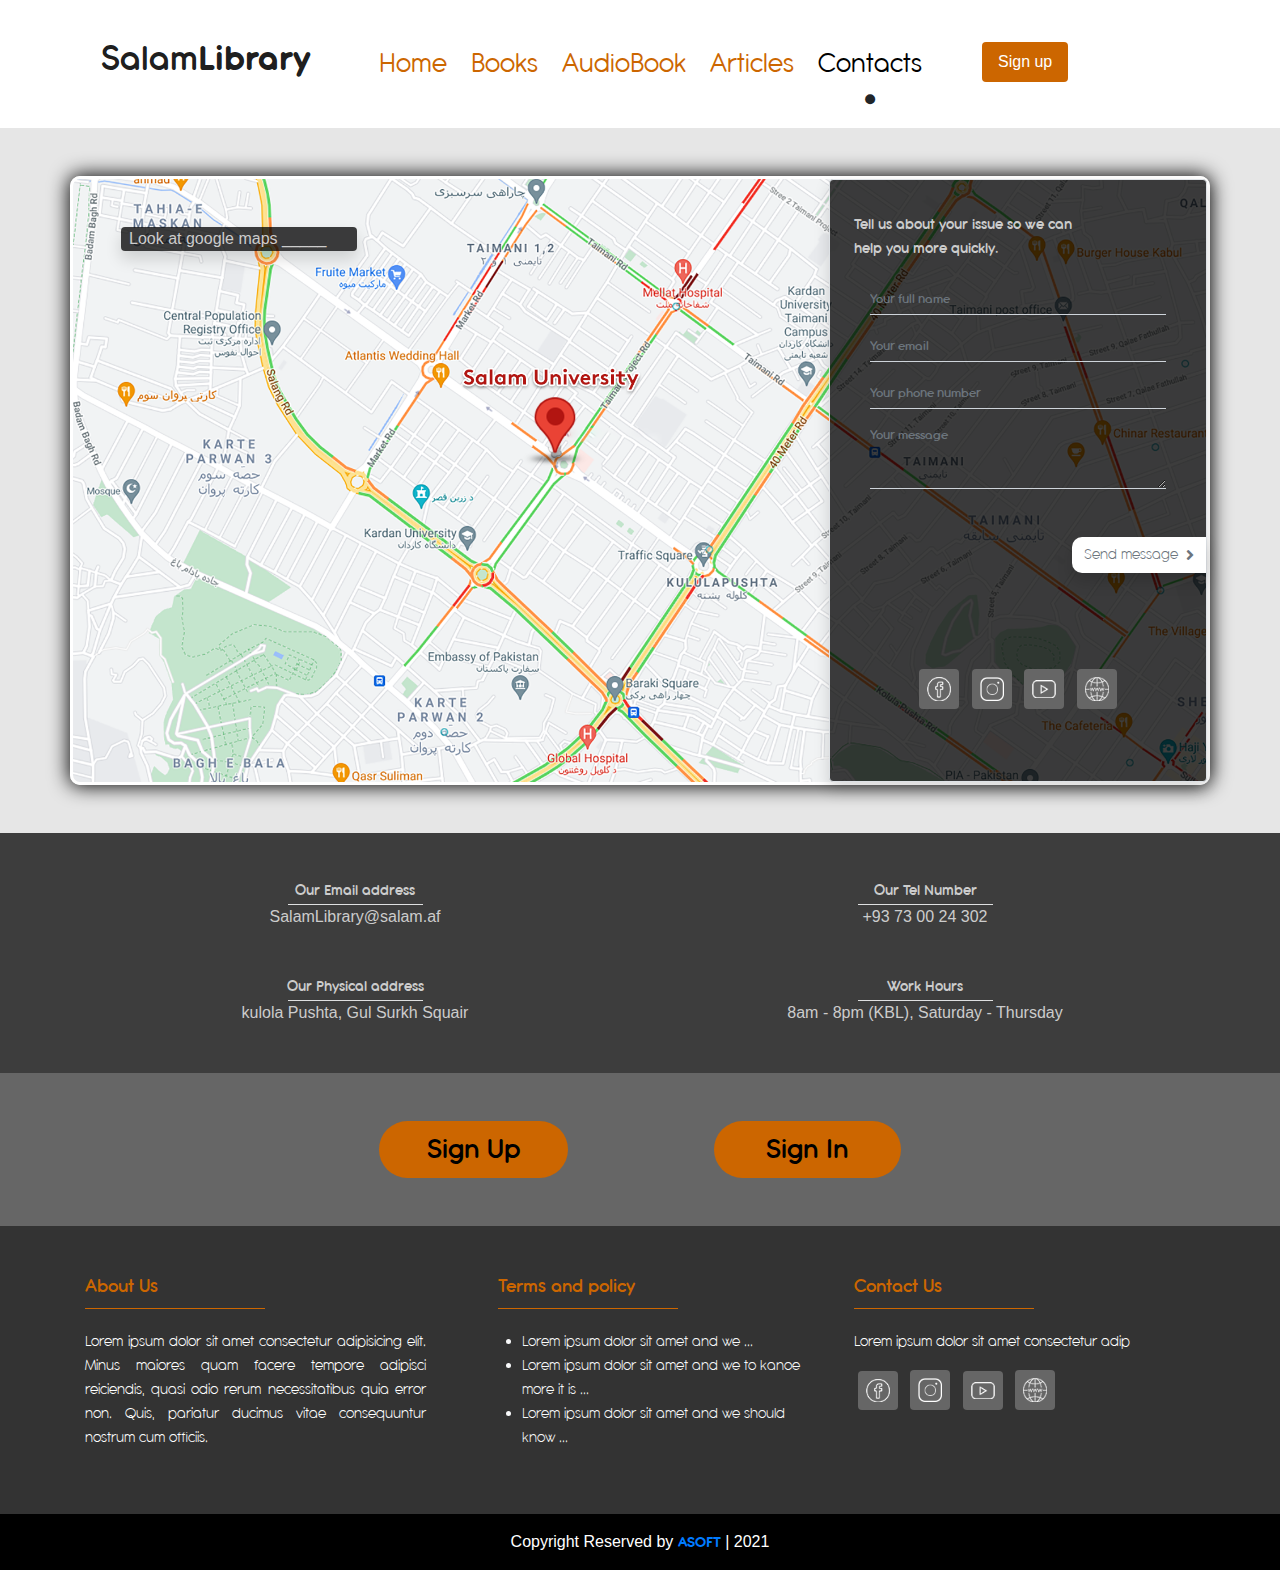
<file: contact.html>
<!DOCTYPE html>
<html lang="en">
  <head>
    <meta charset="UTF-8" />
    <meta name="viewport" content="width=device-width, initial-scale=1.0" />
    <title>Online Library</title>
    <link
      rel="stylesheet"
      href="https://cdn.jsdelivr.net/npm/bootstrap@4.3.1/dist/css/bootstrap.min.css"
      integrity="sha384-ggOyR0iXCbMQv3Xipma34MD+dH/1fQ784/j6cY/iJTQUOhcWr7x9JvoRxT2MZw1T"
      crossorigin="anonymous"
    />
    <script
      src="https://cdn.jsdelivr.net/npm/bootstrap@4.3.1/dist/js/bootstrap.min.js"
      integrity="sha384-JjSmVgyd0p3pXB1rRibZUAYoIIy6OrQ6VrjIEaFf/nJGzIxFDsf4x0xIM+B07jRM"
      crossorigin="anonymous"
    ></script>
    <link
      href="https://stackpath.bootstrapcdn.com/bootstrap/4.4.1/css/bootstrap.min.css"
    />
    <link rel="icon" href="images/Logo .png" />
    <link rel="stylesheet" href="css/style.css" />
    <link
      rel="stylesheet"
      href="css/fontawesome-free-5.11.2-web/css/all.min.css"
    />
    <link
      rel="stylesheet"
      href="css/bootstrap-4.3.1-dist/css/bootstrap.min.css"
    />
  </head>

  <body>
    <header>
      <div class="container">
        <nav class="navbar navbar-expand-lg navbar-light mt-3">
          <a
            class="navbar-brand pb-2 mb-4"
            style="font-size: 38px"
            href="./index.html"
            ><span class="An_Dm_bold">Salam</span
            ><span class="an_bold">Library</span></a
          >
          <button
            class="navbar-toggler"
            type="button"
            data-toggle="collapse"
            data-target="#navbarSupportedContent"
            aria-controls="navbarSupportedContent"
            aria-expanded="false"
            aria-label="Toggle navigation"
          >
            <span class="navbar-toggler-icon"></span>
          </button>
          <div
            class="collapse navbar-collapse ml-4 pl-3"
            id="navbarSupportedContent"
          >
            <ul class="navbar-nav">
              <li class="nav-item mx-1 text-center">
                <a
                  class="nav-link text--one An_trial pb-0"
                  style="font-size: 29px"
                  href="./index.html"
                  >Home</a
                >
              </li>
              <li class="nav-item mx-1 text-center">
                <a
                  class="nav-link text--one An_trial pb-0"
                  style="font-size: 29px"
                  href="./books.html"
                  >Books</a
                >
              </li>
              <li class="nav-item mx-1 text-center">
                <a
                  class="nav-link text--one pb-0 An_trial"
                  style="font-size: 29px"
                  href="audio.html"
                  >AudioBook
                </a>
              </li>
              <li class="nav-item mx-1 text-center">
                <a
                  class="nav-link text--one pb-0 An_trial"
                  href="./articles.html"
                  style="font-size: 29px; font-weight: 200"
                  >Articles</a
                >
              </li>
            
              <li class="nav-item mx-1 text-center">
                <a
                  class="nav-link text--five An_trial pb-0"
                  style="font-size: 29px"
                  href="./contact.html"
                  >Contacts</a
                >
                <small
                  ><small><span class="fa fa-circle"></span></small
                ></small>
              </li>
              <li class="nav-item text-center ml-lg-4 pl-lg-4">
                <a href="./sign.html"
                  ><button
                    class="btn btn-primary bg--one border-0 py-2 px-3 mt-2"
                  >
                    Sign up
                  </button></a
                >
              </li>
            </ul>
          </div>
        </nav>
      </div>
    </header>
    <section class="py-5 px-4 bg--eight">
      <div class="container bg--map">
        <div class="row">
          <div class="col-lg-3 col-md-6 col-sm-6 col-6 p-0 mb-5 pb-5">
            <div class="mt-5 mb-2 ml-lg-5 pb-5 mb-5">
              <a
                href="https://goo.gl/maps/W8QrcM8EbndZfaoF7"
                target="_blank"
                class="bg--opcity rounded shadow text--four nav-link py-0 pl-2"
                >Look at google maps _____</a
              >
            </div>
          </div>
          <div
            class="col-lg-4 mt-5 mt-lg-0 mt-md-0 ml-auto border shadow bg--opcity rounded shadow py-4 px-0"
          >
            <p class="p-2 pl-4 text--four An_Dm_bold">
              Tell us about your issue so we can <br />
              help you more quickly.
            </p>
            <div class="text--four">
              <form>
                <div class="form-group mx-3 px-4 An_Dm_bold">
                  <input
                    type="text"
                    class="form-control form-control-sm bg-transparent text-light border-top-0 border-right-0 border-left-0 rounded-0 p-0"
                    id="exampleInputEmail1"
                    aria-describedby="emailHelp"
                    placeholder="Your full name"
                  />
                </div>
                <div class="form-group mx-3 px-4 An_Dm_bold">
                  <input
                    type="email"
                    class="form-control form-control-sm bg-transparent text-light border-top-0 border-right-0 border-left-0 rounded-0 p-0"
                    id="exampleInputEmail1"
                    aria-describedby="emailHelp"
                    placeholder="Your email"
                  />
                </div>
                <div class="form-group mx-3 px-4 An_Dm_bold">
                  <input
                    required
                    type="tel"
                    pattern="0[1-9]{9}"
                    class="form-control form-control-sm bg-transparent text-light border-top-0 border-right-0 border-left-0 rounded-0 p-0"
                    id="exampleInputEmail1"
                    aria-describedby="emailHelp"
                    placeholder="Your phone number"
                  />
                </div>
                <div class="form-group mx-3 px-4 An_Dm_bold">
                  <textarea
                    class="form-control form-control-sm bg-transparent text-light border-top-0 border-right-0 border-left-0 rounded-0 p-0"
                    placeholder="Your message"
                    id="exampleFormControlTextarea1"
                    rows="3"
                  ></textarea>
                </div>
                <div
                  class="d-flex justify-content-between my-5 pb-5 align-items-center"
                >
                  <button
                    type="submit"
                    class="btn btn-primary ml-auto bg-white text-muted border-0 shadow rounded-0 mx-0 d-flex align-items-center An_light"
                    style="
                      border-top-left-radius: 10px !important;
                      border-bottom-left-radius: 10px !important;
                    "
                  >
                    Send message <i class="fa fa-angle-right pl-2"></i>
                  </button>
                </div>
              </form>
            </div>

            <div class="text-center my-5">
              <a href="#"
                ><img
                  src="Icons/facebook icon.png"
                  class="p-2 bg--six rounded mx-1"
                  width="40px"
                  alt=""
              /></a>
              <a href="#"
                ><img
                  src="Icons/instagram icon.png"
                  class="p-2 bg--six rounded mx-1"
                  width="40px"
                  alt=""
              /></a>
              <a href="#"
                ><img
                  src="Icons/youtube icon.png"
                  class="px-2 bg--six rounded mx-1"
                  style="padding-top: 11px; padding-bottom: 11px"
                  width="40px"
                  alt=""
              /></a>
              <a href="#"
                ><img
                  src="Icons/website icon.png"
                  class="p-2 bg--six rounded mx-1"
                  width="40px"
                  alt=""
              /></a>
            </div>
          </div>
        </div>
      </div>
    </section>

    <section class="bg--opcity pb-5">
      <div class="container">
        <div class="row py-5 text--four justify-content-center">
          <div
            class="col-lg-6 col-md-6 col-12 col-sm-6 mb-4 mb-lg-0 mb-md-0 text-center"
          >
            <h6 class="mb-0 An_Dm_bold">
              Our Email address
              <hr class="bg-light w-25 p-0 mb-0 mt-1" />
            </h6>
            <a href="#" class="nav-link p-0 text--four"
              >SalamLibrary@salam.af</a
            >
          </div>

          <div class="col-lg-6 col-md-6 col-12 col-sm-6 text-center">
            <h6 class="mb-0 An_Dm_bold">
              Our Tel Number
              <hr class="bg-light w-25 p-0 mb-0 mt-1" />
            </h6>
            <a href="#" class="nav-link p-0 text--four">+93 73 00 24 302</a>
          </div>
        </div>
        <div class="row text--four justify-content-center">
          <div
            class="col-lg-6 col-md-6 col-12 col-sm-6 mb-4 mb-lg-0 mb-md-0 text-center"
          >
            <h6 class="mb-0 An_Dm_bold">
              Our Physical address
              <hr class="bg-light w-25 p-0 mb-0 mt-1" />
            </h6>
            <a href="#" class="nav-link p-0 text--four"
              >kulola Pushta, Gul Surkh Squair</a
            >
          </div>

          <div class="col-lg-6 col-md-6 col-12 col-sm-6 text-center">
            <h6 class="mb-0 An_Dm_bold">
              Work Hours
              <hr class="bg-light w-25 p-0 mb-0 mt-1" />
            </h6>
            <p class="p-0 m-0 text--four">
              8am - 8pm (KBL), Saturday - Thursday
            </p>
          </div>
        </div>
      </div>
    </section>
    <section class="bg--six">
      <div class="container p-5">
        <div class="row mx-auto w-50 justify-content-between">
          <a href="./sign.html"
            ><button
              class="btn btn-danger bg--one border-0 text--five px-5 An_Dm_bold"
              style="border-radius: 30px; font-size: 30px"
            >
              Sign Up
            </button></a
          >
          <a href="./login.html">
            <button
              class="btn btn-danger bg--one border-0 text--five px-5 mt-3 mt-lg-0 An_Dm_bold"
              style="border-radius: 30px; font-size: 30px"
            >
              <span class="px-1">Sign In</span>
            </button></a
          >
        </div>
      </div>
    </section>
    <footer>
      <div class="bg--seven py-5">
        <div class="container">
          <div class="row">
            <div class="col-lg-4 pr-lg-4">
              <h5 class="text--one An_Dm_bold">About Us</h5>
              <span class="border--orange"></span>
              <p class="text-white text-justify An_light">
                Lorem ipsum dolor sit amet consectetur adipisicing elit. Minus
                maiores quam facere tempore adipisci reiciendis, quasi odio
                rerum necessitatibus quia error non. Quis, pariatur ducimus
                vitae consequuntur nostrum cum officiis.
              </p>
            </div>
            <div class="col-lg-4 pl-lg-5 pr-4">
              <h5 class="text--one An_Dm_bold">Terms and policy</h5>
              <span class="border--orange"></span>
              <ul class="text-light An_light pl-4">
                <li>Lorem ipsum dolor sit amet and we ...</li>
                <li>
                  Lorem ipsum dolor sit amet and we to kanoe more it is ...
                </li>
                <li>Lorem ipsum dolor sit amet and we should know ...</li>
              </ul>
            </div>
            <div class="col-lg-4 pl-lg-4">
              <h5 class="text--one An_Dm_bold">Contact Us</h5>
              <span class="border--orange"></span>
              <p class="text-white text-justify An_light">
                Lorem ipsum dolor sit amet consectetur adip
              </p>
              <div>
                <a href="#"
                  ><img
                    src="Icons/facebook icon.png"
                    class="p-2 bg--six rounded mx-1"
                    width="40px"
                    alt=""
                /></a>
                <a href="#"
                  ><img
                    src="Icons/instagram icon.png"
                    class="p-2 bg--six rounded mx-1"
                    width="40px"
                    alt=""
                /></a>
                <a href="#"
                  ><img
                    src="Icons/youtube icon.png"
                    class="px-2 bg--six rounded mx-1"
                    style="padding-top: 11px; padding-bottom: 11px"
                    width="40px"
                    alt=""
                /></a>
                <a href="#"
                  ><img
                    src="Icons/website icon.png"
                    class="p-2 bg--six rounded mx-1"
                    width="40px"
                    alt=""
                /></a>
              </div>
            </div>
          </div>
        </div>
      </div>
      <div class="bg--five p-3">
        <div class="container">
          <div class="row justify-content-center">
            <p class="mb-0 text-white">
              Copyright Reserved by
              <a href="#"><b class="an_bold">ASOFT</b></a> | 2021
            </p>
          </div>
        </div>
      </div>
    </footer>

    <script
      src="https://code.jquery.com/jquery-3.2.1.slim.min.js"
      integrity="sha384-KJ3o2DKtIkvYIK3UENzmM7KCkRr/rE9/Qpg6aAZGJwFDMVNA/GpGFF93hXpG5KkN"
      crossorigin="anonymous"
    ></script>
    <script
      src="https://cdnjs.cloudflare.com/ajax/libs/popper.js/1.12.9/umd/popper.min.js"
      integrity="sha384-ApNbgh9B+Y1QKtv3Rn7W3mgPxhU9K/ScQsAP7hUibX39j7fakFPskvXusvfa0b4Q"
      crossorigin="anonymous"
    ></script>
    <script
      src="https://maxcdn.bootstrapcdn.com/bootstrap/4.0.0/js/bootstrap.min.js"
      integrity="sha384-JZR6Spejh4U02d8jOt6vLEHfe/JQGiRRSQQxSfFWpi1MquVdAyjUar5+76PVCmYl"
      crossorigin="anonymous"
    ></script>

    <script src="https://cdnjs.cloudflare.com/ajax/libs/jquery/2.1.3/jquery.min.js"></script>
    <script src="css/bootstrap-4.3.1-dist/js/jquery.min.js"></script>
    <script src="css/bootstrap-4.3.1-dist/js/bootstrap.min.js"></script>
    <script src="css/bootstrap-4.3.1-dist/js/bootstrap.bundle.min.js"></script>
    <script src="css/bootstrap-4.3.1-dist/js/jquery.min.js"></script>
  </body>
</html>
</file>
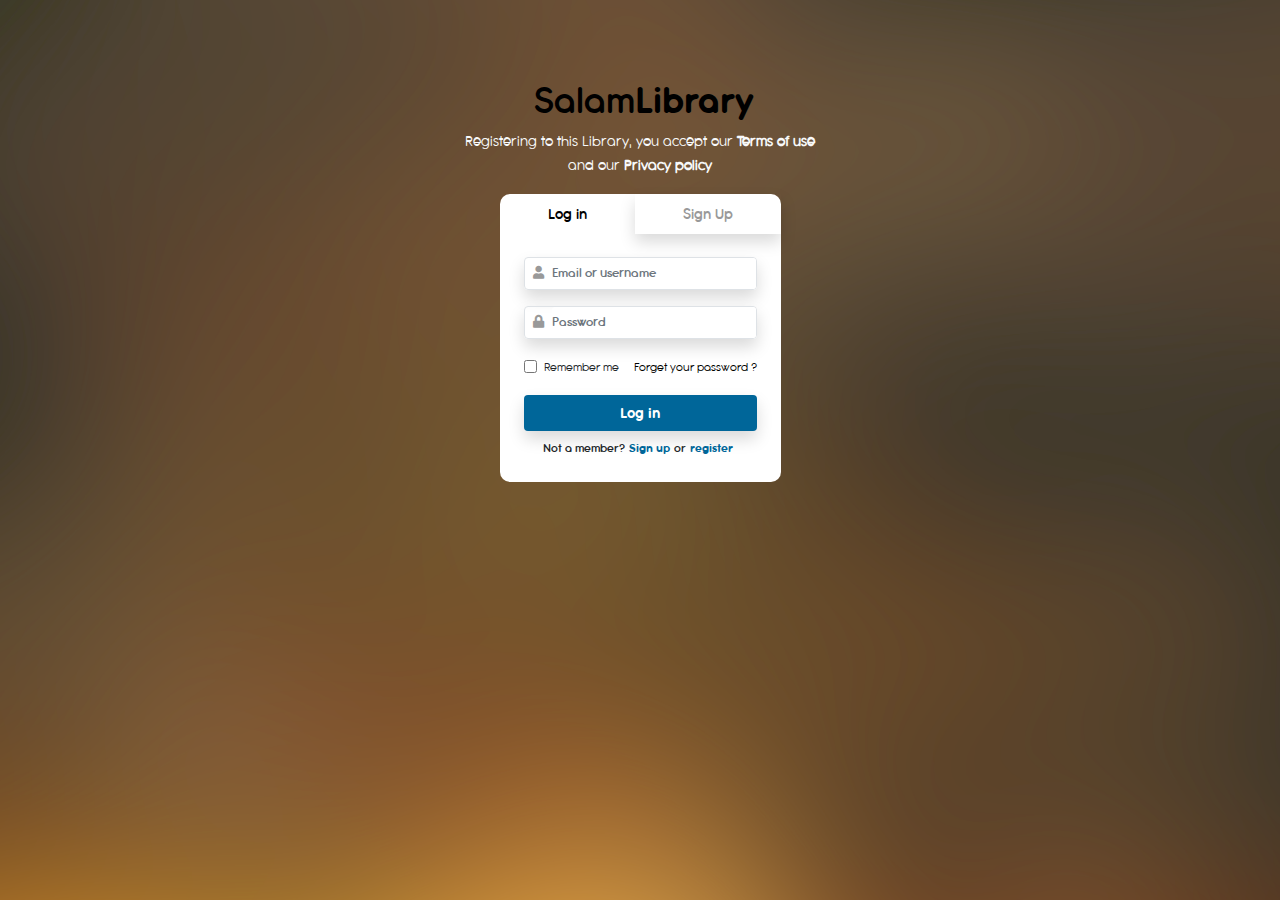
<file: login.html>
<!DOCTYPE html>
<html lang="en">
  <head>
    <meta charset="UTF-8" />
    <meta name="viewport" content="width=device-width, initial-scale=1.0" />
    <title>Online Library</title>
    <link
      rel="stylesheet"
      href="https://cdn.jsdelivr.net/npm/bootstrap@4.3.1/dist/css/bootstrap.min.css"
      integrity="sha384-ggOyR0iXCbMQv3Xipma34MD+dH/1fQ784/j6cY/iJTQUOhcWr7x9JvoRxT2MZw1T"
      crossorigin="anonymous"
    />
    <script
      src="https://cdn.jsdelivr.net/npm/bootstrap@4.3.1/dist/js/bootstrap.min.js"
      integrity="sha384-JjSmVgyd0p3pXB1rRibZUAYoIIy6OrQ6VrjIEaFf/nJGzIxFDsf4x0xIM+B07jRM"
      crossorigin="anonymous"
    ></script>
    <link
      href="https://stackpath.bootstrapcdn.com/bootstrap/4.4.1/css/bootstrap.min.css"
    />
    <link rel="icon" href="images/Logo .png" />
    <link rel="stylesheet" href="./css/style.css" />
    <link
      rel="stylesheet"
      href="css/fontawesome-free-5.11.2-web/css/all.min.css"
    />
    <link
      rel="stylesheet"
      href="./css/bootstrap-4.3.1-dist/css/bootstrap.min.css"
    />
  </head>

  <body>
    <section
      class=""
      style="
        height: 100vh;
        background: url(images/bg-login.jpg) fixed 50% 50%;
        background-size: cover;
      "
    >
      <div class="container">
        <div class="row justify-content-center text-center text-light">
          <div class="mt-lg-4 pt-lg-5 pt-2">
            <a
              class="navbar-brand text--five ml-2 mr-0 d-none d-lg-block"
              href="./index.html"
            >
              <h1 class="mb-0 pb-0 An_Dm_bold">
                Salam<span class="an_bold">Library</span>
              </h1>
            </a>
            <p class="mb-0 An_trial">
              Registering to this Library, you accept our
              <a href="#" class="text-light"><b>Terms of use</b> <br /> </a> and
              our <a href="#" class="text-light"><b>Privacy policy</b></a>
            </p>
          </div>
        </div>
        <div class="row justify-content-center mt-3">
          <div class="bg-white" style="border-radius: 10px">
            <ul
              class="nav nav-tabs border-0 justify-content-between An_Dm_bold"
              style="
                border-top-left-radius: 10px !important;
                border-top-right-radius: 10px !important;
              "
              id="myTab"
              role="tablist"
            >
              <li class="nav-item px-5 py-2">
                <a
                  class="nav-link p-0 border-0 active bg-transparent border-0 text--five"
                  href="./login.html"
                  role="tab"
                  aria-controls="home"
                  aria-selected="true"
                  >Log in</a
                >
              </li>
              <li class="nav-item shadow px-5 py-2">
                <a
                  class="nav-link p-0 border-0 text--three"
                  href="sign.html"
                  role="tab"
                  aria-controls="contact"
                  aria-selected="false"
                  >Sign Up</a
                >
              </li>
            </ul>
            <div class="px-4 mt-4">
              <form>
                <div
                  class="form-group d-flex border align-items-center rounded shadow An_Dm_bold"
                >
                  <small><i class="fa fa-user px-2 text--three"></i></small>
                  <input
                    type="email"
                    class="form-control form-control-sm border-0 px-0"
                    id="exampleInputEmail1"
                    aria-describedby="emailHelp"
                    placeholder="Email or username"
                  />
                </div>
                <div
                  class="form-group d-flex border align-items-center rounded shadow An_Dm_bold"
                >
                  <small><i class="fa fa-lock px-2 text--three"></i></small>
                  <input
                    type="password"
                    class="form-control form-control-sm border-0 px-0"
                    id="exampleInputEmail1"
                    aria-describedby="emailHelp"
                    placeholder="Password"
                  />
                </div>
                <div class="form-check justify-content-between d-flex An_trial">
                  <div>
                    <input
                      type="checkbox"
                      class="form-check-input"
                      id="exampleCheck1"
                    />
                    <label class="form-check-label" for="exampleCheck1"
                      ><small>Remember me</small></label
                    >
                  </div>
                  <div>
                    <a href="#" class="text--five nav-link p-0"
                      ><small>Forget your password ?</small></a
                    >
                  </div>
                </div>
                <button
                  class="btn btn-primary bg--two w-100 border-0 shadow mt-3 an_bold"
                >
                  <strong>Log in</strong>
                </button>
                <div class="text-center mt-2 mb-4">
                  <p
                    class="m-0 p-0 d-flex align-items-center justify-content-center An_Dm_bold"
                  >
                    <small>Not a member?</small>
                    <a
                      href="./sign.html"
                      class="text--two nav-link p-0 mx-1 small an_bold"
                    >
                      <b>Sign up</b></a
                    >
                    <small>or</small>
                    <a
                      href="./login.html"
                      class="text--two nav-link mx-1 p-0 small an_bold"
                      ><b>register</b></a
                    >
                  </p>
                </div>
              </form>
            </div>
          </div>
        </div>
      </div>
    </section>

    <script
      src="https://code.jquery.com/jquery-3.2.1.slim.min.js"
      integrity="sha384-KJ3o2DKtIkvYIK3UENzmM7KCkRr/rE9/Qpg6aAZGJwFDMVNA/GpGFF93hXpG5KkN"
      crossorigin="anonymous"
    ></script>
    <script
      src="https://cdnjs.cloudflare.com/ajax/libs/popper.js/1.12.9/umd/popper.min.js"
      integrity="sha384-ApNbgh9B+Y1QKtv3Rn7W3mgPxhU9K/ScQsAP7hUibX39j7fakFPskvXusvfa0b4Q"
      crossorigin="anonymous"
    ></script>
    <script
      src="https://maxcdn.bootstrapcdn.com/bootstrap/4.0.0/js/bootstrap.min.js"
      integrity="sha384-JZR6Spejh4U02d8jOt6vLEHfe/JQGiRRSQQxSfFWpi1MquVdAyjUar5+76PVCmYl"
      crossorigin="anonymous"
    ></script>

    <script src="https://cdnjs.cloudflare.com/ajax/libs/jquery/2.1.3/jquery.min.js"></script>
    <script src="css/bootstrap-4.3.1-dist/js/jquery.min.js"></script>
    <script src="css/bootstrap-4.3.1-dist/js/bootstrap.min.js"></script>
    <script src="css/bootstrap-4.3.1-dist/js/bootstrap.bundle.min.js"></script>
    <script src="css/bootstrap-4.3.1-dist/js/jquery.min.js"></script>
  </body>
</html>
</file>
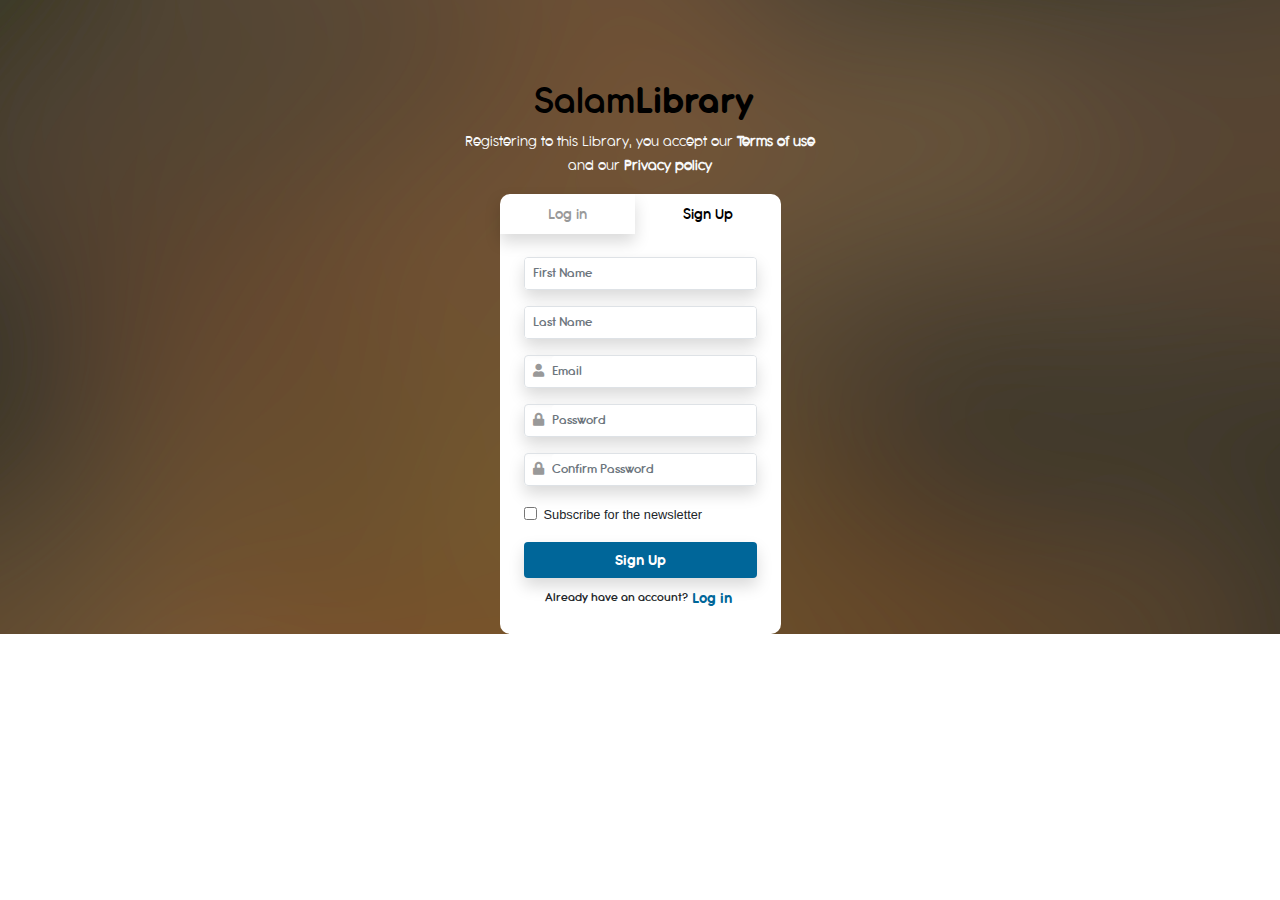
<file: sign.html>
<!DOCTYPE html>
<html lang="en">

<head>
    <meta charset="UTF-8">
    <meta name="viewport" content="width=device-width, initial-scale=1.0">
    <title>Online Library </title>
    <link rel="stylesheet" href="https://cdn.jsdelivr.net/npm/bootstrap@4.3.1/dist/css/bootstrap.min.css" integrity="sha384-ggOyR0iXCbMQv3Xipma34MD+dH/1fQ784/j6cY/iJTQUOhcWr7x9JvoRxT2MZw1T" crossorigin="anonymous">
<script src="https://cdn.jsdelivr.net/npm/bootstrap@4.3.1/dist/js/bootstrap.min.js" integrity="sha384-JjSmVgyd0p3pXB1rRibZUAYoIIy6OrQ6VrjIEaFf/nJGzIxFDsf4x0xIM+B07jRM" crossorigin="anonymous"></script>
    <link href='https://stackpath.bootstrapcdn.com/bootstrap/4.4.1/css/bootstrap.min.css'>
    <link rel="icon" href="images/Logo .png">
    <link rel="stylesheet" href="css/style.css">
    <link rel="stylesheet" href="css/fontawesome-free-5.11.2-web/css/all.min.css">
    <link rel="stylesheet" href="css/bootstrap-4.3.1-dist/css/bootstrap.min.css">
</head>

<body>

    <section class="" style=" background: url(images/bg-login.jpg)  fixed 50% 50%  ; background-size: cover;">

        <div class="container">
            <div class="row justify-content-center text-center text-light">
                <div class="mt-lg-4 pt-lg-5 pt-2 ">
                    <a class="navbar-brand  text--five ml-2 mr-0 d-none d-lg-block " href="./index.html">
                        <h1 class="mb-0 pb-0 An_Dm_bold">Salam<span class="an_bold">Library</span></h1>
                    </a>
                    <p class="mb-0 An_trial">Registering to this Library, you accept our <a href="#" class="text-light "><b>Terms of use</b>  <br> </a> and our <a href="#" class="text-light"><b>Privacy policy</b></a></p>
                </div>
            </div>
            <div class="row justify-content-center mt-3">
                <div class="bg-white " style=" border-radius: 10px;">
                    <ul class="nav nav-tabs border-0  justify-content-between An_Dm_bold " style="  border-top-left-radius: 10px!important;
                    border-top-right-radius: 10px !important; " id="myTab" role="tablist">
                        <li class="nav-item  px-5  py-2  shadow ">
                            <a class=" nav-link p-0 border-0  text--three   " href="./login.html" role="tab" aria-controls="home" aria-selected="true">Log in</a>
                        </li>

                        <li class="nav-item   px-5  py-2">
                            <a class="nav-link p-0   active  bg-transparent border-0 text--five " href="sign.html" role="tab" aria-controls="contact" aria-selected="false">Sign Up</a>
                        </li>
                    </ul>
                    <div class=" px-4 mt-4">
                        <form>
                            <div class="form-group d-flex border align-items-center rounded shadow An_Dm_bold">
                                <input type="text" class="form-control form-control-sm border-0 px-2" id="exampleInputEmail1" aria-describedby="emailHelp" placeholder="First Name">
                            </div>
                            <div class="form-group d-flex border align-items-center rounded shadow An_Dm_bold">
                                <input type="text" class="form-control form-control-sm border-0 px-2" id="exampleInputEmail1" aria-describedby="emailHelp" placeholder="Last Name">
                            </div>
                            <div class="form-group d-flex border align-items-center rounded shadow An_Dm_bold">
                                <small><i class="fa fa-user px-2 text--three"></i></small>
                                <input type="text" class="form-control form-control-sm border-0 px-0" id="exampleInputEmail1" aria-describedby="emailHelp" placeholder="Email">
                            </div>
                            <div class="form-group d-flex border align-items-center rounded shadow An_Dm_bold">
                                <small><i class="fa fa-lock px-2 text--three"></i></small>
                                <input type="password" class="form-control form-control-sm border-0 px-0" id="exampleInputEmail1" aria-describedby="emailHelp" placeholder="Password">
                            </div>
                            <div class="form-group d-flex border align-items-center rounded shadow An_Dm_bold">
                                <small><i class="fa fa-lock px-2 text--three"></i></small>
                                <input type="password" class="form-control form-control-sm border-0 px-0" id="exampleInputEmail1" aria-describedby="emailHelp" placeholder="Confirm Password">
                            </div>
                            <div class="form-check justify-content-between d-flex ">

                                <input type="checkbox" class="form-check-input An_Dm_bold" id="exampleCheck1">
                                <label class="form-check-label" for="exampleCheck1"><small>Subscribe for the newsletter</small></label>
                            </div>

                            <button class="btn btn-primary bg--two w-100 border-0 shadow mt-3 an_bold "><strong>Sign Up</strong></button>
                            <div class="text-center  mt-2 mb-4">
                                <p class="m-0 p-0 d-flex align-items-center justify-content-center An_Dm_bold "><small>Already have an account?</small>
                                    <a href="./login.html" class="text--two nav-link  p-0 mx-1  an_bold"><b>Log in</b></a>
                                </p>
                            </div>
                        </form>
                    </div>
                </div>
            </div>
        </div>

    </section>









    <script src="https://code.jquery.com/jquery-3.2.1.slim.min.js" integrity="sha384-KJ3o2DKtIkvYIK3UENzmM7KCkRr/rE9/Qpg6aAZGJwFDMVNA/GpGFF93hXpG5KkN" crossorigin="anonymous"></script>
    <script src="https://cdnjs.cloudflare.com/ajax/libs/popper.js/1.12.9/umd/popper.min.js" integrity="sha384-ApNbgh9B+Y1QKtv3Rn7W3mgPxhU9K/ScQsAP7hUibX39j7fakFPskvXusvfa0b4Q" crossorigin="anonymous"></script>
    <script src="https://maxcdn.bootstrapcdn.com/bootstrap/4.0.0/js/bootstrap.min.js" integrity="sha384-JZR6Spejh4U02d8jOt6vLEHfe/JQGiRRSQQxSfFWpi1MquVdAyjUar5+76PVCmYl" crossorigin="anonymous"></script>

    <script src='https://cdnjs.cloudflare.com/ajax/libs/jquery/2.1.3/jquery.min.js'></script>
    <script src="css/bootstrap-4.3.1-dist/js/jquery.min.js"></script>
    <script src="css/bootstrap-4.3.1-dist/js/bootstrap.min.js"></script>
    <script src="css/bootstrap-4.3.1-dist/js/bootstrap.bundle.min.js"></script>
    <script src="css/bootstrap-4.3.1-dist/js/jquery.min.js"></script>
</body>

</html>
</file>
<file: css/style.css>
html,
                body {
                    height: 100%;
                }
                
                @font-face {
                    font-family: An_bold;
                    src: url(/fonts/AntipastoPro-Bold_trial.ttf);
                }
                
                .an_bold {
                    font-family: An_bold !important;
                }
                
                @font-face {
                    font-family: An_Dm_bold;
                    src: url(/fonts/AntipastoPro-DemiBold_trial.ttf);
                }
                
                .An_Dm_bold {
                    font-family: An_Dm_bold !important;
                }
                
                @font-face {
                    font-family: An_Ex_bold;
                    src: url(/fonts/AntipastoPro-ExtraBold_trial.ttf);
                }
                
                @font-face {
                    font-family: An_Ex_light;
                    src: url(/fonts/AntipastoPro-Extralight_trial.ttf);
                }
                
                @font-face {
                    font-family: An_light;
                    src: url(/fonts/AntipastoPro-Light_trial.ttf);
                }
                
                .An_light {
                    font-family: An_light !important;
                }
                
                @font-face {
                    font-family: An_medium;
                    src: url(/fonts//AntipastoPro-Medium_trial.ttf);
                }
                
                @font-face {
                    font-family: An_thin;
                    src: url(/fonts/AntipastoPro-Thin_trial\ 2.ttf);
                }
                
                @font-face {
                    font-family: An_trial;
                    src: url(/fonts/AntipastoPro_trial.ttf);
                }
                
                .An_trial {
                    font-family: An_trial !important;
                }
                
                .bg--one {
                    background: #cc6600 !important;
                }
                
                .text--one {
                    color: #cc6600 !important;
                }
                
                .bg--two {
                    background: #006699 !important;
                }
                
                .bg--two--hover:hover {
                    background: #006699 !important;
                    color: white !important;
                }
                
                .text--two {
                    color: #006699 !important;
                }
                
                .bg--three {
                    background: #999999 !important;
                }
                
                .text--three {
                    color: #999999 !important;
                }
                
                .bg--four {
                    background: #cccccc !important;
                }
                
                .text--four {
                    color: #cccccc !important;
                }
                
                .bg--five {
                    background: #000000 !important;
                }
                
                .text--five {
                    color: #000000 !important;
                }
                
                .bg--six {
                    background: #666666 !important;
                }
                
                .text--six {
                    color: #666666 !important;
                }
                
                .bg--seven {
                    background: #333333 !important;
                }
                
                .text--seven {
                    color: #333333 !important;
                }
                
                .bg--eight {
                    background-color: #e6e6e6 !important;
                }
                
                .bg--opcity {
                    background-color: #000000c2 !important;
                }
                
                .red:hover {
                    color: red !important;
                    cursor: pointer;
                }
                
                .orange:hover {
                    color: orange !important;
                    cursor: pointer;
                }
                
                .yellow:hover {
                    color: yellow !important;
                    cursor: pointer;
                }
                
                .yellowgreen:hover {
                    color: yellowgreen !important;
                    cursor: pointer;
                }
                
                .green:hover {
                    color: green !important;
                    cursor: pointer;
                }
                
                .bg {
                    background-image: linear-gradient( to right, #cccccc 50%, transparent 80%), url(/images/library.jpg);
                    background-size: cover;
                    position: center center;
                    background-repeat: no-repeat;
                    border-radius: 25px;
                }
                
                .bg--map {
                    background-image: url(/images/Map.png);
                    background-size: cover;
                    position: center center;
                    background-repeat: no-repeat;
                    border-radius: 10px;
                    border: 3px solid white;
                    box-shadow: 0px 0px 20px 1px #000000;
                }
                
                .product-img-hover {
                    position: absolute;
                    top: 10px;
                    left: 10px;
                    right: 10px;
                    bottom: 10px;
                    display: flex;
                    align-items: center;
                    justify-content: center;
                    background: rgba(73, 73, 73, 0.6);
                    opacity: 0;
                    transition: all 0.2s ease-in-out;
                    -moz-transition: all 0.2s ease-in-out;
                    -webkit-transition: all 0.2s ease-in-out;
                    -o-transition: all 0.2s ease-in-out;
                    -webkit-transform: scale(0.8);
                    transform: scale(0.8);
                }
                
                .product-img-hover li a {
                    display: inline-block;
                    color: rgb(182, 0, 0);
                    width: 40px;
                    height: 40px;
                    font-size: 18px;
                    line-height: 40px;
                    border-radius: 100%;
                    text-align: center;
                    -webkit-transform: translateY(0);
                    transform: translateY(0);
                    -webkit-backface-visibility: hidden;
                    backface-visibility: hidden;
                    transition: all 0.3s ease-in-out;
                    -moz-transition: all 0.3s ease-in-out;
                    -webkit-transition: all 0.3s ease-in-out;
                    -o-transition: all 0.3s ease-in-out;
                }
                
                .product-img-hover:hover li a:hover {
                    -webkit-transform: translateY(4px);
                    transform: translateY(4px);
                }
                
                .product-item:hover .product-img-hover {
                    opacity: 2;
                    border-radius: 20px;
                    -webkit-transform: scale(1);
                    transform: scale(1);
                    top: 0px;
                    left: 0px;
                    right: 0px;
                    bottom: 0px;
                }
                
                .btn--outline--primary {
                    border: 1.5px solid #cc6600 !important;
                    color: #cc6600 !important;
                    border-radius: 8px !important;
                    background: white !important;
                }
                
                .btn--outline--primary:hover {
                    color: white !important;
                    border-radius: 8px !important;
                    background-color: #cc6600 !important;
                }
                
                .btn--outline--secondary {
                    border: 1.5px solid #006699 !important;
                    color: #006699 !important;
                    border-radius: 8px !important;
                    background: white !important;
                }
                
                .btn--outline--secondary:hover {
                    color: white !important;
                    border-radius: 8px !important;
                    background-color: #006699 !important;
                }
                
                .border--orange {
                    border-top: 1px solid #cc6600 !important;
                    padding-left: 90px;
                    padding-right: 90px;
                }
                
                .bg-hover:hover {
                    background-color: #cccccc !important;
                    cursor: pointer;
                }
                
                .team-img-hover {
                    position: absolute;
                    top: 10px;
                    border-radius: 200px;
                    display: flex;
                    align-items: center;
                    justify-content: center;
                    background: rgba(255, 255, 255, 0.329);
                    opacity: 0;
                    transition: all 0.2s ease-in-out;
                    -moz-transition: all 0.2s ease-in-out;
                    -webkit-transition: all 0.2s ease-in-out;
                    -o-transition: all 0.2s ease-in-out;
                    -webkit-transform: scale(0.8);
                    transform: scale(0.8);
                }
                
                .team-item:hover .team-img-hover {
                    opacity: 1;
                    -webkit-transform: scale(1);
                    transform: scale(1);
                    top: 0px;
                    left: 0px;
                    right: 0px;
                    bottom: 0px;
                }
</file>
